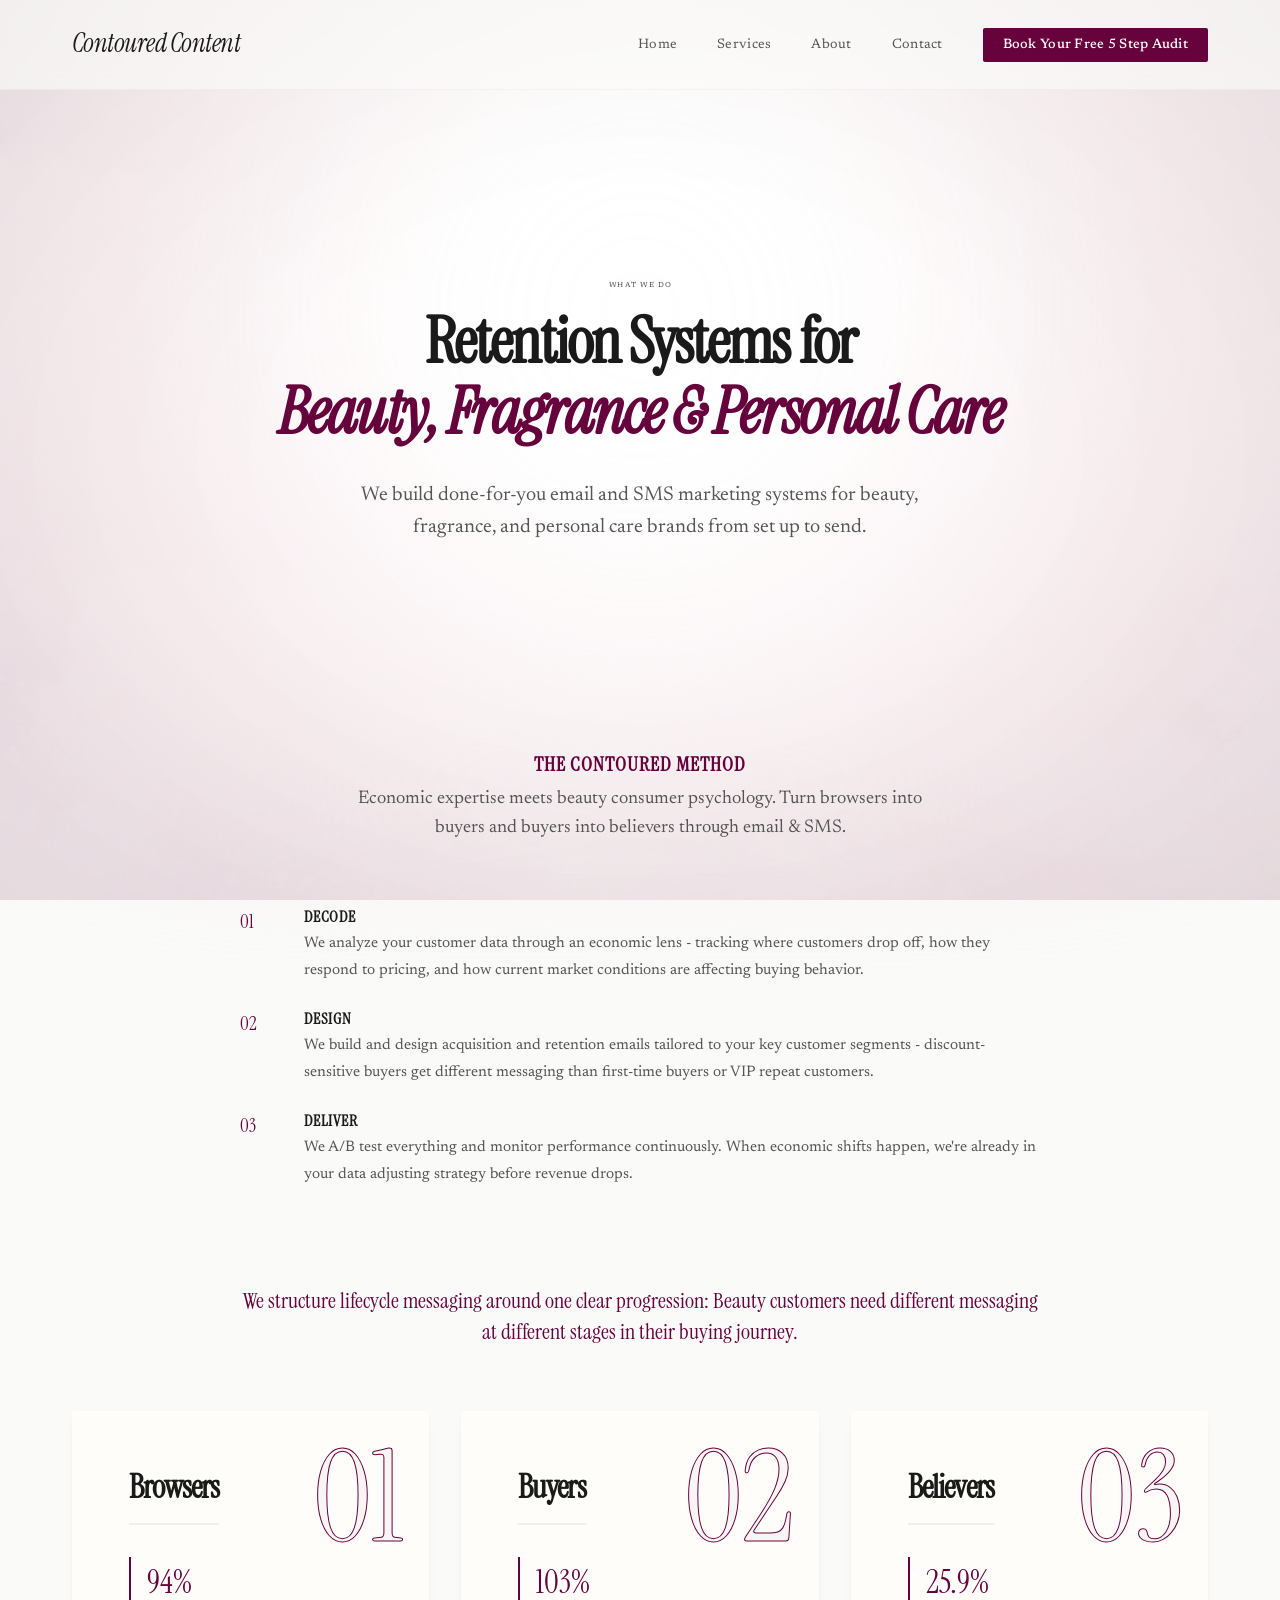
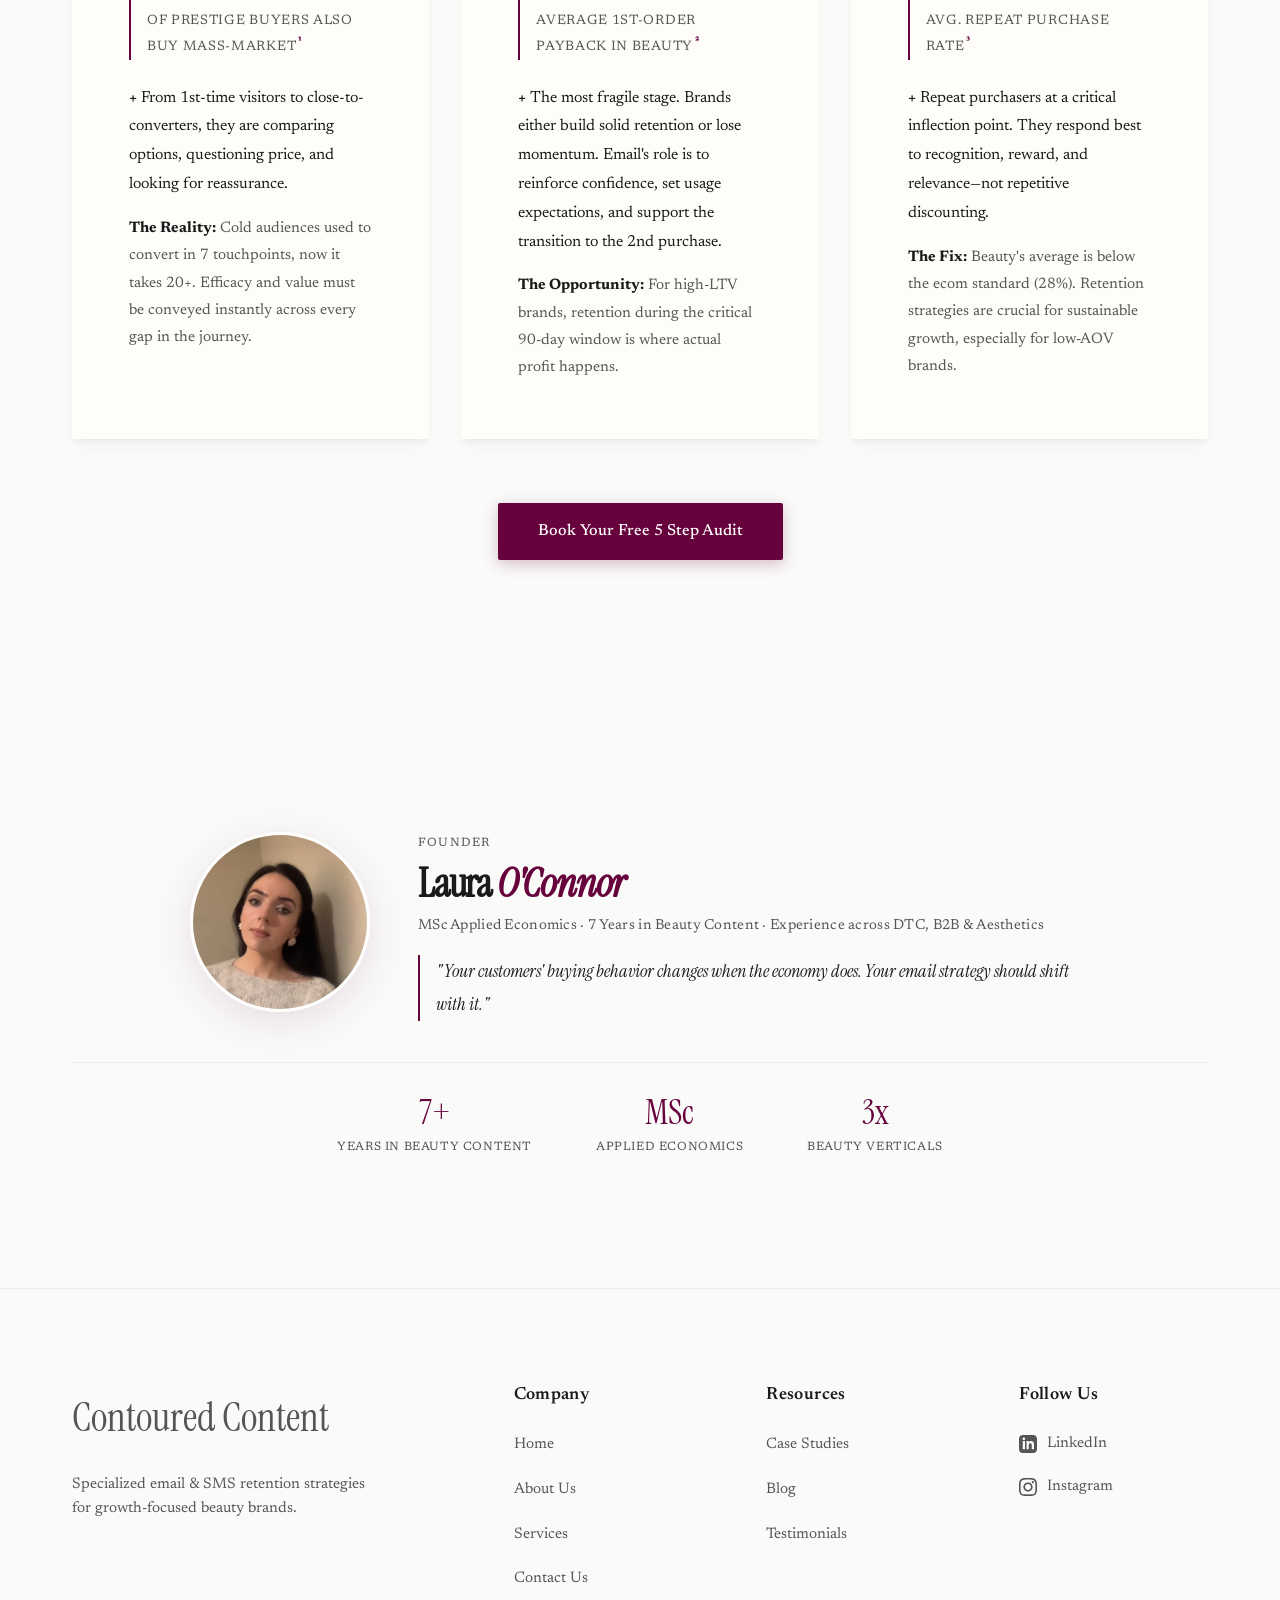
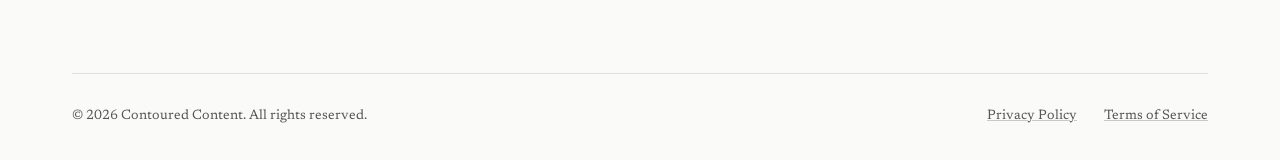
<file: about.html>
<!DOCTYPE html>
<html lang="en">

<head>
    <meta charset="UTF-8">
    <meta name="viewport" content="width=device-width, initial-scale=1.0">
    <title>About | Laura O'Connor | Contoured Content</title>
    <meta name="description"
        content="Meet Laura O'Connor, Founder of Contoured Content. MSc Applied Economics meets 7 years of beauty expertise.">

    <!-- Open Graph / Social Sharing -->
    <meta property="og:type" content="profile">
    <meta property="og:url" content="https://contouredcontent.com/about.html">
    <meta property="og:title" content="About | Laura O'Connor | Contoured Content">
    <meta property="og:description"
        content="Meet Laura O'Connor, Founder of Contoured Content. MSc Applied Economics meets 7 years of beauty expertise.">
    <meta property="og:image" content="https://contouredcontent.com/assets/og-image.png">

    <!-- Twitter Card -->
    <meta name="twitter:card" content="summary_large_image">
    <meta name="twitter:title" content="About | Laura O'Connor">
    <meta name="twitter:description" content="Founder of Contoured Content with MSc Applied Economics.">

    <!-- AI Engine Optimization Structured Data -->
    <script type="application/ld+json">
    {
        "@context": "https://schema.org",
        "@type": "Person",
        "@id": "https://contouredcontent.com/#lauraoconnor",
        "name": "Laura O'Connor",
        "jobTitle": "Founder",
        "worksFor": {
            "@type": "Organization",
            "@id": "https://contouredcontent.com/#organization",
            "name": "Contoured Content"
        },
        "alumniOf": {
            "@type": "EducationalOrganization",
            "name": "University College Dublin",
            "department": "MSc Applied Economics"
        },
        "description": "MSc Applied Economics, 7 Years in Beauty Content. Specialized in beauty brand retention strategy.",
        "knowsAbout": ["Email Marketing", "SMS Marketing", "Economics", "Beauty Industry", "Consumer Psychology", "Retention Strategy"],
        "sameAs": [
            "https://www.linkedin.com/in/laura-o-connor/"
        ]
    }
    </script>

    <!-- Design System Typography -->
    <link rel="preconnect" href="https://fonts.googleapis.com">
    <link rel="preconnect" href="https://fonts.gstatic.com" crossorigin>
    <link
        href="https://fonts.googleapis.com/css2?family=Instrument+Serif:ital@0;1&family=Newsreader:ital,opsz,wght@0,6..72,200..800;1,6..72,200..800&display=swap"
        rel="stylesheet">

    <link rel="stylesheet" href="styles.css">
</head>

<body>
    <!-- Skip Link for Keyboard Accessibility -->
    <a href="#about-hero" class="skip-link">Skip to main content</a>

    <!-- HEADER -->
    <header class="main-header" style="width: 100%;">
        <nav class="main-nav">
            <div class="container nav-container">
                <a href="index.html" class="nav-logo">Contoured Content</a>
                <ul class="nav-links">
                    <li><a href="index.html">Home</a></li>
                    <li><a href="services.html">Services</a></li>
                    <li><a href="about.html" class="active">About</a></li>
                    <li><a href="contact.html">Contact</a></li>
                    <li><a href="https://calendly.com/laura-ire/30min" target="_blank" class="nav-cta">Book Your Free 5
                            Step
                            Audit</a></li>
                </ul>
                <div class="nav-hamburger" onclick="toggleMobileMenu()">
                    <span></span><span></span><span></span>
                </div>
            </div>
        </nav>
        <div class="nav-overlay" onclick="toggleMobileMenu()"></div>
    </header>

    <main>
        <section class="about-hero" id="about-hero"
            style="position: relative; min-height: 80vh; display: flex; align-items: center; justify-content: center; padding-top: 100px; text-align: center;">
            <div class="hero-text-bg"></div>
            <div class="container" style="position: relative; z-index: 2;">
                <span class="hero-label reveal">What We Do</span>
                <h1 class="reveal" style="max-width: 900px; margin: 0 auto; font-size: 4rem; line-height: 1.1;">
                    Retention
                    Systems for <br><span class="editorial-italic text-accent">Beauty, Fragrance & Personal Care</span>
                </h1>
                <p class="reveal"
                    style="max-width: 600px; margin: 2rem auto 0; color: var(--color-text-muted); font-size: 1.25rem; line-height: 1.6;">
                    We build done-for-you email and SMS marketing systems for beauty, fragrance, and personal care
                    brands
                    from set up to send.
                </p>
            </div>
            </div>
        </section>
        <!-- THE CONTOURED METHOD -->
        <section class="method-section" style="padding-top: 2rem;">
            <div class="container">
                <div class="method-header reveal">
                    <h2 class="editorial-subhead"
                        style="margin-bottom: 0.5rem; font-size: 1.25rem; color: var(--color-accent); letter-spacing: 0.05em; text-align: center;">
                        The Contoured Method</h2>
                    <p
                        style="text-align: center; color: var(--color-text-muted); margin-bottom: 4rem; max-width: 600px; margin-left: auto; margin-right: auto; font-size: 1.15rem; line-height: 1.6;">
                        Economic expertise meets beauty consumer psychology. Turn browsers into buyers and buyers
                        into
                        believers through email & SMS.</p>
                </div>

                <div class="process-list reveal" style="max-width: 800px; margin: 0 auto 6rem;">
                    <div class="process-item">
                        <span class="process-number purple">01</span>
                        <div class="process-text">
                            <h3 class="editorial-subhead">Decode</h3>
                            <p>We analyze your customer data through an economic lens - tracking where customers
                                drop off, how they respond to pricing, and how current market conditions are
                                affecting buying behavior.</p>
                        </div>
                    </div>

                    <div class="process-item">
                        <span class="process-number purple">02</span>
                        <div class="process-text">
                            <h3 class="editorial-subhead">Design</h3>
                            <p>We build and design acquisition and retention emails tailored to your key customer
                                segments - discount-sensitive buyers get different messaging than first-time buyers
                                or VIP repeat customers.</p>
                        </div>
                    </div>

                    <div class="process-item">
                        <span class="process-number purple">03</span>
                        <div class="process-text">
                            <h3 class="editorial-subhead">Deliver</h3>
                            <p>We A/B test everything and monitor performance continuously. When economic shifts
                                happen, we're already in your data adjusting strategy before revenue drops.</p>
                        </div>
                    </div>
                </div>

                <!-- BROWSERS / BUYERS / BELIEVERS -->
                <div class="reveal" style="text-align: center; margin-bottom: 4rem;">
                    <p
                        style="font-size: 1.4rem; font-family: var(--font-heading); color: var(--color-accent); max-width: 800px; margin: 0 auto; line-height: 1.4;">
                        We structure lifecycle messaging around one clear progression: Beauty customers need
                        different
                        messaging at different stages in their buying journey.
                    </p>
                </div>

                <div class="bbb-grid reveal">
                    <!-- Browsers -->
                    <div class="bbb-card">
                        <div class="bbb-number">01</div>
                        <div class="bbb-content">
                            <h3 class="bbb-title">Browsers</h3>
                            <div
                                style="margin-bottom: 1.5rem; border-left: 2px solid var(--color-accent); padding-left: 1rem;">
                                <span
                                    style="font-size: 2rem; font-family: var(--font-heading); color: var(--color-accent); display: block;">94%</span>
                                <span
                                    style="font-size: 0.85rem; color: var(--color-text-muted); text-transform: uppercase; letter-spacing: 0.05em;">of
                                    prestige buyers also buy mass-market<sup class="footnote-marker"><span
                                            class="footnote-box">Mckinsey</span>¹</sup></span>
                            </div>
                            <p style="margin-bottom: 1rem;"><strong>+</strong> From 1st-time visitors to
                                close-to-converters, they are comparing options, questioning price, and looking for
                                reassurance.</p>
                            <p style="font-size: 0.95rem; color: var(--color-text-muted);"><strong
                                    style="color: var(--color-text-main);">The Reality:</strong> Cold audiences used
                                to
                                convert in 7 touchpoints, now it takes 20+. Efficacy and value must be conveyed
                                instantly
                                across every gap in the journey.</p>
                        </div>
                    </div>

                    <!-- Buyers -->
                    <div class="bbb-card">
                        <div class="bbb-number">02</div>
                        <div class="bbb-content">
                            <h3 class="bbb-title">Buyers</h3>
                            <div
                                style="margin-bottom: 1.5rem; border-left: 2px solid var(--color-accent); padding-left: 1rem;">
                                <span
                                    style="font-size: 2rem; font-family: var(--font-heading); color: var(--color-accent); display: block;">103%</span>
                                <span
                                    style="font-size: 0.85rem; color: var(--color-text-muted); text-transform: uppercase; letter-spacing: 0.05em;">Average
                                    1st-order payback in beauty<sup class="footnote-marker"><span
                                            class="footnote-box">Klaviyo Benchmarks</span>²</sup></span>
                            </div>
                            <p style="margin-bottom: 1rem;"><strong>+</strong> The most fragile stage. Brands either
                                build
                                solid retention or lose momentum. Email's role is to reinforce confidence, set usage
                                expectations, and support the transition to the 2nd purchase.</p>
                            <p style="font-size: 0.95rem; color: var(--color-text-muted);"><strong
                                    style="color: var(--color-text-main);">The Opportunity:</strong> For high-LTV
                                brands,
                                retention during the critical 90-day window is where actual profit happens.</p>
                        </div>
                    </div>

                    <!-- Believers -->
                    <div class="bbb-card">
                        <div class="bbb-number">03</div>
                        <div class="bbb-content">
                            <h3 class="bbb-title">Believers</h3>
                            <div
                                style="margin-bottom: 1.5rem; border-left: 2px solid var(--color-accent); padding-left: 1rem;">
                                <span
                                    style="font-size: 2rem; font-family: var(--font-heading); color: var(--color-accent); display: block;">25.9%</span>
                                <span
                                    style="font-size: 0.85rem; color: var(--color-text-muted); text-transform: uppercase; letter-spacing: 0.05em;">Avg.
                                    Repeat Purchase Rate<sup class="footnote-marker"><span
                                            class="footnote-box">Omnisend</span>³</sup></span>
                            </div>
                            <p style="margin-bottom: 1rem;"><strong>+</strong> Repeat purchasers at a critical
                                inflection
                                point. They respond best to recognition, reward, and relevance—not repetitive
                                discounting.
                            </p>
                            <p style="font-size: 0.95rem; color: var(--color-text-muted);"><strong
                                    style="color: var(--color-text-main);">The Fix:</strong> Beauty's average is
                                below
                                the
                                ecom standard (28%). Retention strategies are crucial for sustainable growth,
                                especially
                                for
                                low-AOV brands.</p>
                        </div>
                    </div>
                </div>

                <div style="text-align: center; margin-top: 4rem; margin-bottom: 3rem;">
                    <a href="https://calendly.com/laura-ire/30min" target="_blank" class="btn-primary">Book Your
                        Free 5
                        Step
                        Audit</a>
                </div>

            </div>
        </section>

        <!-- ABOUT SECTION: FOUNDER (Compact High-End) -->
        <section class="about-section about-compact" id="about" style="padding: 8rem 0;">
            <div class="container">
                <div class="about-compact-grid">
                    <!-- Left: Compact Image -->
                    <div class="about-image-compact">
                        <img src="./assets/founder.png" alt="Laura - Founder of Contoured Content">
                    </div>

                    <!-- Right: Streamlined Content -->
                    <div class="about-content-compact">
                        <span class="founder-label">Founder</span>
                        <h2 class="founder-title-compact">Laura <span
                                class="text-accent editorial-italic">O'Connor</span>
                        </h2>
                        <p class="founder-tagline">MSc Applied Economics · 7 Years in Beauty Content · Experience
                            across DTC, B2B & Aesthetics</p>

                        <p class="founder-quote">
                            "Your customers' buying behavior changes when the economy does. Your email strategy
                            should shift with it."
                        </p>
                    </div>
                </div>

                <!-- Stats Bar Below -->
                <div class="founder-stats-bar">
                    <div class="stat-item-compact">
                        <span class="stat-number">7+</span>
                        <span class="stat-label">Years in Beauty Content</span>
                    </div>
                    <div class="stat-item-compact">
                        <span class="stat-number">MSc</span>
                        <span class="stat-label">Applied Economics</span>
                    </div>
                    <div class="stat-item-compact">
                        <span class="stat-number">3x</span>
                        <span class="stat-label">Beauty Verticals</span>
                    </div>
                </div>
            </div>
        </section>
    </main>

    <!-- FOOTER -->
    <!-- COMPREHENSIVE SITE FOOTER -->
    <footer class="site-footer">
        <div class="container">
            <div class="footer-top">
                <!-- Brand & Subscribe -->
                <div class="footer-brand">
                    <a href="index.html" class="footer-logo">Contoured Content</a>
                    <p class="brand-subtext"
                        style="font-size: 0.95rem; line-height: 1.6; color: var(--color-text-muted); max-width: 300px;">
                        Specialized email &amp; SMS retention strategies for growth-focused beauty brands.</p>
                </div>

                <!-- Company Links -->
                <div class="footer-col">
                    <h4>Company</h4>
                    <ul>
                        <li><a href="index.html">Home</a></li>
                        <li><a href="about.html">About Us</a></li>
                        <li><a href="services.html">Services</a></li>
                        <li><a href="contact.html">Contact Us</a></li>
                    </ul>
                </div>

                <!-- Resources Links -->
                <div class="footer-col">
                    <h4>Resources</h4>
                    <ul>
                        <li><a href="index.html#results">Case Studies</a></li>
                        <li><a href="blog.html">Blog</a></li>
                        <li><a href="testimonials.html">Testimonials</a></li>
                    </ul>
                </div>

                <!-- Social Links -->
                <div class="footer-col">
                    <h4>Follow Us</h4>
                    <ul>
                        <li>
                            <a href="https://www.linkedin.com/in/laura-o-connor-949535272/" target="_blank"
                                class="social-link" rel="noopener">
                                <svg viewBox="0 0 24 24">
                                    <path
                                        d="M19 0h-14c-2.761 0-5 2.239-5 5v14c0 2.761 2.239 5 5 5h14c2.762 0 5-2.239 5-5v-14c0-2.761-2.238-5-5-5zm-11 19h-3v-11h3v11zm-1.5-12.268c-.966 0-1.75-.79-1.75-1.764s.784-1.764 1.75-1.764 1.75.79 1.75 1.764-.783 1.764-1.75 1.764zm13.5 12.268h-3v-5.604c0-3.368-4-3.113-4 0v5.604h-3v-11h3v1.765c1.396-2.586 7-2.777 7 2.476v6.759z" />
                                </svg>
                                LinkedIn
                            </a>
                        </li>
                        <li>
                            <a href="https://www.instagram.com/emailforbeauty" class="social-link" rel="noopener"
                                target="_blank">
                                <svg viewBox="0 0 24 24">
                                    <path
                                        d="M12 2.163c3.204 0 3.584.012 4.85.07 3.252.148 4.771 1.691 4.919 4.919.058 1.265.069 1.645.069 4.849 0 3.205-.012 3.584-.069 4.849-.149 3.225-1.664 4.771-4.919 4.919-1.266.058-1.644.07-4.85.07-3.204 0-3.584-.012-4.849-.07-3.26-.149-4.771-1.699-4.919-4.92-.058-1.265-.07-1.644-.07-4.849 0-3.204.013-3.583.07-4.849.149-3.227 1.664-4.771 4.919-4.919 1.266-.057 1.645-.069 4.849-.069zm0-2.163c-3.259 0-3.667.014-4.947.072-4.358.2-6.78 2.618-6.98 6.98-.059 1.281-.073 1.689-.073 4.948 0 3.259.014 3.668.072 4.948.2 4.358 2.618 6.78 6.98 6.98 1.281.058 1.689.072 4.948.072 3.259 0 3.668-.014 4.948-.072 4.354-.2 6.782-2.618 6.979-6.98.059-1.28.073-1.689.073-4.948 0-3.259-.014-3.667-.072-4.947-.196-4.354-2.617-6.78-6.979-6.98-1.281-.059-1.69-.073-4.949-.073zm0 5.838c-3.403 0-6.162 2.759-6.162 6.162s2.759 6.163 6.162 6.163 6.162-2.759 6.162-6.163c0-3.403-2.759-6.162-6.162-6.162zm0 10.162c-2.209 0-4-1.79-4-4 0-2.209 1.791-4 4-4s4 1.791 4 4c0 2.21-1.791 4-4 4zm6.406-11.845c-.796 0-1.441.645-1.441 1.44s.645 1.44 1.441 1.44c.795 0 1.439-.645 1.439-1.44s-.644-1.44-1.439-1.44z" />
                                </svg>
                                Instagram
                            </a>
                        </li>
                    </ul>
                </div>
            </div>

            <!-- Footer Bottom -->
            <div class="footer-bottom">
                <div class="footer-copyright">
                    &copy; 2026 Contoured Content. All rights reserved.
                </div>
                <div class="footer-legal">
                    <a href="privacy.html">Privacy Policy</a>
                    <a href="terms.html">Terms of Service</a>
                </div>
            </div>
        </div>
    </footer>

    <script>
        function toggleMobileMenu() {
            document.querySelector('.nav-links').classList.toggle('active');
            document.querySelector('.nav-hamburger').classList.toggle('active');
            document.querySelector('.nav-overlay').classList.toggle('active');
        }

        // Intersection Observer for Reveal Animations
        const observerOptions = { threshold: 0.1 };
        const observer = new IntersectionObserver((entries) => {
            entries.forEach(entry => {
                if (entry.isIntersecting) {
                    entry.target.classList.add('active');
                }
            });
        }, observerOptions);
        document.querySelectorAll('.reveal').forEach(el => observer.observe(el));
    </script>
</body>

</html>
</file>
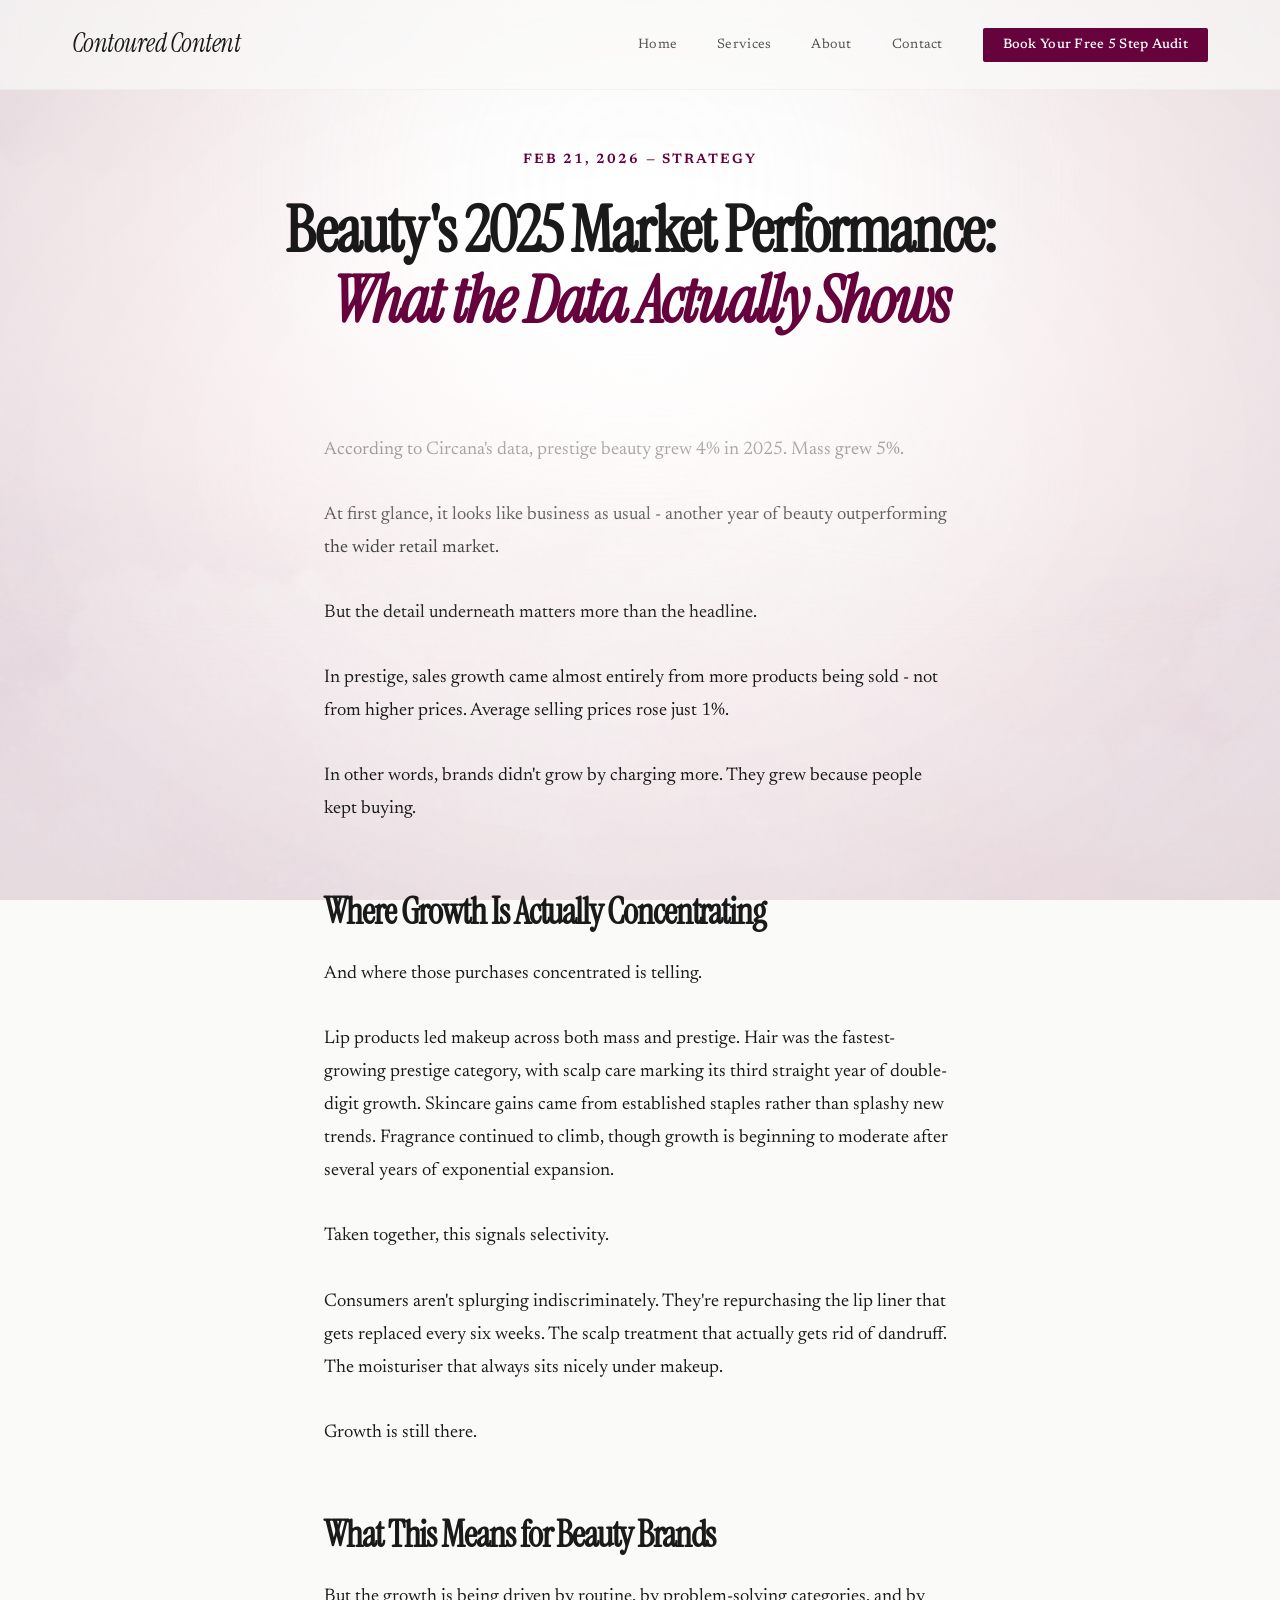
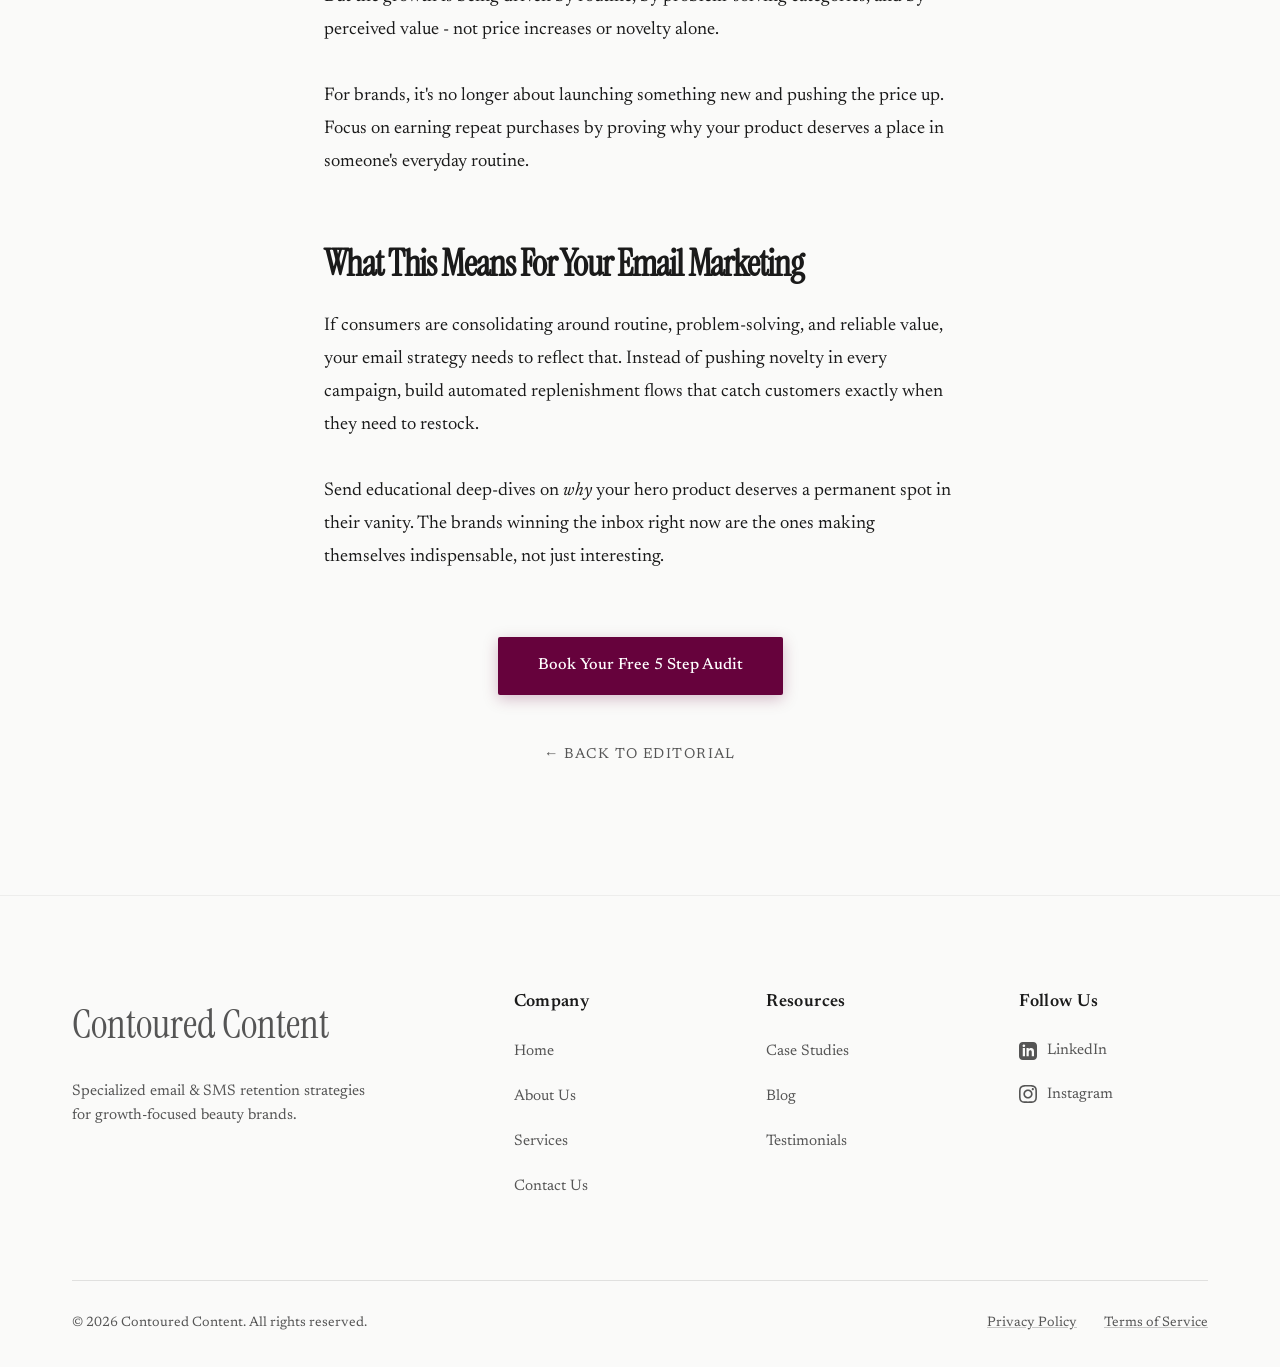
<file: blog-post-1.html>
<!DOCTYPE html>
<html lang="en">

<head>
    <meta charset="UTF-8">
    <meta name="viewport" content="width=device-width, initial-scale=1.0">
    <title>Beauty's 2025 Market Performance | Contoured Content</title>
    <meta name="description" content="Prestige beauty grew 4% in 2025 and mass grew 5% - but the detail underneath the headline tells a more interesting story about what's actually driving consumer spending.">

    <!-- Design System Typography -->
    <link rel="preconnect" href="https://fonts.googleapis.com">
    <link rel="preconnect" href="https://fonts.gstatic.com" crossorigin>
    <link
        href="https://fonts.googleapis.com/css2?family=Instrument+Serif:ital@0;1&family=Newsreader:ital,opsz,wght@0,6..72,200..800;1,6..72,200..800&display=swap"
        rel="stylesheet">

    <link rel="stylesheet" href="styles.css">
    <style>
        .article-hero {
            padding: 12rem 0 4rem;
            text-align: center;
        }

        .article-content {
            max-width: 680px;
            /* Optimal reading width */
            margin: 0 auto;
            padding: 0 1.5rem 8rem;
        }

        .article-content p {
            font-size: 1.15rem;
            line-height: 1.8;
            color: var(--color-text-main);
            margin-bottom: 2rem;
        }

        .article-content h2 {
            font-size: 2.25rem;
            margin: 4rem 0 1.5rem;
        }

        .article-content h3 {
            font-size: 1.75rem;
            margin: 3rem 0 1rem;
        }

        .article-content ul {
            margin-bottom: 2rem;
            padding-left: 1.5rem;
        }

        .article-content li {
            font-size: 1.15rem;
            line-height: 1.8;
            margin-bottom: 0.5rem;
        }

        .article-meta {
            font-size: 0.85rem;
            color: var(--color-accent);
            text-transform: uppercase;
            letter-spacing: 0.15em;
            font-weight: 600;
            margin-bottom: 1.5rem;
            display: block;
        }

        .back-link {
            display: inline-block;
            margin-top: 4rem;
            font-size: 0.9rem;
            color: var(--color-text-muted);
            text-decoration: none;
            text-transform: uppercase;
            letter-spacing: 0.1em;
            border-bottom: 1px solid transparent;
            transition: all 0.3s ease;
        }

        .back-link:hover {
            color: var(--color-accent);
            border-bottom: 1px solid var(--color-accent);
        }
    </style>
</head>

<body>
    <!-- NAVIGATION -->
    <nav class="main-nav">
        <div class="container nav-container">
            <a href="index.html" class="nav-logo">Contoured Content</a>
            <ul class="nav-links">
                <li><a href="index.html">Home</a></li>
                <li><a href="services.html">Services</a></li>
                <li><a href="about.html">About</a></li>
                <li><a href="contact.html">Contact</a></li>
                <li><a href="https://calendly.com/laura-ire/30min" target="_blank" class="nav-cta">Book Your Free 5 Step
                        Audit</a></li>
            </ul>
            <div class="nav-hamburger" onclick="toggleMobileMenu()">
                <span></span><span></span><span></span>
            </div>
        </div>
    </nav>
    <div class="nav-overlay" onclick="toggleMobileMenu()"></div>
    </header>
    <main>
        <article>
            <section class="article-hero"
                style="position: relative; touch-action: auto; display: flex; align-items: center; justify-content: center; padding-top: 150px;">
                <div class="hero-text-bg"></div>
                <div class="container" style="position: relative; z-index: 2; text-align: center;">
                    <span class="article-meta">Feb 21, 2026 &mdash; Strategy</span>
                    <h1 class=""
                        style="font-size: 4rem; margin-bottom: 2rem; max-width: 800px; margin-left: auto; margin-right: auto; line-height: 1.1;">
                        Beauty's 2025 Market Performance: <br><span class="editorial-italic text-accent">What the Data Actually Shows</span>
                    </h1>
                </div>
            </section>

            <div class="article-content">
                <!-- BLOG POST CONTENT GOES HERE -->

                <p>According to Circana's data, prestige beauty grew 4% in 2025. Mass grew 5%.</p>
                <p>At first glance, it looks like business as usual - another year of beauty outperforming the wider retail market.</p>
                <p>But the detail underneath matters more than the headline.</p>
                <p>In prestige, sales growth came almost entirely from more products being sold - not from higher prices. Average selling prices rose just 1%.</p>
                <p>In other words, brands didn't grow by charging more. They grew because people kept buying.</p>
                
                <h2>Where Growth Is Actually Concentrating</h2>
                <p>And where those purchases concentrated is telling.</p>
                <p>Lip products led makeup across both mass and prestige. Hair was the fastest-growing prestige category, with scalp care marking its third straight year of double-digit growth. Skincare gains came from established staples rather than splashy new trends. Fragrance continued to climb, though growth is beginning to moderate after several years of exponential expansion.</p>
                <p>Taken together, this signals selectivity.</p>
                <p>Consumers aren't splurging indiscriminately. They're repurchasing the lip liner that gets replaced every six weeks. The scalp treatment that actually gets rid of dandruff. The moisturiser that always sits nicely under makeup.</p>
                <p>Growth is still there.</p>

                <h2>What This Means for Beauty Brands</h2>
                <p>But the growth is being driven by routine, by problem-solving categories, and by perceived value - not price increases or novelty alone.</p>
                <p>For brands, it's no longer about launching something new and pushing the price up. Focus on earning repeat purchases by proving why your product deserves a place in someone's everyday routine.</p>

                <h2>What This Means For Your Email Marketing</h2>
                <p>If consumers are consolidating around routine, problem-solving, and reliable value, your email strategy needs to reflect that. Instead of pushing novelty in every campaign, build automated replenishment flows that catch customers exactly when they need to restock.</p>
                <p>Send educational deep-dives on <em>why</em> your hero product deserves a permanent spot in their vanity. The brands winning the inbox right now are the ones making themselves indispensable, not just interesting.</p>

                <!-- Back to Blog Link and CTA -->
                <div style="text-align: center; margin-top: 4rem;">
                    <a href="https://calendly.com/laura-ire/30min" target="_blank" class="btn-primary"
                        style="display: inline-block; margin-bottom: 2rem;">Book Your Free 5 Step Audit</a>
                    <br>
                    <a href="blog.html" class="back-link" style="margin-top: 1rem;">&larr; Back to Editorial</a>
                </div>
            </div>
        </article>
    </main>

        <!-- FOOTER -->
    <!-- COMPREHENSIVE SITE FOOTER -->
    <footer class="site-footer">
        <div class="container">
            <div class="footer-top">
                <!-- Brand & Subscribe -->
                <div class="footer-brand">
                    <a href="index.html" class="footer-logo">Contoured Content</a>
                    <p class="brand-subtext"
                        style="font-size: 0.95rem; line-height: 1.6; color: var(--color-text-muted); max-width: 300px;">
                        Specialized email &amp; SMS retention strategies for growth-focused beauty brands.</p>
                </div>

                <!-- Company Links -->
                <div class="footer-col">
                    <h4>Company</h4>
                    <ul>
                        <li><a href="index.html">Home</a></li>
                        <li><a href="about.html">About Us</a></li>
                        <li><a href="services.html">Services</a></li>
                        <li><a href="contact.html">Contact Us</a></li>
                    </ul>
                </div>

                <!-- Resources Links -->
                <div class="footer-col">
                    <h4>Resources</h4>
                    <ul>
                        <li><a href="index.html#results">Case Studies</a></li>
                        <li><a href="blog.html">Blog</a></li>
                        <li><a href="testimonials.html">Testimonials</a></li>
                    </ul>
                </div>

                <!-- Social Links -->
                <div class="footer-col">
                    <h4>Follow Us</h4>
                    <ul>
                        <li>
                            <a href="https://www.linkedin.com/in/laura-o-connor-949535272/" target="_blank"
                                class="social-link" rel="noopener">
                                <svg viewBox="0 0 24 24">
                                    <path
                                        d="M19 0h-14c-2.761 0-5 2.239-5 5v14c0 2.761 2.239 5 5 5h14c2.762 0 5-2.239 5-5v-14c0-2.761-2.238-5-5-5zm-11 19h-3v-11h3v11zm-1.5-12.268c-.966 0-1.75-.79-1.75-1.764s.784-1.764 1.75-1.764 1.75.79 1.75 1.764-.783 1.764-1.75 1.764zm13.5 12.268h-3v-5.604c0-3.368-4-3.113-4 0v5.604h-3v-11h3v1.765c1.396-2.586 7-2.777 7 2.476v6.759z" />
                                </svg>
                                LinkedIn
                            </a>
                        </li>
                        <li>
                            <a href="https://www.instagram.com/emailforbeauty" class="social-link" rel="noopener"
                                target="_blank">
                                <svg viewBox="0 0 24 24">
                                    <path
                                        d="M12 2.163c3.204 0 3.584.012 4.85.07 3.252.148 4.771 1.691 4.919 4.919.058 1.265.069 1.645.069 4.849 0 3.205-.012 3.584-.069 4.849-.149 3.225-1.664 4.771-4.919 4.919-1.266.058-1.644.07-4.85.07-3.204 0-3.584-.012-4.849-.07-3.26-.149-4.771-1.699-4.919-4.92-.058-1.265-.07-1.644-.07-4.849 0-3.204.013-3.583.07-4.849.149-3.227 1.664-4.771 4.919-4.919 1.266-.057 1.645-.069 4.849-.069zm0-2.163c-3.259 0-3.667.014-4.947.072-4.358.2-6.78 2.618-6.98 6.98-.059 1.281-.073 1.689-.073 4.948 0 3.259.014 3.668.072 4.948.2 4.358 2.618 6.78 6.98 6.98 1.281.058 1.689.072 4.948.072 3.259 0 3.668-.014 4.948-.072 4.354-.2 6.782-2.618 6.979-6.98.059-1.28.073-1.689.073-4.948 0-3.259-.014-3.667-.072-4.947-.196-4.354-2.617-6.78-6.979-6.98-1.281-.059-1.69-.073-4.949-.073zm0 5.838c-3.403 0-6.162 2.759-6.162 6.162s2.759 6.163 6.162 6.163 6.162-2.759 6.162-6.163c0-3.403-2.759-6.162-6.162-6.162zm0 10.162c-2.209 0-4-1.79-4-4 0-2.209 1.791-4 4-4s4 1.791 4 4c0 2.21-1.791 4-4 4zm6.406-11.845c-.796 0-1.441.645-1.441 1.44s.645 1.44 1.441 1.44c.795 0 1.439-.645 1.439-1.44s-.644-1.44-1.439-1.44z" />
                                </svg>
                                Instagram
                            </a>
                        </li>
                    </ul>
                </div>
            </div>

            <!-- Footer Bottom -->
            <div class="footer-bottom">
                <div class="footer-copyright">
                    &copy; 2026 Contoured Content. All rights reserved.
                </div>
                <div class="footer-legal">
                    <a href="privacy.html">Privacy Policy</a>
                    <a href="terms.html">Terms of Service</a>
                </div>
            </div>
        </div>
    </footer>

    <script>
        function toggleMobileMenu() {
            document.querySelector('.nav-links').classList.toggle('active');
            document.querySelector('.nav-hamburger').classList.toggle('active');
            document.querySelector('.nav-overlay').classList.toggle('active');
        }

        // Intersection Observer for Reveal Animations
        const observerOptions = { threshold: 0.1 };
        const observer = new IntersectionObserver((entries) => {
            entries.forEach(entry => {
                if (entry.isIntersecting) {
                    entry.target.classList.add('active');
                }
            });
        }, observerOptions);
        document.querySelectorAll('.reveal').forEach(el => observer.observe(el));
    </script>
</body>

</html>
</file>
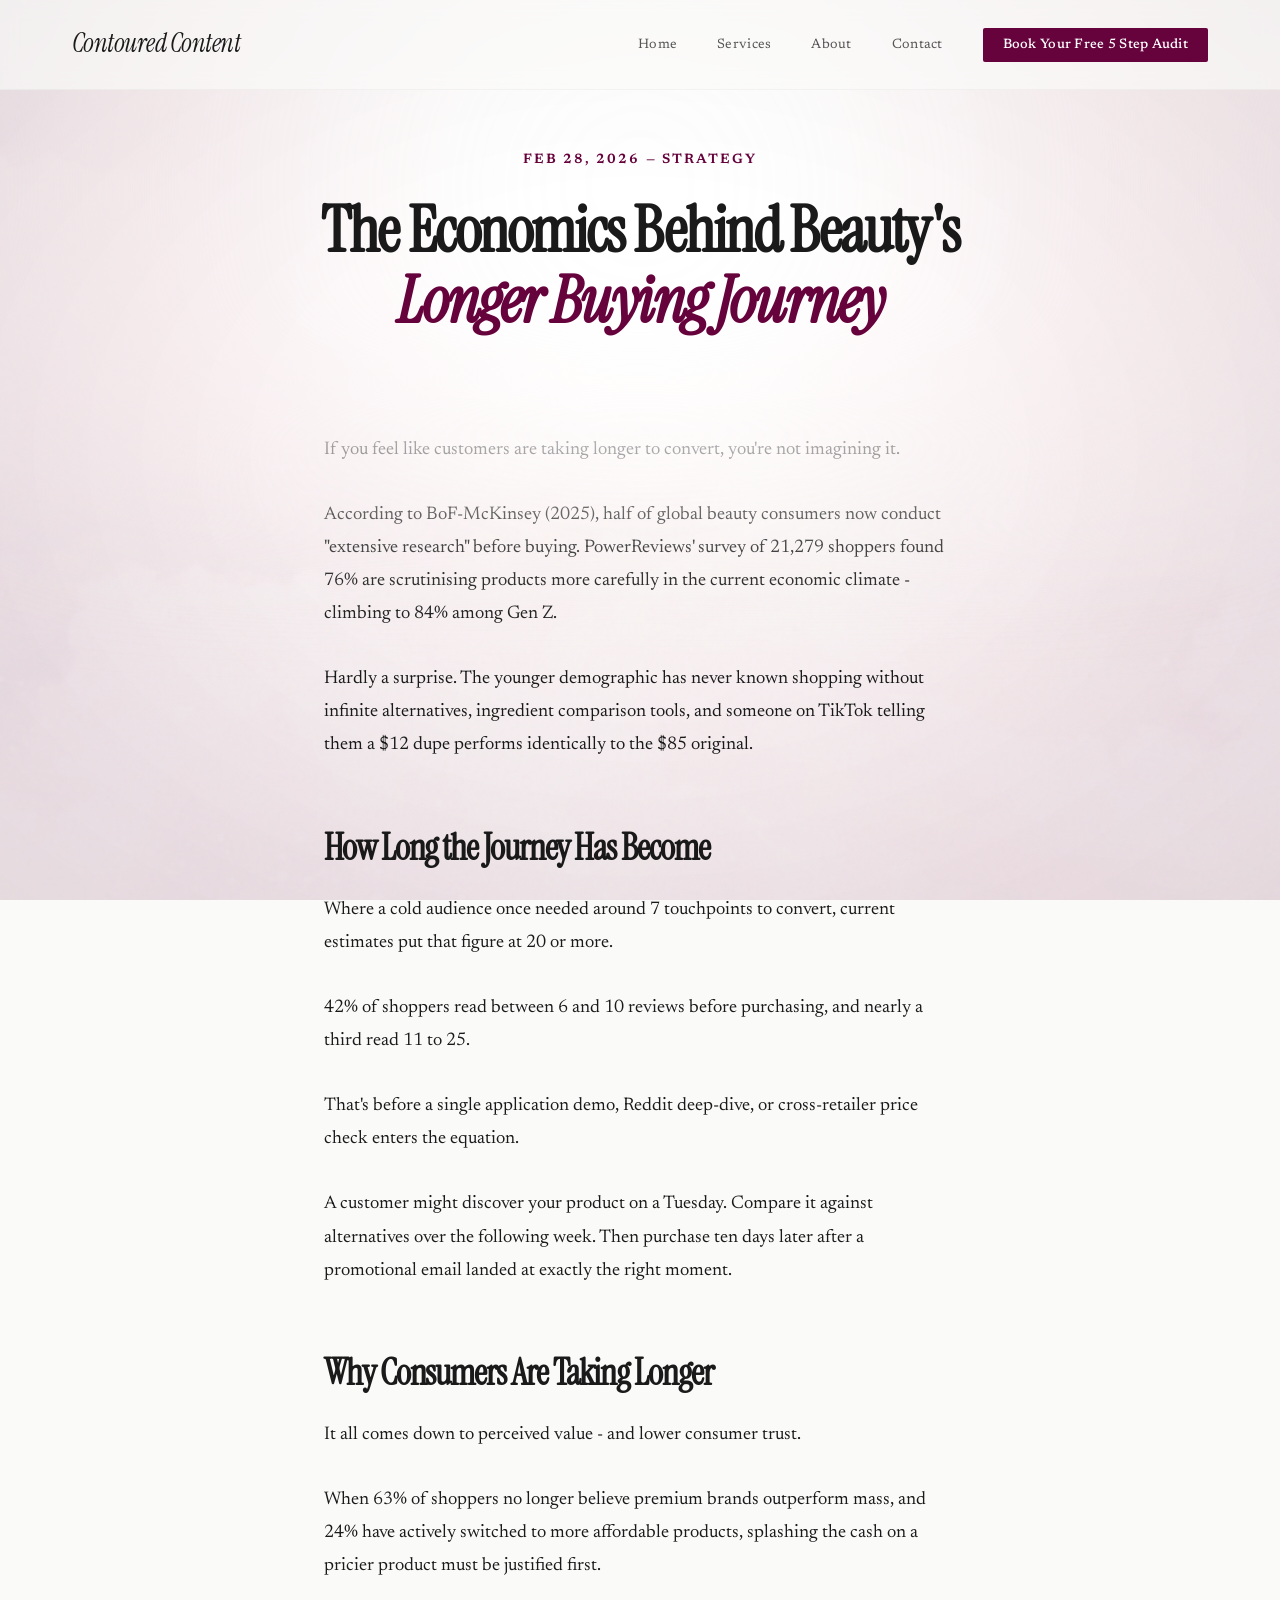
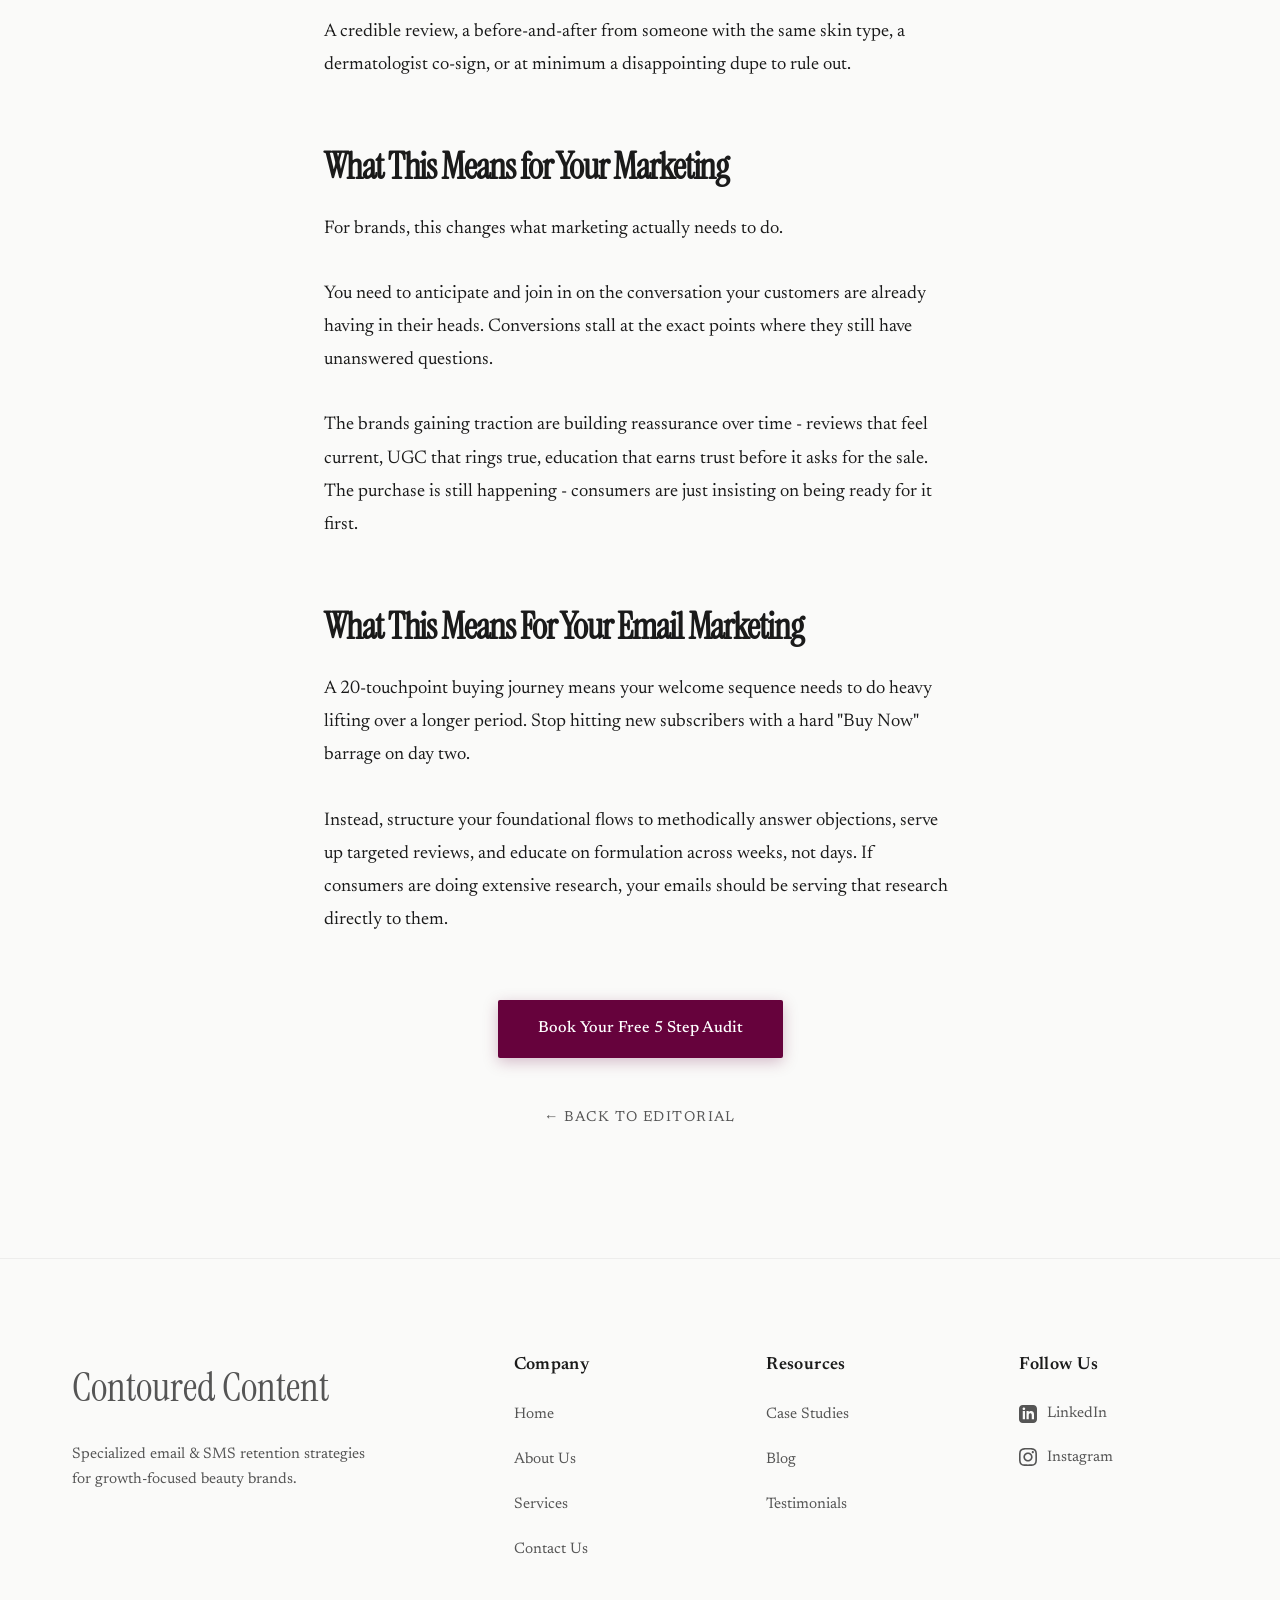
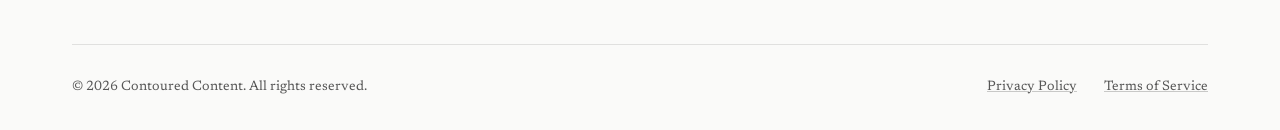
<file: blog-post-2.html>
<!DOCTYPE html>
<html lang="en">

<head>
    <meta charset="UTF-8">
    <meta name="viewport" content="width=device-width, initial-scale=1.0">
    <title>The Economics Behind Beauty's Longer Buying Journey | Contoured Content</title>
    <meta name="description" content="Cold audiences used to covert in 7 touchpoints. Now it takes 20+. Here is the economic reality driving the hesitation and how your email strategy needs to adapt.">

    <!-- Design System Typography -->
    <link rel="preconnect" href="https://fonts.googleapis.com">
    <link rel="preconnect" href="https://fonts.gstatic.com" crossorigin>
    <link
        href="https://fonts.googleapis.com/css2?family=Instrument+Serif:ital@0;1&family=Newsreader:ital,opsz,wght@0,6..72,200..800;1,6..72,200..800&display=swap"
        rel="stylesheet">

    <link rel="stylesheet" href="styles.css">
    <style>
        .article-hero {
            padding: 12rem 0 4rem;
            text-align: center;
        }

        .article-content {
            max-width: 680px;
            /* Optimal reading width */
            margin: 0 auto;
            padding: 0 1.5rem 8rem;
        }

        .article-content p {
            font-size: 1.15rem;
            line-height: 1.8;
            color: var(--color-text-main);
            margin-bottom: 2rem;
        }

        .article-content h2 {
            font-size: 2.25rem;
            margin: 4rem 0 1.5rem;
        }

        .article-content h3 {
            font-size: 1.75rem;
            margin: 3rem 0 1rem;
        }

        .article-content ul {
            margin-bottom: 2rem;
            padding-left: 1.5rem;
        }

        .article-content li {
            font-size: 1.15rem;
            line-height: 1.8;
            margin-bottom: 0.5rem;
        }

        .article-meta {
            font-size: 0.85rem;
            color: var(--color-accent);
            text-transform: uppercase;
            letter-spacing: 0.15em;
            font-weight: 600;
            margin-bottom: 1.5rem;
            display: block;
        }

        .back-link {
            display: inline-block;
            margin-top: 4rem;
            font-size: 0.9rem;
            color: var(--color-text-muted);
            text-decoration: none;
            text-transform: uppercase;
            letter-spacing: 0.1em;
            border-bottom: 1px solid transparent;
            transition: all 0.3s ease;
        }

        .back-link:hover {
            color: var(--color-accent);
            border-bottom: 1px solid var(--color-accent);
        }
    </style>
</head>

<body>
    <!-- NAVIGATION -->
    <nav class="main-nav">
        <div class="container nav-container">
            <a href="index.html" class="nav-logo">Contoured Content</a>
            <ul class="nav-links">
                <li><a href="index.html">Home</a></li>
                <li><a href="services.html">Services</a></li>
                <li><a href="about.html">About</a></li>
                <li><a href="contact.html">Contact</a></li>
                <li><a href="https://calendly.com/laura-ire/30min" target="_blank" class="nav-cta">Book Your Free 5 Step
                        Audit</a></li>
            </ul>
            <div class="nav-hamburger" onclick="toggleMobileMenu()">
                <span></span><span></span><span></span>
            </div>
        </div>
    </nav>
    <div class="nav-overlay" onclick="toggleMobileMenu()"></div>
    </header>
    <main>
        <article>
            <section class="article-hero"
                style="position: relative; touch-action: auto; display: flex; align-items: center; justify-content: center; padding-top: 150px;">
                <div class="hero-text-bg"></div>
                <div class="container" style="position: relative; z-index: 2; text-align: center;">
                    <span class="article-meta">Feb 28, 2026 &mdash; Strategy</span>
                    <h1 class=""
                        style="font-size: 4rem; margin-bottom: 2rem; max-width: 800px; margin-left: auto; margin-right: auto; line-height: 1.1;">
                        The Economics Behind Beauty's <br><span class="editorial-italic text-accent">Longer Buying Journey</span>
                    </h1>
                </div>
            </section>

            <div class="article-content">
                <!-- BLOG POST CONTENT GOES HERE -->

                <p>If you feel like customers are taking longer to convert, you're not imagining it.</p>
                <p>According to BoF-McKinsey (2025), half of global beauty consumers now conduct "extensive research" before buying. PowerReviews' survey of 21,279 shoppers found 76% are scrutinising products more carefully in the current economic climate - climbing to 84% among Gen Z.</p>
                <p>Hardly a surprise. The younger demographic has never known shopping without infinite alternatives, ingredient comparison tools, and someone on TikTok telling them a $12 dupe performs identically to the $85 original.</p>

                <h2>How Long the Journey Has Become</h2>
                <p>Where a cold audience once needed around 7 touchpoints to convert, current estimates put that figure at 20 or more.</p>
                <p>42% of shoppers read between 6 and 10 reviews before purchasing, and nearly a third read 11 to 25.</p>
                <p>That's before a single application demo, Reddit deep-dive, or cross-retailer price check enters the equation.</p>
                <p>A customer might discover your product on a Tuesday. Compare it against alternatives over the following week. Then purchase ten days later after a promotional email landed at exactly the right moment.</p>

                <h2>Why Consumers Are Taking Longer</h2>
                <p>It all comes down to perceived value - and lower consumer trust.</p>
                <p>When 63% of shoppers no longer believe premium brands outperform mass, and 24% have actively switched to more affordable products, splashing the cash on a pricier product must be justified first.</p>
                <p>A credible review, a before-and-after from someone with the same skin type, a dermatologist co-sign, or at minimum a disappointing dupe to rule out.</p>

                <h2>What This Means for Your Marketing</h2>
                <p>For brands, this changes what marketing actually needs to do.</p>
                <p>You need to anticipate and join in on the conversation your customers are already having in their heads. Conversions stall at the exact points where they still have unanswered questions.</p>
                <p>The brands gaining traction are building reassurance over time - reviews that feel current, UGC that rings true, education that earns trust before it asks for the sale. The purchase is still happening - consumers are just insisting on being ready for it first.</p>

                <h2>What This Means For Your Email Marketing</h2>
                <p>A 20-touchpoint buying journey means your welcome sequence needs to do heavy lifting over a longer period. Stop hitting new subscribers with a hard "Buy Now" barrage on day two.</p>
                <p>Instead, structure your foundational flows to methodically answer objections, serve up targeted reviews, and educate on formulation across weeks, not days. If consumers are doing extensive research, your emails should be serving that research directly to them.</p>

                <!-- Back to Blog Link and CTA -->
                <div style="text-align: center; margin-top: 4rem;">
                    <a href="https://calendly.com/laura-ire/30min" target="_blank" class="btn-primary"
                        style="display: inline-block; margin-bottom: 2rem;">Book Your Free 5 Step Audit</a>
                    <br>
                    <a href="blog.html" class="back-link" style="margin-top: 1rem;">&larr; Back to Editorial</a>
                </div>
            </div>
        </article>
    </main>

        <!-- FOOTER -->
    <!-- COMPREHENSIVE SITE FOOTER -->
    <footer class="site-footer">
        <div class="container">
            <div class="footer-top">
                <!-- Brand & Subscribe -->
                <div class="footer-brand">
                    <a href="index.html" class="footer-logo">Contoured Content</a>
                    <p class="brand-subtext"
                        style="font-size: 0.95rem; line-height: 1.6; color: var(--color-text-muted); max-width: 300px;">
                        Specialized email &amp; SMS retention strategies for growth-focused beauty brands.</p>
                </div>

                <!-- Company Links -->
                <div class="footer-col">
                    <h4>Company</h4>
                    <ul>
                        <li><a href="index.html">Home</a></li>
                        <li><a href="about.html">About Us</a></li>
                        <li><a href="services.html">Services</a></li>
                        <li><a href="contact.html">Contact Us</a></li>
                    </ul>
                </div>

                <!-- Resources Links -->
                <div class="footer-col">
                    <h4>Resources</h4>
                    <ul>
                        <li><a href="index.html#results">Case Studies</a></li>
                        <li><a href="blog.html">Blog</a></li>
                        <li><a href="testimonials.html">Testimonials</a></li>
                    </ul>
                </div>

                <!-- Social Links -->
                <div class="footer-col">
                    <h4>Follow Us</h4>
                    <ul>
                        <li>
                            <a href="https://www.linkedin.com/in/laura-o-connor-949535272/" target="_blank"
                                class="social-link" rel="noopener">
                                <svg viewBox="0 0 24 24">
                                    <path
                                        d="M19 0h-14c-2.761 0-5 2.239-5 5v14c0 2.761 2.239 5 5 5h14c2.762 0 5-2.239 5-5v-14c0-2.761-2.238-5-5-5zm-11 19h-3v-11h3v11zm-1.5-12.268c-.966 0-1.75-.79-1.75-1.764s.784-1.764 1.75-1.764 1.75.79 1.75 1.764-.783 1.764-1.75 1.764zm13.5 12.268h-3v-5.604c0-3.368-4-3.113-4 0v5.604h-3v-11h3v1.765c1.396-2.586 7-2.777 7 2.476v6.759z" />
                                </svg>
                                LinkedIn
                            </a>
                        </li>
                        <li>
                            <a href="https://www.instagram.com/emailforbeauty" class="social-link" rel="noopener"
                                target="_blank">
                                <svg viewBox="0 0 24 24">
                                    <path
                                        d="M12 2.163c3.204 0 3.584.012 4.85.07 3.252.148 4.771 1.691 4.919 4.919.058 1.265.069 1.645.069 4.849 0 3.205-.012 3.584-.069 4.849-.149 3.225-1.664 4.771-4.919 4.919-1.266.058-1.644.07-4.85.07-3.204 0-3.584-.012-4.849-.07-3.26-.149-4.771-1.699-4.919-4.92-.058-1.265-.07-1.644-.07-4.849 0-3.204.013-3.583.07-4.849.149-3.227 1.664-4.771 4.919-4.919 1.266-.057 1.645-.069 4.849-.069zm0-2.163c-3.259 0-3.667.014-4.947.072-4.358.2-6.78 2.618-6.98 6.98-.059 1.281-.073 1.689-.073 4.948 0 3.259.014 3.668.072 4.948.2 4.358 2.618 6.78 6.98 6.98 1.281.058 1.689.072 4.948.072 3.259 0 3.668-.014 4.948-.072 4.354-.2 6.782-2.618 6.979-6.98.059-1.28.073-1.689.073-4.948 0-3.259-.014-3.667-.072-4.947-.196-4.354-2.617-6.78-6.979-6.98-1.281-.059-1.69-.073-4.949-.073zm0 5.838c-3.403 0-6.162 2.759-6.162 6.162s2.759 6.163 6.162 6.163 6.162-2.759 6.162-6.163c0-3.403-2.759-6.162-6.162-6.162zm0 10.162c-2.209 0-4-1.79-4-4 0-2.209 1.791-4 4-4s4 1.791 4 4c0 2.21-1.791 4-4 4zm6.406-11.845c-.796 0-1.441.645-1.441 1.44s.645 1.44 1.441 1.44c.795 0 1.439-.645 1.439-1.44s-.644-1.44-1.439-1.44z" />
                                </svg>
                                Instagram
                            </a>
                        </li>
                    </ul>
                </div>
            </div>

            <!-- Footer Bottom -->
            <div class="footer-bottom">
                <div class="footer-copyright">
                    &copy; 2026 Contoured Content. All rights reserved.
                </div>
                <div class="footer-legal">
                    <a href="privacy.html">Privacy Policy</a>
                    <a href="terms.html">Terms of Service</a>
                </div>
            </div>
        </div>
    </footer>

    <script>
        function toggleMobileMenu() {
            document.querySelector('.nav-links').classList.toggle('active');
            document.querySelector('.nav-hamburger').classList.toggle('active');
            document.querySelector('.nav-overlay').classList.toggle('active');
        }

        // Intersection Observer for Reveal Animations
        const observerOptions = { threshold: 0.1 };
        const observer = new IntersectionObserver((entries) => {
            entries.forEach(entry => {
                if (entry.isIntersecting) {
                    entry.target.classList.add('active');
                }
            });
        }, observerOptions);
        document.querySelectorAll('.reveal').forEach(el => observer.observe(el));
    </script>
</body>

</html>
</file>
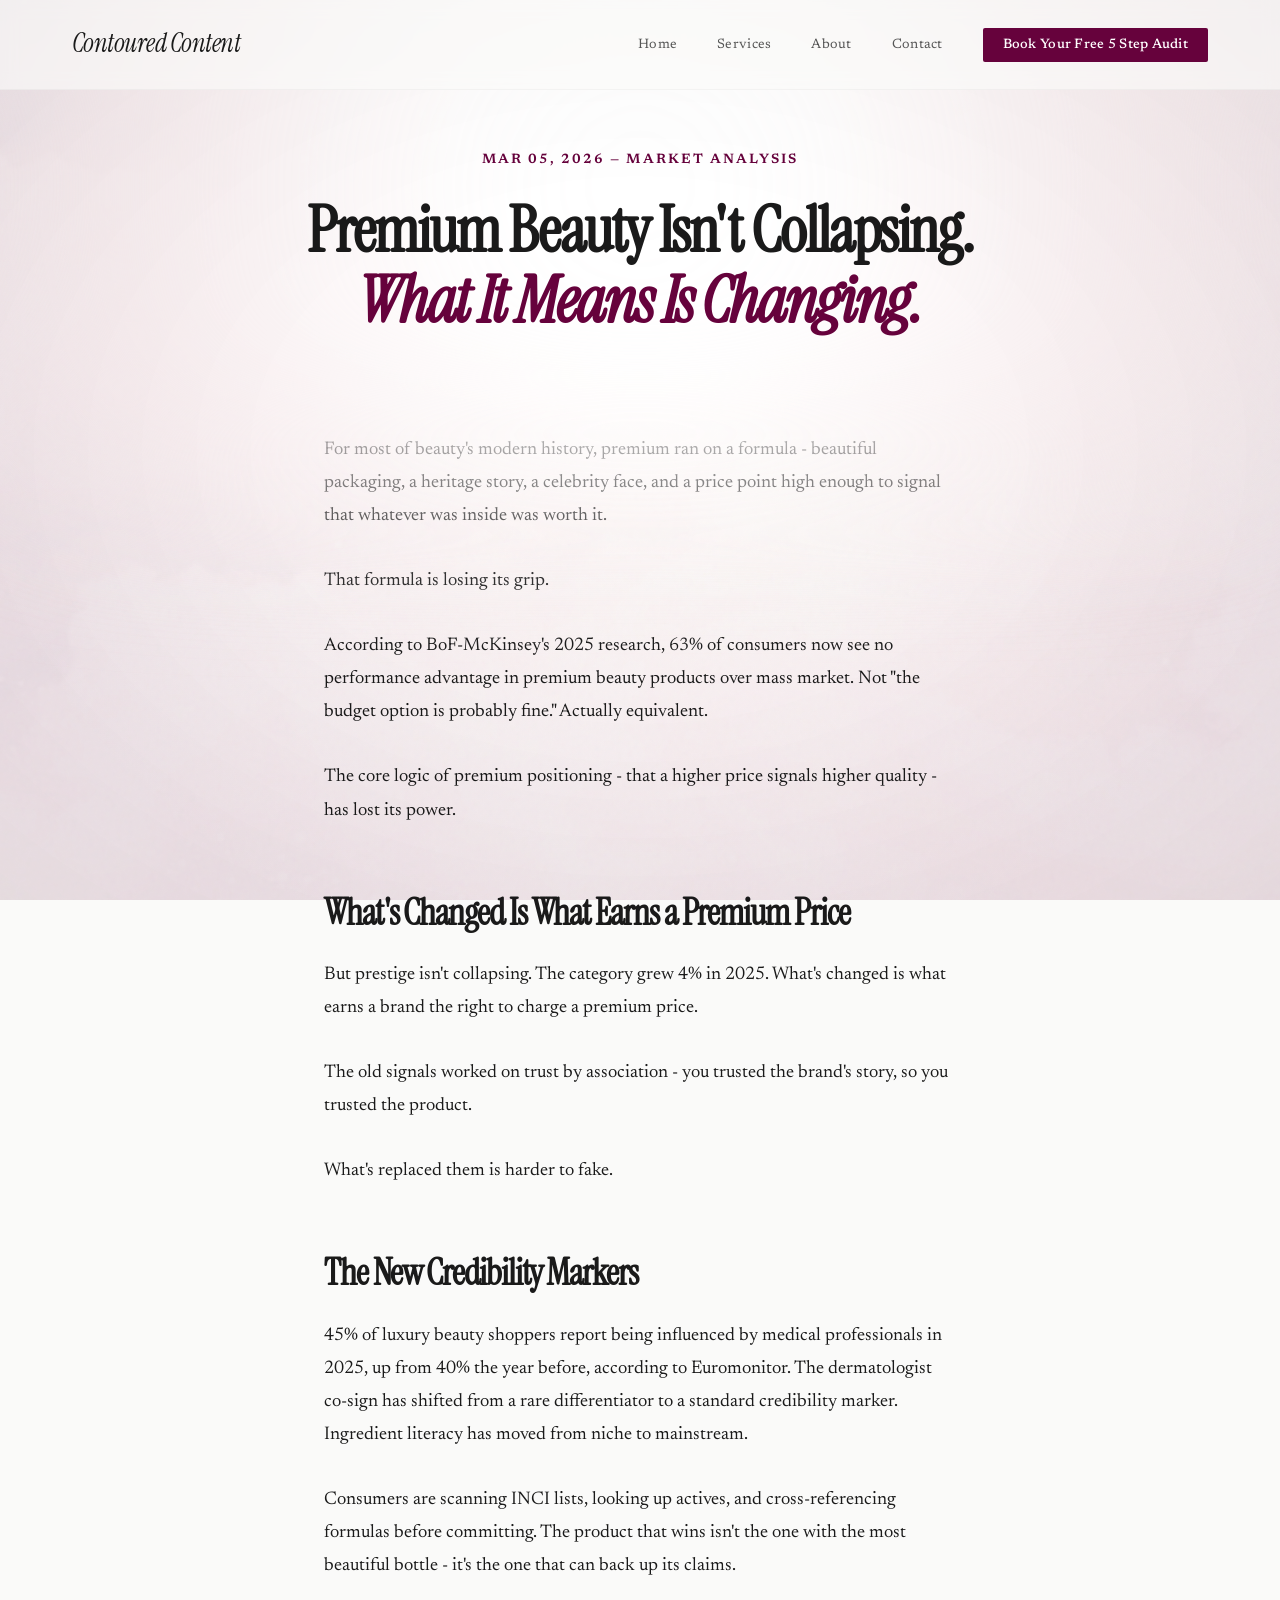
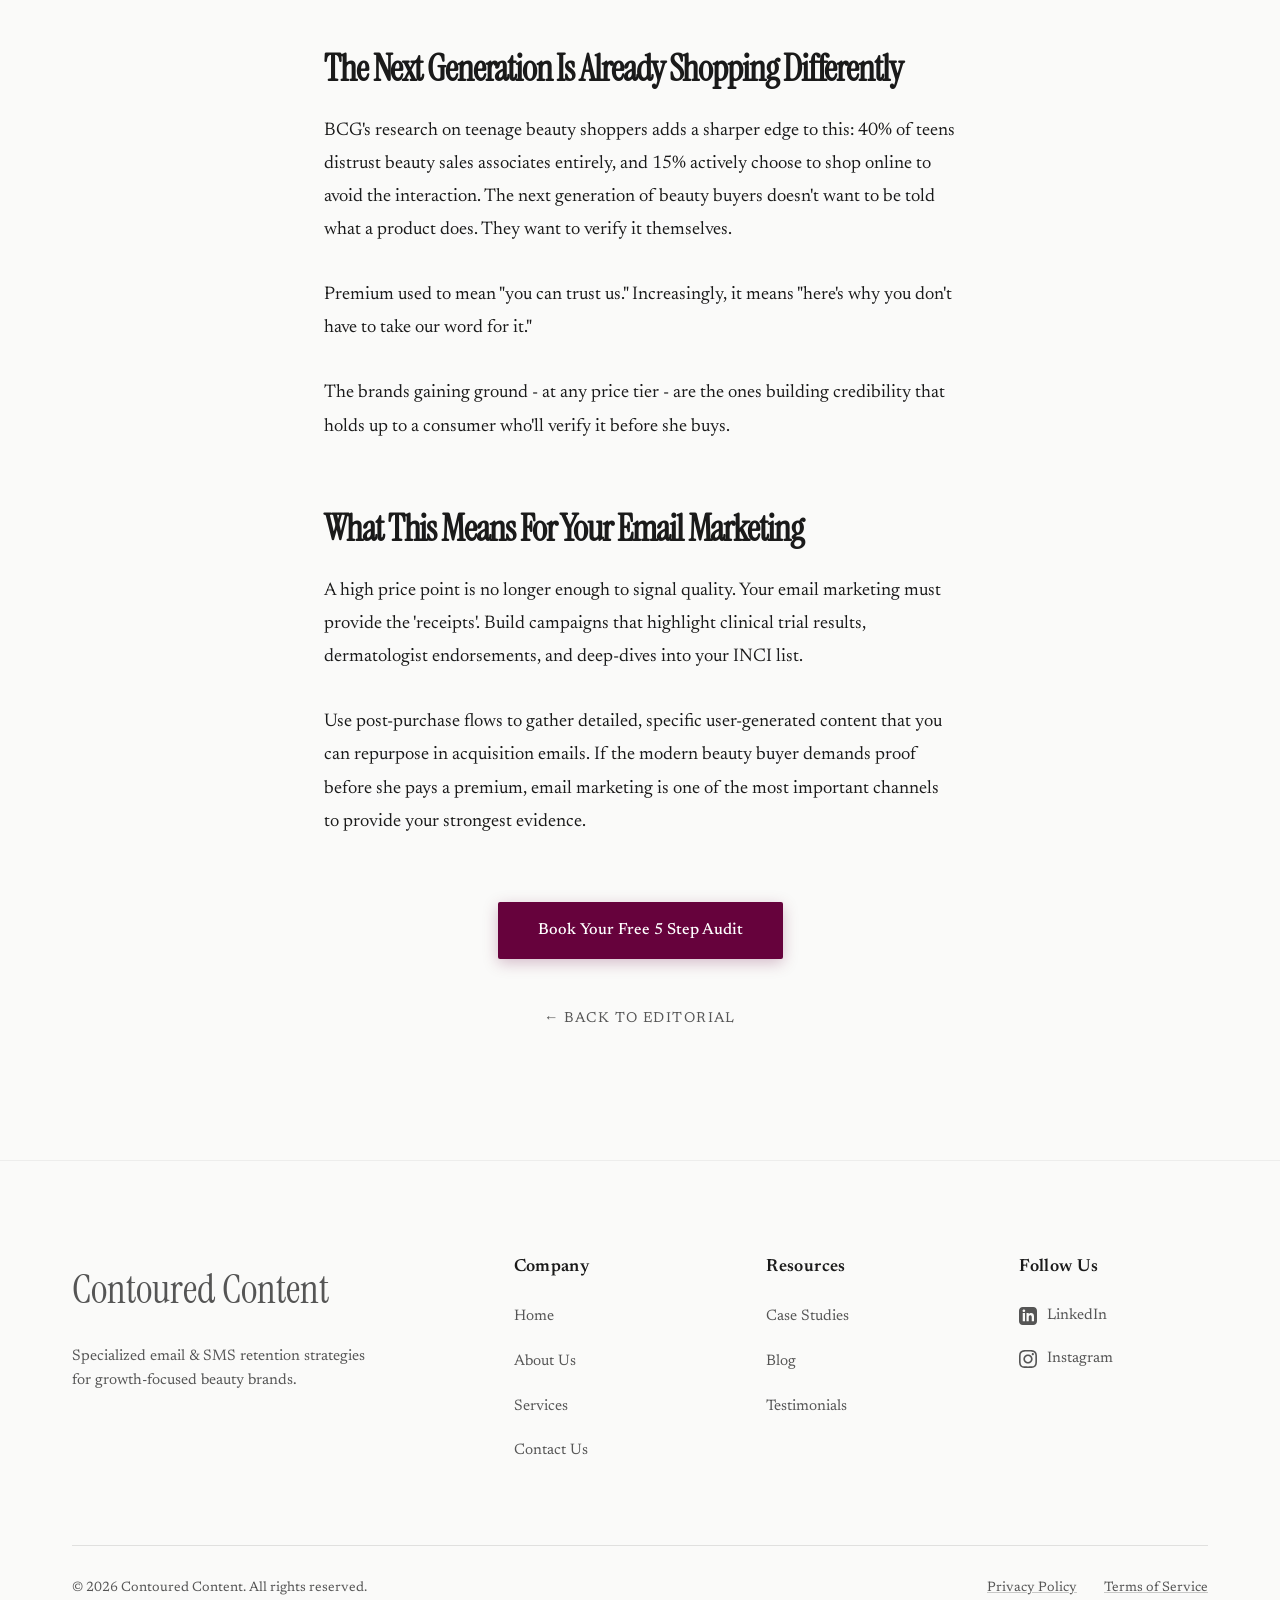
<file: blog-post-3.html>
<!DOCTYPE html>
<html lang="en">

<head>
    <meta charset="UTF-8">
    <meta name="viewport" content="width=device-width, initial-scale=1.0">
    <title>Premium Beauty Isn't Collapsing. What It Means Is Changing. | Contoured Content</title>
    <meta name="description" content="The definition of 'premium' beauty is shifting from brand heritage to demonstrable outcomes. If your email strategy relies on status rather than results, you're going to struggle.">

    <!-- Design System Typography -->
    <link rel="preconnect" href="https://fonts.googleapis.com">
    <link rel="preconnect" href="https://fonts.gstatic.com" crossorigin>
    <link
        href="https://fonts.googleapis.com/css2?family=Instrument+Serif:ital@0;1&family=Newsreader:ital,opsz,wght@0,6..72,200..800;1,6..72,200..800&display=swap"
        rel="stylesheet">

    <link rel="stylesheet" href="styles.css">
    <style>
        .article-hero {
            padding: 12rem 0 4rem;
            text-align: center;
        }

        .article-content {
            max-width: 680px;
            /* Optimal reading width */
            margin: 0 auto;
            padding: 0 1.5rem 8rem;
        }

        .article-content p {
            font-size: 1.15rem;
            line-height: 1.8;
            color: var(--color-text-main);
            margin-bottom: 2rem;
        }

        .article-content h2 {
            font-size: 2.25rem;
            margin: 4rem 0 1.5rem;
        }

        .article-content h3 {
            font-size: 1.75rem;
            margin: 3rem 0 1rem;
        }

        .article-content ul {
            margin-bottom: 2rem;
            padding-left: 1.5rem;
        }

        .article-content li {
            font-size: 1.15rem;
            line-height: 1.8;
            margin-bottom: 0.5rem;
        }

        .article-meta {
            font-size: 0.85rem;
            color: var(--color-accent);
            text-transform: uppercase;
            letter-spacing: 0.15em;
            font-weight: 600;
            margin-bottom: 1.5rem;
            display: block;
        }

        .back-link {
            display: inline-block;
            margin-top: 4rem;
            font-size: 0.9rem;
            color: var(--color-text-muted);
            text-decoration: none;
            text-transform: uppercase;
            letter-spacing: 0.1em;
            border-bottom: 1px solid transparent;
            transition: all 0.3s ease;
        }

        .back-link:hover {
            color: var(--color-accent);
            border-bottom: 1px solid var(--color-accent);
        }
    </style>
</head>

<body>
    <!-- NAVIGATION -->
    <nav class="main-nav">
        <div class="container nav-container">
            <a href="index.html" class="nav-logo">Contoured Content</a>
            <ul class="nav-links">
                <li><a href="index.html">Home</a></li>
                <li><a href="services.html">Services</a></li>
                <li><a href="about.html">About</a></li>
                <li><a href="contact.html">Contact</a></li>
                <li><a href="https://calendly.com/laura-ire/30min" target="_blank" class="nav-cta">Book Your Free 5 Step
                        Audit</a></li>
            </ul>
            <div class="nav-hamburger" onclick="toggleMobileMenu()">
                <span></span><span></span><span></span>
            </div>
        </div>
    </nav>
    <div class="nav-overlay" onclick="toggleMobileMenu()"></div>
    </header>
    <main>
        <article>
            <section class="article-hero"
                style="position: relative; touch-action: auto; display: flex; align-items: center; justify-content: center; padding-top: 150px;">
                <div class="hero-text-bg"></div>
                <div class="container" style="position: relative; z-index: 2; text-align: center;">
                    <span class="article-meta">Mar 05, 2026 &mdash; Market Analysis</span>
                    <h1 class=""
                        style="font-size: 4rem; margin-bottom: 2rem; max-width: 800px; margin-left: auto; margin-right: auto; line-height: 1.1;">
                        Premium Beauty Isn't Collapsing. <br><span class="editorial-italic text-accent">What It Means Is Changing.</span>
                    </h1>
                </div>
            </section>

            <div class="article-content">
                <!-- BLOG POST CONTENT GOES HERE -->

                <p>For most of beauty's modern history, premium ran on a formula - beautiful packaging, a heritage story, a celebrity face, and a price point high enough to signal that whatever was inside was worth it.</p>
                <p>That formula is losing its grip.</p>
                <p>According to BoF-McKinsey's 2025 research, 63% of consumers now see no performance advantage in premium beauty products over mass market. Not "the budget option is probably fine." Actually equivalent.</p>
                <p>The core logic of premium positioning - that a higher price signals higher quality - has lost its power.</p>

                <h2>What's Changed Is What Earns a Premium Price</h2>
                <p>But prestige isn't collapsing. The category grew 4% in 2025. What's changed is what earns a brand the right to charge a premium price.</p>
                <p>The old signals worked on trust by association - you trusted the brand's story, so you trusted the product.</p>
                <p>What's replaced them is harder to fake.</p>

                <h2>The New Credibility Markers</h2>
                <p>45% of luxury beauty shoppers report being influenced by medical professionals in 2025, up from 40% the year before, according to Euromonitor. The dermatologist co-sign has shifted from a rare differentiator to a standard credibility marker. Ingredient literacy has moved from niche to mainstream.</p>
                <p>Consumers are scanning INCI lists, looking up actives, and cross-referencing formulas before committing. The product that wins isn't the one with the most beautiful bottle - it's the one that can back up its claims.</p>

                <h2>The Next Generation Is Already Shopping Differently</h2>
                <p>BCG's research on teenage beauty shoppers adds a sharper edge to this: 40% of teens distrust beauty sales associates entirely, and 15% actively choose to shop online to avoid the interaction. The next generation of beauty buyers doesn't want to be told what a product does. They want to verify it themselves.</p>
                <p>Premium used to mean "you can trust us." Increasingly, it means "here's why you don't have to take our word for it."</p>
                <p>The brands gaining ground - at any price tier - are the ones building credibility that holds up to a consumer who'll verify it before she buys.</p>

                <h2>What This Means For Your Email Marketing</h2>
                <p>A high price point is no longer enough to signal quality. Your email marketing must provide the 'receipts'. Build campaigns that highlight clinical trial results, dermatologist endorsements, and deep-dives into your INCI list.</p>
                <p>Use post-purchase flows to gather detailed, specific user-generated content that you can repurpose in acquisition emails. If the modern beauty buyer demands proof before she pays a premium, email marketing is one of the most important channels to provide your strongest evidence.</p>

                <!-- Back to Blog Link and CTA -->
                <div style="text-align: center; margin-top: 4rem;">
                    <a href="https://calendly.com/laura-ire/30min" target="_blank" class="btn-primary"
                        style="display: inline-block; margin-bottom: 2rem;">Book Your Free 5 Step Audit</a>
                    <br>
                    <a href="blog.html" class="back-link" style="margin-top: 1rem;">&larr; Back to Editorial</a>
                </div>
            </div>
        </article>
    </main>

        <!-- FOOTER -->
    <!-- COMPREHENSIVE SITE FOOTER -->
    <footer class="site-footer">
        <div class="container">
            <div class="footer-top">
                <!-- Brand & Subscribe -->
                <div class="footer-brand">
                    <a href="index.html" class="footer-logo">Contoured Content</a>
                    <p class="brand-subtext"
                        style="font-size: 0.95rem; line-height: 1.6; color: var(--color-text-muted); max-width: 300px;">
                        Specialized email &amp; SMS retention strategies for growth-focused beauty brands.</p>
                </div>

                <!-- Company Links -->
                <div class="footer-col">
                    <h4>Company</h4>
                    <ul>
                        <li><a href="index.html">Home</a></li>
                        <li><a href="about.html">About Us</a></li>
                        <li><a href="services.html">Services</a></li>
                        <li><a href="contact.html">Contact Us</a></li>
                    </ul>
                </div>

                <!-- Resources Links -->
                <div class="footer-col">
                    <h4>Resources</h4>
                    <ul>
                        <li><a href="index.html#results">Case Studies</a></li>
                        <li><a href="blog.html">Blog</a></li>
                        <li><a href="testimonials.html">Testimonials</a></li>
                    </ul>
                </div>

                <!-- Social Links -->
                <div class="footer-col">
                    <h4>Follow Us</h4>
                    <ul>
                        <li>
                            <a href="https://www.linkedin.com/in/laura-o-connor-949535272/" target="_blank"
                                class="social-link" rel="noopener">
                                <svg viewBox="0 0 24 24">
                                    <path
                                        d="M19 0h-14c-2.761 0-5 2.239-5 5v14c0 2.761 2.239 5 5 5h14c2.762 0 5-2.239 5-5v-14c0-2.761-2.238-5-5-5zm-11 19h-3v-11h3v11zm-1.5-12.268c-.966 0-1.75-.79-1.75-1.764s.784-1.764 1.75-1.764 1.75.79 1.75 1.764-.783 1.764-1.75 1.764zm13.5 12.268h-3v-5.604c0-3.368-4-3.113-4 0v5.604h-3v-11h3v1.765c1.396-2.586 7-2.777 7 2.476v6.759z" />
                                </svg>
                                LinkedIn
                            </a>
                        </li>
                        <li>
                            <a href="https://www.instagram.com/emailforbeauty" class="social-link" rel="noopener"
                                target="_blank">
                                <svg viewBox="0 0 24 24">
                                    <path
                                        d="M12 2.163c3.204 0 3.584.012 4.85.07 3.252.148 4.771 1.691 4.919 4.919.058 1.265.069 1.645.069 4.849 0 3.205-.012 3.584-.069 4.849-.149 3.225-1.664 4.771-4.919 4.919-1.266.058-1.644.07-4.85.07-3.204 0-3.584-.012-4.849-.07-3.26-.149-4.771-1.699-4.919-4.92-.058-1.265-.07-1.644-.07-4.849 0-3.204.013-3.583.07-4.849.149-3.227 1.664-4.771 4.919-4.919 1.266-.057 1.645-.069 4.849-.069zm0-2.163c-3.259 0-3.667.014-4.947.072-4.358.2-6.78 2.618-6.98 6.98-.059 1.281-.073 1.689-.073 4.948 0 3.259.014 3.668.072 4.948.2 4.358 2.618 6.78 6.98 6.98 1.281.058 1.689.072 4.948.072 3.259 0 3.668-.014 4.948-.072 4.354-.2 6.782-2.618 6.979-6.98.059-1.28.073-1.689.073-4.948 0-3.259-.014-3.667-.072-4.947-.196-4.354-2.617-6.78-6.979-6.98-1.281-.059-1.69-.073-4.949-.073zm0 5.838c-3.403 0-6.162 2.759-6.162 6.162s2.759 6.163 6.162 6.163 6.162-2.759 6.162-6.163c0-3.403-2.759-6.162-6.162-6.162zm0 10.162c-2.209 0-4-1.79-4-4 0-2.209 1.791-4 4-4s4 1.791 4 4c0 2.21-1.791 4-4 4zm6.406-11.845c-.796 0-1.441.645-1.441 1.44s.645 1.44 1.441 1.44c.795 0 1.439-.645 1.439-1.44s-.644-1.44-1.439-1.44z" />
                                </svg>
                                Instagram
                            </a>
                        </li>
                    </ul>
                </div>
            </div>

            <!-- Footer Bottom -->
            <div class="footer-bottom">
                <div class="footer-copyright">
                    &copy; 2026 Contoured Content. All rights reserved.
                </div>
                <div class="footer-legal">
                    <a href="privacy.html">Privacy Policy</a>
                    <a href="terms.html">Terms of Service</a>
                </div>
            </div>
        </div>
    </footer>

    <script>
        function toggleMobileMenu() {
            document.querySelector('.nav-links').classList.toggle('active');
            document.querySelector('.nav-hamburger').classList.toggle('active');
            document.querySelector('.nav-overlay').classList.toggle('active');
        }

        // Intersection Observer for Reveal Animations
        const observerOptions = { threshold: 0.1 };
        const observer = new IntersectionObserver((entries) => {
            entries.forEach(entry => {
                if (entry.isIntersecting) {
                    entry.target.classList.add('active');
                }
            });
        }, observerOptions);
        document.querySelectorAll('.reveal').forEach(el => observer.observe(el));
    </script>
</body>

</html>
</file>
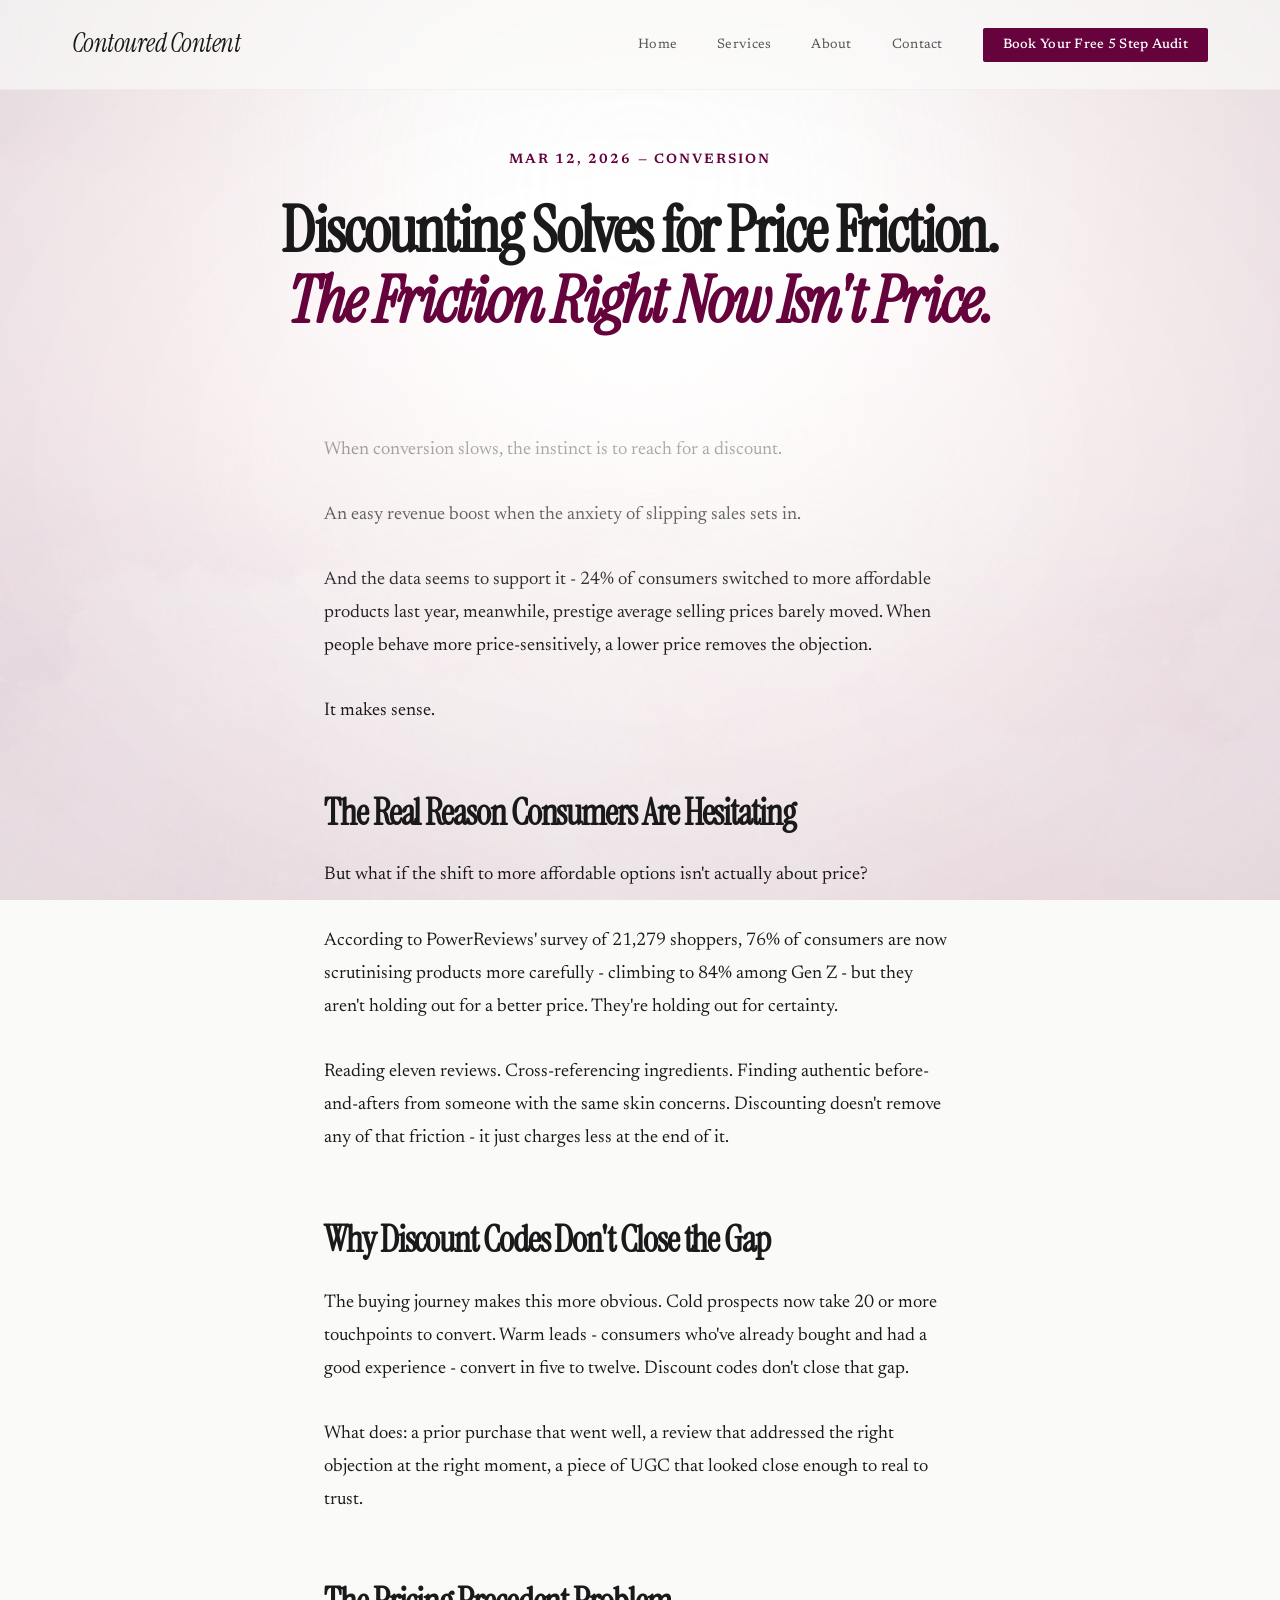
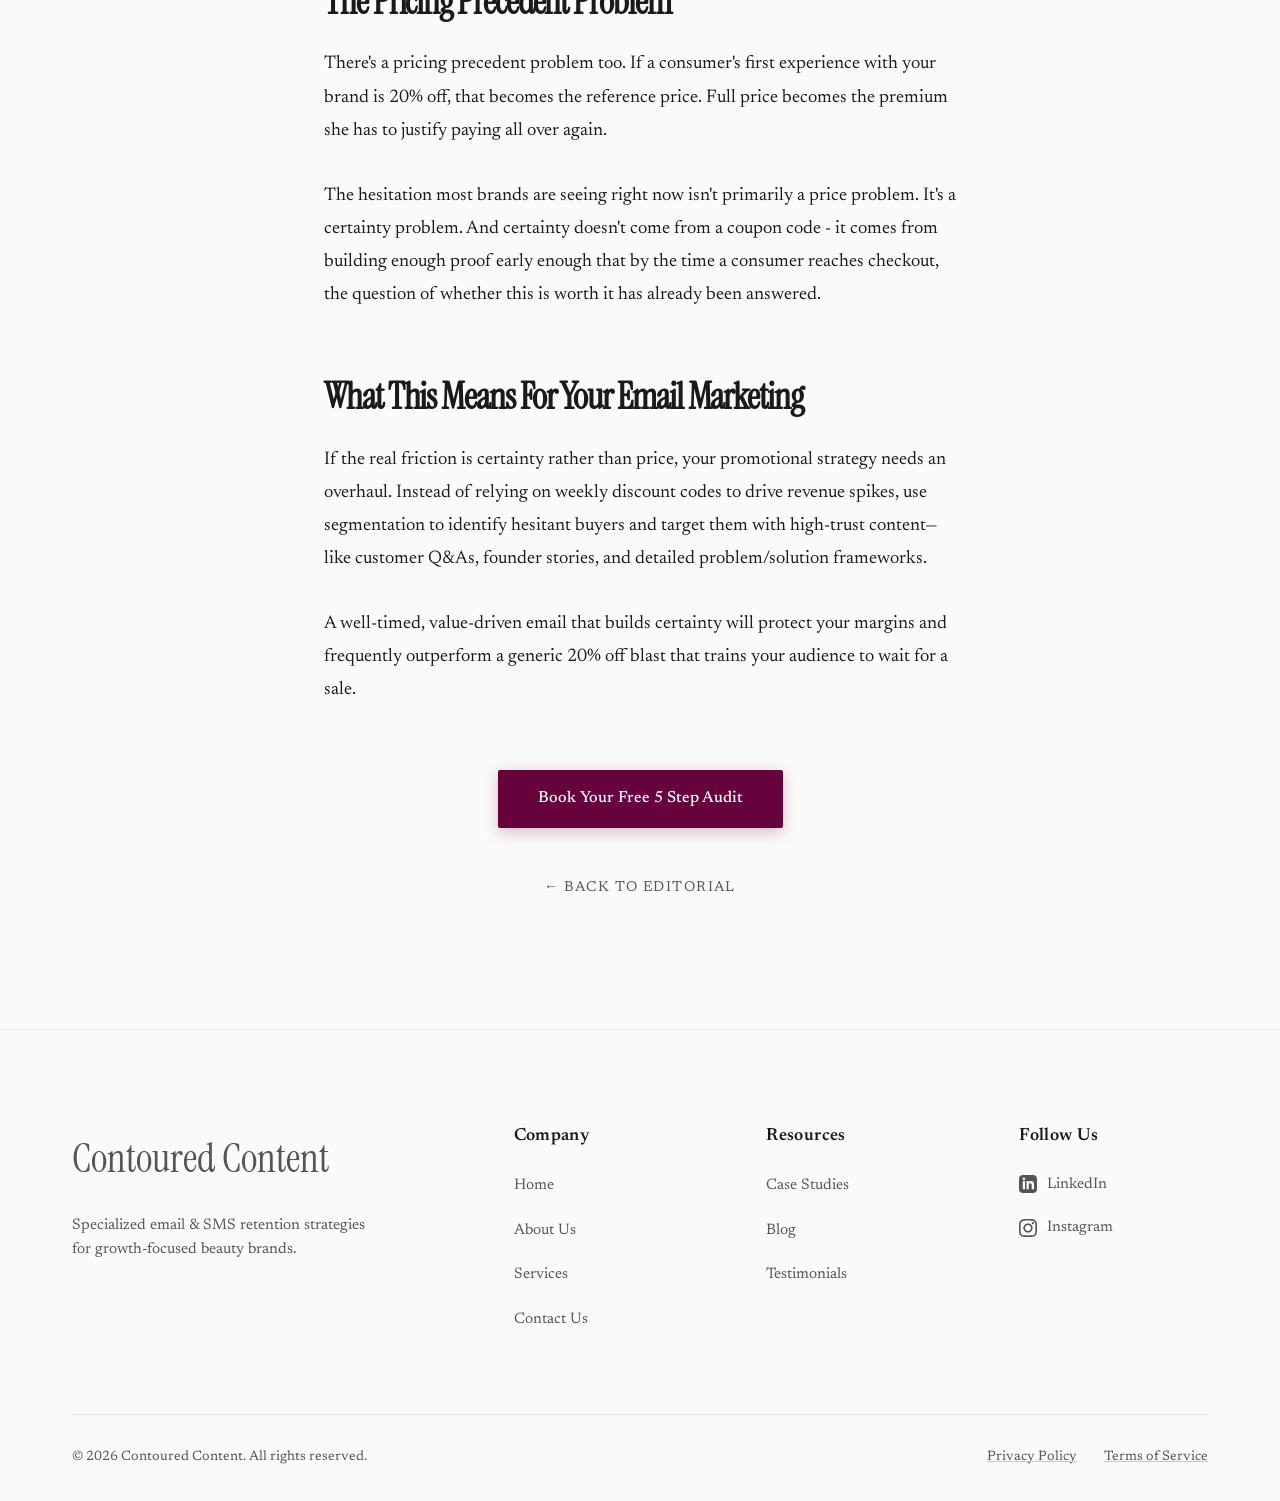
<file: blog-post-4.html>
<!DOCTYPE html>
<html lang="en">

<head>
    <meta charset="UTF-8">
    <meta name="viewport" content="width=device-width, initial-scale=1.0">
    <title>Discounting Solves for Price Friction. The Friction Right Now Isn't Price. | Contoured Content</title>
    <meta name="description" content="During economic downturns, the instinct is to discount. But looking at the data, the brands scaling right now aren't the cheapest, they are the ones handling consumer objections best.">

    <!-- Design System Typography -->
    <link rel="preconnect" href="https://fonts.googleapis.com">
    <link rel="preconnect" href="https://fonts.gstatic.com" crossorigin>
    <link
        href="https://fonts.googleapis.com/css2?family=Instrument+Serif:ital@0;1&family=Newsreader:ital,opsz,wght@0,6..72,200..800;1,6..72,200..800&display=swap"
        rel="stylesheet">

    <link rel="stylesheet" href="styles.css">
    <style>
        .article-hero {
            padding: 12rem 0 4rem;
            text-align: center;
        }

        .article-content {
            max-width: 680px;
            /* Optimal reading width */
            margin: 0 auto;
            padding: 0 1.5rem 8rem;
        }

        .article-content p {
            font-size: 1.15rem;
            line-height: 1.8;
            color: var(--color-text-main);
            margin-bottom: 2rem;
        }

        .article-content h2 {
            font-size: 2.25rem;
            margin: 4rem 0 1.5rem;
        }

        .article-content h3 {
            font-size: 1.75rem;
            margin: 3rem 0 1rem;
        }

        .article-content ul {
            margin-bottom: 2rem;
            padding-left: 1.5rem;
        }

        .article-content li {
            font-size: 1.15rem;
            line-height: 1.8;
            margin-bottom: 0.5rem;
        }

        .article-meta {
            font-size: 0.85rem;
            color: var(--color-accent);
            text-transform: uppercase;
            letter-spacing: 0.15em;
            font-weight: 600;
            margin-bottom: 1.5rem;
            display: block;
        }

        .back-link {
            display: inline-block;
            margin-top: 4rem;
            font-size: 0.9rem;
            color: var(--color-text-muted);
            text-decoration: none;
            text-transform: uppercase;
            letter-spacing: 0.1em;
            border-bottom: 1px solid transparent;
            transition: all 0.3s ease;
        }

        .back-link:hover {
            color: var(--color-accent);
            border-bottom: 1px solid var(--color-accent);
        }
    </style>
</head>

<body>
    <!-- NAVIGATION -->
    <nav class="main-nav">
        <div class="container nav-container">
            <a href="index.html" class="nav-logo">Contoured Content</a>
            <ul class="nav-links">
                <li><a href="index.html">Home</a></li>
                <li><a href="services.html">Services</a></li>
                <li><a href="about.html">About</a></li>
                <li><a href="contact.html">Contact</a></li>
                <li><a href="https://calendly.com/laura-ire/30min" target="_blank" class="nav-cta">Book Your Free 5 Step
                        Audit</a></li>
            </ul>
            <div class="nav-hamburger" onclick="toggleMobileMenu()">
                <span></span><span></span><span></span>
            </div>
        </div>
    </nav>
    <div class="nav-overlay" onclick="toggleMobileMenu()"></div>
    </header>
    <main>
        <article>
            <section class="article-hero"
                style="position: relative; touch-action: auto; display: flex; align-items: center; justify-content: center; padding-top: 150px;">
                <div class="hero-text-bg"></div>
                <div class="container" style="position: relative; z-index: 2; text-align: center;">
                    <span class="article-meta">Mar 12, 2026 &mdash; Conversion</span>
                    <h1 class=""
                        style="font-size: 4rem; margin-bottom: 2rem; max-width: 800px; margin-left: auto; margin-right: auto; line-height: 1.1;">
                        Discounting Solves for Price Friction. <br><span class="editorial-italic text-accent">The Friction Right Now Isn't Price.</span>
                    </h1>
                </div>
            </section>

            <div class="article-content">
                <!-- BLOG POST CONTENT GOES HERE -->

                <p>When conversion slows, the instinct is to reach for a discount.</p>
                <p>An easy revenue boost when the anxiety of slipping sales sets in.</p>
                <p>And the data seems to support it - 24% of consumers switched to more affordable products last year, meanwhile, prestige average selling prices barely moved. When people behave more price-sensitively, a lower price removes the objection.</p>
                <p>It makes sense.</p>

                <h2>The Real Reason Consumers Are Hesitating</h2>
                <p>But what if the shift to more affordable options isn't actually about price?</p>
                <p>According to PowerReviews' survey of 21,279 shoppers, 76% of consumers are now scrutinising products more carefully - climbing to 84% among Gen Z - but they aren't holding out for a better price. They're holding out for certainty.</p>
                <p>Reading eleven reviews. Cross-referencing ingredients. Finding authentic before-and-afters from someone with the same skin concerns. Discounting doesn't remove any of that friction - it just charges less at the end of it.</p>

                <h2>Why Discount Codes Don't Close the Gap</h2>
                <p>The buying journey makes this more obvious. Cold prospects now take 20 or more touchpoints to convert. Warm leads - consumers who've already bought and had a good experience - convert in five to twelve. Discount codes don't close that gap.</p>
                <p>What does: a prior purchase that went well, a review that addressed the right objection at the right moment, a piece of UGC that looked close enough to real to trust.</p>

                <h2>The Pricing Precedent Problem</h2>
                <p>There's a pricing precedent problem too. If a consumer's first experience with your brand is 20% off, that becomes the reference price. Full price becomes the premium she has to justify paying all over again.</p>
                <p>The hesitation most brands are seeing right now isn't primarily a price problem. It's a certainty problem. And certainty doesn't come from a coupon code - it comes from building enough proof early enough that by the time a consumer reaches checkout, the question of whether this is worth it has already been answered.</p>

                <h2>What This Means For Your Email Marketing</h2>
                <p>If the real friction is certainty rather than price, your promotional strategy needs an overhaul. Instead of relying on weekly discount codes to drive revenue spikes, use segmentation to identify hesitant buyers and target them with high-trust content—like customer Q&As, founder stories, and detailed problem/solution frameworks.</p>
                <p>A well-timed, value-driven email that builds certainty will protect your margins and frequently outperform a generic 20% off blast that trains your audience to wait for a sale.</p>

                <!-- Back to Blog Link and CTA -->
                <div style="text-align: center; margin-top: 4rem;">
                    <a href="https://calendly.com/laura-ire/30min" target="_blank" class="btn-primary"
                        style="display: inline-block; margin-bottom: 2rem;">Book Your Free 5 Step Audit</a>
                    <br>
                    <a href="blog.html" class="back-link" style="margin-top: 1rem;">&larr; Back to Editorial</a>
                </div>
            </div>
        </article>
    </main>

        <!-- FOOTER -->
    <!-- COMPREHENSIVE SITE FOOTER -->
    <footer class="site-footer">
        <div class="container">
            <div class="footer-top">
                <!-- Brand & Subscribe -->
                <div class="footer-brand">
                    <a href="index.html" class="footer-logo">Contoured Content</a>
                    <p class="brand-subtext"
                        style="font-size: 0.95rem; line-height: 1.6; color: var(--color-text-muted); max-width: 300px;">
                        Specialized email &amp; SMS retention strategies for growth-focused beauty brands.</p>
                </div>

                <!-- Company Links -->
                <div class="footer-col">
                    <h4>Company</h4>
                    <ul>
                        <li><a href="index.html">Home</a></li>
                        <li><a href="about.html">About Us</a></li>
                        <li><a href="services.html">Services</a></li>
                        <li><a href="contact.html">Contact Us</a></li>
                    </ul>
                </div>

                <!-- Resources Links -->
                <div class="footer-col">
                    <h4>Resources</h4>
                    <ul>
                        <li><a href="index.html#results">Case Studies</a></li>
                        <li><a href="blog.html">Blog</a></li>
                        <li><a href="testimonials.html">Testimonials</a></li>
                    </ul>
                </div>

                <!-- Social Links -->
                <div class="footer-col">
                    <h4>Follow Us</h4>
                    <ul>
                        <li>
                            <a href="https://www.linkedin.com/in/laura-o-connor-949535272/" target="_blank"
                                class="social-link" rel="noopener">
                                <svg viewBox="0 0 24 24">
                                    <path
                                        d="M19 0h-14c-2.761 0-5 2.239-5 5v14c0 2.761 2.239 5 5 5h14c2.762 0 5-2.239 5-5v-14c0-2.761-2.238-5-5-5zm-11 19h-3v-11h3v11zm-1.5-12.268c-.966 0-1.75-.79-1.75-1.764s.784-1.764 1.75-1.764 1.75.79 1.75 1.764-.783 1.764-1.75 1.764zm13.5 12.268h-3v-5.604c0-3.368-4-3.113-4 0v5.604h-3v-11h3v1.765c1.396-2.586 7-2.777 7 2.476v6.759z" />
                                </svg>
                                LinkedIn
                            </a>
                        </li>
                        <li>
                            <a href="https://www.instagram.com/emailforbeauty" class="social-link" rel="noopener"
                                target="_blank">
                                <svg viewBox="0 0 24 24">
                                    <path
                                        d="M12 2.163c3.204 0 3.584.012 4.85.07 3.252.148 4.771 1.691 4.919 4.919.058 1.265.069 1.645.069 4.849 0 3.205-.012 3.584-.069 4.849-.149 3.225-1.664 4.771-4.919 4.919-1.266.058-1.644.07-4.85.07-3.204 0-3.584-.012-4.849-.07-3.26-.149-4.771-1.699-4.919-4.92-.058-1.265-.07-1.644-.07-4.849 0-3.204.013-3.583.07-4.849.149-3.227 1.664-4.771 4.919-4.919 1.266-.057 1.645-.069 4.849-.069zm0-2.163c-3.259 0-3.667.014-4.947.072-4.358.2-6.78 2.618-6.98 6.98-.059 1.281-.073 1.689-.073 4.948 0 3.259.014 3.668.072 4.948.2 4.358 2.618 6.78 6.98 6.98 1.281.058 1.689.072 4.948.072 3.259 0 3.668-.014 4.948-.072 4.354-.2 6.782-2.618 6.979-6.98.059-1.28.073-1.689.073-4.948 0-3.259-.014-3.667-.072-4.947-.196-4.354-2.617-6.78-6.979-6.98-1.281-.059-1.69-.073-4.949-.073zm0 5.838c-3.403 0-6.162 2.759-6.162 6.162s2.759 6.163 6.162 6.163 6.162-2.759 6.162-6.163c0-3.403-2.759-6.162-6.162-6.162zm0 10.162c-2.209 0-4-1.79-4-4 0-2.209 1.791-4 4-4s4 1.791 4 4c0 2.21-1.791 4-4 4zm6.406-11.845c-.796 0-1.441.645-1.441 1.44s.645 1.44 1.441 1.44c.795 0 1.439-.645 1.439-1.44s-.644-1.44-1.439-1.44z" />
                                </svg>
                                Instagram
                            </a>
                        </li>
                    </ul>
                </div>
            </div>

            <!-- Footer Bottom -->
            <div class="footer-bottom">
                <div class="footer-copyright">
                    &copy; 2026 Contoured Content. All rights reserved.
                </div>
                <div class="footer-legal">
                    <a href="privacy.html">Privacy Policy</a>
                    <a href="terms.html">Terms of Service</a>
                </div>
            </div>
        </div>
    </footer>

    <script>
        function toggleMobileMenu() {
            document.querySelector('.nav-links').classList.toggle('active');
            document.querySelector('.nav-hamburger').classList.toggle('active');
            document.querySelector('.nav-overlay').classList.toggle('active');
        }

        // Intersection Observer for Reveal Animations
        const observerOptions = { threshold: 0.1 };
        const observer = new IntersectionObserver((entries) => {
            entries.forEach(entry => {
                if (entry.isIntersecting) {
                    entry.target.classList.add('active');
                }
            });
        }, observerOptions);
        document.querySelectorAll('.reveal').forEach(el => observer.observe(el));
    </script>
</body>

</html>
</file>
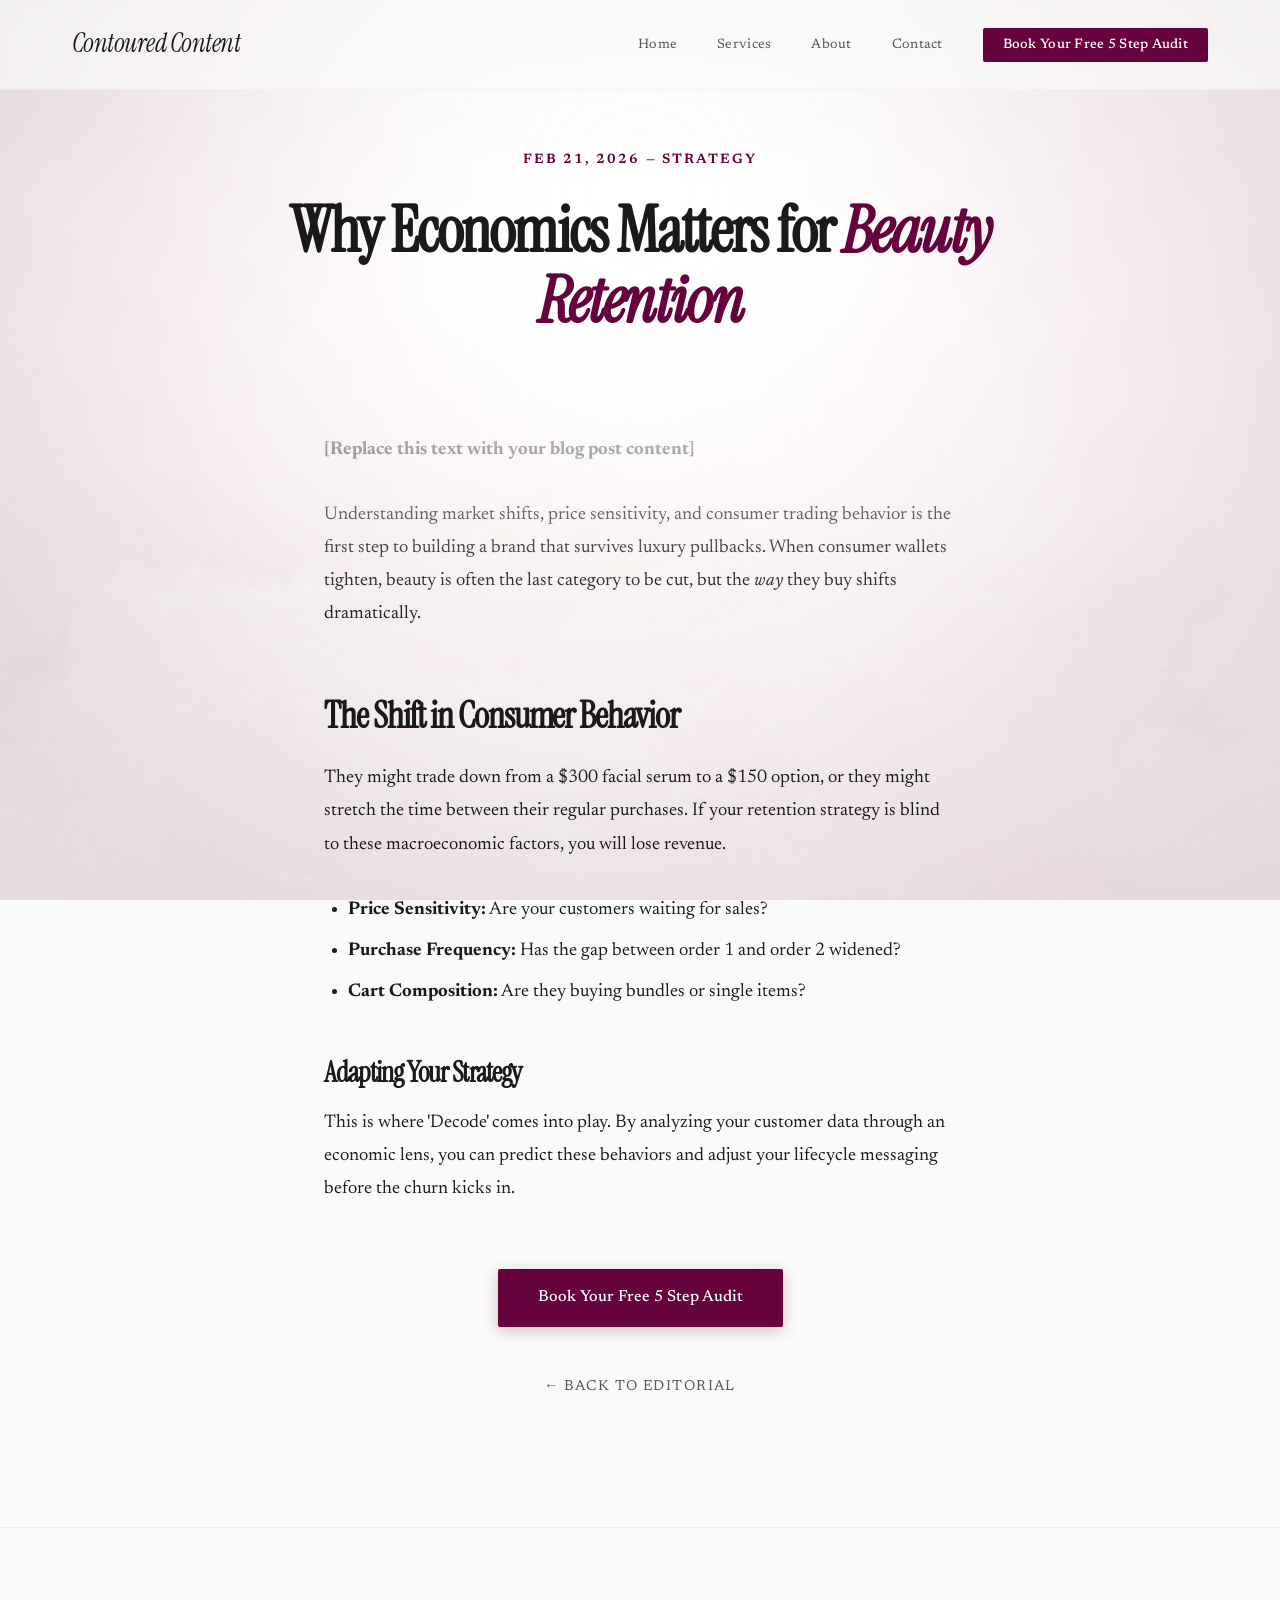
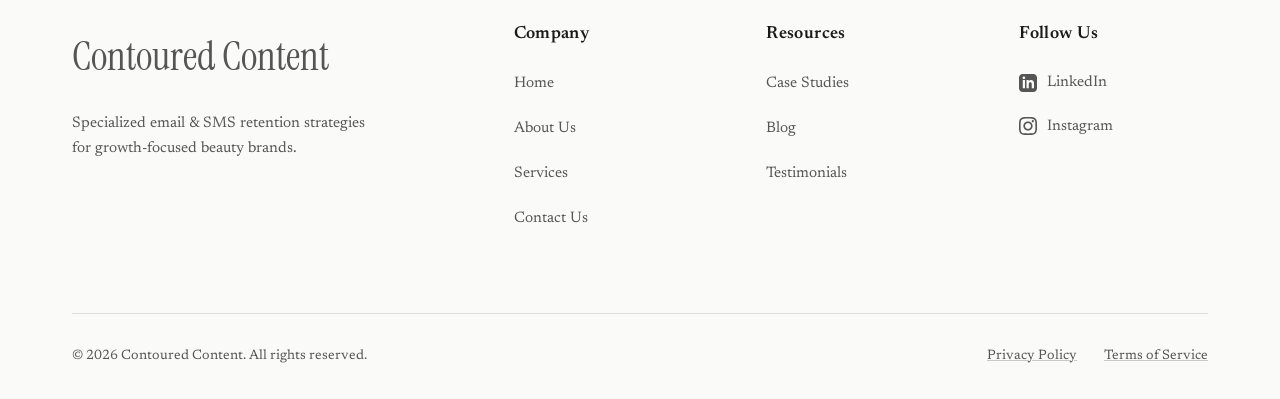
<file: blog-post-template.html>
<!DOCTYPE html>
<html lang="en">

<head>
    <meta charset="UTF-8">
    <meta name="viewport" content="width=device-width, initial-scale=1.0">
    <title>Blog Post Title | Contoured Content</title>
    <meta name="description" content="A template for a blog post on Contoured Content.">

    <!-- Design System Typography -->
    <link rel="preconnect" href="https://fonts.googleapis.com">
    <link rel="preconnect" href="https://fonts.gstatic.com" crossorigin>
    <link
        href="https://fonts.googleapis.com/css2?family=Instrument+Serif:ital@0;1&family=Newsreader:ital,opsz,wght@0,6..72,200..800;1,6..72,200..800&display=swap"
        rel="stylesheet">

    <link rel="stylesheet" href="styles.css">
    <style>
        .article-hero {
            padding: 12rem 0 4rem;
            text-align: center;
        }

        .article-content {
            max-width: 680px;
            /* Optimal reading width */
            margin: 0 auto;
            padding: 0 1.5rem 8rem;
        }

        .article-content p {
            font-size: 1.15rem;
            line-height: 1.8;
            color: var(--color-text-main);
            margin-bottom: 2rem;
        }

        .article-content h2 {
            font-size: 2.25rem;
            margin: 4rem 0 1.5rem;
        }

        .article-content h3 {
            font-size: 1.75rem;
            margin: 3rem 0 1rem;
        }

        .article-content ul {
            margin-bottom: 2rem;
            padding-left: 1.5rem;
        }

        .article-content li {
            font-size: 1.15rem;
            line-height: 1.8;
            margin-bottom: 0.5rem;
        }

        .article-meta {
            font-size: 0.85rem;
            color: var(--color-accent);
            text-transform: uppercase;
            letter-spacing: 0.15em;
            font-weight: 600;
            margin-bottom: 1.5rem;
            display: block;
        }

        .back-link {
            display: inline-block;
            margin-top: 4rem;
            font-size: 0.9rem;
            color: var(--color-text-muted);
            text-decoration: none;
            text-transform: uppercase;
            letter-spacing: 0.1em;
            border-bottom: 1px solid transparent;
            transition: all 0.3s ease;
        }

        .back-link:hover {
            color: var(--color-accent);
            border-bottom: 1px solid var(--color-accent);
        }
    </style>
</head>

<body>
    <!-- NAVIGATION -->
    <nav class="main-nav">
        <div class="container nav-container">
            <a href="index.html" class="nav-logo">Contoured Content</a>
            <ul class="nav-links">
                <li><a href="index.html">Home</a></li>
                <li><a href="services.html">Services</a></li>
                <li><a href="about.html">About</a></li>
                <li><a href="contact.html">Contact</a></li>
                <li><a href="https://calendly.com/laura-ire/30min" target="_blank" class="nav-cta">Book Your Free 5 Step
                        Audit</a></li>
            </ul>
            <div class="nav-hamburger" onclick="toggleMobileMenu()">
                <span></span><span></span><span></span>
            </div>
        </div>
    </nav>
    <div class="nav-overlay" onclick="toggleMobileMenu()"></div>
    </header>
    <main>
        <article>
            <section class="article-hero"
                style="position: relative; touch-action: auto; display: flex; align-items: center; justify-content: center; padding-top: 150px;">
                <div class="hero-text-bg"></div>
                <div class="container" style="position: relative; z-index: 2; text-align: center;">
                    <span class="article-meta reveal">Feb 21, 2026 &mdash; Strategy</span>
                    <h1 class="reveal"
                        style="font-size: 4rem; margin-bottom: 2rem; max-width: 800px; margin-left: auto; margin-right: auto; line-height: 1.1;">
                        Why Economics Matters for <span class="editorial-italic text-accent">Beauty Retention</span>
                    </h1>
                </div>
            </section>

            <div class="article-content reveal">
                <!-- BLOG POST CONTENT GOES HERE -->

                <p><strong>[Replace this text with your blog post content]</strong></p>

                <p>Understanding market shifts, price sensitivity, and consumer trading behavior is the first step to
                    building a brand that survives luxury pullbacks. When consumer wallets tighten, beauty is often the
                    last
                    category to be cut, but the <i>way</i> they buy shifts dramatically.</p>

                <h2>The Shift in Consumer Behavior</h2>
                <p>They might trade down from a $300 facial serum to a $150 option, or they might stretch the time
                    between
                    their regular purchases. If your retention strategy is blind to these macroeconomic factors, you
                    will
                    lose revenue.</p>

                <ul>
                    <li><strong>Price Sensitivity:</strong> Are your customers waiting for sales?</li>
                    <li><strong>Purchase Frequency:</strong> Has the gap between order 1 and order 2 widened?</li>
                    <li><strong>Cart Composition:</strong> Are they buying bundles or single items?</li>
                </ul>

                <h3>Adapting Your Strategy</h3>
                <p>This is where 'Decode' comes into play. By analyzing your customer data through an economic lens, you
                    can
                    predict these behaviors and adjust your lifecycle messaging before the churn kicks in.</p>

                <!-- Back to Blog Link and CTA -->
                <div style="text-align: center; margin-top: 4rem;">
                    <a href="https://calendly.com/laura-ire/30min" target="_blank" class="btn-primary"
                        style="display: inline-block; margin-bottom: 2rem;">Book Your Free 5 Step Audit</a>
                    <br>
                    <a href="blog.html" class="back-link" style="margin-top: 1rem;">&larr; Back to Editorial</a>
                </div>
            </div>
        </article>
    </main>

    <!-- FOOTER -->
    <!-- COMPREHENSIVE SITE FOOTER -->
    <footer class="site-footer">
        <div class="container">
            <div class="footer-top">
                <!-- Brand & Subscribe -->
                <div class="footer-brand">
                    <a href="index.html" class="footer-logo">Contoured Content</a>
                    <p class="brand-subtext"
                        style="font-size: 0.95rem; line-height: 1.6; color: var(--color-text-muted); max-width: 300px;">
                        Specialized email &amp; SMS retention strategies for growth-focused beauty brands.</p>
                </div>

                <!-- Company Links -->
                <div class="footer-col">
                    <h4>Company</h4>
                    <ul>
                        <li><a href="index.html">Home</a></li>
                        <li><a href="about.html">About Us</a></li>
                        <li><a href="services.html">Services</a></li>
                        <li><a href="contact.html">Contact Us</a></li>
                    </ul>
                </div>

                <!-- Resources Links -->
                <div class="footer-col">
                    <h4>Resources</h4>
                    <ul>
                        <li><a href="index.html#results">Case Studies</a></li>
                        <li><a href="blog.html">Blog</a></li>
                        <li><a href="testimonials.html">Testimonials</a></li>
                    </ul>
                </div>

                <!-- Social Links -->
                <div class="footer-col">
                    <h4>Follow Us</h4>
                    <ul>
                        <li>
                            <a href="https://www.linkedin.com/in/laura-o-connor-949535272/" target="_blank"
                                class="social-link" rel="noopener">
                                <svg viewBox="0 0 24 24">
                                    <path
                                        d="M19 0h-14c-2.761 0-5 2.239-5 5v14c0 2.761 2.239 5 5 5h14c2.762 0 5-2.239 5-5v-14c0-2.761-2.238-5-5-5zm-11 19h-3v-11h3v11zm-1.5-12.268c-.966 0-1.75-.79-1.75-1.764s.784-1.764 1.75-1.764 1.75.79 1.75 1.764-.783 1.764-1.75 1.764zm13.5 12.268h-3v-5.604c0-3.368-4-3.113-4 0v5.604h-3v-11h3v1.765c1.396-2.586 7-2.777 7 2.476v6.759z" />
                                </svg>
                                LinkedIn
                            </a>
                        </li>
                        <li>
                            <a href="https://www.instagram.com/emailforbeauty" class="social-link" rel="noopener"
                                target="_blank">
                                <svg viewBox="0 0 24 24">
                                    <path
                                        d="M12 2.163c3.204 0 3.584.012 4.85.07 3.252.148 4.771 1.691 4.919 4.919.058 1.265.069 1.645.069 4.849 0 3.205-.012 3.584-.069 4.849-.149 3.225-1.664 4.771-4.919 4.919-1.266.058-1.644.07-4.85.07-3.204 0-3.584-.012-4.849-.07-3.26-.149-4.771-1.699-4.919-4.92-.058-1.265-.07-1.644-.07-4.849 0-3.204.013-3.583.07-4.849.149-3.227 1.664-4.771 4.919-4.919 1.266-.057 1.645-.069 4.849-.069zm0-2.163c-3.259 0-3.667.014-4.947.072-4.358.2-6.78 2.618-6.98 6.98-.059 1.281-.073 1.689-.073 4.948 0 3.259.014 3.668.072 4.948.2 4.358 2.618 6.78 6.98 6.98 1.281.058 1.689.072 4.948.072 3.259 0 3.668-.014 4.948-.072 4.354-.2 6.782-2.618 6.979-6.98.059-1.28.073-1.689.073-4.948 0-3.259-.014-3.667-.072-4.947-.196-4.354-2.617-6.78-6.979-6.98-1.281-.059-1.69-.073-4.949-.073zm0 5.838c-3.403 0-6.162 2.759-6.162 6.162s2.759 6.163 6.162 6.163 6.162-2.759 6.162-6.163c0-3.403-2.759-6.162-6.162-6.162zm0 10.162c-2.209 0-4-1.79-4-4 0-2.209 1.791-4 4-4s4 1.791 4 4c0 2.21-1.791 4-4 4zm6.406-11.845c-.796 0-1.441.645-1.441 1.44s.645 1.44 1.441 1.44c.795 0 1.439-.645 1.439-1.44s-.644-1.44-1.439-1.44z" />
                                </svg>
                                Instagram
                            </a>
                        </li>
                    </ul>
                </div>
            </div>

            <!-- Footer Bottom -->
            <div class="footer-bottom">
                <div class="footer-copyright">
                    &copy; 2026 Contoured Content. All rights reserved.
                </div>
                <div class="footer-legal">
                    <a href="privacy.html">Privacy Policy</a>
                    <a href="terms.html">Terms of Service</a>
                </div>
            </div>
        </div>
    </footer>

    <script>
        function toggleMobileMenu() {
            document.querySelector('.nav-links').classList.toggle('active');
            document.querySelector('.nav-hamburger').classList.toggle('active');
            document.querySelector('.nav-overlay').classList.toggle('active');
        }

        // Intersection Observer for Reveal Animations
        const observerOptions = { threshold: 0.1 };
        const observer = new IntersectionObserver((entries) => {
            entries.forEach(entry => {
                if (entry.isIntersecting) {
                    entry.target.classList.add('active');
                }
            });
        }, observerOptions);
        document.querySelectorAll('.reveal').forEach(el => observer.observe(el));
    </script>
</body>

</html>
</file>
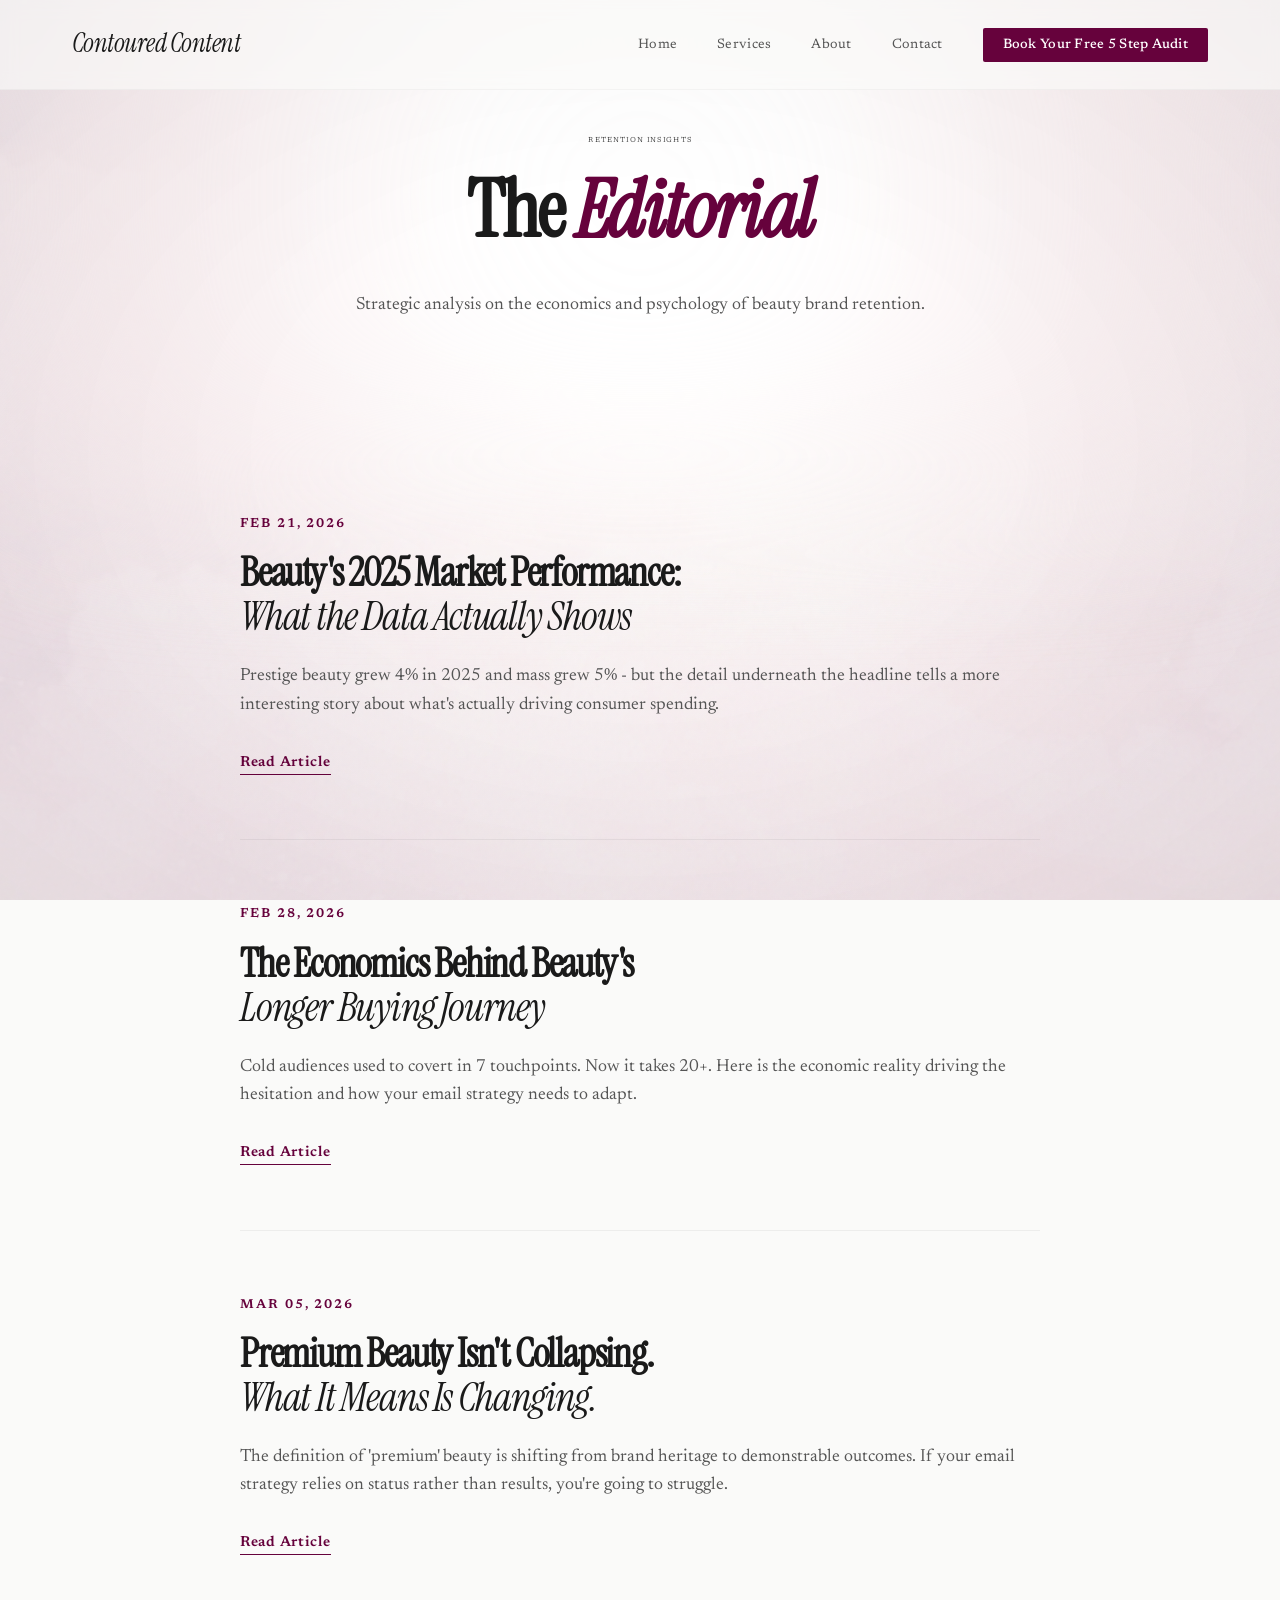
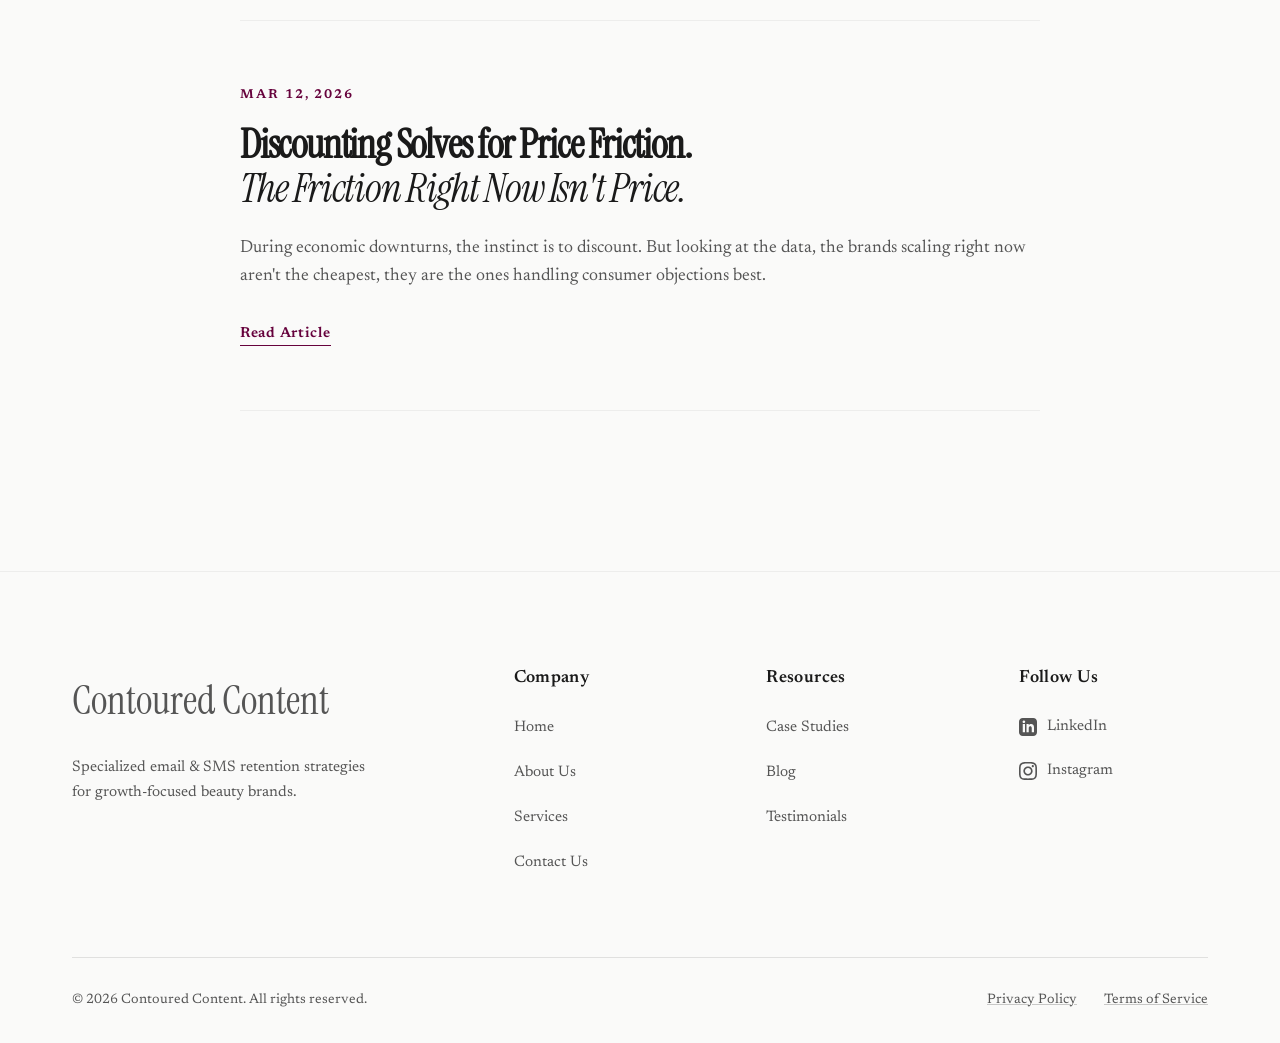
<file: blog.html>
<!DOCTYPE html>
<html lang="en">

<head>
    <meta charset="UTF-8">
    <meta name="viewport" content="width=device-width, initial-scale=1.0">
    <title>Blog | Retention Strategy Insights</title>
    <meta name="description" content="Editorial insights on beauty brand economics and retention strategy.">

    <!-- Open Graph / Social Sharing -->
    <meta property="og:type" content="blog">
    <meta property="og:url" content="https://contouredcontent.com/blog.html">
    <meta property="og:title" content="Blog | Retention Strategy Insights | Contoured Content">
    <meta property="og:description" content="Editorial insights on beauty brand economics and retention strategy.">
    <meta property="og:image" content="https://contouredcontent.com/assets/og-image.png">

    <!-- Twitter Card -->
    <meta name="twitter:card" content="summary_large_image">
    <meta name="twitter:title" content="Contoured Content | Blog">
    <meta name="twitter:description" content="Editorial insights on beauty brand economics and retention strategy.">

    <!-- AI EO Structured Data -->
    <script type="application/ld+json">
    {
        "@context": "https://schema.org",
        "@type": "Blog",
        "name": "Contoured Content Blog",
        "description": "Editorial insights on beauty brand economics and retention strategy.",
        "url": "https://contouredcontent.com/blog.html",
        "publisher": {
            "@id": "https://contouredcontent.com/#organization"
        }
    }
    </script>

    <!-- Design System Typography: Instrument Serif + Newsreader -->
    <link rel="preconnect" href="https://fonts.googleapis.com">
    <link rel="preconnect" href="https://fonts.gstatic.com" crossorigin>
    <link
        href="https://fonts.googleapis.com/css2?family=Instrument+Serif:ital@0;1&family=Newsreader:ital,opsz,wght@0,6..72,200..800;1,6..72,200..800&display=swap"
        rel="stylesheet">

    <link rel="stylesheet" href="styles.css">
    <style>
        .blog-hero {
            padding: 12rem 0 6rem;
            text-align: center;
        }

        .blog-list {
            max-width: 800px;
            margin: 0 auto 8rem;
        }

        .blog-item {
            padding: 3rem 0;
            border-bottom: 1px solid rgba(0, 0, 0, 0.05);
            transition: opacity 0.3s ease;
        }

        .blog-item:hover {
            opacity: 0.7;
        }

        .blog-item a {
            text-decoration: none;
            color: inherit;
        }

        .blog-date {
            font-size: 0.8rem;
            color: var(--color-text-muted);
            text-transform: uppercase;
            letter-spacing: 0.1em;
            margin-bottom: 0.5rem;
            display: block;
        }

        .blog-title {
            font-size: 2.5rem;
            margin-bottom: 1rem;
        }
    </style>
</head>

<body>
    <!-- Skip Link for Keyboard Accessibility -->
    <a href="#blog-hero" class="skip-link">Skip to main content</a>

    <!-- HEADER -->
    <header class="main-header" style="width: 100%;">
        <nav class="main-nav">
            <div class="container nav-container">
                <a href="index.html" class="nav-logo">Contoured Content</a>
                <ul class="nav-links">
                    <li><a href="index.html">Home</a></li>
                    <li><a href="services.html">Services</a></li>
                    <li><a href="about.html">About</a></li>
                    <li><a href="contact.html">Contact</a></li>
                    <li><a href="https://calendly.com/laura-ire/30min" target="_blank" class="nav-cta">Book Your Free 5
                            Step
                            Audit</a></li>
                </ul>
                <div class="nav-hamburger" onclick="toggleMobileMenu()">
                    <span></span><span></span><span></span>
                </div>
            </div>
        </nav>
        <div class="nav-overlay" onclick="toggleMobileMenu()"></div>
    </header>

    <main>
        <section class="blog-hero" id="blog-hero"
            style="position: relative; min-height: 50vh; display: flex; align-items: center; justify-content: center; padding-top: 100px;">
            <div class="hero-text-bg"></div>
            <div class="container" style="position: relative; z-index: 2; text-align: center;">
                <span class="hero-label reveal">Retention Insights</span>
                <h1 class="reveal" style="font-size: 5rem; margin-bottom: 2rem;">The <span
                        class="editorial-italic text-accent">Editorial</span></h1>
                <p class="reveal"
                    style="color: var(--color-text-muted); font-size: 1.1rem; max-width: 600px; margin: 0 auto;">
                    Strategic
                    analysis on the economics and psychology of beauty brand retention.</p>
            </div>
        </section>

            <section style="padding-bottom: 10rem;">
                <div class="container">
                    <div class="blog-list" style="max-width: 800px; margin: 0 auto;">
                        <article class="blog-item reveal"
                            style="padding: 4rem 0; border-bottom: 1px solid rgba(0,0,0,0.05); transition: opacity 0.3s ease;">
                            <a href="blog-post-1.html"
                                style="text-decoration: none; color: inherit; display: block;">
                                <span class="blog-date"
                                    style="font-size: 0.8rem; color: var(--color-accent); text-transform: uppercase; letter-spacing: 0.15em; font-weight: 600; margin-bottom: 1rem; display: block;">Feb
                                    21, 2026</span>
                                <h2 class="blog-title"
                                    style="font-size: 2.5rem; margin-bottom: 1.5rem; line-height: 1.1;">Beauty's 2025 Market Performance: <br><span class="editorial-italic">What the Data Actually Shows</span>
                                </h2>
                                <p style="color: var(--color-text-muted); font-size: 1.1rem; line-height: 1.6;">
                                    Prestige beauty grew 4% in 2025 and mass grew 5% - but the detail underneath the headline tells a more interesting story about what's actually driving consumer spending.</p>
                                <span
                                    style="display: inline-block; margin-top: 2rem; color: var(--color-accent); font-size: 0.9rem; font-weight: 600; letter-spacing: 0.05em; border-bottom: 1px solid var(--color-accent);">Read
                                    Article</span>
                            </a>
                        </article>

                        <article class="blog-item reveal"
                            style="padding: 4rem 0; border-bottom: 1px solid rgba(0,0,0,0.05); transition: opacity 0.3s ease;">
                            <a href="blog-post-2.html" style="text-decoration: none; color: inherit; display: block;">
                                <span class="blog-date"
                                    style="font-size: 0.8rem; color: var(--color-accent); text-transform: uppercase; letter-spacing: 0.15em; font-weight: 600; margin-bottom: 1rem; display: block;">Feb
                                    28, 2026</span>
                                <h2 class="blog-title"
                                    style="font-size: 2.5rem; margin-bottom: 1.5rem; line-height: 1.1;">The Economics Behind Beauty's <br><span class="editorial-italic">Longer Buying Journey</span></h2>
                                <p style="color: var(--color-text-muted); font-size: 1.1rem; line-height: 1.6;">Cold audiences used to covert in 7 touchpoints. Now it takes 20+. Here is the economic reality driving the hesitation and how your email strategy needs to adapt.</p>
                                <span
                                    style="display: inline-block; margin-top: 2rem; color: var(--color-accent); font-size: 0.9rem; font-weight: 600; letter-spacing: 0.05em; border-bottom: 1px solid var(--color-accent);">Read
                                    Article</span>
                            </a>
                        </article>
                        
                        <article class="blog-item reveal"
                            style="padding: 4rem 0; border-bottom: 1px solid rgba(0,0,0,0.05); transition: opacity 0.3s ease;">
                            <a href="blog-post-3.html"
                                style="text-decoration: none; color: inherit; display: block;">
                                <span class="blog-date"
                                    style="font-size: 0.8rem; color: var(--color-accent); text-transform: uppercase; letter-spacing: 0.15em; font-weight: 600; margin-bottom: 1rem; display: block;">Mar 05, 2026</span>
                                <h2 class="blog-title"
                                    style="font-size: 2.5rem; margin-bottom: 1.5rem; line-height: 1.1;">Premium Beauty Isn't Collapsing. <br><span class="editorial-italic">What It Means Is Changing.</span>
                                </h2>
                                <p style="color: var(--color-text-muted); font-size: 1.1rem; line-height: 1.6;">
                                    The definition of 'premium' beauty is shifting from brand heritage to demonstrable outcomes. If your email strategy relies on status rather than results, you're going to struggle.</p>
                                <span
                                    style="display: inline-block; margin-top: 2rem; color: var(--color-accent); font-size: 0.9rem; font-weight: 600; letter-spacing: 0.05em; border-bottom: 1px solid var(--color-accent);">Read
                                    Article</span>
                            </a>
                        </article>

                        <article class="blog-item reveal"
                            style="padding: 4rem 0; border-bottom: 1px solid rgba(0,0,0,0.05); transition: opacity 0.3s ease;">
                            <a href="blog-post-4.html" style="text-decoration: none; color: inherit; display: block;">
                                <span class="blog-date"
                                    style="font-size: 0.8rem; color: var(--color-accent); text-transform: uppercase; letter-spacing: 0.15em; font-weight: 600; margin-bottom: 1rem; display: block;">Mar 12, 2026</span>
                                <h2 class="blog-title"
                                    style="font-size: 2.5rem; margin-bottom: 1.5rem; line-height: 1.1;">Discounting Solves for Price Friction. <br><span class="editorial-italic">The Friction Right Now Isn't Price.</span></h2>
                                <p style="color: var(--color-text-muted); font-size: 1.1rem; line-height: 1.6;">During economic downturns, the instinct is to discount. But looking at the data, the brands scaling right now aren't the cheapest, they are the ones handling consumer objections best.</p>
                                <span
                                    style="display: inline-block; margin-top: 2rem; color: var(--color-accent); font-size: 0.9rem; font-weight: 600; letter-spacing: 0.05em; border-bottom: 1px solid var(--color-accent);">Read
                                    Article</span>
                            </a>
                        </article>
                    </div>
                </div>
            </section>
    </main>

    <!-- FOOTER -->
    <!-- COMPREHENSIVE SITE FOOTER -->
    <footer class="site-footer">
        <div class="container">
            <div class="footer-top">
                <!-- Brand & Subscribe -->
                <div class="footer-brand">
                    <a href="index.html" class="footer-logo">Contoured Content</a>
                    <p class="brand-subtext" style="font-size: 0.95rem; line-height: 1.6; color: var(--color-text-muted); max-width: 300px;">Specialized email &amp; SMS retention strategies for growth-focused beauty brands.</p>
                </div>

                <!-- Company Links -->
                <div class="footer-col">
                    <h4>Company</h4>
                    <ul>
                        <li><a href="index.html">Home</a></li>
                        <li><a href="about.html">About Us</a></li>
                        <li><a href="services.html">Services</a></li>
                        <li><a href="contact.html">Contact Us</a></li>
                    </ul>
                </div>

                <!-- Resources Links -->
                <div class="footer-col">
                    <h4>Resources</h4>
                    <ul>
                        <li><a href="index.html#results">Case Studies</a></li>
                        <li><a href="blog.html">Blog</a></li>
                        <li><a href="testimonials.html">Testimonials</a></li>
                    </ul>
                </div>

                <!-- Social Links -->
                <div class="footer-col">
                    <h4>Follow Us</h4>
                    <ul>
                        <li>
                            <a href="https://www.linkedin.com/in/laura-o-connor-949535272/" target="_blank"
                                class="social-link" rel="noopener">
                                <svg viewBox="0 0 24 24">
                                    <path
                                        d="M19 0h-14c-2.761 0-5 2.239-5 5v14c0 2.761 2.239 5 5 5h14c2.762 0 5-2.239 5-5v-14c0-2.761-2.238-5-5-5zm-11 19h-3v-11h3v11zm-1.5-12.268c-.966 0-1.75-.79-1.75-1.764s.784-1.764 1.75-1.764 1.75.79 1.75 1.764-.783 1.764-1.75 1.764zm13.5 12.268h-3v-5.604c0-3.368-4-3.113-4 0v5.604h-3v-11h3v1.765c1.396-2.586 7-2.777 7 2.476v6.759z" />
                                </svg>
                                LinkedIn
                            </a>
                        </li>
                        <li>
                            <a href="https://www.instagram.com/emailforbeauty" class="social-link" rel="noopener" target="_blank">
                                <svg viewBox="0 0 24 24"><path d="M12 2.163c3.204 0 3.584.012 4.85.07 3.252.148 4.771 1.691 4.919 4.919.058 1.265.069 1.645.069 4.849 0 3.205-.012 3.584-.069 4.849-.149 3.225-1.664 4.771-4.919 4.919-1.266.058-1.644.07-4.85.07-3.204 0-3.584-.012-4.849-.07-3.26-.149-4.771-1.699-4.919-4.92-.058-1.265-.07-1.644-.07-4.849 0-3.204.013-3.583.07-4.849.149-3.227 1.664-4.771 4.919-4.919 1.266-.057 1.645-.069 4.849-.069zm0-2.163c-3.259 0-3.667.014-4.947.072-4.358.2-6.78 2.618-6.98 6.98-.059 1.281-.073 1.689-.073 4.948 0 3.259.014 3.668.072 4.948.2 4.358 2.618 6.78 6.98 6.98 1.281.058 1.689.072 4.948.072 3.259 0 3.668-.014 4.948-.072 4.354-.2 6.782-2.618 6.979-6.98.059-1.28.073-1.689.073-4.948 0-3.259-.014-3.667-.072-4.947-.196-4.354-2.617-6.78-6.979-6.98-1.281-.059-1.69-.073-4.949-.073zm0 5.838c-3.403 0-6.162 2.759-6.162 6.162s2.759 6.163 6.162 6.163 6.162-2.759 6.162-6.163c0-3.403-2.759-6.162-6.162-6.162zm0 10.162c-2.209 0-4-1.79-4-4 0-2.209 1.791-4 4-4s4 1.791 4 4c0 2.21-1.791 4-4 4zm6.406-11.845c-.796 0-1.441.645-1.441 1.44s.645 1.44 1.441 1.44c.795 0 1.439-.645 1.439-1.44s-.644-1.44-1.439-1.44z"/></svg>
                                Instagram
                            </a>
                        </li>
                    </ul>
                </div>
            </div>

            <!-- Footer Bottom -->
            <div class="footer-bottom">
                <div class="footer-copyright">
                    &copy; 2026 Contoured Content. All rights reserved.
                </div>
                <div class="footer-legal">
                    <a href="privacy.html">Privacy Policy</a>
                    <a href="terms.html">Terms of Service</a>
                </div>
            </div>
        </div>
    </footer>

    <script>
        function toggleMobileMenu() {
            document.querySelector('.nav-links').classList.toggle('active');
            document.querySelector('.nav-hamburger').classList.toggle('active');
            document.querySelector('.nav-overlay').classList.toggle('active');
        }

        // Intersection Observer for Reveal Animations
        const observerOptions = { threshold: 0.1 };
        const observer = new IntersectionObserver((entries) => {
            entries.forEach(entry => {
                if (entry.isIntersecting) {
                    entry.target.classList.add('active');
                }
            });
        }, observerOptions);
        document.querySelectorAll('.reveal').forEach(el => observer.observe(el));
    </script>
</body>

</html>
</file>
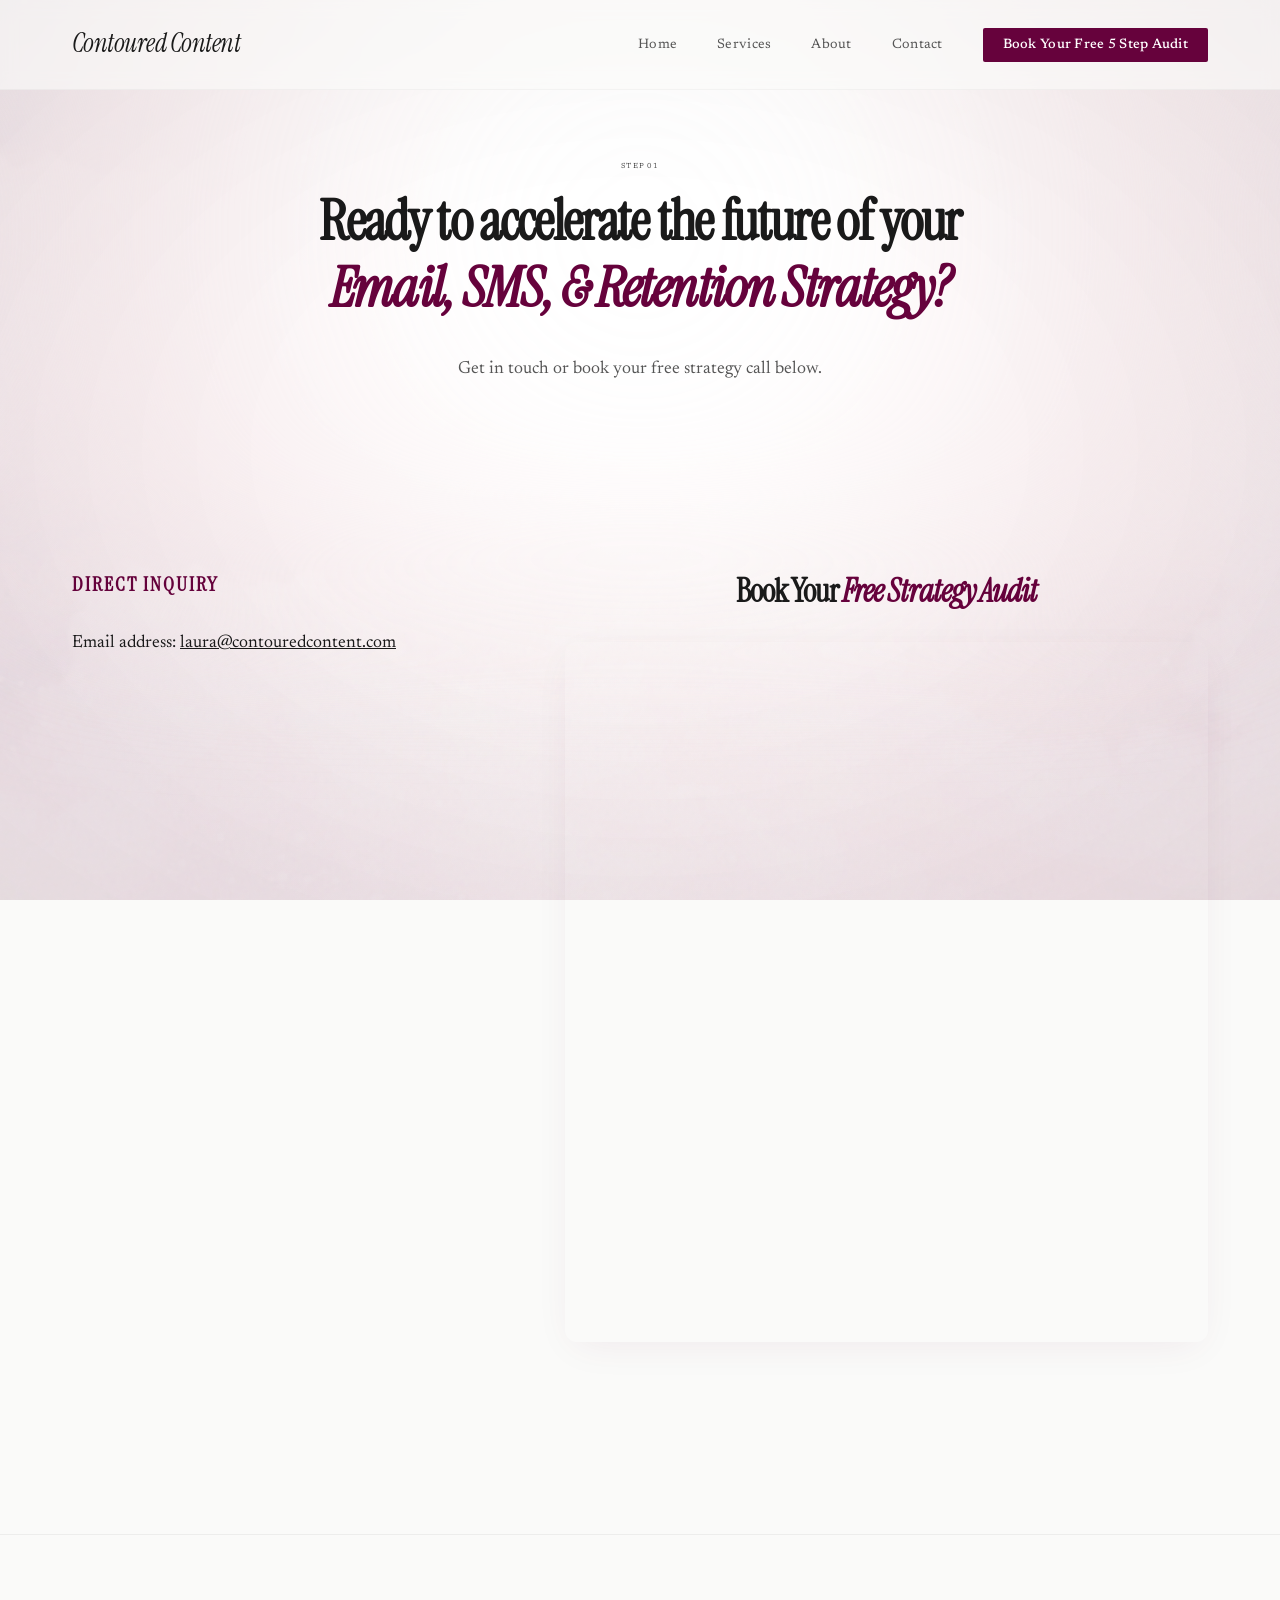
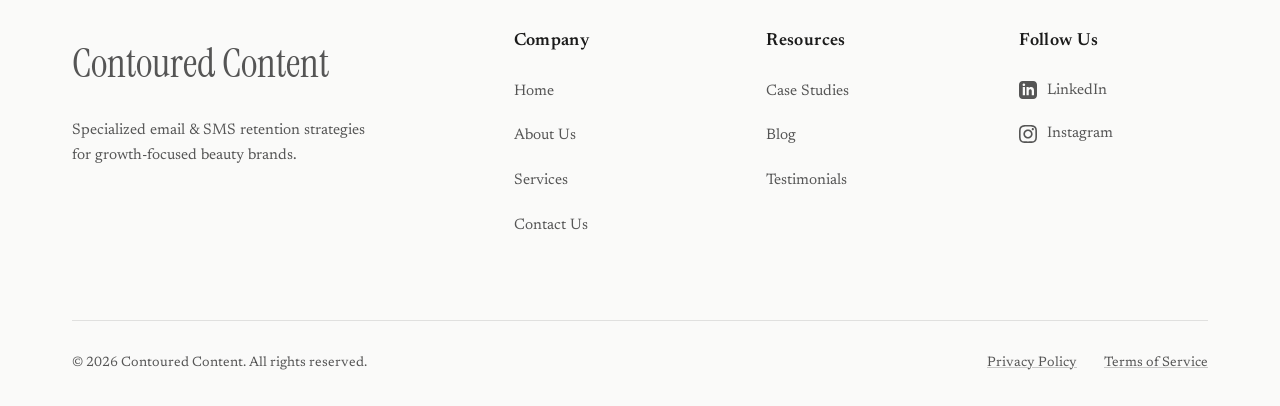
<file: contact.html>
<!DOCTYPE html>
<html lang="en">

<head>
    <meta charset="UTF-8">
    <meta name="viewport" content="width=device-width, initial-scale=1.0">
    <title>Book Your Strategy Call | Contoured Content</title>
    <meta name="description"
        content="Book your free strategy call and discuss the future of your email, SMS, and overall retention marketing strategy.">

    <!-- Open Graph / Social Sharing -->
    <meta property="og:type" content="website">
    <meta property="og:url" content="https://contouredcontent.com/contact.html">
    <meta property="og:title" content="Book Your Strategy Call | Contoured Content">
    <meta property="og:description"
        content="Book your free strategy call and discuss the future of your email, SMS, and overall retention marketing strategy.">
    <meta property="og:image" content="https://contouredcontent.com/assets/og-image.png">

    <!-- Twitter Card -->
    <meta name="twitter:card" content="summary_large_image">
    <meta name="twitter:title" content="Book Your Strategy Call | Contoured Content">
    <meta name="twitter:description" content="Book your free strategy call.">

    <!-- AI EO Structured Data -->
    <script type="application/ld+json">
    {
        "@context": "https://schema.org",
        "@type": "ContactPage",
        "name": "Contact Contoured Content",
        "description": "Book a retention strategy call with Contoured Content",
        "url": "https://contouredcontent.com/contact.html",
        "mainEntity": {
            "@type": "Organization",
            "@id": "https://contouredcontent.com/#organization",
            "name": "Contoured Content",
            "contactPoint": {
                "@type": "ContactPoint",
                "email": "laura@contouredcontent.com",
                "contactType": "customer service"
            }
        }
    }
    </script>

    <!-- Design System Typography -->
    <link rel="preconnect" href="https://fonts.googleapis.com">
    <link rel="preconnect" href="https://fonts.gstatic.com" crossorigin>
    <link
        href="https://fonts.googleapis.com/css2?family=Instrument+Serif:ital@0;1&family=Newsreader:ital,opsz,wght@0,6..72,200..800;1,6..72,200..800&display=swap"
        rel="stylesheet">

    <link rel="stylesheet" href="styles.css">
    <style>
        .contact-hero {
            padding: 12rem 0 6rem;
            text-align: center;
        }

        .calendly-section {
            padding-bottom: 8rem;
            background: transparent;
        }
    </style>
</head>

<body>
    <!-- Skip Link for Keyboard Accessibility -->
    <a href="#contact-hero" class="skip-link">Skip to main content</a>

    <!-- HEADER -->
    <header class="main-header" style="width: 100%;">
        <nav class="main-nav">
            <div class="container nav-container">
                <a href="index.html" class="nav-logo">Contoured Content</a>
                <ul class="nav-links">
                    <li><a href="index.html">Home</a></li>
                    <li><a href="services.html">Services</a></li>
                    <li><a href="about.html">About</a></li>
                    <li><a href="contact.html" class="active">Contact</a></li>
                    <li><a href="https://calendly.com/laura-ire/30min" target="_blank" class="nav-cta">Book Your Free 5
                            Step
                            Audit</a></li>
                </ul>
                <div class="nav-hamburger" onclick="toggleMobileMenu()">
                    <span></span><span></span><span></span>
                </div>
            </div>
        </nav>
        <div class="nav-overlay" onclick="toggleMobileMenu()"></div>
    </header>

    <main>
        <section class="contact-hero"
            style="position: relative; min-height: 60vh; display: flex; align-items: center; justify-content: center; padding-top: 100px;">
            <div class="hero-text-bg"></div>
            <div class="container" style="position: relative; z-index: 2; text-align: center;">
                <span class="hero-label reveal">Step 01</span>
                <h1 class="reveal" style="max-width: 900px; margin: 0 auto; font-size: 3.5rem; line-height: 1.2;">Ready
                    to
                    accelerate the future of your <br><span class="editorial-italic text-accent">Email, SMS, &
                        Retention Strategy?</span></h1>
                <p class="reveal" style="margin-top: 2rem; color: var(--color-text-muted); font-size: 1.1rem;">Get in
                    touch
                    or book your free strategy call below.</p>
            </div>
        </section>

        <section class="calendly-section" style="padding: 0 0 10rem; position: relative;">
            <div class="container">
                <div class="contact-grid"
                    style="display: grid; grid-template-columns: 1fr 1.5fr; gap: 4rem; align-items: start;">
                    <div class="contact-info reveal" style="padding-top: 2rem;">
                        <h2 class="editorial-subhead"
                            style="font-size: 1.25rem; color: var(--color-accent); margin-bottom: 2rem; letter-spacing: 0.1em; text-transform: uppercase;">
                            Direct Inquiry</h2>
                        <p
                            style="color: var(--color-text-main); font-size: 1.1rem; font-family: var(--font-body); margin-bottom: 2rem;">
                            Email address: <a href="mailto:laura@contouredcontent.com"
                                style="color: var(--color-text-main); text-decoration: underline; font-family: var(--font-body);">laura@contouredcontent.com</a>
                        </p>
                    </div>
                    <div class="calendly-container reveal"
                        style="background: transparent; padding: 2rem 0; border-radius: 2px;">
                        <h3
                            style="font-family: var(--font-heading); font-size: 2rem; margin-bottom: 1.5rem; text-align: center; color: var(--color-text-main);">
                            Book Your <span class="editorial-italic text-accent">Free Strategy Audit</span></h3>
                        <!-- Calendly inline widget begin -->
                        <div class="calendly-inline-widget" data-url="https://calendly.com/laura-ire/30min"
                            style="min-width:320px;height:700px;"></div>
                        <script type="text/javascript" src="https://assets.calendly.com/assets/external/widget.js"
                            async></script>
                        <!-- Calendly inline widget end -->
                    </div>
                </div>
            </div>
        </section>
        </main>

        <!-- FOOTER -->
        <!-- COMPREHENSIVE SITE FOOTER -->
        <footer class="site-footer">
            <div class="container">
                <div class="footer-top">
                    <!-- Brand & Subscribe -->
                    <div class="footer-brand">
                        <a href="index.html" class="footer-logo">Contoured Content</a>
                        <p class="brand-subtext" style="font-size: 0.95rem; line-height: 1.6; color: var(--color-text-muted); max-width: 300px;">Specialized email &amp; SMS retention strategies for growth-focused beauty brands.</p>
                    </div>

                    <!-- Company Links -->
                    <div class="footer-col">
                        <h4>Company</h4>
                        <ul>
                            <li><a href="index.html">Home</a></li>
                            <li><a href="about.html">About Us</a></li>
                            <li><a href="services.html">Services</a></li>
                            <li><a href="contact.html">Contact Us</a></li>
                        </ul>
                    </div>

                    <!-- Resources Links -->
                    <div class="footer-col">
                        <h4>Resources</h4>
                        <ul>
                            <li><a href="index.html#results">Case Studies</a></li>
                            <li><a href="blog.html">Blog</a></li>
                            <li><a href="testimonials.html">Testimonials</a></li>
                        </ul>
                    </div>

                    <!-- Social Links -->
                    <div class="footer-col">
                        <h4>Follow Us</h4>
                        <ul>
                            <li>
                                <a href="https://www.linkedin.com/in/laura-o-connor-949535272/" target="_blank"
                                    class="social-link" rel="noopener">
                                    <svg viewBox="0 0 24 24">
                                        <path
                                            d="M19 0h-14c-2.761 0-5 2.239-5 5v14c0 2.761 2.239 5 5 5h14c2.762 0 5-2.239 5-5v-14c0-2.761-2.238-5-5-5zm-11 19h-3v-11h3v11zm-1.5-12.268c-.966 0-1.75-.79-1.75-1.764s.784-1.764 1.75-1.764 1.75.79 1.75 1.764-.783 1.764-1.75 1.764zm13.5 12.268h-3v-5.604c0-3.368-4-3.113-4 0v5.604h-3v-11h3v1.765c1.396-2.586 7-2.777 7 2.476v6.759z" />
                                    </svg>
                                    LinkedIn
                                </a>
                            </li>
                            <li>
                                <a href="https://www.instagram.com/emailforbeauty" class="social-link" rel="noopener" target="_blank">
                                <svg viewBox="0 0 24 24"><path d="M12 2.163c3.204 0 3.584.012 4.85.07 3.252.148 4.771 1.691 4.919 4.919.058 1.265.069 1.645.069 4.849 0 3.205-.012 3.584-.069 4.849-.149 3.225-1.664 4.771-4.919 4.919-1.266.058-1.644.07-4.85.07-3.204 0-3.584-.012-4.849-.07-3.26-.149-4.771-1.699-4.919-4.92-.058-1.265-.07-1.644-.07-4.849 0-3.204.013-3.583.07-4.849.149-3.227 1.664-4.771 4.919-4.919 1.266-.057 1.645-.069 4.849-.069zm0-2.163c-3.259 0-3.667.014-4.947.072-4.358.2-6.78 2.618-6.98 6.98-.059 1.281-.073 1.689-.073 4.948 0 3.259.014 3.668.072 4.948.2 4.358 2.618 6.78 6.98 6.98 1.281.058 1.689.072 4.948.072 3.259 0 3.668-.014 4.948-.072 4.354-.2 6.782-2.618 6.979-6.98.059-1.28.073-1.689.073-4.948 0-3.259-.014-3.667-.072-4.947-.196-4.354-2.617-6.78-6.979-6.98-1.281-.059-1.69-.073-4.949-.073zm0 5.838c-3.403 0-6.162 2.759-6.162 6.162s2.759 6.163 6.162 6.163 6.162-2.759 6.162-6.163c0-3.403-2.759-6.162-6.162-6.162zm0 10.162c-2.209 0-4-1.79-4-4 0-2.209 1.791-4 4-4s4 1.791 4 4c0 2.21-1.791 4-4 4zm6.406-11.845c-.796 0-1.441.645-1.441 1.44s.645 1.44 1.441 1.44c.795 0 1.439-.645 1.439-1.44s-.644-1.44-1.439-1.44z"/></svg>
                                Instagram
                            </a>
                            </li>
                        </ul>
                    </div>
                </div>

                <!-- Footer Bottom -->
                <div class="footer-bottom">
                    <div class="footer-copyright">
                        &copy; 2026 Contoured Content. All rights reserved.
                    </div>
                    <div class="footer-legal">
                        <a href="privacy.html">Privacy Policy</a>
                        <a href="terms.html">Terms of Service</a>
                    </div>
                </div>
            </div>
        </footer>

        <script>
            function toggleMobileMenu() {
                document.querySelector('.nav-links').classList.toggle('active');
                document.querySelector('.nav-hamburger').classList.toggle('active');
                document.querySelector('.nav-overlay').classList.toggle('active');
            }

            // Intersection Observer for Reveal Animations
            const observerOptions = { threshold: 0.1 };
            const observer = new IntersectionObserver((entries) => {
                entries.forEach(entry => {
                    if (entry.isIntersecting) {
                        entry.target.classList.add('active');
                    }
                });
            }, observerOptions);
            document.querySelectorAll('.reveal').forEach(el => observer.observe(el));
        </script>
</body>

</html>
</file>
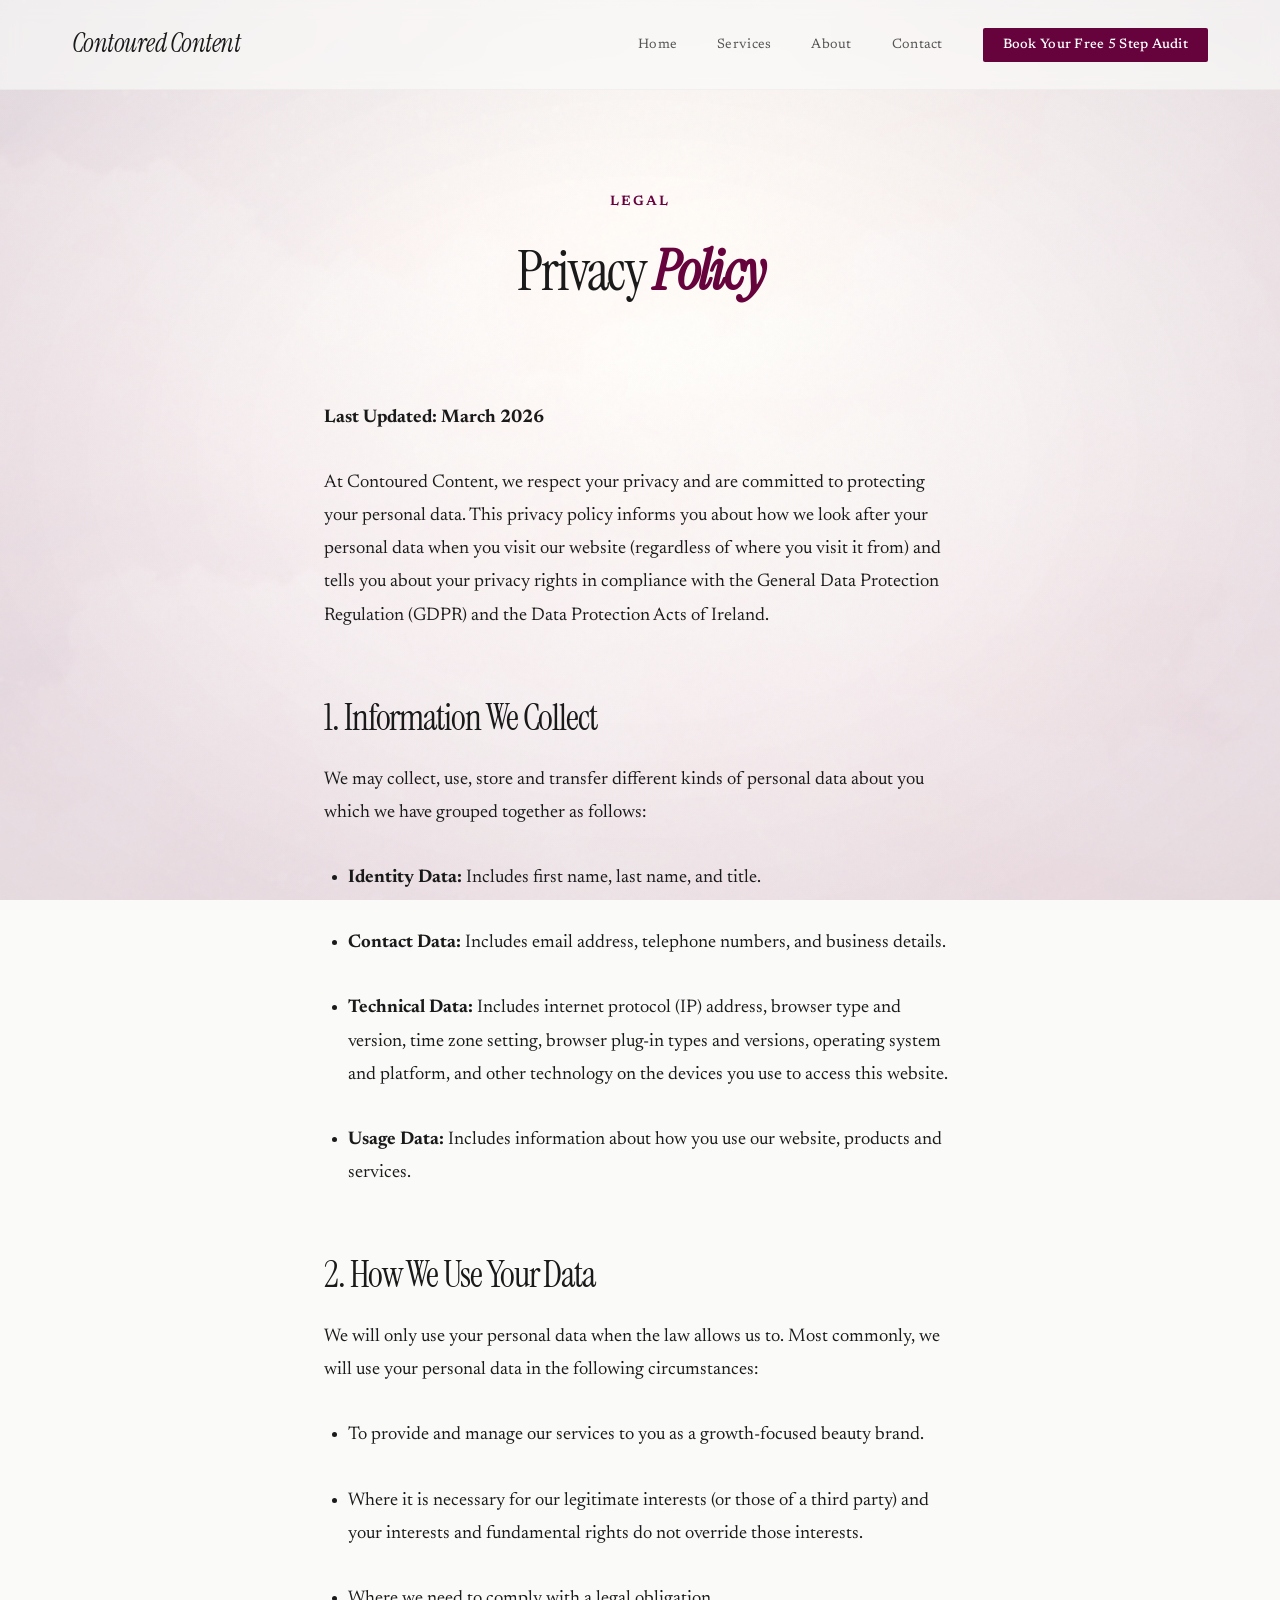
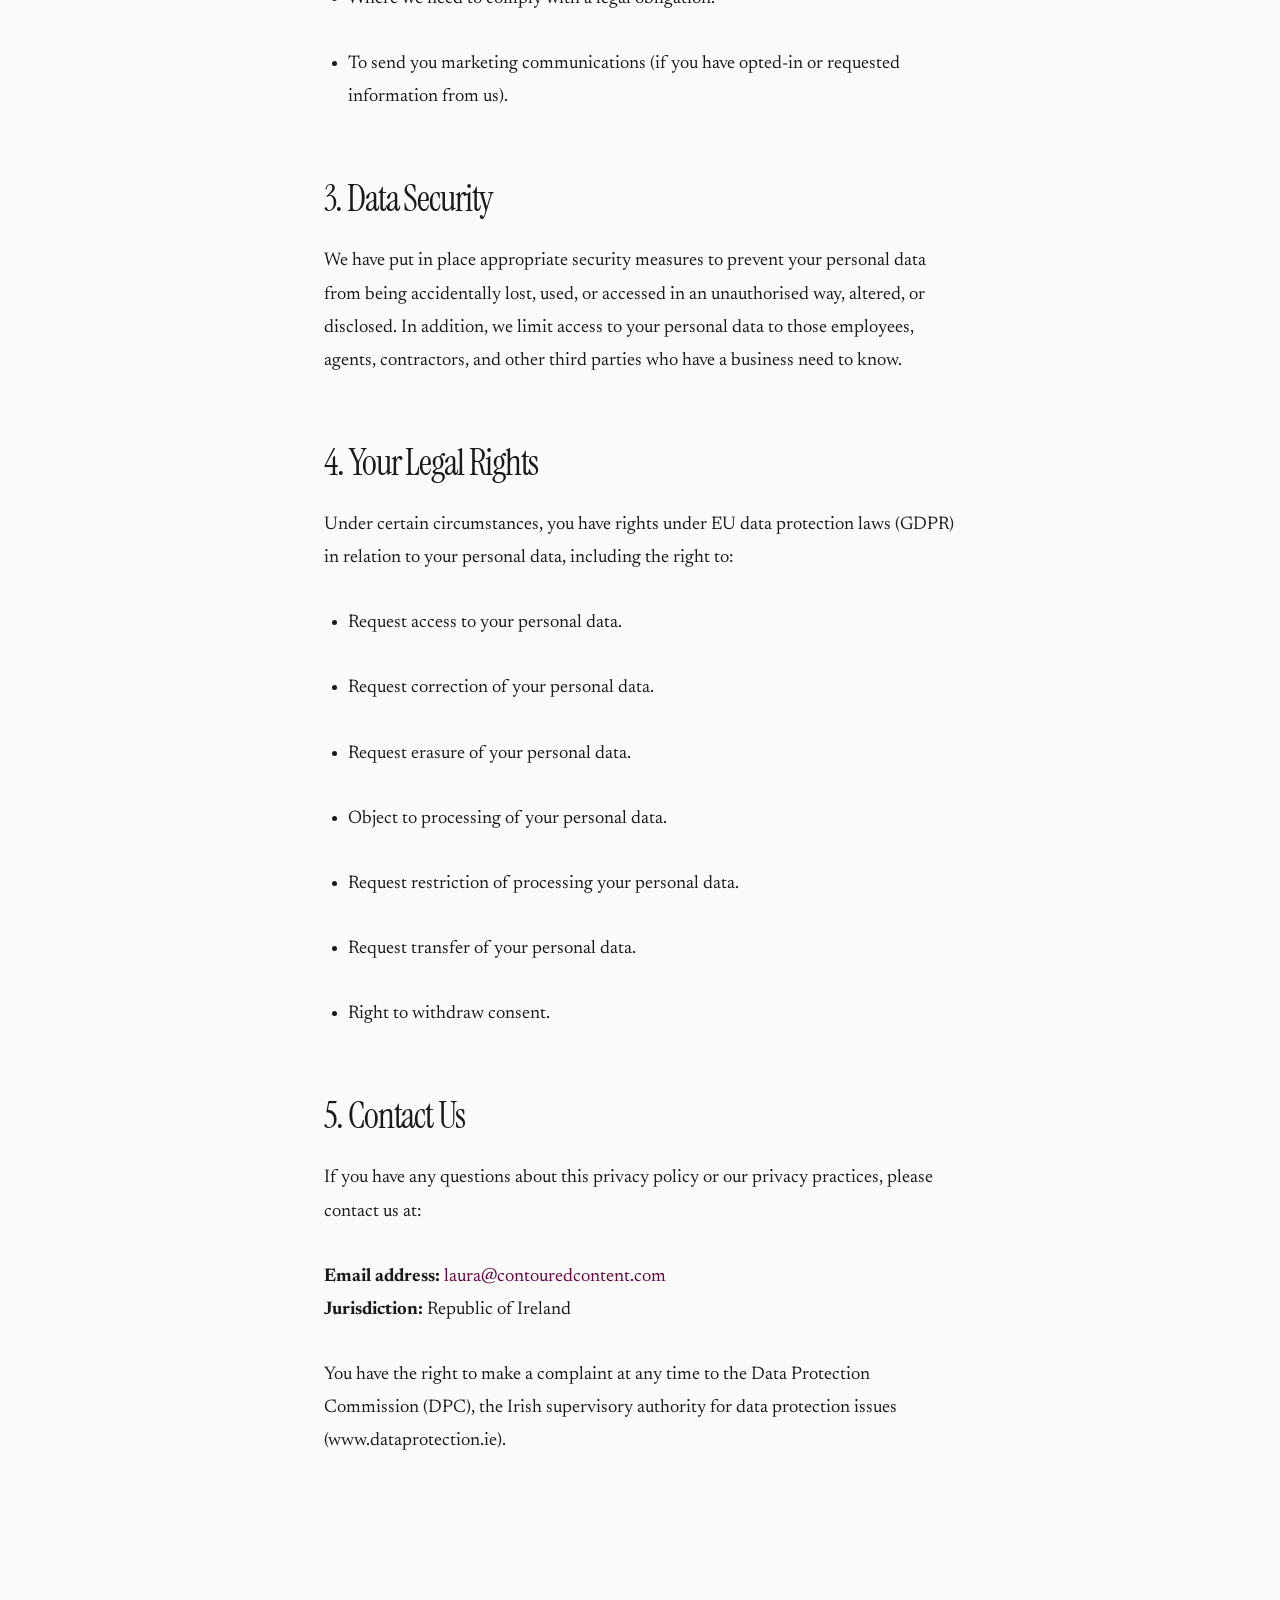
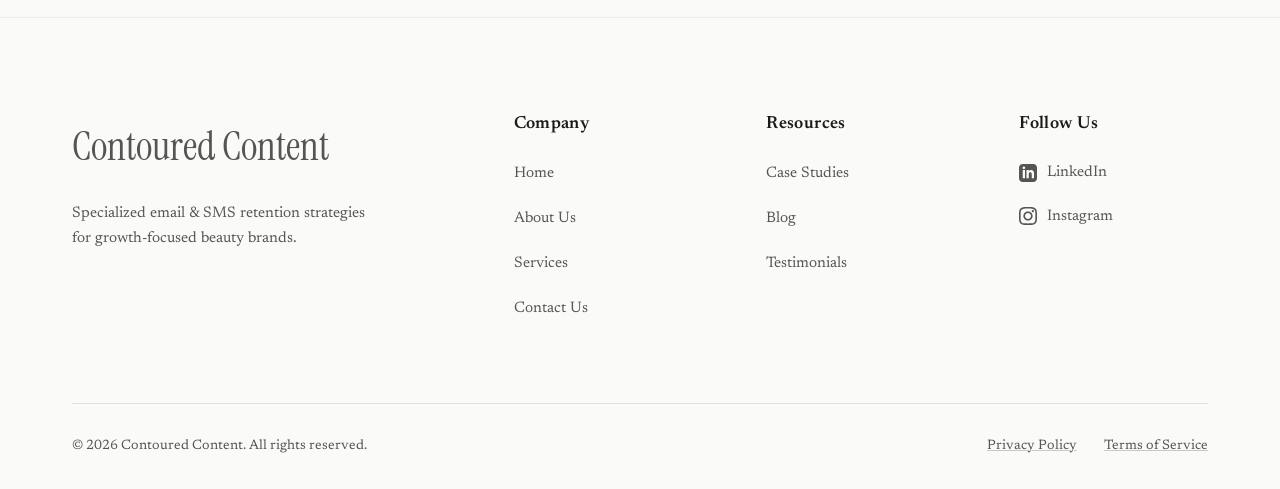
<file: privacy.html>
<!DOCTYPE html>
<html lang="en">

<head>
    <meta charset="UTF-8">
    <meta name="viewport" content="width=device-width, initial-scale=1.0">
    <title>Privacy Policy | Contoured Content</title>
    <meta name="description" content="Privacy Policy for Contoured Content.">

    <!-- Design System Typography -->
    <link rel="preconnect" href="https://fonts.googleapis.com">
    <link rel="preconnect" href="https://fonts.gstatic.com" crossorigin>
    <link
        href="https://fonts.googleapis.com/css2?family=Instrument+Serif:ital@0;1&family=Newsreader:ital,opsz,wght@0,6..72,200..800;1,6..72,200..800&display=swap"
        rel="stylesheet">

    <link rel="stylesheet" href="styles.css">
    <style>
        .legal-hero {
            padding: 12rem 0 4rem;
            text-align: center;
        }

        .legal-content {
            max-width: 680px;
            margin: 0 auto;
            padding: 0 1.5rem 8rem;
            font-family: var(--font-body);
        }

        .legal-content p,
        .legal-content li {
            font-size: 1.15rem;
            line-height: 1.8;
            color: var(--color-text-main);
            margin-bottom: 2rem;
        }

        .legal-content h2 {
            font-size: 2.25rem;
            margin: 4rem 0 1.5rem;
            font-family: var(--font-heading);
            font-weight: normal;
        }

        .legal-content h3 {
            font-size: 1.75rem;
            margin: 3rem 0 1rem;
            font-family: var(--font-heading);
            font-weight: normal;
        }

        .legal-content ul {
            margin-bottom: 2rem;
            padding-left: 1.5rem;
        }

        .legal-meta {
            font-size: 0.85rem;
            color: var(--color-accent);
            text-transform: uppercase;
            letter-spacing: 0.15em;
            font-weight: 600;
            margin-bottom: 1.5rem;
            display: block;
        }
    </style>
</head>

<body>
    <!-- NAVIGATION -->
    <nav class="main-nav">
        <div class="container nav-container">
            <a href="index.html" class="nav-logo">Contoured Content</a>
            <ul class="nav-links">
                <li><a href="index.html">Home</a></li>
                <li><a href="services.html">Services</a></li>
                <li><a href="about.html">About</a></li>
                <li><a href="contact.html">Contact</a></li>
                <li><a href="https://calendly.com/laura-ire/30min" target="_blank" class="nav-cta">Book Your Free 5 Step
                        Audit</a></li>
            </ul>
            <div class="nav-hamburger" onclick="toggleMobileMenu()">
                <span></span><span></span><span></span>
            </div>
        </div>
    </nav>
    <div class="nav-overlay" onclick="toggleMobileMenu()"></div>

    <main>
        <header class="legal-hero">
            <div class="container">
                <span class="legal-meta reveal">Legal</span>
                <h1 class="reveal"
                    style="font-size: 3.5rem; margin-bottom: 2rem; font-family: var(--font-heading); font-weight: normal;">
                    Privacy <span class="editorial-italic text-accent">Policy</span>
                </h1>
            </div>
        </header>

        <section class="legal-content reveal">
            <p><strong>Last Updated: March 2026</strong></p>

            <p>At Contoured Content, we respect your privacy and are committed to protecting your personal data. This
                privacy policy informs you about how we look after your personal data when you visit our website
                (regardless of where you visit it from) and tells you about your privacy rights in compliance with the
                General Data Protection Regulation (GDPR) and the Data Protection Acts of Ireland.</p>

            <h2>1. Information We Collect</h2>
            <p>We may collect, use, store and transfer different kinds of personal data about you which we have grouped
                together as follows:</p>
            <ul>
                <li><strong>Identity Data:</strong> Includes first name, last name, and title.</li>
                <li><strong>Contact Data:</strong> Includes email address, telephone numbers, and business details.</li>
                <li><strong>Technical Data:</strong> Includes internet protocol (IP) address, browser type and version,
                    time zone setting, browser plug-in types and versions, operating system and platform, and other
                    technology on the devices you use to access this website.</li>
                <li><strong>Usage Data:</strong> Includes information about how you use our website, products and
                    services.</li>
            </ul>

            <h2>2. How We Use Your Data</h2>
            <p>We will only use your personal data when the law allows us to. Most commonly, we will use your personal
                data in the following circumstances:</p>
            <ul>
                <li>To provide and manage our services to you as a growth-focused beauty brand.</li>
                <li>Where it is necessary for our legitimate interests (or those of a third party) and your interests
                    and fundamental rights do not override those interests.</li>
                <li>Where we need to comply with a legal obligation.</li>
                <li>To send you marketing communications (if you have opted-in or requested information from us).</li>
            </ul>

            <h2>3. Data Security</h2>
            <p>We have put in place appropriate security measures to prevent your personal data from being accidentally
                lost, used, or accessed in an unauthorised way, altered, or disclosed. In addition, we limit access to
                your personal data to those employees, agents, contractors, and other third parties who have a business
                need to know.</p>

            <h2>4. Your Legal Rights</h2>
            <p>Under certain circumstances, you have rights under EU data protection laws (GDPR) in relation to your
                personal data, including the right to:</p>
            <ul>
                <li>Request access to your personal data.</li>
                <li>Request correction of your personal data.</li>
                <li>Request erasure of your personal data.</li>
                <li>Object to processing of your personal data.</li>
                <li>Request restriction of processing your personal data.</li>
                <li>Request transfer of your personal data.</li>
                <li>Right to withdraw consent.</li>
            </ul>

            <h2>5. Contact Us</h2>
            <p>If you have any questions about this privacy policy or our privacy practices, please contact us at:</p>
            <p><strong>Email address:</strong> <a href="mailto:laura@contouredcontent.com"
                    style="color: var(--color-accent); text-decoration: none;">laura@contouredcontent.com</a><br>
                <strong>Jurisdiction:</strong> Republic of Ireland
            </p>

            <p>You have the right to make a complaint at any time to the Data Protection Commission (DPC), the Irish
                supervisory authority for data protection issues (www.dataprotection.ie).</p>
        </section>
    </main>

    <!-- COMPREHENSIVE SITE FOOTER -->
    <footer class="site-footer">
        <div class="container">
            <div class="footer-top">
                <!-- Brand & Subscribe -->
                <div class="footer-brand">
                    <a href="index.html" class="footer-logo">Contoured Content</a>
                    <p class="brand-subtext"
                        style="font-size: 0.95rem; line-height: 1.6; color: var(--color-text-muted); max-width: 300px;">
                        Specialized email &amp; SMS retention strategies for growth-focused beauty brands.</p>
                </div>

                <!-- Company Links -->
                <div class="footer-col">
                    <h4>Company</h4>
                    <ul>
                        <li><a href="index.html">Home</a></li>
                        <li><a href="about.html">About Us</a></li>
                        <li><a href="services.html">Services</a></li>
                        <li><a href="contact.html">Contact Us</a></li>
                    </ul>
                </div>

                <!-- Resources Links -->
                <div class="footer-col">
                    <h4>Resources</h4>
                    <ul>
                        <li><a href="index.html#results">Case Studies</a></li>
                        <li><a href="blog.html">Blog</a></li>
                        <li><a href="testimonials.html">Testimonials</a></li>
                    </ul>
                </div>

                <!-- Social Links -->
                <div class="footer-col">
                    <h4>Follow Us</h4>
                    <ul>
                        <li>
                            <a href="https://www.linkedin.com/in/laura-o-connor-949535272/" target="_blank"
                                class="social-link" rel="noopener">
                                <svg viewBox="0 0 24 24">
                                    <path
                                        d="M19 0h-14c-2.761 0-5 2.239-5 5v14c0 2.761 2.239 5 5 5h14c2.762 0 5-2.239 5-5v-14c0-2.761-2.238-5-5-5zm-11 19h-3v-11h3v11zm-1.5-12.268c-.966 0-1.75-.79-1.75-1.764s.784-1.764 1.75-1.764 1.75.79 1.75 1.764-.783 1.764-1.75 1.764zm13.5 12.268h-3v-5.604c0-3.368-4-3.113-4 0v5.604h-3v-11h3v1.765c1.396-2.586 7-2.777 7 2.476v6.759z" />
                                </svg>
                                LinkedIn
                            </a>
                        </li>
                        <li>
                            <a href="https://www.instagram.com/emailforbeauty" class="social-link" rel="noopener"
                                target="_blank">
                                <svg viewBox="0 0 24 24">
                                    <path
                                        d="M12 2.163c3.204 0 3.584.012 4.85.07 3.252.148 4.771 1.691 4.919 4.919.058 1.265.069 1.645.069 4.849 0 3.205-.012 3.584-.069 4.849-.149 3.225-1.664 4.771-4.919 4.919-1.266.058-1.644.07-4.85.07-3.204 0-3.584-.012-4.849-.07-3.26-.149-4.771-1.699-4.919-4.92-.058-1.265-.07-1.644-.07-4.849 0-3.204.013-3.583.07-4.849.149-3.227 1.664-4.771 4.919-4.919 1.266-.057 1.645-.069 4.849-.069zm0-2.163c-3.259 0-3.667.014-4.947.072-4.358.2-6.78 2.618-6.98 6.98-.059 1.281-.073 1.689-.073 4.948 0 3.259.014 3.668.072 4.948.2 4.358 2.618 6.78 6.98 6.98 1.281.058 1.689.072 4.948.072 3.259 0 3.668-.014 4.948-.072 4.354-.2 6.782-2.618 6.979-6.98.059-1.28.073-1.689.073-4.948 0-3.259-.014-3.667-.072-4.947-.196-4.354-2.617-6.78-6.979-6.98-1.281-.059-1.69-.073-4.949-.073zm0 5.838c-3.403 0-6.162 2.759-6.162 6.162s2.759 6.163 6.162 6.163 6.162-2.759 6.162-6.163c0-3.403-2.759-6.162-6.162-6.162zm0 10.162c-2.209 0-4-1.79-4-4 0-2.209 1.791-4 4-4s4 1.791 4 4c0 2.21-1.791 4-4 4zm6.406-11.845c-.796 0-1.441.645-1.441 1.44s.645 1.44 1.441 1.44c.795 0 1.439-.645 1.439-1.44s-.644-1.44-1.439-1.44z" />
                                </svg>
                                Instagram
                            </a>
                        </li>
                    </ul>
                </div>
            </div>

            <!-- Footer Bottom -->
            <div class="footer-bottom">
                <div class="footer-copyright">
                    &copy; 2026 Contoured Content. All rights reserved.
                </div>
                <div class="footer-legal">
                    <a href="privacy.html">Privacy Policy</a>
                    <a href="terms.html">Terms of Service</a>
                </div>
            </div>
        </div>
    </footer>

    <script>
        function toggleMobileMenu() {
            document.querySelector('.nav-links').classList.toggle('active');
            document.querySelector('.nav-hamburger').classList.toggle('active');
            document.querySelector('.nav-overlay').classList.toggle('active');
        }

        const observerOptions = { threshold: 0.1 };
        const observer = new IntersectionObserver((entries) => {
            entries.forEach(entry => {
                if (entry.isIntersecting) {
                    entry.target.classList.add('active');
                }
            });
        }, observerOptions);
        document.querySelectorAll('.reveal').forEach(el => observer.observe(el));
    </script>
</body>

</html>
</file>
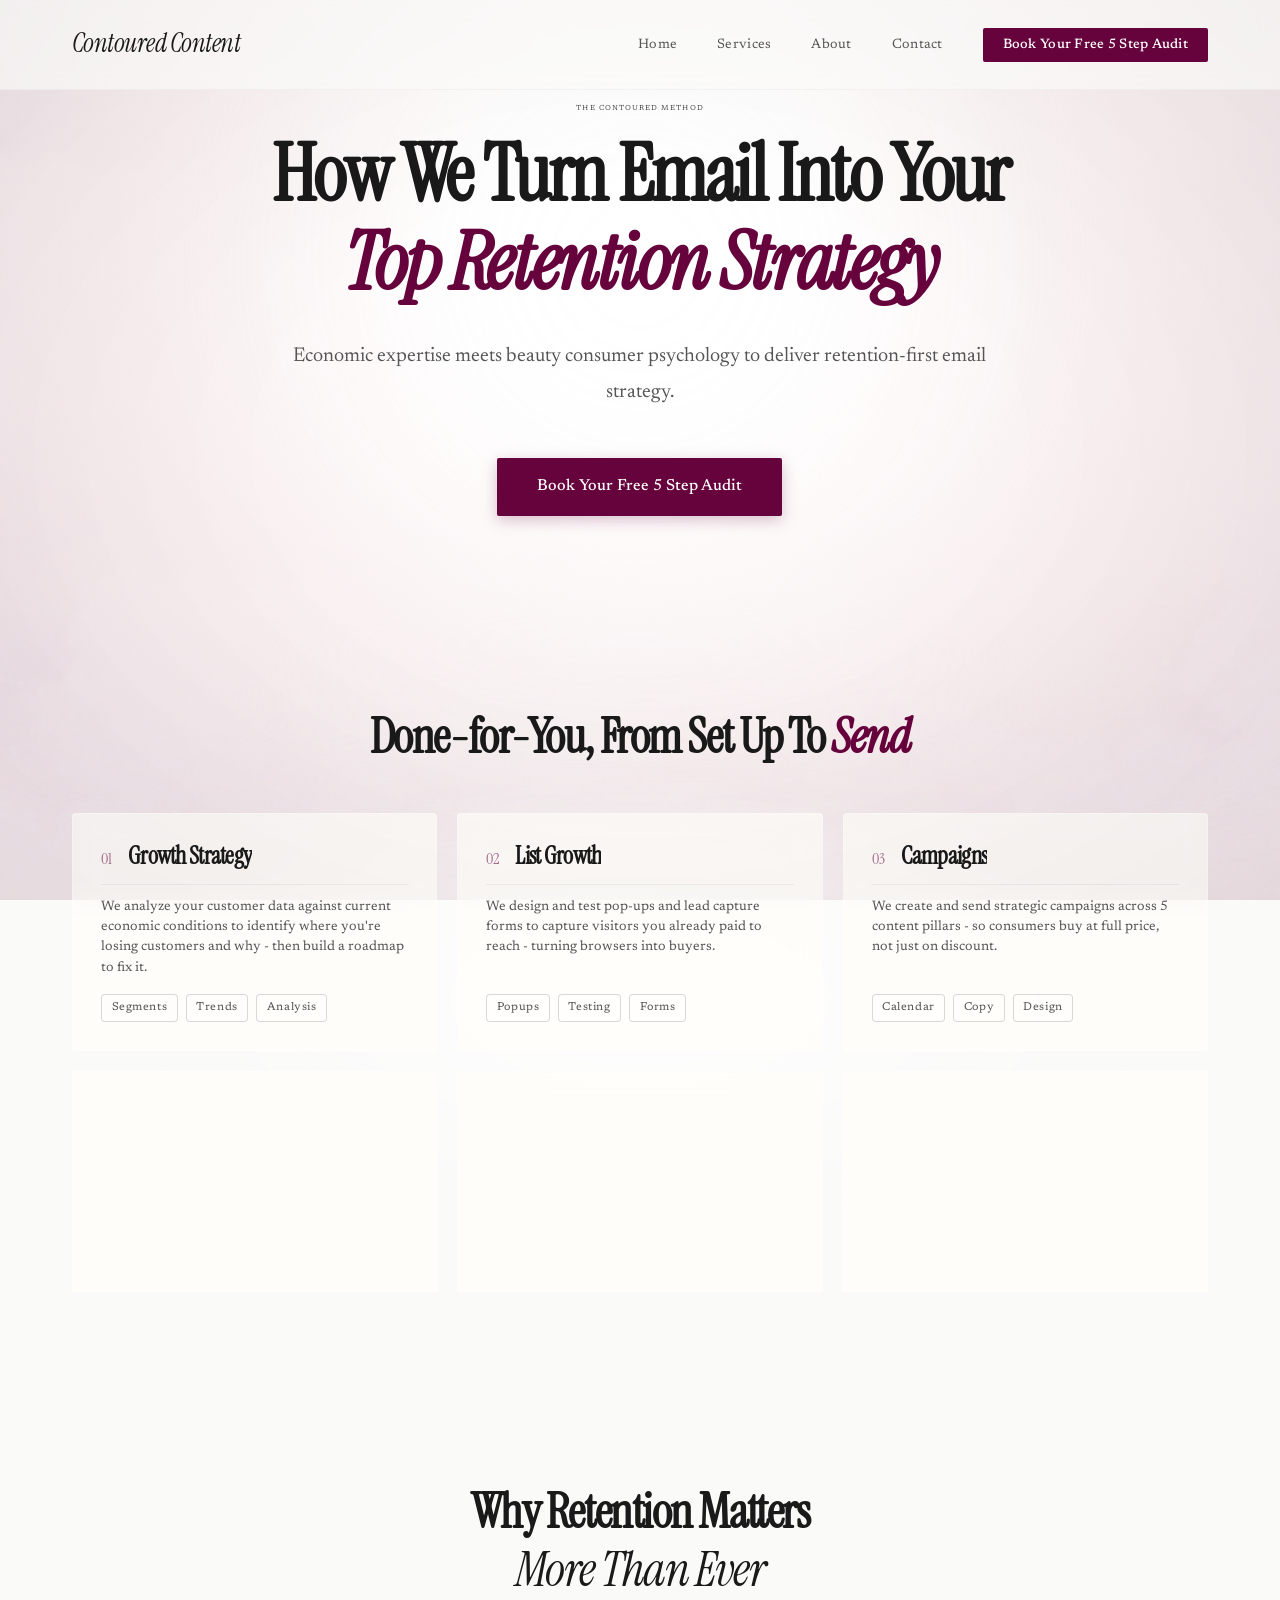
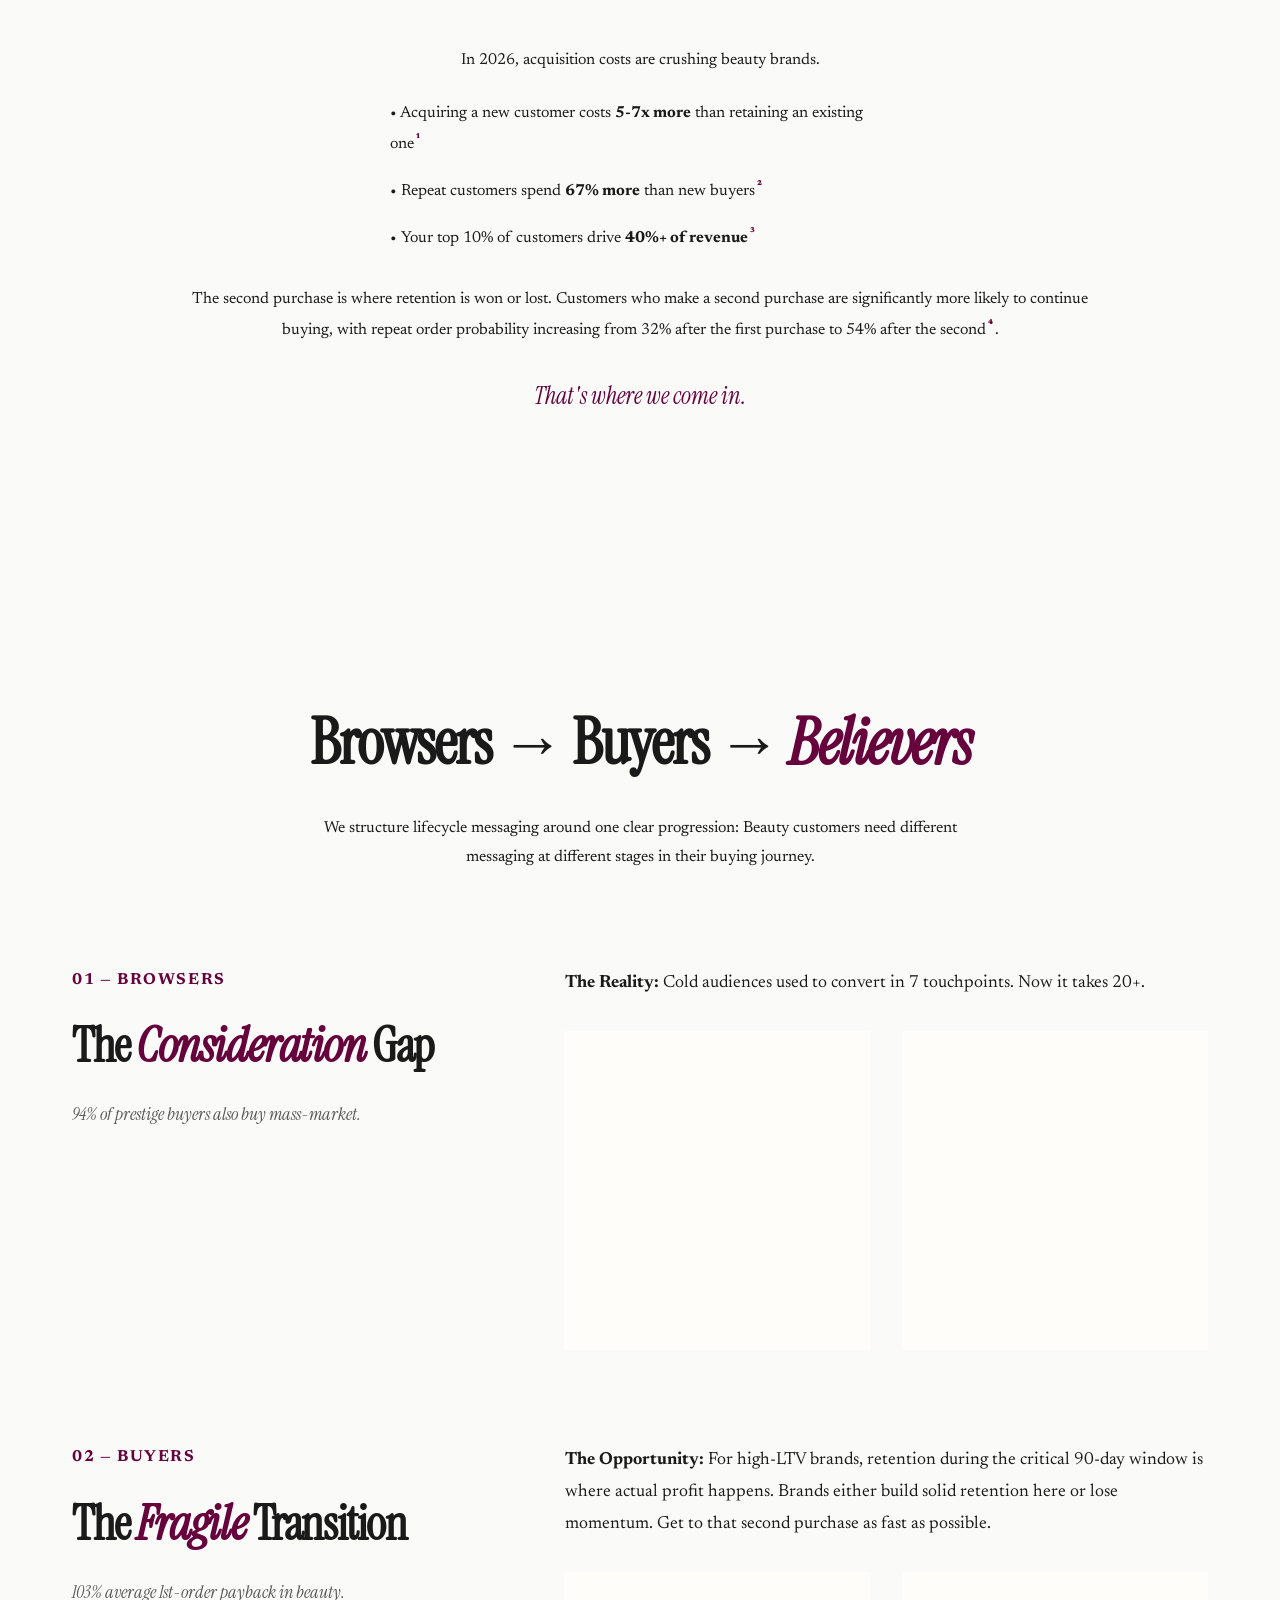
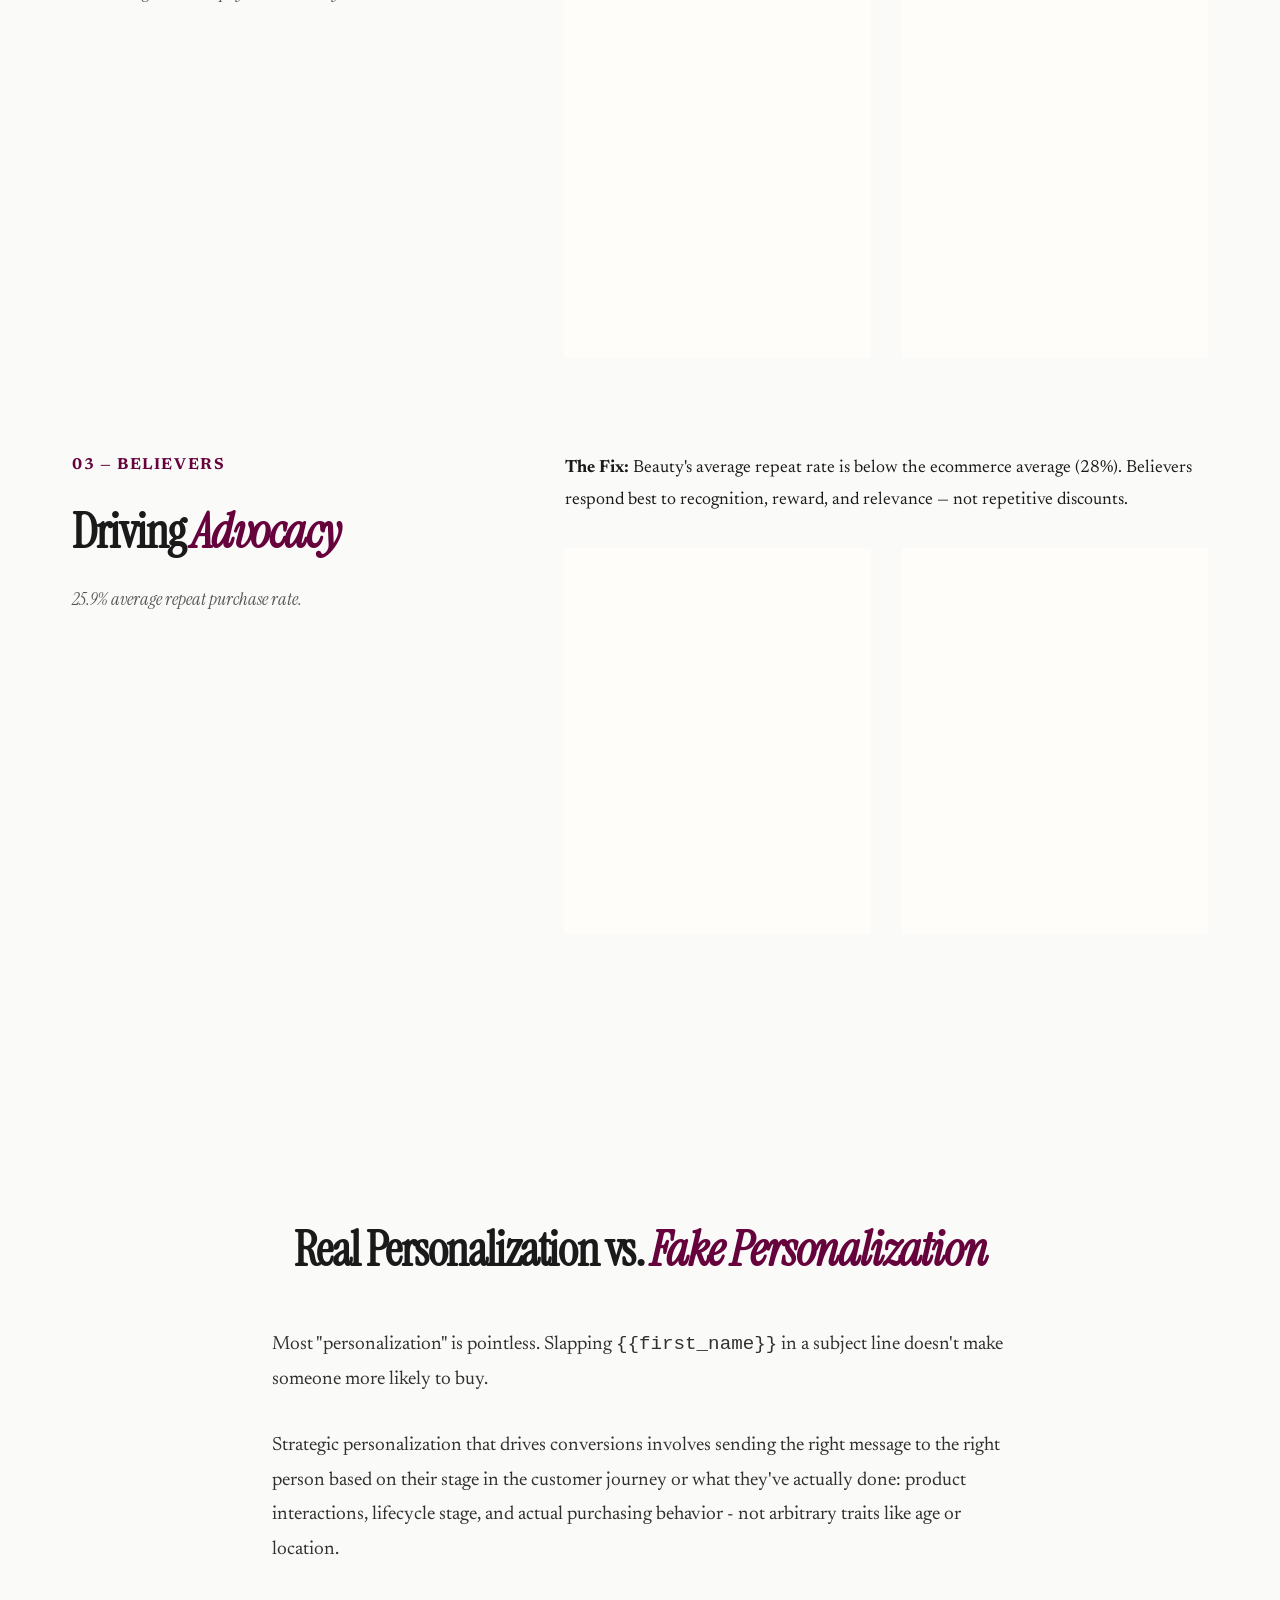
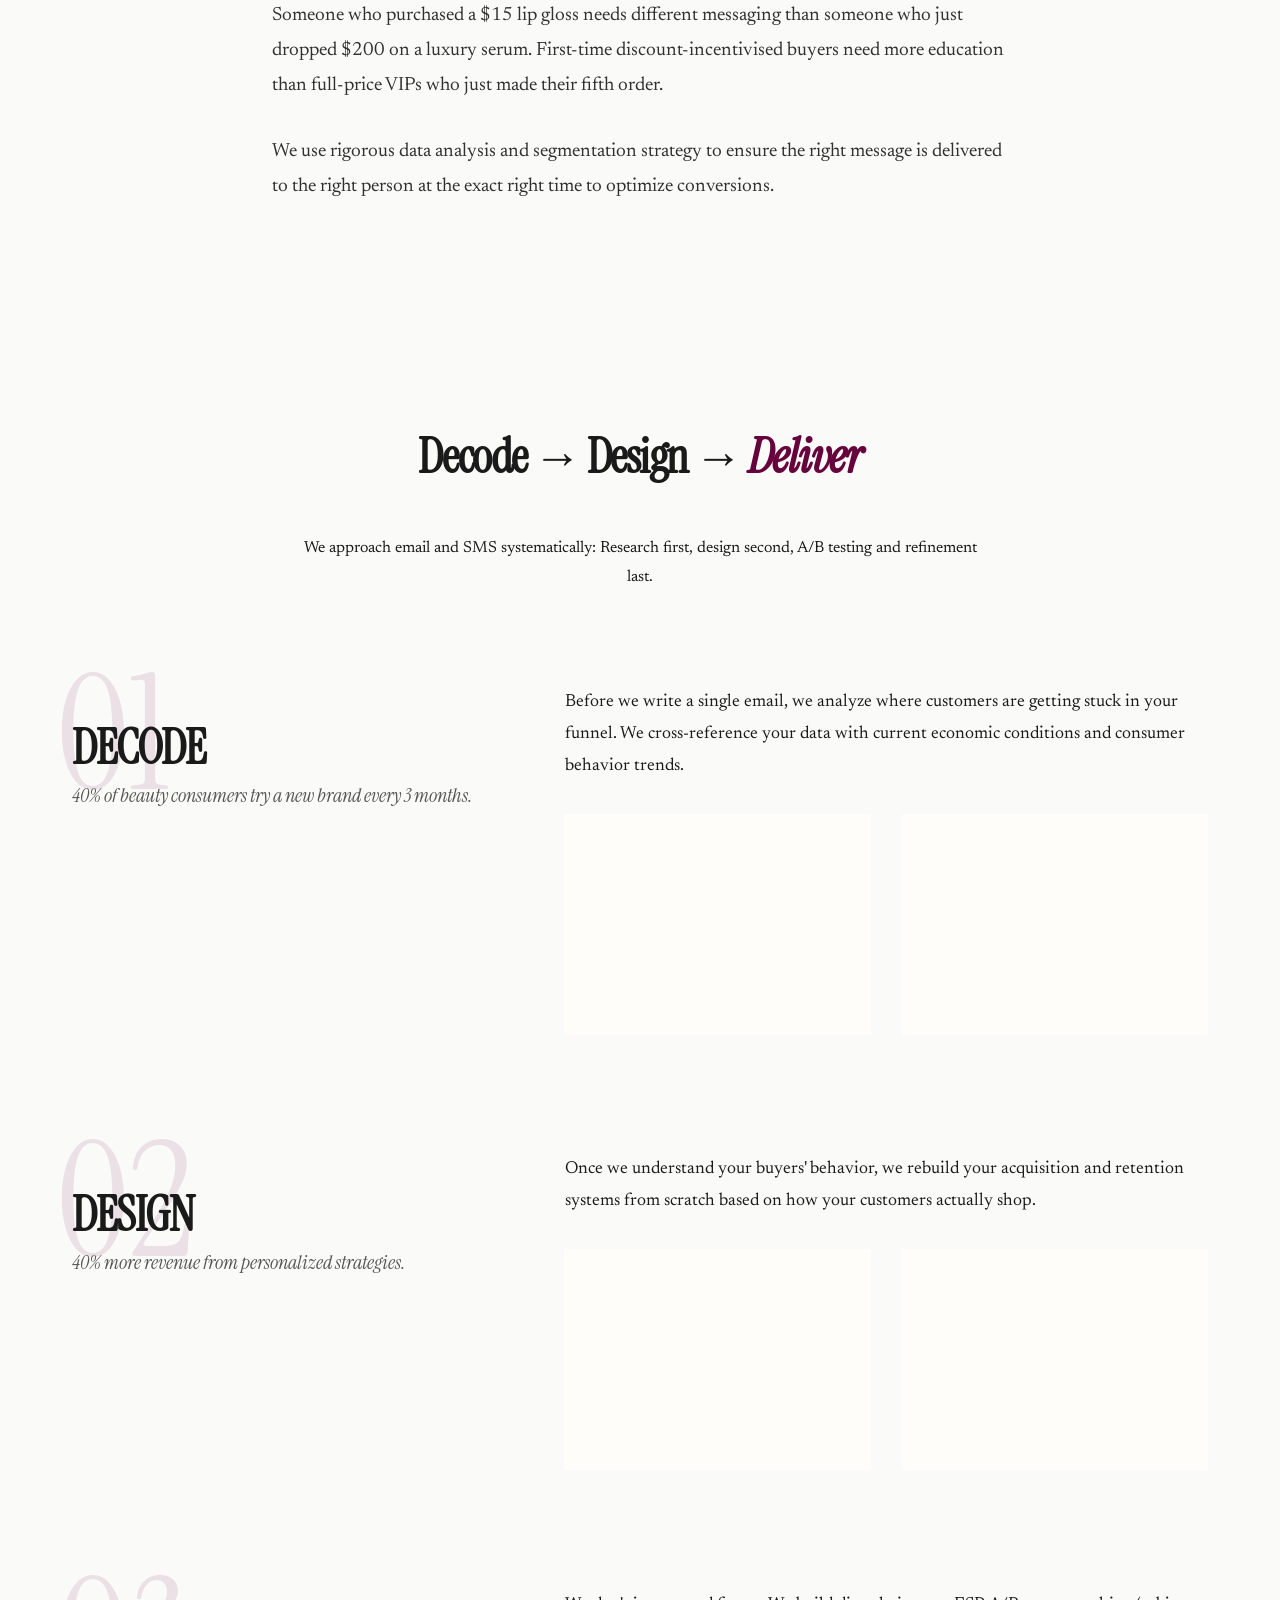
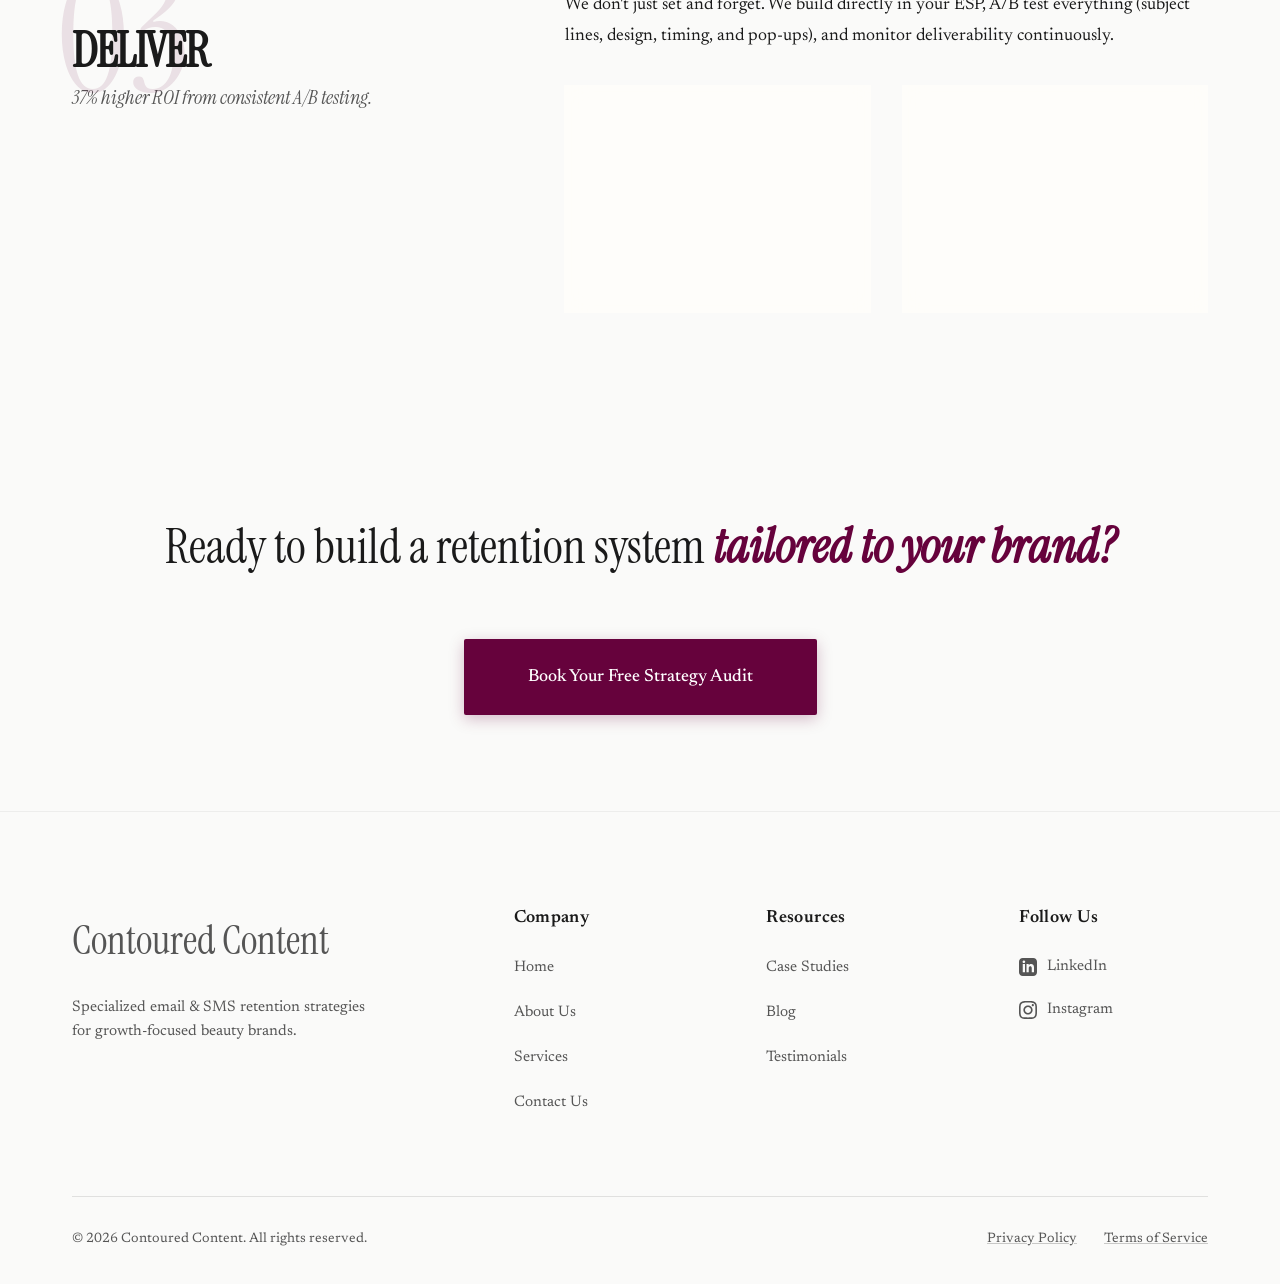
<file: services.html>
<!DOCTYPE html>
<html lang="en">

<head>
    <meta charset="UTF-8">
    <meta name="viewport" content="width=device-width, initial-scale=1.0">
    <title>Services | Retention Strategy & Systems | Contoured Content</title>
    <meta name="description"
        content="The Contoured Method: How we turn email into your most profitable channel. Economics meets beauty consumer psychology.">

    <!-- Open Graph / Social Sharing -->
    <meta property="og:type" content="website">
    <meta property="og:url" content="https://contouredcontent.com/services.html">
    <meta property="og:title" content="Services | Retention Strategy & Systems | Contoured Content">
    <meta property="og:description"
        content="The Contoured Method: How we turn email into your most profitable channel. Economics meets beauty consumer psychology.">
    <meta property="og:image" content="https://contouredcontent.com/assets/og-image.png">

    <!-- Twitter Card -->
    <meta name="twitter:card" content="summary_large_image">
    <meta name="twitter:title" content="Contoured Content | Beauty Email Services">
    <meta name="twitter:description" content="The Contoured Method for beauty brands.">

    <!-- AI EO Structured Data -->
    <script type="application/ld+json">
    {
        "@context": "https://schema.org",
        "@graph": [
            {
                "@type": "Service",
                "name": "The Contoured Method",
                "serviceType": "Retention Marketing Strategy",
                "description": "Acquire and retain more beauty customers through optimized email & SMS strategy using our economics and psychology framework.",
                "provider": {
                    "@type": "ProfessionalService",
                    "@id": "https://contouredcontent.com/#organization",
                    "name": "Contoured Content"
                },
                "hasOfferCatalog": {
                    "@type": "OfferCatalog",
                    "name": "Retention Strategy Elements",
                    "itemListElement": [
                        {
                            "@type": "Offer",
                            "itemOffered": {
                                "@type": "Service",
                                "name": "Email & SMS Audits"
                            }
                        },
                        {
                            "@type": "Offer",
                            "itemOffered": {
                                "@type": "Service",
                                "name": "Account Strategy & Setup"
                            }
                        },
                        {
                            "@type": "Offer",
                            "itemOffered": {
                                "@type": "Service",
                                "name": "Lifecycle Flow Development"
                            }
                        }
                    ]
                }
            },
            {
                "@type": "FAQPage",
                "mainEntity": [
                    {
                        "@type": "Question",
                        "name": "What is included in the Contoured Method?",
                        "acceptedAnswer": {
                            "@type": "Answer",
                            "text": "The method involves three steps: Decode (analyzing funnels, drop-off points, cohort behavior), Design (rebuilding acquisition and retention flows based on data), and Deliver (A/B testing, ESP building, and continuous monitoring)."
                        }
                    },
                    {
                        "@type": "Question",
                        "name": "Why is customer retention so critical?",
                        "acceptedAnswer": {
                            "@type": "Answer",
                            "text": "Because cold audiences now take 20+ touchpoints to convert, whereas customers who make a second purchase have their repeat order probability increase from 32% to 54%."
                        }
                    }
                ]
            }
        ]
    }
    </script>

    <!-- Design System Typography -->
    <link rel="preconnect" href="https://fonts.googleapis.com">
    <link rel="preconnect" href="https://fonts.gstatic.com" crossorigin>
    <link
        href="https://fonts.googleapis.com/css2?family=Instrument+Serif:ital@0;1&family=Newsreader:ital,opsz,wght@0,6..72,200..800;1,6..72,200..800&display=swap"
        rel="stylesheet">

    <link rel="stylesheet" href="styles.css">
    <style>
        .services-hero {
            padding: 12rem 0 6rem;
            text-align: center;
        }

        .services-intro {
            max-width: 900px;
            margin: 0 auto;
            font-family: var(--font-heading);
            font-size: 3.5rem;
            line-height: 1.1;
            color: var(--color-text-main);
        }

        .services-sub-intro {
            max-width: 700px;
            margin: 2rem auto 4rem;
            color: var(--color-text-muted);
            font-size: 1.25rem;
            line-height: 1.6;
        }

        .retention-math {
            padding: 8rem 0;
        }

        .math-grid {
            display: grid;
            grid-template-columns: 1fr 1fr;
            gap: 6rem;
            align-items: start;
        }

        .math-content h2 {
            font-size: 2.5rem;
            margin-bottom: 2rem;
        }

        .math-stats {
            display: flex;
            flex-direction: column;
            gap: 2rem;
        }

        .math-stat-item {
            display: flex;
            align-items: baseline;
            gap: 1rem;
        }

        .math-val {
            font-family: var(--font-heading);
            font-size: 2rem;
            color: var(--color-accent);
        }

        .framework-section {
            padding: 8rem 0;
        }

        .journey-step {
            margin-bottom: 8rem;
            display: grid;
            grid-template-columns: 1fr 1.5fr;
            gap: 6rem;
        }

        .step-label {
            font-family: var(--font-body);
            text-transform: uppercase;
            letter-spacing: 0.1em;
            color: var(--color-accent);
            font-weight: 600;
            font-size: 0.85rem;
            margin-bottom: 1rem;
            display: block;
        }

        .step-content h3 {
            font-size: 3.5rem;
            margin-bottom: 2rem;
        }

        .step-details {
            display: grid;
            grid-template-columns: 1fr 1fr;
            gap: 3rem;
        }

        .detail-box h4 {
            font-family: var(--font-body);
            font-weight: 700;
            color: var(--color-text-main);
            margin-bottom: 1rem;
        }

        .personalization-callout {
            padding: 10rem 0;
            text-align: center;
        }

        .callout-inner {
            max-width: 800px;
            margin: 0 auto;
        }

        .callout-inner h2 {
            font-size: 3rem;
            margin-bottom: 3rem;
        }
    </style>
</head>

<body>
    <!-- Skip Link for Keyboard Accessibility -->
    <a href="#services-hero" class="skip-link">Skip to main content</a>

    <!-- HEADER -->
    <header class="main-header" style="width: 100%;">
        <nav class="main-nav">
            <div class="container nav-container">
                <a href="index.html" class="nav-logo">Contoured Content</a>
                <ul class="nav-links">
                    <li><a href="index.html">Home</a></li>
                    <li><a href="services.html" class="active">Services</a></li>
                    <li><a href="about.html">About</a></li>
                    <li><a href="contact.html">Contact</a></li>
                    <li><a href="https://calendly.com/laura-ire/30min" target="_blank" class="nav-cta">Book Your Free 5
                            Step
                            Audit</a></li>
                </ul>
                <div class="nav-hamburger" onclick="toggleMobileMenu()">
                    <span></span><span></span><span></span>
                </div>
            </div>
        </nav>
        <div class="nav-overlay" onclick="toggleMobileMenu()"></div>
    </header>

    <main>
        <!-- HERO SECTION -->
        <section class="services-hero"
            style="min-height: 60vh; display: flex; align-items: center; justify-content: center; position: relative; padding-top: 100px;">
            <div class="hero-text-bg"></div>
            <div class="container" style="position: relative; z-index: 2; text-align: center;">
                <span class="hero-label reveal">The Contoured Method</span>
                <h1 class="reveal" style="font-size: 5rem; margin-bottom: 2rem; line-height: 1.1;">How We Turn Email
                    Into
                    Your <br><span class="editorial-italic text-accent">Top Retention Strategy</span></h1>
                <p class="reveal"
                    style="font-size: 1.25rem; max-width: 700px; margin: 0 auto 3rem; color: var(--color-text-muted);">
                    Economic expertise meets beauty consumer psychology to deliver retention-first email strategy.</p>
                <a href="https://calendly.com/laura-ire/30min" target="_blank" class="btn-primary reveal">Book Your Free
                    5
                    Step Audit</a>
            </div>
        </section>

        <!-- DONE FOR YOU GRID (SERVICES FIRST) -->
        <section class="services-section" id="services" style="padding: 6rem 0;">
            <div class="container">
                <h2 class="section-title reveal" style="text-align: center; margin-bottom: 3rem;">Done-for-You, From
                    Set Up
                    To <span class="editorial-italic text-accent">Send</span></h2>
                <div class="services-grid">
                    <div class="service-card reveal">
                        <div class="service-header"><span class="service-icon">01</span>
                            <h3 class="service-title">Growth Strategy</h3>
                        </div>
                        <p class="service-desc">We analyze your customer data against current economic conditions to
                            identify where you're losing customers and why - then build a roadmap to fix it.</p>
                        <div class="service-tags"><span class="service-tag">Segments</span><span
                                class="service-tag">Trends</span><span class="service-tag">Analysis</span></div>
                    </div>
                    <div class="service-card reveal">
                        <div class="service-header"><span class="service-icon">02</span>
                            <h3 class="service-title">List Growth</h3>
                        </div>
                        <p class="service-desc">We design and test pop-ups and lead capture forms to capture
                            visitors you
                            already paid to reach - turning browsers into buyers.</p>
                        <div class="service-tags"><span class="service-tag">Popups</span><span
                                class="service-tag">Testing</span><span class="service-tag">Forms</span></div>
                    </div>
                    <div class="service-card reveal">
                        <div class="service-header"><span class="service-icon">03</span>
                            <h3 class="service-title">Campaigns</h3>
                        </div>
                        <p class="service-desc">We create and send strategic campaigns across 5 content pillars - so
                            consumers buy at full price, not just on discount.</p>
                        <div class="service-tags"><span class="service-tag">Calendar</span><span
                                class="service-tag">Copy</span><span class="service-tag">Design</span></div>
                    </div>
                    <div class="service-card reveal">
                        <div class="service-header"><span class="service-icon">04</span>
                            <h3 class="service-title">Automations</h3>
                        </div>
                        <p class="service-desc">We design and build all your lifecycle flows - welcome, abandonment,
                            post-purchase, and retention - tailored to each stage.</p>
                        <div class="service-tags"><span class="service-tag">Acquisition</span><span
                                class="service-tag">Retention</span><span class="service-tag">Setup</span></div>
                    </div>
                    <div class="service-card reveal">
                        <div class="service-header"><span class="service-icon">05</span>
                            <h3 class="service-title">SMS & Mobile</h3>
                        </div>
                        <p class="service-desc">We build a coordinated SMS strategy that aligns with email, stays
                            compliant,
                            and reaches customers at critical high-impact moments.</p>
                        <div class="service-tags"><span class="service-tag">Strategy</span><span
                                class="service-tag">Compliance</span><span class="service-tag">SMS</span></div>
                    </div>
                    <div class="service-card reveal">
                        <div class="service-header"><span class="service-icon">06</span>
                            <h3 class="service-title">Lifecycle Management</h3>
                        </div>
                        <p class="service-desc">We manage your account end-to-end - tracking performance and
                            deliverability,
                            reporting on what's working, and optimizing continuously.</p>
                        <div class="service-tags"><span class="service-tag">Delivery</span><span
                                class="service-tag">Reports</span><span class="service-tag">Optimization</span>
                        </div>
                    </div>
                </div>
            </div>
        </section>

        <!-- WHY RETENTION MATTERS -->
        <section class="retention-math" style="padding: 6rem 0; position: relative;">
            <div class="container" style="max-width: 1000px;">
                <div class="reveal" style="text-align: center; margin-bottom: 6rem;">
                    <h2 class="section-title">Why Retention Matters <br><span class="editorial-italic">More Than
                            Ever</span>
                    </h2>
                    <div class="section-subtitle">
                        <p style="margin-bottom: 1.5rem;">In 2026, acquisition costs are crushing beauty brands.</p>
                        <ul
                            style="list-style: none; padding: 0; text-align: left; max-width: 500px; margin: 0 auto 2rem;">
                            <li style="margin-bottom: 1rem;">• Acquiring a new customer costs <strong>5-7x
                                    more</strong>
                                than retaining an existing one<sup class="footnote-marker"><span
                                        class="footnote-box">HBR
                                        (2014): The Value of Keeping the Right Customers</span>¹</sup></li>
                            <li style="margin-bottom: 1rem;">• Repeat customers spend <strong>67% more</strong> than
                                new
                                buyers<sup class="footnote-marker"><span class="footnote-box">Mobiloud
                                        (2026)</span>²</sup>
                            </li>
                            <li style="margin-bottom: 1rem;">• Your top 10% of customers drive <strong>40%+ of
                                    revenue</strong><sup class="footnote-marker"><span class="footnote-box">PWC
                                        (2016): The
                                        Next Generation Sales Force</span>³</sup>
                            </li>
                        </ul>
                        <p>The second purchase is where retention is won or lost.
                            Customers who make a second purchase are significantly more likely to continue buying,
                            with
                            repeat order probability increasing from 32% after the first purchase to 54% after the
                            second<sup class="footnote-marker"><span class="footnote-box">RJMetrics: The Power of
                                    Repeat
                                    Order Probability</span>⁴</sup>.
                            <br><br><span class="editorial-italic"
                                style="color: var(--color-accent); font-weight: 500; font-size: 1.5rem;">That's
                                where we come in.</span>
                        </p>
                    </div>
                </div>
            </div>
        </section>

        <!-- BROWSERS BUYERS BELIEVERS -->
        <section class="framework-section" style="padding: 6rem 0;">
            <div class="container">
                <div style="text-align: center; margin-bottom: 6rem;">
                    <h2 class="section-title reveal" style="font-size: 4rem; margin-bottom: 2rem;">Browsers &rarr;
                        Buyers
                        &rarr; <span class="editorial-italic text-accent">Believers</span></h2>
                    <p class="section-subtitle reveal" style="max-width: 700px; margin: 0 auto;">We
                        structure lifecycle messaging around one clear progression: Beauty customers need different
                        messaging at different stages in their buying journey.</p>
                </div>

                <!-- 01 BROWSERS -->
                <div class="journey-step reveal"
                    style="margin-bottom: 6rem; display: grid; grid-template-columns: 1fr 1.5fr; gap: 4rem;">
                    <div class="step-meta">
                        <span class="step-label"
                            style="font-size: 1rem; color: var(--color-accent); font-weight: 700; display: block; margin-bottom: 1.5rem;">01
                            — BROWSERS</span>
                        <h3 style="font-size: 3rem; margin-bottom: 1.5rem;">The <span
                                class="editorial-italic text-accent">Consideration</span> Gap</h3>
                        <p class="editorial-italic" style="font-size: 1.1rem; color: var(--color-text-muted);">94%
                            of
                            prestige buyers also buy mass-market.</p>
                    </div>
                    <div class="step-content">
                        <p style="font-size: 1.1rem; margin-bottom: 2rem;"><strong>The Reality:</strong> Cold
                            audiences used
                            to convert in 7 touchpoints. Now it takes 20+.</p>
                        <div style="display: grid; grid-template-columns: 1fr 1fr; gap: 2rem;">
                            <div class="service-card reveal" style="padding: 2.5rem;">
                                <h4 class="service-title" style="margin-bottom: 1.5rem; font-size: 1.25rem;">What
                                    They Need
                                </h4>
                                <ul
                                    style="list-style: none; padding: 0; font-size: 0.95rem; color: var(--color-text-muted);">
                                    <li style="margin-bottom: 0.75rem;">• Trust signals and social proof</li>
                                    <li style="margin-bottom: 0.75rem;">• Educational content that removes
                                        objections</li>
                                    <li>• Clear differentiation (why YOU vs. them)</li>
                                </ul>
                            </div>
                            <div class="service-card reveal" style="padding: 2.5rem;">
                                <h4 class="service-title" style="margin-bottom: 1.5rem; font-size: 1.25rem;">How We
                                    Convert
                                    Them</h4>
                                <ul
                                    style="list-style: none; padding: 0; font-size: 0.95rem; color: var(--color-text-muted);">
                                    <li style="margin-bottom: 0.75rem;">• Optimized pop-ups that capture zero-party
                                        data
                                    </li>
                                    <li style="margin-bottom: 0.75rem;">• Welcome flows designed to build trust fast
                                    </li>
                                    <li>• Abandonment flow messaging that removes friction</li>
                                </ul>
                            </div>
                        </div>
                    </div>
                </div>

                <!-- 02 BUYERS -->
                <div class="journey-step reveal"
                    style="margin-bottom: 6rem; display: grid; grid-template-columns: 1fr 1.5fr; gap: 4rem;">
                    <div class="step-meta">
                        <span class="step-label"
                            style="font-size: 1rem; color: var(--color-accent); font-weight: 700; display: block; margin-bottom: 1.5rem;">02
                            — BUYERS</span>
                        <h3 style="font-size: 3rem; margin-bottom: 1.5rem;">The <span
                                class="editorial-italic text-accent">Fragile</span> Transition</h3>
                        <p class="editorial-italic" style="font-size: 1.1rem; color: var(--color-text-muted);">103%
                            average
                            1st-order payback in beauty.</p>
                    </div>
                    <div class="step-content">
                        <p style="font-size: 1.1rem; margin-bottom: 2rem;"><strong>The Opportunity:</strong> For
                            high-LTV
                            brands, retention during the critical 90-day window is where actual profit happens.
                            Brands
                            either build solid retention here or lose momentum. Get to
                            that second purchase as fast as possible.</p>
                        <div style="display: grid; grid-template-columns: 1fr 1fr; gap: 2rem;">
                            <div class="service-card reveal" style="padding: 2.5rem;">
                                <h4 class="service-title" style="margin-bottom: 1.5rem; font-size: 1.25rem;">What
                                    They Need
                                </h4>
                                <ul
                                    style="list-style: none; padding: 0; font-size: 0.95rem; color: var(--color-text-muted);">
                                    <li style="margin-bottom: 0.75rem;">• Reduce buyer's remorse: reassurance they
                                        made the
                                        right choice</li>
                                    <li style="margin-bottom: 0.75rem;">• Educational content that handles
                                        objections</li>
                                    <li>• Value for money considering the price point</li>
                                </ul>
                            </div>
                            <div class="service-card reveal" style="padding: 2.5rem;">
                                <h4 class="service-title" style="margin-bottom: 1.5rem; font-size: 1.25rem;">How We
                                    Retain
                                    Them</h4>
                                <ul
                                    style="list-style: none; padding: 0; font-size: 0.95rem; color: var(--color-text-muted);">
                                    <li style="margin-bottom: 0.75rem;">• Post-Purchase Sequences engineered for
                                        trust</li>
                                    <li style="margin-bottom: 0.75rem;">• Product education and usage guides</li>
                                    <li style="margin-bottom: 0.75rem;">• Strategic cross-sells based on purchase
                                        history
                                    </li>
                                    <li>• Replenishment timing tailored to their purchase</li>
                                </ul>
                            </div>
                        </div>
                    </div>
                </div>

                <!-- 03 BELIEVERS -->
                <div class="journey-step reveal"
                    style="margin-bottom: 6rem; display: grid; grid-template-columns: 1fr 1.5fr; gap: 4rem;">
                    <div class="step-meta">
                        <span class="step-label"
                            style="font-size: 1rem; color: var(--color-accent); font-weight: 700; display: block; margin-bottom: 1.5rem;">03
                            — BELIEVERS</span>
                        <h3 style="font-size: 3rem; margin-bottom: 1.5rem;">Driving <span
                                class="editorial-italic text-accent">Advocacy</span></h3>
                        <p class="editorial-italic" style="font-size: 1.1rem; color: var(--color-text-muted);">25.9%
                            average
                            repeat purchase rate.</p>
                    </div>
                    <div class="step-content">
                        <p style="font-size: 1.1rem; margin-bottom: 2rem;"><strong>The Fix:</strong> Beauty's
                            average repeat
                            rate is below the ecommerce average (28%). Believers respond best to recognition,
                            reward, and
                            relevance &mdash; not repetitive discounts.</p>
                        <div style="display: grid; grid-template-columns: 1fr 1fr; gap: 2rem;">
                            <div class="service-card reveal" style="padding: 2.5rem;">
                                <h4 class="service-title" style="margin-bottom: 1.5rem; font-size: 1.25rem;">What
                                    They Need
                                </h4>
                                <ul
                                    style="list-style: none; padding: 0; font-size: 0.95rem; color: var(--color-text-muted);">
                                    <li style="margin-bottom: 0.75rem;">• Recognition for their loyalty</li>
                                    <li style="margin-bottom: 0.75rem;">• Exclusive access and early product drops
                                    </li>
                                    <li style="margin-bottom: 0.75rem;">• Relevant recommendations based on history
                                    </li>
                                    <li>• Reasons to advocate (referrals, UGC)</li>
                                </ul>
                            </div>
                            <div class="service-card reveal" style="padding: 2.5rem;">
                                <h4 class="service-title" style="margin-bottom: 1.5rem; font-size: 1.25rem;">How We
                                    Build
                                    Loyalty</h4>
                                <ul
                                    style="list-style: none; padding: 0; font-size: 0.95rem; color: var(--color-text-muted);">
                                    <li style="margin-bottom: 0.75rem;">• VIP flows that make top customers feel
                                        valued</li>
                                    <li style="margin-bottom: 0.75rem;">• Advocacy activation (reviews, referrals)
                                    </li>
                                    <li style="margin-bottom: 0.75rem;">• 60-75 day winback for lapsed customers
                                    </li>
                                    <li>• Replenishment flows perfectly timed to product usage</li>
                                </ul>
                            </div>
                        </div>
                    </div>
                </div>
            </div>
        </section>

        <!-- REAL VS FAKE PERSONALIZATION -->
        <section class="personalization-callout"
            style="padding: 6rem 0; background: transparent; color: var(--color-text-main); text-align: center; position: relative;">
            <div class="container" style="max-width: 800px; position: relative; z-index: 2;">
                <h2 class="section-title reveal">Real
                    Personalization vs. <span class="editorial-italic text-accent">Fake Personalization</span></h2>
                <div class="reveal" style="font-size: 1.2rem; line-height: 1.8; opacity: 0.9; text-align: left;">
                    <p style="margin-bottom: 2rem;">Most "personalization" is pointless. Slapping
                        <code>{{first_name}}</code> in a subject line doesn't make someone more likely to buy.
                    </p>
                    <p style="margin-bottom: 2rem;">Strategic
                        personalization that drives conversions involves sending the right message to the right
                        person
                        based on their stage in the customer journey or what they've actually done: product
                        interactions,
                        lifecycle stage, and actual purchasing behavior - not arbitrary traits like age or location.
                    </p>
                    <p style="margin-bottom: 2rem;">Someone who purchased a $15 lip gloss needs different messaging
                        than
                        someone who just dropped $200 on a luxury serum. First-time discount-incentivised buyers
                        need more
                        education than full-price VIPs who just made their fifth order.</p>
                    <p style="margin-bottom: 2rem;">We use rigorous data analysis and segmentation strategy to
                        ensure the
                        right message is
                        delivered to the right person at the exact right time to optimize conversions.</p>
                </div>
            </div>
        </section>

        <!-- DECODE DESIGN DELIVER -->
        <section class="method-section" style="padding: 6rem 0; background: transparent;">
            <div class="container">
                <div style="text-align: center; margin-bottom: 6rem;">
                    <h2 class="section-title reveal">Decode &rarr; Design &rarr; <span
                            class="editorial-italic text-accent">Deliver</span></h2>
                    <p class="section-subtitle reveal" style="max-width: 700px; margin: 0 auto;">We
                        approach email and SMS systematically: Research first, design second, A/B testing and
                        refinement
                        last.</p>
                </div>

                <div class="process-list">
                    <!-- 01 DECODE -->
                    <div class="process-item reveal"
                        style="margin-bottom: 6rem; display: grid; grid-template-columns: 1fr 1.5fr; gap: 4rem;">
                        <div style="position: relative;">
                            <span class="process-number"
                                style="font-family: var(--font-heading); font-size: 10rem; line-height: 1; color: var(--color-accent); opacity: 0.1; position: absolute; top: -2rem; left: -1rem; z-index: 1;">01</span>
                            <h3 style="font-size: 3rem; position: relative; z-index: 2; margin-top: 2rem;">DECODE
                            </h3>
                            <p class="editorial-italic" style="font-size: 1.25rem; color: var(--color-text-muted);">
                                40% of
                                beauty consumers try a new brand every 3 months.</p>
                        </div>
                        <div>
                            <p style="font-size: 1.1rem; margin-bottom: 2rem;">Before we write a single email, we
                                analyze
                                where customers are getting stuck in your funnel. We cross-reference your data with
                                current
                                economic conditions and consumer behavior trends.</p>
                            <div style="display: grid; grid-template-columns: 1fr 1fr; gap: 2rem;">
                                <div class="service-card reveal" style="padding: 2.5rem;">
                                    <ul
                                        style="list-style: none; padding: 0; font-size: 0.95rem; color: var(--color-text-muted);">
                                        <li style="margin-bottom: 0.75rem;">• Pop-up conversion analytics</li>
                                        <li style="margin-bottom: 0.75rem;">• Acquisition flow drop-off points</li>
                                        <li>• Time-to-second-purchase tracking</li>
                                    </ul>
                                </div>
                                <div class="service-card reveal" style="padding: 2.5rem;">
                                    <ul
                                        style="list-style: none; padding: 0; font-size: 0.95rem; color: var(--color-text-muted);">
                                        <li style="margin-bottom: 0.75rem;">• Product-specific cohort behavior</li>
                                        <li style="margin-bottom: 0.75rem;">• Economic window recalibration</li>
                                        <li>• Pricing sensitivity mapping</li>
                                    </ul>
                                </div>
                            </div>
                        </div>
                    </div>

                    <!-- 02 DESIGN -->
                    <div class="process-item reveal"
                        style="margin-bottom: 6rem; display: grid; grid-template-columns: 1fr 1.5fr; gap: 4rem;">
                        <div style="position: relative;">
                            <span class="process-number"
                                style="font-family: var(--font-heading); font-size: 10rem; line-height: 1; color: var(--color-accent); opacity: 0.1; position: absolute; top: -2rem; left: -1rem; z-index: 1;">02</span>
                            <h3 style="font-size: 3rem; position: relative; z-index: 2; margin-top: 2rem;">DESIGN
                            </h3>
                            <p class="editorial-italic" style="font-size: 1.25rem; color: var(--color-text-muted);">
                                40% more
                                revenue from personalized strategies.</p>
                        </div>
                        <div>
                            <p style="font-size: 1.1rem; margin-bottom: 2rem;">Once we understand your buyers'
                                behavior,
                                we rebuild your acquisition and retention systems from scratch based on how your
                                customers
                                actually shop.</p>
                            <div style="display: grid; grid-template-columns: 1fr 1fr; gap: 2rem;">
                                <div class="service-card reveal" style="padding: 2.5rem;">
                                    <ul
                                        style="list-style: none; padding: 0; font-size: 0.95rem; color: var(--color-text-muted);">
                                        <li style="margin-bottom: 0.75rem;">• Multi-touch Welcome Series</li>
                                        <li>• Targeted Abandonment Nudges</li>
                                    </ul>
                                </div>
                                <div class="service-card reveal" style="padding: 2.5rem;">
                                    <ul
                                        style="list-style: none; padding: 0; font-size: 0.95rem; color: var(--color-text-muted);">
                                        <li style="margin-bottom: 0.75rem;">• 60-75 Day Winback</li>
                                        <li>• Replenishment Reminders</li>
                                    </ul>
                                </div>
                            </div>
                        </div>
                    </div>

                    <!-- 03 DELIVER -->
                    <div class="process-item reveal"
                        style="margin-bottom: 6rem; display: grid; grid-template-columns: 1fr 1.5fr; gap: 4rem;">
                        <div style="position: relative;">
                            <span class="process-number"
                                style="font-family: var(--font-heading); font-size: 10rem; line-height: 1; color: var(--color-accent); opacity: 0.1; position: absolute; top: -2rem; left: -1rem; z-index: 1;">03</span>
                            <h3 style="font-size: 3rem; position: relative; z-index: 2; margin-top: 2rem;">DELIVER
                            </h3>
                            <p class="editorial-italic" style="font-size: 1.25rem; color: var(--color-text-muted);">
                                37%
                                higher ROI from consistent A/B testing.</p>
                        </div>
                        <div>
                            <p style="font-size: 1.1rem; margin-bottom: 2rem;">We don't just set and forget. We
                                build
                                directly in your ESP, A/B test everything (subject lines, design, timing, and
                                pop-ups), and
                                monitor deliverability continuously.</p>
                            <div style="display: grid; grid-template-columns: 1fr 1fr; gap: 2rem;">
                                <div class="service-card reveal" style="padding: 2.5rem;">
                                    <ul
                                        style="list-style: none; padding: 0; font-size: 0.95rem; color: var(--color-text-muted);">
                                        <li style="margin-bottom: 0.75rem;">• Pop-up A/B Testing</li>
                                        <li style="margin-bottom: 0.75rem;">• Retention/Repeat Purchase Rate</li>
                                        <li style="margin-bottom: 0.75rem;">• Time to Second Purchase</li>
                                        <li>• Active Subscriber Health</li>
                                    </ul>
                                </div>
                                <div class="service-card reveal" style="padding: 2.5rem;">
                                    <ul
                                        style="list-style: none; padding: 0; font-size: 0.95rem; color: var(--color-text-muted);">
                                        <li style="margin-bottom: 0.75rem;">• LTV by Cohort Tracking</li>
                                        <li style="margin-bottom: 0.75rem;">• AOV by Channel Analysis</li>
                                        <li>• Behavioral Shift Response</li>
                                    </ul>
                                </div>
                            </div>
                        </div>
                    </div>
                </div>

                <div style="text-align: center; margin-top: 6rem;">
                    <p style="font-family: var(--font-heading); font-size: 3rem; margin-bottom: 3rem;">Ready to
                        build a
                        retention system <span class="editorial-italic text-accent">tailored to your brand?</span>
                    </p>
                    <a href="https://calendly.com/laura-ire/30min" target="_blank" class="btn-primary"
                        style="padding: 1.5rem 4rem; font-size: 1.1rem;">Book Your Free Strategy Audit</a>
                </div>
            </div>
        </section>
    </main>

    <!-- FOOTER -->
    <!-- COMPREHENSIVE SITE FOOTER -->
    <footer class="site-footer">
        <div class="container">
            <div class="footer-top">
                <!-- Brand & Subscribe -->
                <div class="footer-brand">
                    <a href="index.html" class="footer-logo">Contoured Content</a>
                    <p class="brand-subtext"
                        style="font-size: 0.95rem; line-height: 1.6; color: var(--color-text-muted); max-width: 300px;">
                        Specialized email &amp; SMS retention strategies for growth-focused beauty brands.</p>
                </div>

                <!-- Company Links -->
                <div class="footer-col">
                    <h4>Company</h4>
                    <ul>
                        <li><a href="index.html">Home</a></li>
                        <li><a href="about.html">About Us</a></li>
                        <li><a href="services.html">Services</a></li>
                        <li><a href="contact.html">Contact Us</a></li>
                    </ul>
                </div>

                <!-- Resources Links -->
                <div class="footer-col">
                    <h4>Resources</h4>
                    <ul>
                        <li><a href="index.html#results">Case Studies</a></li>
                        <li><a href="blog.html">Blog</a></li>
                        <li><a href="testimonials.html">Testimonials</a></li>
                    </ul>
                </div>

                <!-- Social Links -->
                <div class="footer-col">
                    <h4>Follow Us</h4>
                    <ul>
                        <li>
                            <a href="https://www.linkedin.com/in/laura-o-connor-949535272/" target="_blank"
                                class="social-link" rel="noopener">
                                <svg viewBox="0 0 24 24">
                                    <path
                                        d="M19 0h-14c-2.761 0-5 2.239-5 5v14c0 2.761 2.239 5 5 5h14c2.762 0 5-2.239 5-5v-14c0-2.761-2.238-5-5-5zm-11 19h-3v-11h3v11zm-1.5-12.268c-.966 0-1.75-.79-1.75-1.764s.784-1.764 1.75-1.764 1.75.79 1.75 1.764-.783 1.764-1.75 1.764zm13.5 12.268h-3v-5.604c0-3.368-4-3.113-4 0v5.604h-3v-11h3v1.765c1.396-2.586 7-2.777 7 2.476v6.759z" />
                                </svg>
                                LinkedIn
                            </a>
                        </li>
                        <li>
                            <a href="https://www.instagram.com/emailforbeauty" class="social-link" rel="noopener"
                                target="_blank">
                                <svg viewBox="0 0 24 24">
                                    <path
                                        d="M12 2.163c3.204 0 3.584.012 4.85.07 3.252.148 4.771 1.691 4.919 4.919.058 1.265.069 1.645.069 4.849 0 3.205-.012 3.584-.069 4.849-.149 3.225-1.664 4.771-4.919 4.919-1.266.058-1.644.07-4.85.07-3.204 0-3.584-.012-4.849-.07-3.26-.149-4.771-1.699-4.919-4.92-.058-1.265-.07-1.644-.07-4.849 0-3.204.013-3.583.07-4.849.149-3.227 1.664-4.771 4.919-4.919 1.266-.057 1.645-.069 4.849-.069zm0-2.163c-3.259 0-3.667.014-4.947.072-4.358.2-6.78 2.618-6.98 6.98-.059 1.281-.073 1.689-.073 4.948 0 3.259.014 3.668.072 4.948.2 4.358 2.618 6.78 6.98 6.98 1.281.058 1.689.072 4.948.072 3.259 0 3.668-.014 4.948-.072 4.354-.2 6.782-2.618 6.979-6.98.059-1.28.073-1.689.073-4.948 0-3.259-.014-3.667-.072-4.947-.196-4.354-2.617-6.78-6.979-6.98-1.281-.059-1.69-.073-4.949-.073zm0 5.838c-3.403 0-6.162 2.759-6.162 6.162s2.759 6.163 6.162 6.163 6.162-2.759 6.162-6.163c0-3.403-2.759-6.162-6.162-6.162zm0 10.162c-2.209 0-4-1.79-4-4 0-2.209 1.791-4 4-4s4 1.791 4 4c0 2.21-1.791 4-4 4zm6.406-11.845c-.796 0-1.441.645-1.441 1.44s.645 1.44 1.441 1.44c.795 0 1.439-.645 1.439-1.44s-.644-1.44-1.439-1.44z" />
                                </svg>
                                Instagram
                            </a>
                        </li>
                    </ul>
                </div>
            </div>

            <!-- Footer Bottom -->
            <div class="footer-bottom">
                <div class="footer-copyright">
                    &copy; 2026 Contoured Content. All rights reserved.
                </div>
                <div class="footer-legal">
                    <a href="privacy.html">Privacy Policy</a>
                    <a href="terms.html">Terms of Service</a>
                </div>
            </div>
        </div>
    </footer>

    <script>
        function toggleMobileMenu() {
            document.querySelector('.nav-links').classList.toggle('active');
            document.querySelector('.nav-hamburger').classList.toggle('active');
            document.querySelector('.nav-overlay').classList.toggle('active');
        }

        // Intersection Observer for Reveal Animations
        const observerOptions = { threshold: 0.1 };
        const observer = new IntersectionObserver((entries) => {
            entries.forEach(entry => {
                if (entry.isIntersecting) {
                    entry.target.classList.add('active');
                }
            });
        }, observerOptions);
        document.querySelectorAll('.reveal').forEach(el => observer.observe(el));
    </script>
</body>

</html>
</file>
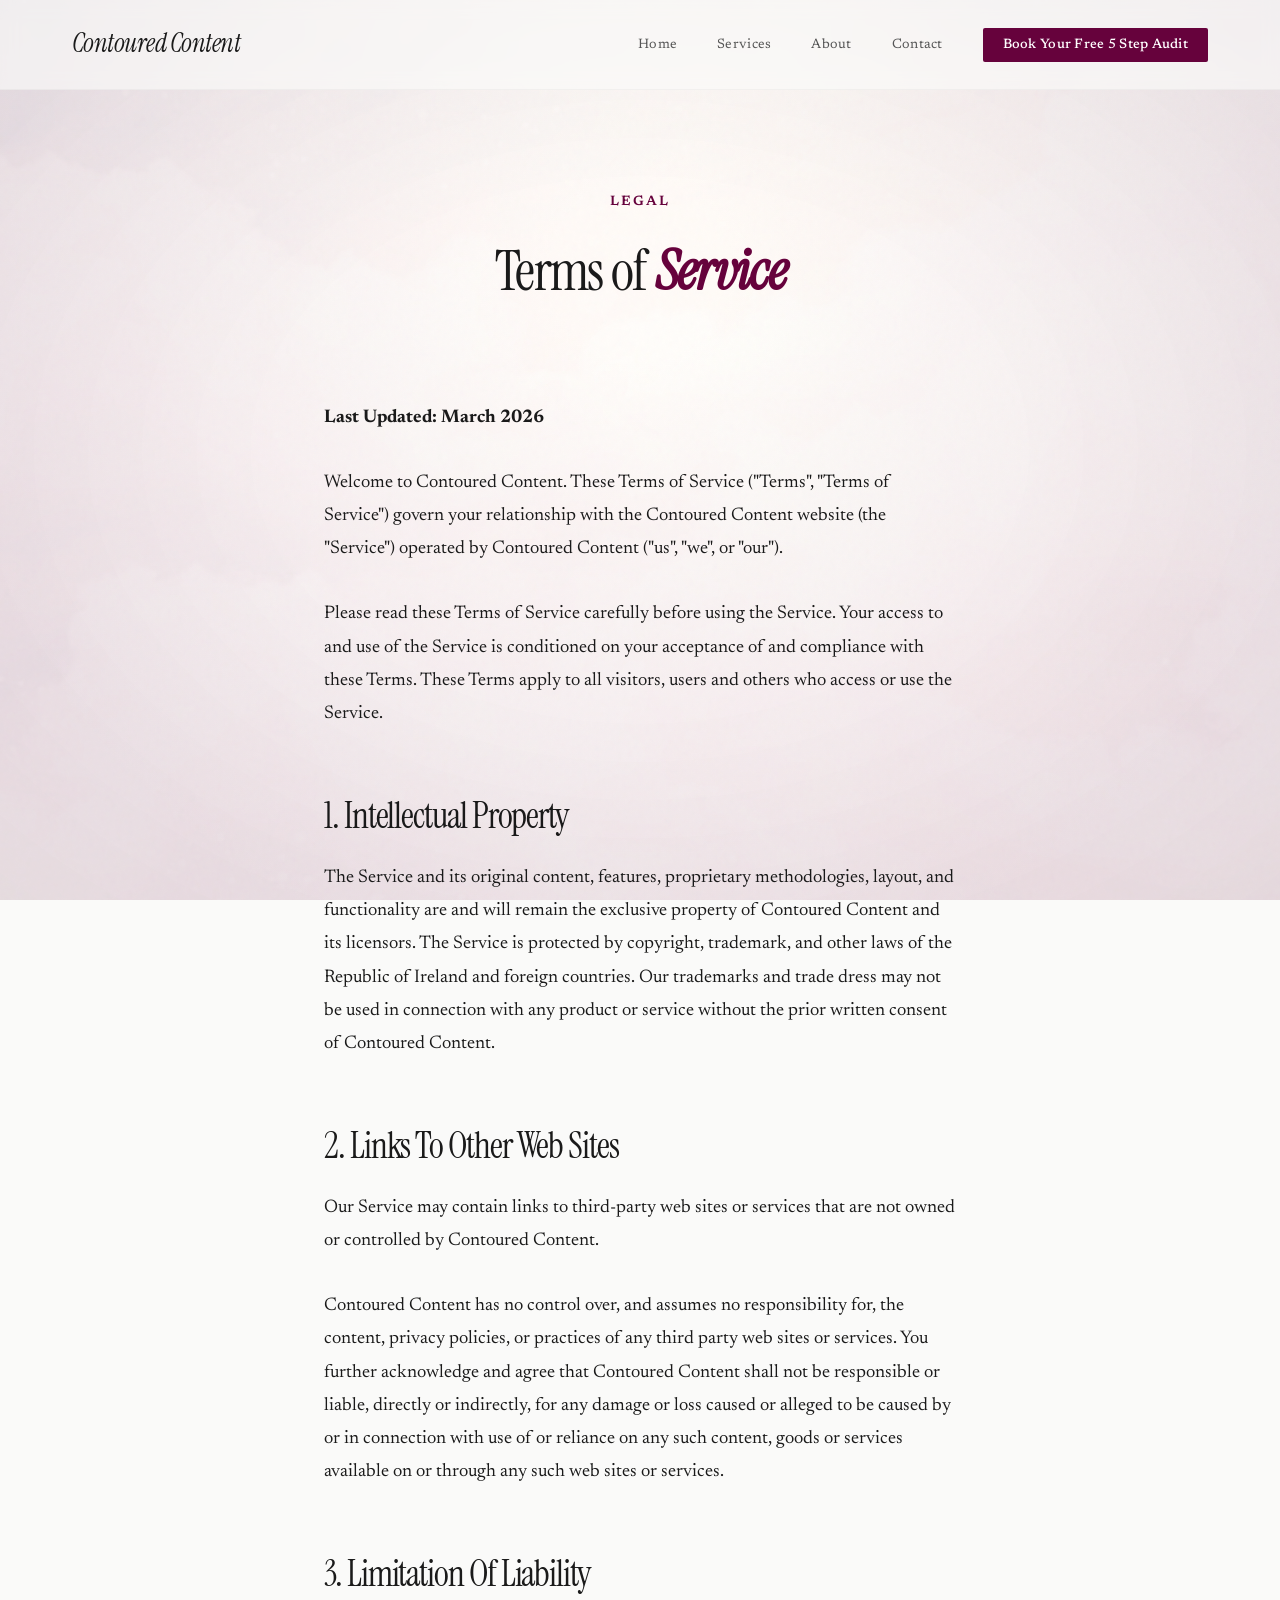
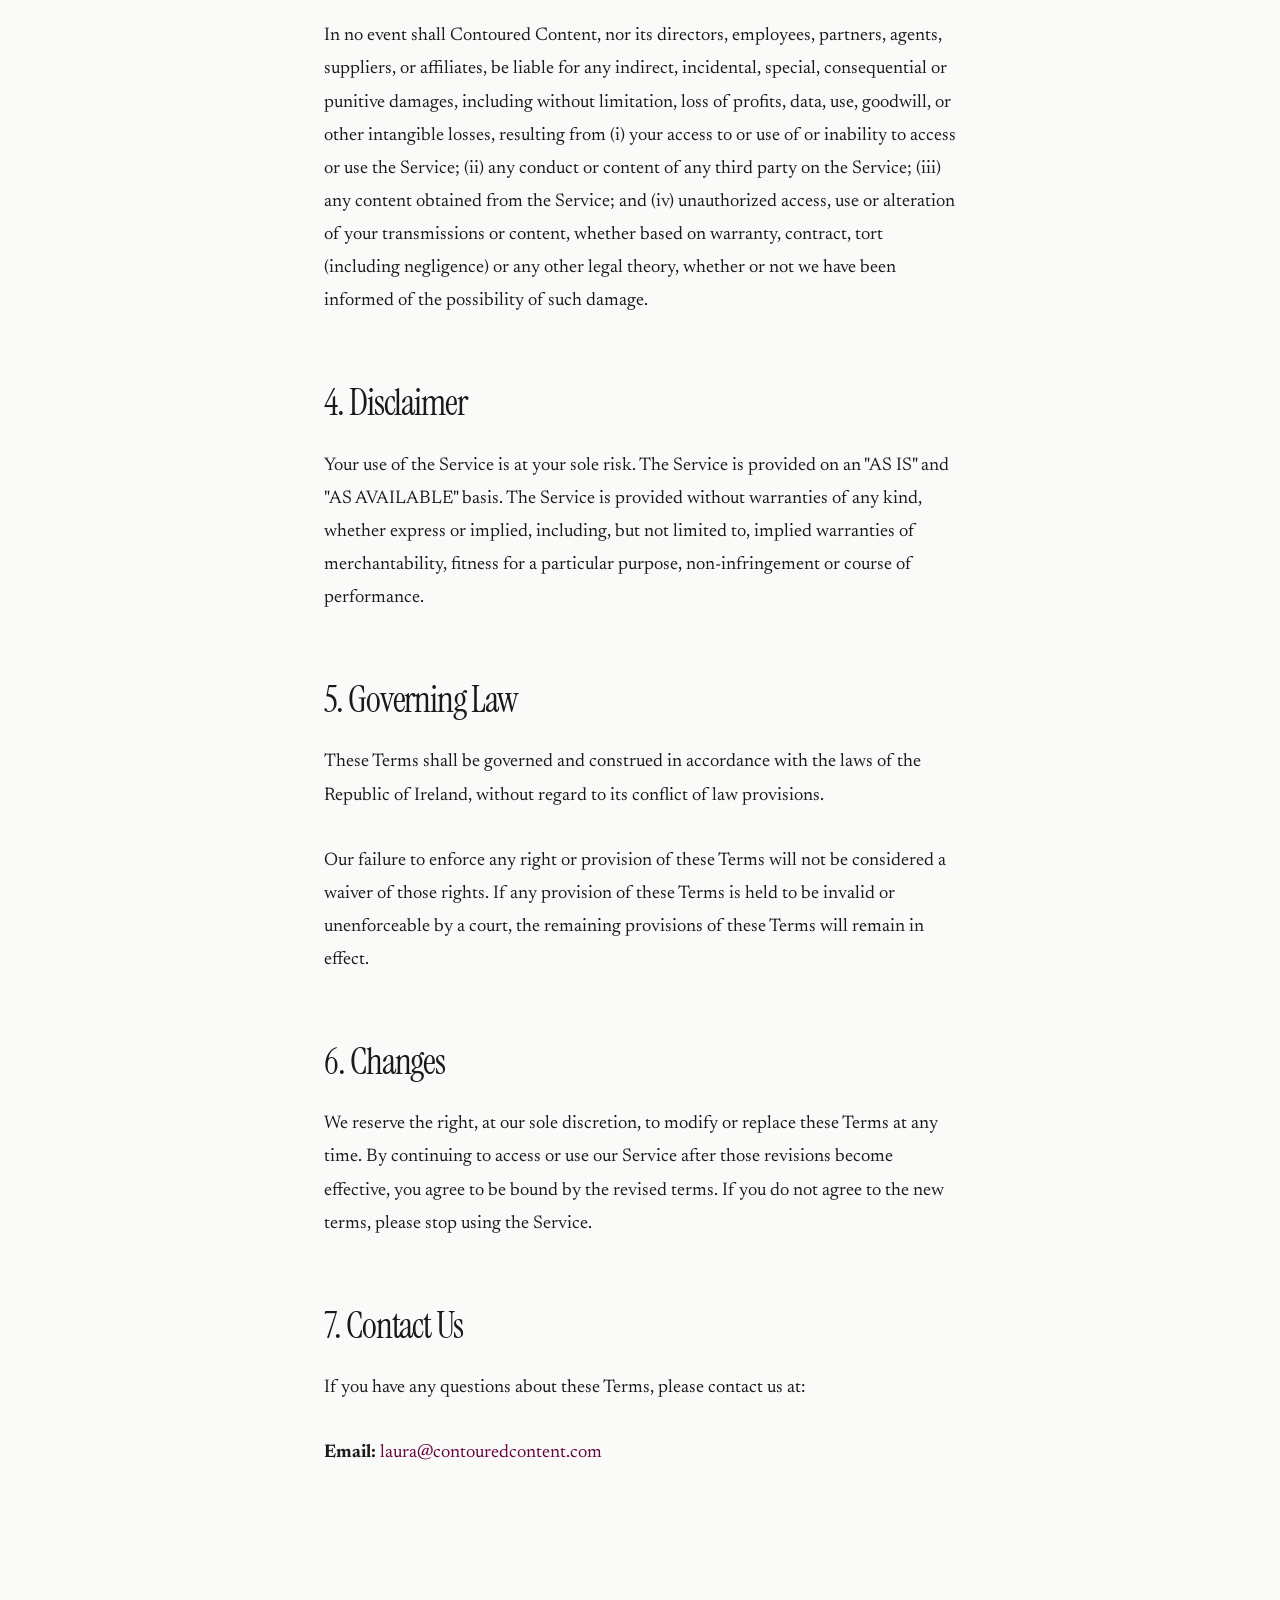
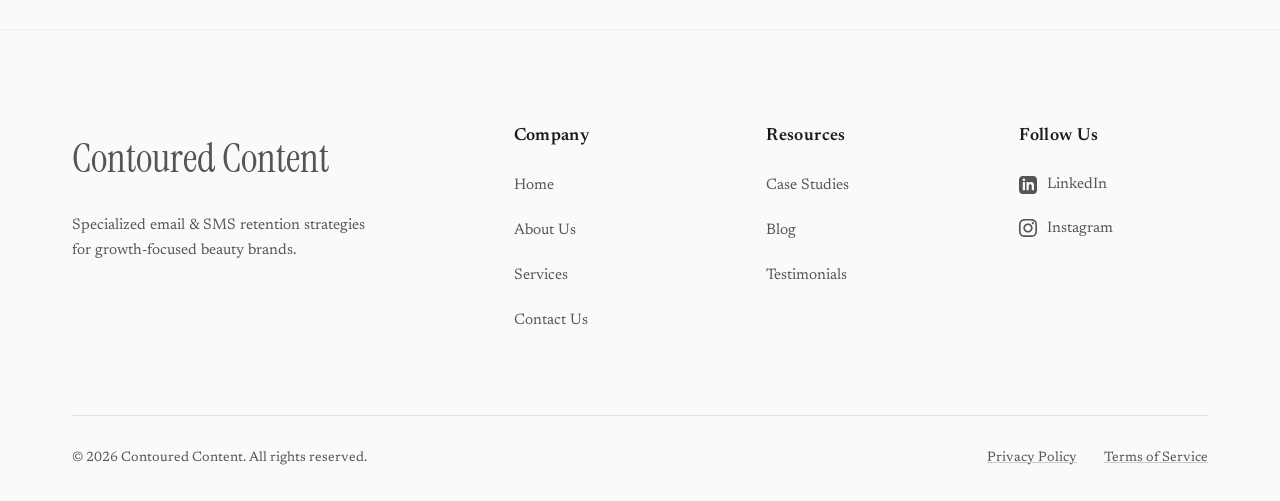
<file: terms.html>
<!DOCTYPE html>
<html lang="en">

<head>
    <meta charset="UTF-8">
    <meta name="viewport" content="width=device-width, initial-scale=1.0">
    <title>Terms of Service | Contoured Content</title>
    <meta name="description" content="Terms of Service for Contoured Content.">

    <!-- Design System Typography -->
    <link rel="preconnect" href="https://fonts.googleapis.com">
    <link rel="preconnect" href="https://fonts.gstatic.com" crossorigin>
    <link
        href="https://fonts.googleapis.com/css2?family=Instrument+Serif:ital@0;1&family=Newsreader:ital,opsz,wght@0,6..72,200..800;1,6..72,200..800&display=swap"
        rel="stylesheet">

    <link rel="stylesheet" href="styles.css">
    <style>
        .legal-hero {
            padding: 12rem 0 4rem;
            text-align: center;
        }

        .legal-content {
            max-width: 680px;
            margin: 0 auto;
            padding: 0 1.5rem 8rem;
            font-family: var(--font-body);
        }

        .legal-content p,
        .legal-content li {
            font-size: 1.15rem;
            line-height: 1.8;
            color: var(--color-text-main);
            margin-bottom: 2rem;
        }

        .legal-content h2 {
            font-size: 2.25rem;
            margin: 4rem 0 1.5rem;
            font-family: var(--font-heading);
            font-weight: normal;
        }

        .legal-content h3 {
            font-size: 1.75rem;
            margin: 3rem 0 1rem;
            font-family: var(--font-heading);
            font-weight: normal;
        }

        .legal-content ul {
            margin-bottom: 2rem;
            padding-left: 1.5rem;
        }

        .legal-meta {
            font-size: 0.85rem;
            color: var(--color-accent);
            text-transform: uppercase;
            letter-spacing: 0.15em;
            font-weight: 600;
            margin-bottom: 1.5rem;
            display: block;
        }
    </style>
</head>

<body>
    <!-- NAVIGATION -->
    <nav class="main-nav">
        <div class="container nav-container">
            <a href="index.html" class="nav-logo">Contoured Content</a>
            <ul class="nav-links">
                <li><a href="index.html">Home</a></li>
                <li><a href="services.html">Services</a></li>
                <li><a href="about.html">About</a></li>
                <li><a href="contact.html">Contact</a></li>
                <li><a href="https://calendly.com/laura-ire/30min" target="_blank" class="nav-cta">Book Your Free 5 Step
                        Audit</a></li>
            </ul>
            <div class="nav-hamburger" onclick="toggleMobileMenu()">
                <span></span><span></span><span></span>
            </div>
        </div>
    </nav>
    <div class="nav-overlay" onclick="toggleMobileMenu()"></div>

    <main>
        <header class="legal-hero">
            <div class="container">
                <span class="legal-meta reveal">Legal</span>
                <h1 class="reveal"
                    style="font-size: 3.5rem; margin-bottom: 2rem; font-family: var(--font-heading); font-weight: normal;">
                    Terms of <span class="editorial-italic text-accent">Service</span>
                </h1>
            </div>
        </header>

        <section class="legal-content reveal">
            <p><strong>Last Updated: March 2026</strong></p>

            <p>Welcome to Contoured Content. These Terms of Service ("Terms", "Terms of Service") govern your
                relationship with the Contoured Content website (the "Service") operated by Contoured Content ("us",
                "we", or "our").</p>

            <p>Please read these Terms of Service carefully before using the Service. Your access to and use of the
                Service is conditioned on your acceptance of and compliance with these Terms. These Terms apply to all
                visitors, users and others who access or use the Service.</p>

            <h2>1. Intellectual Property</h2>
            <p>The Service and its original content, features, proprietary methodologies, layout, and functionality are
                and will remain the exclusive property of Contoured Content and its licensors. The Service is protected
                by copyright, trademark, and other laws of the Republic of Ireland and foreign countries. Our trademarks
                and trade dress may not be used in connection with any product or service without the prior written
                consent of Contoured Content.</p>

            <h2>2. Links To Other Web Sites</h2>
            <p>Our Service may contain links to third-party web sites or services that are not owned or controlled by
                Contoured Content.</p>
            <p>Contoured Content has no control over, and assumes no responsibility for, the content, privacy policies,
                or practices of any third party web sites or services. You further acknowledge and agree that Contoured
                Content shall not be responsible or liable, directly or indirectly, for any damage or loss caused or
                alleged to be caused by or in connection with use of or reliance on any such content, goods or services
                available on or through any such web sites or services.</p>

            <h2>3. Limitation Of Liability</h2>
            <p>In no event shall Contoured Content, nor its directors, employees, partners, agents, suppliers, or
                affiliates, be liable for any indirect, incidental, special, consequential or punitive damages,
                including without limitation, loss of profits, data, use, goodwill, or other intangible losses,
                resulting from (i) your access to or use of or inability to access or use the Service; (ii) any conduct
                or content of any third party on the Service; (iii) any content obtained from the Service; and (iv)
                unauthorized access, use or alteration of your transmissions or content, whether based on warranty,
                contract, tort (including negligence) or any other legal theory, whether or not we have been informed of
                the possibility of such damage.</p>

            <h2>4. Disclaimer</h2>
            <p>Your use of the Service is at your sole risk. The Service is provided on an "AS IS" and "AS AVAILABLE"
                basis. The Service is provided without warranties of any kind, whether express or implied, including,
                but not limited to, implied warranties of merchantability, fitness for a particular purpose,
                non-infringement or course of performance.</p>

            <h2>5. Governing Law</h2>
            <p>These Terms shall be governed and construed in accordance with the laws of the Republic of Ireland,
                without regard to its conflict of law provisions.</p>
            <p>Our failure to enforce any right or provision of these Terms will not be considered a waiver of those
                rights. If any provision of these Terms is held to be invalid or unenforceable by a court, the remaining
                provisions of these Terms will remain in effect.</p>

            <h2>6. Changes</h2>
            <p>We reserve the right, at our sole discretion, to modify or replace these Terms at any time. By continuing
                to access or use our Service after those revisions become effective, you agree to be bound by the
                revised terms. If you do not agree to the new terms, please stop using the Service.</p>

            <h2>7. Contact Us</h2>
            <p>If you have any questions about these Terms, please contact us at:</p>
            <p><strong>Email:</strong> <a href="mailto:laura@contouredcontent.com"
                    style="color: var(--color-accent); text-decoration: none;">laura@contouredcontent.com</a></p>
        </section>
    </main>

    <!-- COMPREHENSIVE SITE FOOTER -->
    <footer class="site-footer">
        <div class="container">
            <div class="footer-top">
                <!-- Brand & Subscribe -->
                <div class="footer-brand">
                    <a href="index.html" class="footer-logo">Contoured Content</a>
                    <p class="brand-subtext"
                        style="font-size: 0.95rem; line-height: 1.6; color: var(--color-text-muted); max-width: 300px;">
                        Specialized email &amp; SMS retention strategies for growth-focused beauty brands.</p>
                </div>

                <!-- Company Links -->
                <div class="footer-col">
                    <h4>Company</h4>
                    <ul>
                        <li><a href="index.html">Home</a></li>
                        <li><a href="about.html">About Us</a></li>
                        <li><a href="services.html">Services</a></li>
                        <li><a href="contact.html">Contact Us</a></li>
                    </ul>
                </div>

                <!-- Resources Links -->
                <div class="footer-col">
                    <h4>Resources</h4>
                    <ul>
                        <li><a href="index.html#results">Case Studies</a></li>
                        <li><a href="blog.html">Blog</a></li>
                        <li><a href="testimonials.html">Testimonials</a></li>
                    </ul>
                </div>

                <!-- Social Links -->
                <div class="footer-col">
                    <h4>Follow Us</h4>
                    <ul>
                        <li>
                            <a href="https://www.linkedin.com/in/laura-o-connor-949535272/" target="_blank"
                                class="social-link" rel="noopener">
                                <svg viewBox="0 0 24 24">
                                    <path
                                        d="M19 0h-14c-2.761 0-5 2.239-5 5v14c0 2.761 2.239 5 5 5h14c2.762 0 5-2.239 5-5v-14c0-2.761-2.238-5-5-5zm-11 19h-3v-11h3v11zm-1.5-12.268c-.966 0-1.75-.79-1.75-1.764s.784-1.764 1.75-1.764 1.75.79 1.75 1.764-.783 1.764-1.75 1.764zm13.5 12.268h-3v-5.604c0-3.368-4-3.113-4 0v5.604h-3v-11h3v1.765c1.396-2.586 7-2.777 7 2.476v6.759z" />
                                </svg>
                                LinkedIn
                            </a>
                        </li>
                        <li>
                            <a href="https://www.instagram.com/emailforbeauty" class="social-link" rel="noopener"
                                target="_blank">
                                <svg viewBox="0 0 24 24">
                                    <path
                                        d="M12 2.163c3.204 0 3.584.012 4.85.07 3.252.148 4.771 1.691 4.919 4.919.058 1.265.069 1.645.069 4.849 0 3.205-.012 3.584-.069 4.849-.149 3.225-1.664 4.771-4.919 4.919-1.266.058-1.644.07-4.85.07-3.204 0-3.584-.012-4.849-.07-3.26-.149-4.771-1.699-4.919-4.92-.058-1.265-.07-1.644-.07-4.849 0-3.204.013-3.583.07-4.849.149-3.227 1.664-4.771 4.919-4.919 1.266-.057 1.645-.069 4.849-.069zm0-2.163c-3.259 0-3.667.014-4.947.072-4.358.2-6.78 2.618-6.98 6.98-.059 1.281-.073 1.689-.073 4.948 0 3.259.014 3.668.072 4.948.2 4.358 2.618 6.78 6.98 6.98 1.281.058 1.689.072 4.948.072 3.259 0 3.668-.014 4.948-.072 4.354-.2 6.782-2.618 6.979-6.98.059-1.28.073-1.689.073-4.948 0-3.259-.014-3.667-.072-4.947-.196-4.354-2.617-6.78-6.979-6.98-1.281-.059-1.69-.073-4.949-.073zm0 5.838c-3.403 0-6.162 2.759-6.162 6.162s2.759 6.163 6.162 6.163 6.162-2.759 6.162-6.163c0-3.403-2.759-6.162-6.162-6.162zm0 10.162c-2.209 0-4-1.79-4-4 0-2.209 1.791-4 4-4s4 1.791 4 4c0 2.21-1.791 4-4 4zm6.406-11.845c-.796 0-1.441.645-1.441 1.44s.645 1.44 1.441 1.44c.795 0 1.439-.645 1.439-1.44s-.644-1.44-1.439-1.44z" />
                                </svg>
                                Instagram
                            </a>
                        </li>
                    </ul>
                </div>
            </div>

            <!-- Footer Bottom -->
            <div class="footer-bottom">
                <div class="footer-copyright">
                    &copy; 2026 Contoured Content. All rights reserved.
                </div>
                <div class="footer-legal">
                    <a href="privacy.html">Privacy Policy</a>
                    <a href="terms.html">Terms of Service</a>
                </div>
            </div>
        </div>
    </footer>

    <script>
        function toggleMobileMenu() {
            document.querySelector('.nav-links').classList.toggle('active');
            document.querySelector('.nav-hamburger').classList.toggle('active');
            document.querySelector('.nav-overlay').classList.toggle('active');
        }

        const observerOptions = { threshold: 0.1 };
        const observer = new IntersectionObserver((entries) => {
            entries.forEach(entry => {
                if (entry.isIntersecting) {
                    entry.target.classList.add('active');
                }
            });
        }, observerOptions);
        document.querySelectorAll('.reveal').forEach(el => observer.observe(el));
    </script>
</body>

</html>
</file>
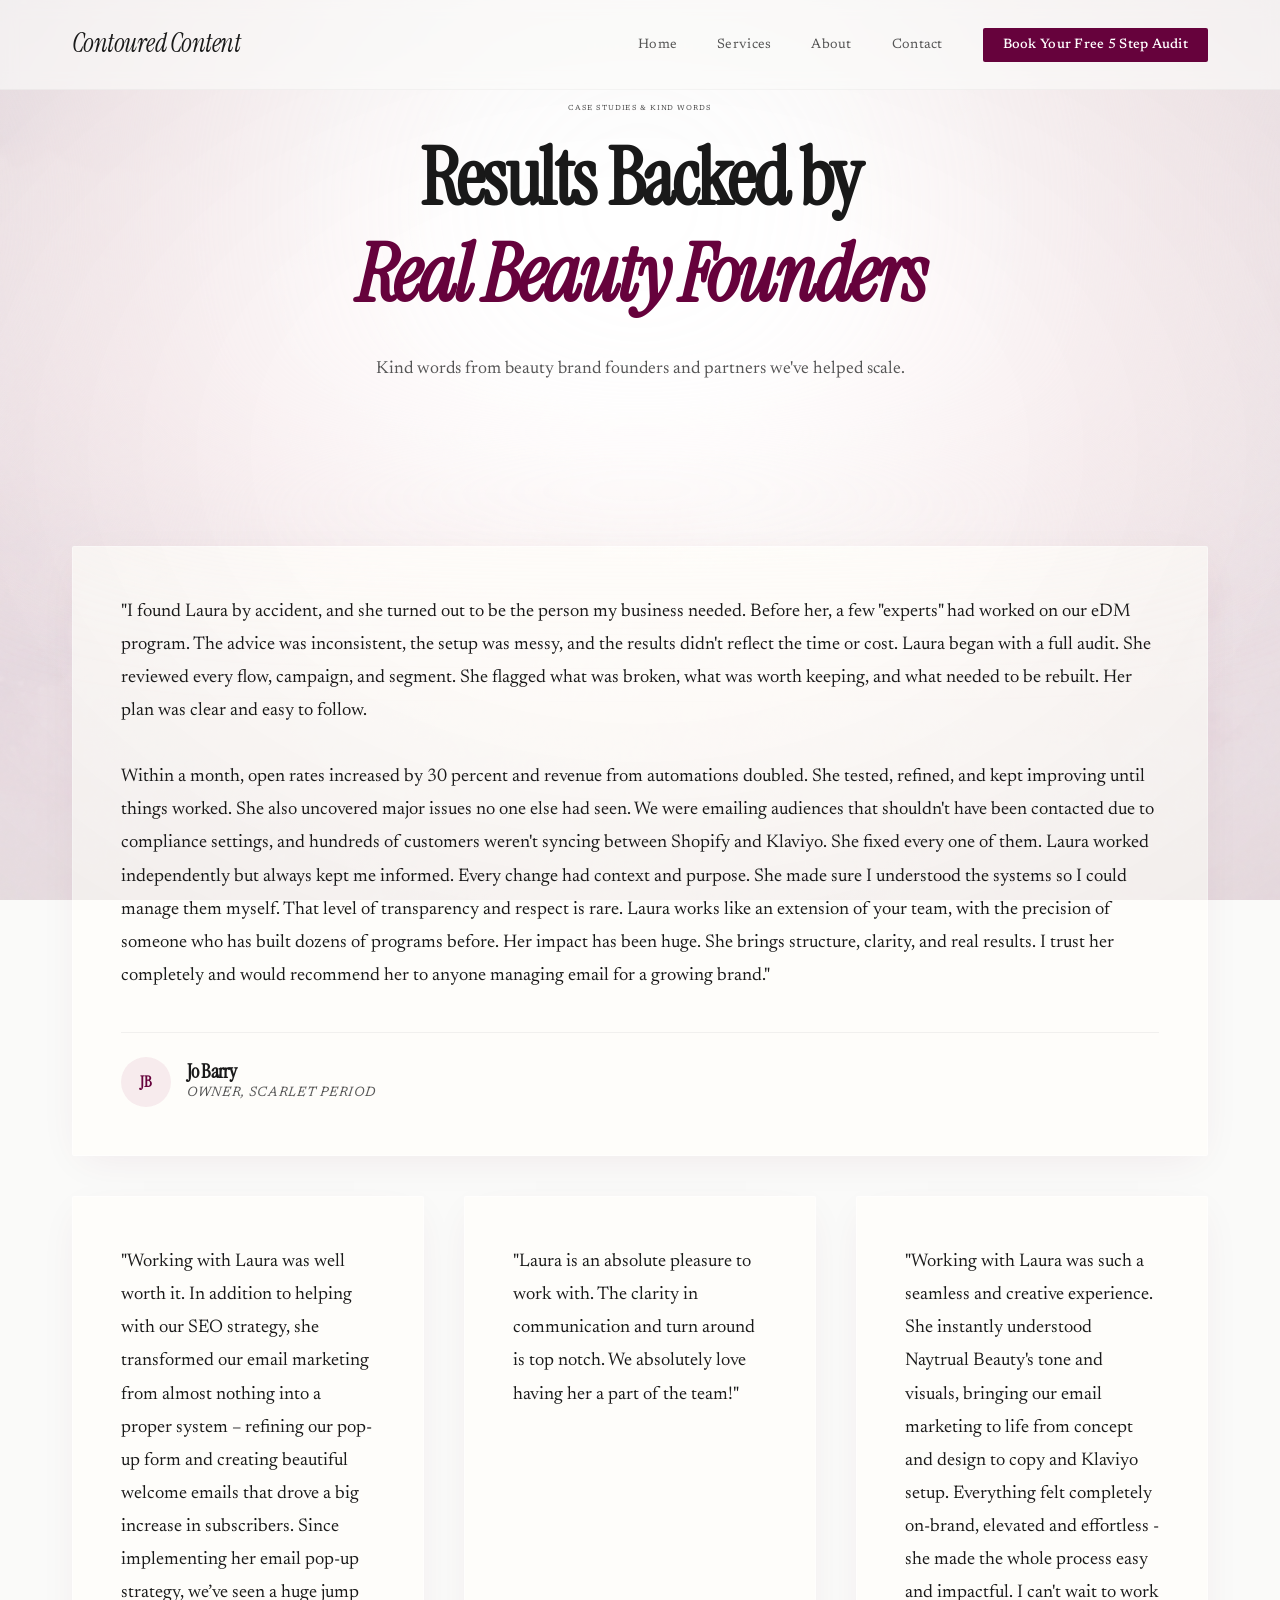
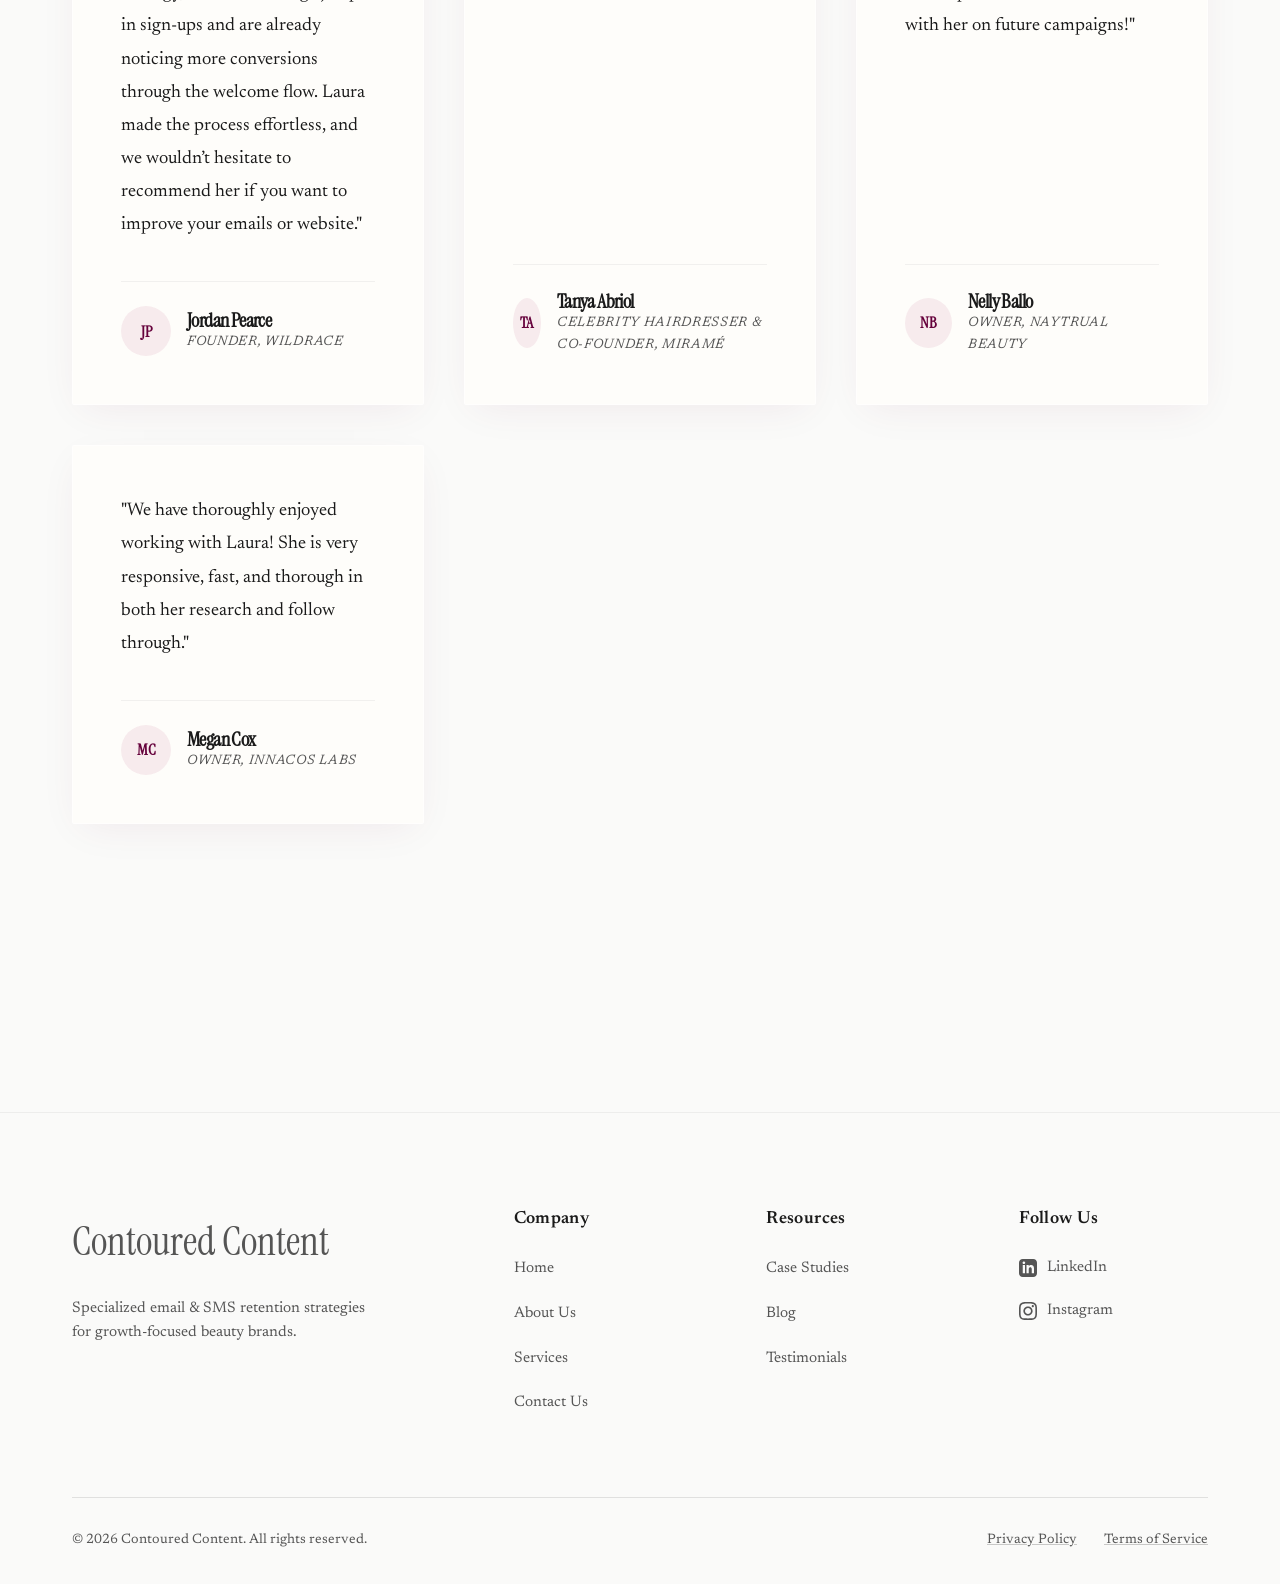
<file: testimonials.html>
<!DOCTYPE html>
<html lang="en">

<head>
    <meta charset="UTF-8">
    <meta name="viewport" content="width=device-width, initial-scale=1.0">
    <title>Testimonials | Contoured Content</title>
    <meta name="description" content="See what our beauty brand partners say about working with Contoured Content.">

    <!-- Open Graph / Social Sharing -->
    <meta property="og:type" content="website">
    <meta property="og:url" content="https://contouredcontent.com/testimonials.html">
    <meta property="og:title" content="Testimonials & Case Studies | Contoured Content">
    <meta property="og:description"
        content="See what our beauty brand partners say about working with Contoured Content. Results backed by our partners.">
    <meta property="og:image" content="https://contouredcontent.com/assets/og-image.png">

    <!-- Twitter Card -->
    <meta name="twitter:card" content="summary_large_image">
    <meta name="twitter:title" content="Contoured Content | Testimonials">
    <meta name="twitter:description" content="Results backed by beauty brand partners.">

    <!-- AI EO Structured Data -->
    <script type="application/ld+json">
    {
        "@context": "https://schema.org",
        "@type": "WebPage",
        "name": "Contoured Content Testimonials",
        "description": "Reviews and case studies from beauty brand partners.",
        "url": "https://contouredcontent.com/testimonials.html",
        "mainEntity": {
            "@type": "Organization",
            "@id": "https://contouredcontent.com/#organization",
            "aggregateRating": {
                "@type": "AggregateRating",
                "ratingValue": "5.0",
                "reviewCount": "3"
            },
            "review": [
                {
                    "@type": "Review",
                    "author": {
                        "@type": "Person",
                        "name": "Jo Barry"
                    },
                    "reviewRating": {
                        "@type": "Rating",
                        "ratingValue": "5"
                    },
                    "reviewBody": "Within a month, our Klaviyo attributed revenue increased by 183%."
                },
                {
                    "@type": "Review",
                    "author": {
                        "@type": "Person",
                        "name": "Tanya Abriol"
                    },
                    "reviewRating": {
                        "@type": "Rating",
                        "ratingValue": "5"
                    },
                    "reviewBody": "The clarity in communication and turnaround is top notch."
                },
                {
                    "@type": "Review",
                    "author": {
                        "@type": "Person",
                        "name": "Jordan Pearce"
                    },
                    "reviewRating": {
                        "@type": "Rating",
                        "ratingValue": "5"
                    },
                    "reviewBody": "We've seen a huge increase in email subscribers and are definitely converting more sales as a result."
                }
            ]
        }
    }
    </script>

    <!-- Design System Typography: Instrument Serif + Newsreader -->
    <link rel="preconnect" href="https://fonts.googleapis.com">
    <link rel="preconnect" href="https://fonts.gstatic.com" crossorigin>
    <link
        href="https://fonts.googleapis.com/css2?family=Instrument+Serif:ital@0;1&family=Newsreader:ital,opsz,wght@0,6..72,200..800;1,6..72,200..800&display=swap"
        rel="stylesheet">

    <link rel="stylesheet" href="styles.css">
    <style>
        .testimonials-hero {
            padding: 12rem 0 6rem;
            text-align: center;
        }

        .testimonials-grid {
            display: grid;
            grid-template-columns: repeat(auto-fill, minmax(350px, 1fr));
            gap: 2.5rem;
            margin-bottom: 8rem;
        }

        .full-testimonial-card {
            background: var(--glass-bg);
            border: 1px solid var(--glass-border);
            padding: 3rem;
            border-radius: 2px;
            display: flex;
            flex-direction: column;
            justify-content: space-between;
            transition: all 0.3s ease;
        }

        .full-testimonial-card:hover {
            transform: translateY(-8px);
            box-shadow:
                0 20px 50px -12px rgba(102, 2, 60, 0.15),
                0 0 25px rgba(102, 2, 60, 0.06);
            border-color: rgba(102, 2, 60, 0.15);
        }

        .full-testimonial-card .t-quote {
            font-size: 1.1rem;
            line-height: 1.8;
            margin-bottom: 2rem;
        }

        .full-testimonial-card .t-author {
            display: flex;
            align-items: center;
            gap: 1rem;
        }

        .testimonial-img-placeholder {
            width: 50px;
            height: 50px;
            background: var(--color-accent-light);
            border-radius: 50%;
        }
    </style>
</head>

<body>
    <!-- NAVIGATION -->
    <nav class="main-nav">
        <div class="container nav-container">
            <a href="index.html" class="nav-logo">Contoured Content</a>
            <ul class="nav-links">
                <li><a href="index.html">Home</a></li>
                <li><a href="services.html">Services</a></li>
                <li><a href="about.html">About</a></li>
                <li><a href="contact.html">Contact</a></li>
                <li><a href="https://calendly.com/laura-ire/30min" target="_blank" class="nav-cta">Book Your Free 5 Step
                        Audit</a></li>
            </ul>
            <div class="nav-hamburger" onclick="toggleMobileMenu()">
                <span></span><span></span><span></span>
            </div>
        </div>
    </nav>
    <div class="nav-overlay" onclick="toggleMobileMenu()"></div>
    <main>
        <section class="testimonials-hero"
            style="position: relative; overflow: visible; min-height: 50vh; display: flex; align-items: center; justify-content: center; padding-top: 100px;">
            <div class="hero-text-bg"></div>
            <div class="container" style="position: relative; z-index: 2; text-align: center;">
                <span class="hero-label reveal">Case Studies & Kind Words</span>
                <h1 class="reveal" style="font-size: 5rem; margin-bottom: 2rem;">Results Backed by <br><span
                        class="editorial-italic text-accent">Real Beauty Founders</span></h1>
                <p class="reveal"
                    style="color: var(--color-text-muted); font-size: 1.1rem; max-width: 600px; margin: 0 auto;">Kind
                    words
                    from beauty brand founders and partners we've helped scale.</p>
            </div>
        </section>

        <section style="padding: 4rem 0 10rem;">
            <div class="container">
                <div class="testimonials-grid"
                    style="display: grid; grid-template-columns: repeat(auto-fit, minmax(350px, 1fr)); gap: 2.5rem;">
                    <!-- Testimonial 1 -->
                    <div class="full-testimonial-card reveal"
                        style="grid-column: 1 / -1; background: var(--glass-bg); border: 1px solid var(--glass-border); padding: 3rem; border-radius: 2px; display: flex; flex-direction: column; justify-content: space-between; box-shadow: var(--shadow-soft); transition: all 0.4s ease;">
                        <p class="t-quote"
                            style="font-size: 1.15rem; line-height: 1.8; margin-bottom: 2.5rem; font-family: var(--font-body);">
                            "I found Laura by accident, and she turned out to be the person my business needed. Before her, a few "experts" had worked on our eDM program. The advice was inconsistent, the setup was messy, and the results didn't reflect the time or cost. Laura began with a full audit. She reviewed every flow, campaign, and segment. She flagged what was broken, what was worth keeping, and what needed to be rebuilt. Her plan was clear and easy to follow.<br><br>Within a month, open rates increased by 30 percent and revenue from automations doubled. She tested, refined, and kept improving until things worked. She also uncovered major issues no one else had seen. We were emailing audiences that shouldn't have been contacted due to compliance settings, and hundreds of customers weren't syncing between Shopify and Klaviyo. She fixed every one of them. Laura worked independently but always kept me informed. Every change had context and purpose. She made sure I understood the systems so I could manage them myself. That level of transparency and respect is rare. Laura works like an extension of your team, with the precision of someone who has built dozens of programs before. Her impact has been huge. She brings structure, clarity, and real results. I trust her completely and would recommend her to anyone managing email for a growing brand."</p>
                        <div class="t-author" style="display: flex; align-items: center; gap: 1rem;">
                            <div class="testimonial-img-placeholder"
                                style="width: 50px; height: 50px; background: var(--color-accent-light); border-radius: 50%; display: flex; align-items: center; justify-content: center; font-family: var(--font-heading); color: var(--color-accent); font-weight: 700;">
                                JB</div>
                            <div>
                                <h4 class="t-name" style="font-family: var(--font-heading); font-size: 1.25rem;">Jo Barry</h4>
                                <span class="t-role"
                                    style="font-size: 0.85rem; color: var(--color-text-muted); text-transform: uppercase; letter-spacing: 0.05em;">Owner, Scarlet Period</span>
                            </div>
                        </div>
                    </div>

                    <!-- Testimonial 2 -->
                    <div class="full-testimonial-card reveal"
                        style="background: var(--glass-bg); border: 1px solid var(--glass-border); padding: 3rem; border-radius: 2px; display: flex; flex-direction: column; justify-content: space-between; box-shadow: var(--shadow-soft); transition: all 0.4s ease;">
                        <p class="t-quote"
                            style="font-size: 1.15rem; line-height: 1.8; margin-bottom: 2.5rem; font-family: var(--font-body);">
                            "Working with Laura was well worth it. In addition to helping with our SEO strategy, she transformed our email marketing from almost nothing into a proper system – refining our pop-up form and creating beautiful welcome emails that drove a big increase in subscribers. Since implementing her email pop-up strategy, we’ve seen a huge jump in sign-ups and are already noticing more conversions through the welcome flow. Laura made the process effortless, and we wouldn’t hesitate to recommend her if you want to improve your emails or website."</p>
                        <div class="t-author" style="display: flex; align-items: center; gap: 1rem;">
                            <div class="testimonial-img-placeholder"
                                style="width: 50px; height: 50px; background: var(--color-accent-light); border-radius: 50%; display: flex; align-items: center; justify-content: center; font-family: var(--font-heading); color: var(--color-accent); font-weight: 700;">
                                JP</div>
                            <div>
                                <h4 class="t-name" style="font-family: var(--font-heading); font-size: 1.25rem;">Jordan Pearce</h4>
                                <span class="t-role"
                                    style="font-size: 0.85rem; color: var(--color-text-muted); text-transform: uppercase; letter-spacing: 0.05em;">Founder,
                                    WILDRACE</span>
                            </div>
                        </div>
                    </div>
                    
                    <!-- Testimonial 3 -->
                    <div class="full-testimonial-card reveal"
                        style="background: var(--glass-bg); border: 1px solid var(--glass-border); padding: 3rem; border-radius: 2px; display: flex; flex-direction: column; justify-content: space-between; box-shadow: var(--shadow-soft); transition: all 0.4s ease;">
                        <p class="t-quote"
                            style="font-size: 1.15rem; line-height: 1.8; margin-bottom: 2.5rem; font-family: var(--font-body);">
                            "Laura is an absolute pleasure to work with. The clarity in communication and turn around is top notch. We absolutely love having her a part of the team!"</p>
                        <div class="t-author" style="display: flex; align-items: center; gap: 1rem;">
                            <div class="testimonial-img-placeholder"
                                style="width: 50px; height: 50px; background: var(--color-accent-light); border-radius: 50%; display: flex; align-items: center; justify-content: center; font-family: var(--font-heading); color: var(--color-accent); font-weight: 700;">
                                TA</div>
                            <div>
                                <h4 class="t-name" style="font-family: var(--font-heading); font-size: 1.25rem;">Tanya Abriol</h4>
                                <span class="t-role"
                                    style="font-size: 0.85rem; color: var(--color-text-muted); text-transform: uppercase; letter-spacing: 0.05em;">Celebrity Hairdresser & Co-Founder,
                                    MiraMé</span>
                            </div>
                        </div>
                    </div>

                    <!-- Testimonial 4 -->
                    <div class="full-testimonial-card reveal"
                        style="background: var(--glass-bg); border: 1px solid var(--glass-border); padding: 3rem; border-radius: 2px; display: flex; flex-direction: column; justify-content: space-between; box-shadow: var(--shadow-soft); transition: all 0.4s ease;">
                        <p class="t-quote"
                            style="font-size: 1.15rem; line-height: 1.8; margin-bottom: 2.5rem; font-family: var(--font-body);">
                            "Working with Laura was such a seamless and creative experience. She instantly understood Naytrual Beauty's tone and visuals, bringing our email marketing to life from concept and design to copy and Klaviyo setup. Everything felt completely on-brand, elevated and effortless - she made the whole process easy and impactful. I can't wait to work with her on future campaigns!"</p>
                        <div class="t-author" style="display: flex; align-items: center; gap: 1rem;">
                            <div class="testimonial-img-placeholder"
                                style="width: 50px; height: 50px; background: var(--color-accent-light); border-radius: 50%; display: flex; align-items: center; justify-content: center; font-family: var(--font-heading); color: var(--color-accent); font-weight: 700;">
                                NB</div>
                            <div>
                                <h4 class="t-name" style="font-family: var(--font-heading); font-size: 1.25rem;">Nelly Ballo</h4>
                                <span class="t-role"
                                    style="font-size: 0.85rem; color: var(--color-text-muted); text-transform: uppercase; letter-spacing: 0.05em;">Owner,
                                    Naytrual Beauty</span>
                            </div>
                        </div>
                    </div>

                    <!-- Testimonial 5 -->
                    <div class="full-testimonial-card reveal"
                        style="background: var(--glass-bg); border: 1px solid var(--glass-border); padding: 3rem; border-radius: 2px; display: flex; flex-direction: column; justify-content: space-between; box-shadow: var(--shadow-soft); transition: all 0.4s ease;">
                        <p class="t-quote"
                            style="font-size: 1.15rem; line-height: 1.8; margin-bottom: 2.5rem; font-family: var(--font-body);">
                            "We have thoroughly enjoyed working with Laura! She is very responsive, fast, and thorough in both her research and follow through."</p>
                        <div class="t-author" style="display: flex; align-items: center; gap: 1rem;">
                            <div class="testimonial-img-placeholder"
                                style="width: 50px; height: 50px; background: var(--color-accent-light); border-radius: 50%; display: flex; align-items: center; justify-content: center; font-family: var(--font-heading); color: var(--color-accent); font-weight: 700;">
                                MC</div>
                            <div>
                                <h4 class="t-name" style="font-family: var(--font-heading); font-size: 1.25rem;">Megan Cox</h4>
                                <span class="t-role"
                                    style="font-size: 0.85rem; color: var(--color-text-muted); text-transform: uppercase; letter-spacing: 0.05em;">Owner,
                                    Innacos Labs</span>
                            </div>
                        </div>
                    </div>
                </div>
            </div>
        </section>
    </main>

    <!-- FOOTER -->
    <!-- COMPREHENSIVE SITE FOOTER -->
    <footer class="site-footer">
        <div class="container">
            <div class="footer-top">
                <!-- Brand & Subscribe -->
                <div class="footer-brand">
                    <a href="index.html" class="footer-logo">Contoured Content</a>
                    <p class="brand-subtext"
                        style="font-size: 0.95rem; line-height: 1.6; color: var(--color-text-muted); max-width: 300px;">
                        Specialized email &amp; SMS retention strategies for growth-focused beauty brands.</p>
                </div>

                <!-- Company Links -->
                <div class="footer-col">
                    <h4>Company</h4>
                    <ul>
                        <li><a href="index.html">Home</a></li>
                        <li><a href="about.html">About Us</a></li>
                        <li><a href="services.html">Services</a></li>
                        <li><a href="contact.html">Contact Us</a></li>
                    </ul>
                </div>

                <!-- Resources Links -->
                <div class="footer-col">
                    <h4>Resources</h4>
                    <ul>
                        <li><a href="index.html#results">Case Studies</a></li>
                        <li><a href="blog.html">Blog</a></li>
                        <li><a href="testimonials.html">Testimonials</a></li>
                    </ul>
                </div>

                <!-- Social Links -->
                <div class="footer-col">
                    <h4>Follow Us</h4>
                    <ul>
                        <li>
                            <a href="https://www.linkedin.com/in/laura-o-connor-949535272/" target="_blank"
                                class="social-link" rel="noopener">
                                <svg viewBox="0 0 24 24">
                                    <path
                                        d="M19 0h-14c-2.761 0-5 2.239-5 5v14c0 2.761 2.239 5 5 5h14c2.762 0 5-2.239 5-5v-14c0-2.761-2.238-5-5-5zm-11 19h-3v-11h3v11zm-1.5-12.268c-.966 0-1.75-.79-1.75-1.764s.784-1.764 1.75-1.764 1.75.79 1.75 1.764-.783 1.764-1.75 1.764zm13.5 12.268h-3v-5.604c0-3.368-4-3.113-4 0v5.604h-3v-11h3v1.765c1.396-2.586 7-2.777 7 2.476v6.759z" />
                                </svg>
                                LinkedIn
                            </a>
                        </li>
                        <li>
                            <a href="https://www.instagram.com/emailforbeauty" class="social-link" rel="noopener"
                                target="_blank">
                                <svg viewBox="0 0 24 24">
                                    <path
                                        d="M12 2.163c3.204 0 3.584.012 4.85.07 3.252.148 4.771 1.691 4.919 4.919.058 1.265.069 1.645.069 4.849 0 3.205-.012 3.584-.069 4.849-.149 3.225-1.664 4.771-4.919 4.919-1.266.058-1.644.07-4.85.07-3.204 0-3.584-.012-4.849-.07-3.26-.149-4.771-1.699-4.919-4.92-.058-1.265-.07-1.644-.07-4.849 0-3.204.013-3.583.07-4.849.149-3.227 1.664-4.771 4.919-4.919 1.266-.057 1.645-.069 4.849-.069zm0-2.163c-3.259 0-3.667.014-4.947.072-4.358.2-6.78 2.618-6.98 6.98-.059 1.281-.073 1.689-.073 4.948 0 3.259.014 3.668.072 4.948.2 4.358 2.618 6.78 6.98 6.98 1.281.058 1.689.072 4.948.072 3.259 0 3.668-.014 4.948-.072 4.354-.2 6.782-2.618 6.979-6.98.059-1.28.073-1.689.073-4.948 0-3.259-.014-3.667-.072-4.947-.196-4.354-2.617-6.78-6.979-6.98-1.281-.059-1.69-.073-4.949-.073zm0 5.838c-3.403 0-6.162 2.759-6.162 6.162s2.759 6.163 6.162 6.163 6.162-2.759 6.162-6.163c0-3.403-2.759-6.162-6.162-6.162zm0 10.162c-2.209 0-4-1.79-4-4 0-2.209 1.791-4 4-4s4 1.791 4 4c0 2.21-1.791 4-4 4zm6.406-11.845c-.796 0-1.441.645-1.441 1.44s.645 1.44 1.441 1.44c.795 0 1.439-.645 1.439-1.44s-.644-1.44-1.439-1.44z" />
                                </svg>
                                Instagram
                            </a>
                        </li>
                    </ul>
                </div>
            </div>

            <!-- Footer Bottom -->
            <div class="footer-bottom">
                <div class="footer-copyright">
                    &copy; 2026 Contoured Content. All rights reserved.
                </div>
                <div class="footer-legal">
                    <a href="privacy.html">Privacy Policy</a>
                    <a href="terms.html">Terms of Service</a>
                </div>
            </div>
        </div>
    </footer>

    <script>
        function toggleMobileMenu() {
            document.querySelector('.nav-links').classList.toggle('active');
            document.querySelector('.nav-hamburger').classList.toggle('active');
            document.querySelector('.nav-overlay').classList.toggle('active');
        }

        // Intersection Observer for Reveal Animations
        const observerOptions = { threshold: 0.1 };
        const observer = new IntersectionObserver((entries) => {
            entries.forEach(entry => {
                if (entry.isIntersecting) {
                    entry.target.classList.add('active');
                }
            });
        }, observerOptions);
        document.querySelectorAll('.reveal').forEach(el => observer.observe(el));
    </script>
</body>

</html>
</file>
<file: styles.css>
/* =========================================
   DESIGN SYSTEM: Scientific Luxury (Editorial)
   ========================================= */
:root {
    /* Color Palette - User Refined v2 */
    --color-bg-base: #FAFAF9;
    /* Alabaster / High-End Paper */
    --color-text-main: #1A1A1A;
    /* Deep Charcoal */
    --color-text-muted: #555555;
    /* Soft Grey */
    --color-accent: #66023C;
    /* Tyrian Purple */
    --color-accent-light: #F7EBED;
    /* The Pink - moved to secondary/highlight */
    --color-white: #FFFFFF;

    /* Gradients & Effects */
    --glass-bg: rgba(255, 254, 250, 0.75);
    --glass-border: rgba(255, 255, 255, 0.5);
    --color-card-warm: #FFFEFA;
    --color-rose-gold: #D4A373;
    --shadow-soft: 0 10px 40px -10px rgba(102, 2, 60, 0.08);
    /* Tinted shadow */
    --shadow-hover: 0 20px 50px -12px rgba(102, 2, 60, 0.15);

    /* Typography - User's Current Fonts */
    --font-heading: 'Instrument Serif', serif;
    --font-body: 'Newsreader', serif;

    /* Spacing */
    --container-width: 1200px;
    --section-spacing: 6rem;
    /* Tighter spacing */
}

/* =========================================
   ANIMATION HOOKS
   ========================================= */
.reveal {
    opacity: 0;
    transform: translateY(30px);
    transition: all 1.2s cubic-bezier(0.2, 0.8, 0.2, 1);
}

.reveal.active {
    opacity: 1;
    transform: translateY(0);
}

.editorial-italic {
    font-family: var(--font-heading);
    font-style: italic;
    font-weight: 400;
}

/* =========================================
   ACCESSIBILITY: Reduced Motion
   ========================================= */
@media (prefers-reduced-motion: reduce) {

    *,
    *::before,
    *::after {
        animation-duration: 0.01ms !important;
        animation-iteration-count: 1 !important;
        transition-duration: 0.01ms !important;
        scroll-behavior: auto !important;
    }

    .reveal {
        opacity: 1;
        transform: none;
    }

    .marquee-content {
        animation: none;
    }

    .hero-text-bg {
        animation: none;
    }
}

/* Skip Link for Keyboard Navigation */
.skip-link {
    position: absolute;
    top: -40px;
    left: 0;
    background: var(--color-accent);
    color: white;
    padding: 8px 16px;
    z-index: 100000;
    text-decoration: none;
    font-size: 0.9rem;
    border-radius: 0 0 4px 0;
    transition: top 0.3s ease;
}

.skip-link:focus {
    top: 0;
}

/* =========================================
   RESET & BASE STYLES
   ========================================= */
* {
    margin: 0;
    padding: 0;
    box-sizing: border-box;
}

html {
    scroll-behavior: smooth;
    overflow-x: hidden;
}

body {
    overflow-x: hidden;
}

body {
    background-color: var(--color-bg-base);
    /* Subtle 'Spotlight' Gradient Effect */
    background-image: radial-gradient(circle at 50% 30%, #FFFEFA 10%, #F0E6EA 80%);
    background-attachment: fixed;
    color: var(--color-text-main);
    font-family: var(--font-body);
    line-height: 1.6;
    -webkit-font-smoothing: antialiased;
    position: relative;
}

/* Texture Overlay - Grain/Noise */
body::before {
    content: "";
    position: fixed;
    top: 0;
    left: 0;
    width: 100%;
    height: 100%;
    /* Simulating noise */
    background-image: url("data:image/svg+xml,%3Csvg viewBox='0 0 200 200' xmlns='http://www.w3.org/2000/svg'%3E%3Cfilter id='noiseFilter'%3E%3CfeTurbulence type='fractalNoise' baseFrequency='0.8' numOctaves='3' stitchTiles='stitch'/%3E%3C/filter%3E%3Crect width='100%25' height='100%25' filter='url(%23noiseFilter)' opacity='0.5'/%3E%3C/svg%3E");
    opacity: 0.055;
    /* Extra luxury grain texture - stronger for ultra-luxe sophistication */
    pointer-events: none;
    z-index: 1;
    mix-blend-mode: multiply;
}

/* HQ Cloud & Star Overlay */
body::after {
    content: "";
    position: fixed;
    top: 0;
    left: 0;
    width: 100%;
    height: 100%;
    background-image: url('assets/pink-cloud-soft.jpg');
    background-size: cover;
    background-position: center;
    opacity: 0.08;
    /* Extremely subtle - barely noticeable */
    pointer-events: none;
    z-index: -1;
    mix-blend-mode: multiply;
    /* Subtle blending into background */
}

/* Vignette Overlay - Darkened edges for premium depth */
html::after {
    content: "";
    position: fixed;
    inset: 0;
    pointer-events: none;
    background: radial-gradient(ellipse at center, transparent 40%, rgba(0, 0, 0, 0.04) 100%);
    z-index: 9997;
}

/* =========================================
   NAVIGATION BAR
   ========================================= */
.main-nav {
    position: fixed;
    top: 0;
    left: 0;
    right: 0;
    z-index: 9999;
    padding: 1.5rem 0;
    background: rgba(250, 250, 249, 0.65);
    backdrop-filter: blur(8px);
    -webkit-backdrop-filter: blur(8px);
    border-bottom: 1px solid rgba(0, 0, 0, 0.03);
    transition: all 0.4s cubic-bezier(0.165, 0.84, 0.44, 1);
}

.main-nav.scrolled {
    padding: 1rem 0;
    background: rgba(250, 250, 249, 0.92);
    backdrop-filter: blur(12px);
    -webkit-backdrop-filter: blur(12px);
    border-bottom: 1px solid rgba(0, 0, 0, 0.06);
    box-shadow: 0 10px 30px -10px rgba(0, 0, 0, 0.05);
}

.nav-container {
    display: flex;
    justify-content: space-between;
    align-items: center;
}

.nav-logo {
    font-family: var(--font-heading);
    font-size: 1.6rem;
    color: var(--color-text-main);
    text-decoration: none;
    letter-spacing: -0.02em;
    font-style: italic;
    /* Editorial luxe feel */
}

.nav-links {
    display: flex;
    align-items: center;
    gap: 2.5rem;
    list-style: none;
}

.nav-links a {
    font-size: 0.85rem;
    color: var(--color-text-muted);
    text-decoration: none;
    letter-spacing: 0.02em;
    transition: color 0.3s ease;
}

.nav-links a:hover {
    color: var(--color-text-main);
}

.nav-cta {
    background: var(--color-accent);
    color: #fff !important;
    padding: 0.6rem 1.25rem;
    border-radius: 2px;
    font-weight: 500;
}

.nav-cta:hover {
    background: #4a012c;
}

/* Hamburger Menu Button */
.nav-hamburger {
    display: none;
    flex-direction: column;
    justify-content: center;
    gap: 5px;
    width: 28px;
    height: 28px;
    cursor: pointer;
    z-index: 10001;
}

.nav-hamburger span {
    display: block;
    width: 100%;
    height: 2px;
    background: var(--color-text-main);
    transition: all 0.3s ease;
}

.nav-hamburger.active span:nth-child(1) {
    transform: rotate(45deg) translate(5px, 5px);
}

.nav-hamburger.active span:nth-child(2) {
    opacity: 0;
}

.nav-hamburger.active span:nth-child(3) {
    transform: rotate(-45deg) translate(5px, -5px);
}

@media (max-width: 768px) {
    .nav-hamburger {
        display: flex;
    }

    .nav-links {
        position: fixed;
        top: 0;
        right: -100%;
        width: 280px;
        height: 100vh;
        background: rgba(250, 250, 249, 0.98);
        backdrop-filter: blur(20px);
        -webkit-backdrop-filter: blur(20px);
        flex-direction: column;
        justify-content: center;
        align-items: center;
        gap: 2rem;
        transition: right 0.4s cubic-bezier(0.4, 0, 0.2, 1);
        box-shadow: -10px 0 30px rgba(0, 0, 0, 0.1);
        z-index: 10000;
    }

    .nav-links.active {
        right: 0;
    }

    .nav-links li {
        display: block !important;
    }

    .nav-links a {
        font-size: 1.1rem;
    }

    .nav-cta {
        margin-top: 1rem;
    }

    /* Overlay when menu is open */
    .nav-overlay {
        display: none;
        position: fixed;
        inset: 0;
        background: rgba(0, 0, 0, 0.3);
        z-index: 9999;
        opacity: 0;
        transition: opacity 0.3s ease;
    }

    .nav-overlay.active {
        display: block;
        opacity: 1;
    }
}

h1,
h2,
h3,
h4,
h5 {
    font-family: var(--font-heading);
    color: var(--color-text-main);
    line-height: 1.2;
    letter-spacing: -0.03em;
}

/* Premium body text readability */
p,
li {
    line-height: 1.8;
}

/* Label/tag letter-spacing for elegance */
.proof-label,
.founder-label,
.stat-label,
.cs-label,
.service-tag,
.case-tag {
    letter-spacing: 0.05em;
}

/* =========================================
   UTILITIES
   ========================================= */
.container {
    max-width: var(--container-width);
    margin: 0 auto;
    padding: 0 2rem;
    position: relative;
    z-index: 2;
}

.text-accent {
    color: var(--color-accent);
}

.section-title {
    font-size: 3rem;
    margin-bottom: 3rem;
    text-align: center;
}

/* =========================================
   HERO SECTION
   ========================================= */
.hero {
    min-height: 90vh;
    display: flex;
    align-items: center;
    justify-content: center;
    text-align: center;
    padding: 6rem 0 4rem 0;
    /* Extra top padding for fixed nav */
    position: relative;
}

/* Hero Label - subtle tagline above headline */
.hero-label {
    display: block;
    font-family: var(--font-body);
    font-size: 7px;
    text-transform: uppercase;
    letter-spacing: 0.3em;
    color: var(--color-text-muted);
    margin-bottom: 0.75rem;
    font-weight: 400;
    line-height: 1.6;
}

.hero-label.reveal.active {
    transform: translateY(0) scale(0.65);
}

.hero-label.reveal {
    transform: translateY(30px) scale(0.65);
}

/* The "Cloud" behind text for readability */
.hero-text-bg {
    position: absolute;
    top: 50%;
    left: 50%;
    transform: translate(-50%, -55%);
    width: 140%;
    height: 140%;
    background: radial-gradient(circle, rgba(255, 255, 255, 1) 0%, rgba(255, 255, 255, 0.95) 20%, rgba(247, 235, 237, 0.8) 55%, rgba(255, 255, 255, 0) 80%);
    filter: blur(80px);
    z-index: 1;
    pointer-events: none;
    animation: breathingGlow 8s ease-in-out infinite;
}

@keyframes breathingGlow {

    0%,
    100% {
        transform: translate(-50%, -55%) scale(1);
        opacity: 0.8;
    }

    50% {
        transform: translate(-50%, -55%) scale(1.1);
        opacity: 1;
    }
}


.hero .container {
    position: relative;
    z-index: 2;
    /* Sit on top of the cloud glow */
}

.hero h1 {
    font-size: 5.5rem;
    /* Slightly larger for drama */
    font-weight: 400;
    margin-bottom: 2rem;
    letter-spacing: -0.04em;
    z-index: 2;
    line-height: 1.1;
}

/* ... existing hero p ... */
.hero p {
    font-size: 1.25rem;
    color: var(--color-text-muted);
    max-width: 600px;
    margin: 0 auto 2.5rem;
    z-index: 2;
    position: relative;
}

/* Button Styles */
.btn-primary {
    display: inline-block;
    background: var(--color-accent);
    color: var(--color-white);
    padding: 1rem 2.5rem;
    text-decoration: none;
    font-weight: 500;
    transition: all 0.4s cubic-bezier(0.175, 0.885, 0.32, 1.275);
    border: none;
    box-shadow: 0 4px 15px rgba(102, 2, 60, 0.25);
    z-index: 2;
    position: relative;
    border-radius: 2px;
}

.btn-primary:hover {
    transform: translateY(-3px) scale(1.02);
    box-shadow:
        0 15px 30px rgba(102, 2, 60, 0.3),
        0 0 20px rgba(102, 2, 60, 0.15);
}

/* Text Accent in Hero */
.hero h1 .text-accent {
    font-weight: 700;
    /* Bold again */
    color: var(--color-accent);
    /* Ensure it's Crimson */
    font-family: var(--font-heading);
    /* Ensure it keeps the serif font */
}

/* HERO GHOSTS - Mockup Layout (Panoramic Spread) */
/* Emails removed as per feedback */

/* Subtle float animation */
@keyframes softFloat {

    0%,
    100% {
        transform: translateY(0);
    }

    50% {
        transform: translateY(-10px);
    }
}

/* =========================================
   SECTION 2: PROOF BAR (MARQUEE)
   ========================================= */
.proof-bar {
    padding: 1.5rem 0 3rem 0;
    /* Tighter - closer to hero */
    border-top: none;
    overflow: hidden;
    position: relative;
    background: transparent;
}

.proof-label {
    text-align: center;
    font-size: 0.75rem;
    text-transform: uppercase;
    letter-spacing: 0.4em;
    /* Extra wide for luxe feel */
    color: var(--color-text-muted);
    margin-bottom: 2rem;
    font-weight: 500;
}

.marquee {
    display: flex;
    width: 100%;
    mask-image: linear-gradient(to right, transparent, black 15%, black 85%, transparent);
    -webkit-mask-image: linear-gradient(to right, transparent, black 15%, black 85%, transparent);
    contain: layout style paint;
}

.marquee-content {
    display: flex;
    gap: 6rem;
    padding-right: 6rem;
    animation: scroll-left-to-right 40s linear infinite;
    flex-shrink: 0;
    will-change: transform;
    -webkit-backface-visibility: hidden;
    backface-visibility: hidden;
}

.marquee-content span {
    font-family: var(--font-heading);
    font-size: 2rem;
    color: rgba(26, 26, 26, 0.15);
    /* Light grey for "Scientific Luxury" base */
    text-transform: uppercase;
    white-space: nowrap;
    cursor: default;
    transition: all 0.4s cubic-bezier(0.2, 0.8, 0.2, 1);
    user-select: none;
}

.marquee-content span:hover {
    color: var(--color-accent);
    transform: scale(1.1);
    opacity: 1;
}

@keyframes scroll-left-to-right {
    0% {
        transform: translateX(-100%);
    }

    100% {
        transform: translateX(0%);
    }
}

/* Pause on hover */
.marquee:hover .marquee-content {
    animation-play-state: paused;
}

/* ... existing sections ... */
/* =========================================
   THE CONTOURED METHOD: UNIFIED SECTION
   ========================================= */
.method-section {
    padding: var(--section-spacing) 0;
}

.method-header {
    text-align: center;
    max-width: 800px;
    margin: 0 auto 4rem;
}

.method-subhead {
    font-family: var(--font-heading);
    font-size: 2.25rem;
    color: var(--color-accent);
    margin: 0 0 1rem;
    display: block;
}

.method-intro {
    font-size: 1.15rem;
    color: var(--color-text-muted);
    line-height: 1.6;
    margin: 0;
}

.method-divider {
    height: 1px;
    background: linear-gradient(90deg, transparent, rgba(0, 0, 0, 0.05), transparent);
    margin: 4rem 0;
}

.bbb-section,
.ddd-section {
    padding: 0;
    /* Remove internal padding as they are now combined */
    position: relative;
}

.bbb-section {
    margin-bottom: 2rem;
}

.ddd-section {
    margin-top: 2rem;
}

.bbb-grid {
    display: grid;
    grid-template-columns: repeat(auto-fit, minmax(300px, 1fr));
    gap: 2rem;
}

.bbb-card {
    background: var(--glass-bg);
    border: 1px solid var(--glass-border);
    backdrop-filter: blur(12px);
    padding: 3.5rem;
    border-radius: 2px;
    /* Sharper for luxury */
    box-shadow:
        0 4px 6px -1px rgba(0, 0, 0, 0.05),
        0 10px 15px -3px rgba(102, 2, 60, 0.03);
    transition: all 0.6s cubic-bezier(0.165, 0.84, 0.44, 1);
    position: relative;
    overflow: hidden;
}

.bbb-card:hover {
    transform: translateY(-8px);
    box-shadow:
        0 20px 50px -12px rgba(102, 2, 60, 0.15),
        0 0 30px rgba(102, 2, 60, 0.08);
}

/* Industries / "Pills" Section */
.industry-pill {
    display: inline-block;
    padding: 0.8rem 1.8rem;
    background: var(--glass-bg);
    border: 1px solid var(--glass-border);
    border-radius: 50px;
    /* Pill shape */
    font-size: 0.9rem;
    color: var(--color-text-main);
    backdrop-filter: blur(5px);
    transition: all 0.3s ease;
    cursor: default;
    /* "Fake button" */
    box-shadow: 0 4px 10px rgba(0, 0, 0, 0.03);
}

.industry-pill:hover {
    transform: translateY(-2px);
    border-color: var(--color-accent);
    color: var(--color-accent);
    box-shadow: 0 8px 15px rgba(102, 2, 60, 0.1);
}

/* Footnote & Tooltip Styles */
.footnote-marker {
    cursor: pointer;
    color: var(--color-accent);
    font-size: 0.8em;
    vertical-align: super;
    position: relative;
    padding: 0 2px;
    font-weight: 700;
    transition: opacity 0.3s ease;
}

.footnote-marker:hover {
    opacity: 0.7;
}

.footnote-box {
    display: none;
    position: absolute;
    bottom: 160%;
    left: 50%;
    transform: translateX(-50%);
    background: rgba(255, 255, 255, 0.9);
    /* Slightly translucent for premium look */
    border: 1px solid var(--glass-border);
    backdrop-filter: blur(12px);
    padding: 0.5rem 0.75rem;
    border-radius: 4px;
    box-shadow: var(--shadow-soft);
    font-size: 0.7rem;
    color: var(--color-text-main);
    width: max-content;
    max-width: 220px;
    z-index: 1001;
    text-align: left;
    white-space: normal;
    text-transform: none;
    /* Reset uppercase inheritance */
    letter-spacing: normal;
    /* Reset tracking inheritance */
    line-height: 1.4;
    font-family: var(--font-body);
    font-weight: 400;
    pointer-events: none;
}

.footnote-box::after {
    content: "";
    position: absolute;
    top: 100%;
    left: 50%;
    transform: translateX(-50%);
    border-width: 6px;
    border-style: solid;
    border-color: rgba(255, 255, 255, 0.9) transparent transparent transparent;
}

.footnote-marker.active .footnote-box,
.footnote-marker:hover .footnote-box {
    display: block;
    animation: fadeInScale 0.2s cubic-bezier(0.175, 0.885, 0.32, 1.275);
}

@keyframes fadeInScale {
    from {
        opacity: 0;
        transform: translateX(-50%) translateY(10px) scale(0.95);
    }

    to {
        opacity: 1;
        transform: translateX(-50%) translateY(0) scale(1);
    }
}

/* The Watermark Number */
.bbb-number {
    position: absolute;
    top: -1rem;
    /* Slightly adjusted */
    right: 1.5rem;
    font-family: var(--font-heading);
    font-size: 8rem;
    /* Increased size for better impact */
    color: rgba(102, 2, 60, 0.03);
    /* Faint accent fill */
    -webkit-text-stroke: 1px var(--color-accent);
    /* Subtle on-brand border */
    z-index: 0;
    pointer-events: none;
}

.bbb-content {
    position: relative;
    z-index: 1;
}

.bbb-title {
    font-size: 2rem;
    margin-bottom: 0.5rem;
    border-bottom: 2px solid var(--color-accent-light);
    padding-bottom: 1rem;
    margin-bottom: 2rem;
    display: inline-block;
}

.bbb-stat-wrapper {
    margin-bottom: 1.5rem;
}

.bbb-stat {
    font-family: var(--font-heading);
    font-size: 3.5rem;
    color: var(--color-accent);
    line-height: 1;
    display: block;
}

.bbb-stat-label {
    font-size: 0.875rem;
    text-transform: uppercase;
    letter-spacing: 0.05em;
    color: var(--color-text-muted);
}

.bbb-desc {
    font-size: 1rem;
    color: var(--color-text-muted);
    margin-bottom: 1rem;
}

.bbb-highlight {
    font-weight: 600;
    color: var(--color-text-main);
}


/* =========================================
   REFINED HERO GRID SECTION (2x3 Layout)
   ========================================= */
.hero-grid-section {
    padding: var(--section-spacing) 0;
}


/* =========================================
   TESTIMONIALS SECTION: PAPER SHEETS
   ========================================= */
.testimonials-section {
    padding: var(--section-spacing) 0;
    overflow: hidden;
    position: relative;
}

.testimonial-grid {
    display: flex;
    flex-wrap: wrap;
    justify-content: center;
    gap: 4rem;
    padding: 3rem 0;
}

.paper-card {
    background: #fff;
    padding: 3.5rem;
    max-width: 420px;
    position: relative;
    box-shadow: 0 15px 45px rgba(0, 0, 0, 0.04), 0 5px 15px rgba(0, 0, 0, 0.02);
    transition: transform 0.4s cubic-bezier(0.175, 0.885, 0.32, 1.275);
    display: flex;
    flex-direction: column;
    justify-content: space-between;
    /* Create the "cut" corner using clip-path */
    clip-path: polygon(0 0, calc(100% - 40px) 0, 100% 40px, 100% 100%, 0 100%);
}

/* Scattering rotations */
.paper-card:nth-child(1) {
    transform: rotate(-2deg);
}

.paper-card:nth-child(2) {
    transform: rotate(1.5deg);
    margin-top: 1rem;
}

.paper-card:nth-child(3) {
    transform: rotate(-1.5deg);
    margin-top: -1rem;
}

.paper-card:nth-child(4) {
    transform: rotate(2deg);
}

.paper-card:hover {
    transform: rotate(0deg) scale(1.02);
    box-shadow: 0 25px 60px rgba(0, 0, 0, 0.08);
    z-index: 10;
}

/* Dog-ear Fold Corner */
.paper-card::after {
    content: "";
    position: absolute;
    top: 0;
    right: 0;
    width: 40px;
    height: 40px;
    background: linear-gradient(135deg, transparent 50%, #f0ede7 50%);
    box-shadow: -2px 2px 5px rgba(0, 0, 0, 0.05);
    pointer-events: none;
}

.testimonial-quote {
    font-family: 'Instrument Serif', serif;
    font-size: 1.4rem;
    line-height: 1.4;
    color: var(--color-text);
    margin-bottom: 2.5rem;
    font-style: italic;
    position: relative;
}

.testimonial-author {
    display: flex;
    align-items: center;
    gap: 1.25rem;
    margin-top: auto;
}

.author-avatar {
    width: 48px;
    height: 48px;
    border-radius: 50%;
    background: #eee;
    overflow: hidden;
    flex-shrink: 0;
    border: 1px solid rgba(0, 0, 0, 0.05);
}

.author-avatar img {
    width: 100%;
    height: 100%;
    object-fit: cover;
}

.author-info {
    display: flex;
    flex-direction: column;
}

.author-name {
    font-weight: 700;
    font-size: 0.95rem;
    color: var(--color-text);
}

.author-title {
    font-size: 0.85rem;
    color: var(--color-text-muted);
}

@media (max-width: 768px) {
    .testimonial-grid {
        gap: 2.5rem;
        padding: 1rem;
    }

    .paper-card {
        transform: rotate(0deg) !important;
        margin-top: 0 !important;
        padding: 2.5rem;
    }
}


/* =========================================
   REFINED HERO GRID SECTION (2x3 Layout)
   ========================================= */
.hero-grid {
    display: grid;
    grid-template-columns: repeat(3, 1fr);
    grid-auto-rows: 1fr;
    /* Forces all cards in rows to match the tallest content's height */
    gap: 2rem;
    align-items: stretch;
}

.hero-grid-card {
    background: var(--glass-bg);
    border: 1px solid var(--glass-border);
    backdrop-filter: blur(10px);
    padding: 3.5rem;
    /* Spacious padding */
    border-radius: 4px;
    box-shadow: var(--shadow-soft);
    transition: transform 0.4s ease, box-shadow 0.4s ease;
    display: flex;
    flex-direction: column;
    justify-content: flex-start;
    min-width: 0;
}

.hero-grid-card:hover {
    transform: translateY(-5px);
    box-shadow: var(--shadow-hover);
}

.hero-grid-list {
    list-style: none;
    padding: 0;
    margin: 0;
    margin-top: 1rem;
}

.hero-grid-list li {
    position: relative;
    padding-left: 1.75rem;
    margin-bottom: 0.85rem;
    font-size: 0.95rem;
    color: var(--color-text-muted);
    line-height: 1.5;
}

.hero-grid-list li::before {
    content: "✓";
    position: absolute;
    left: 0;
    top: 0;
    color: var(--color-accent);
    font-weight: 700;
}

/* Responsive Grid Scaling */
@media (max-width: 1024px) {
    .hero-grid {
        grid-template-columns: repeat(2, 1fr);
        gap: 2rem;
    }

    .hero-grid-card {
        padding: 3rem;
    }
}

@media (max-width: 768px) {
    .hero-grid {
        grid-template-columns: 1fr;
        grid-auto-rows: auto;
        /* Allow height to fit content on mobile */
    }

    .hero-grid-card {
        padding: 2.5rem;
    }
}

/* =========================================
   FOUNDER SECTION: OVERHAUL
   ========================================= */
.about-section {
    padding: var(--section-spacing) 0;
    position: relative;
}

.about-grid {
    display: grid;
    grid-template-columns: 1fr 1.2fr;
    gap: 6rem;
    align-items: center;
}

.about-image-container {
    position: relative;
}

.about-image-container img {
    width: 100%;
    height: auto;
    border-radius: 4px;
    box-shadow: var(--shadow-soft);
    display: block;
}

/* Decorative frame behind image */
.about-image-container::before {
    content: "";
    position: absolute;
    top: -20px;
    left: -20px;
    width: 100px;
    height: 100px;
    border-top: 2px solid var(--color-accent);
    border-left: 2px solid var(--color-accent);
    z-index: -1;
    opacity: 0.3;
}

.founder-label {
    font-size: 0.85rem;
    text-transform: uppercase;
    letter-spacing: 0.1em;
    color: var(--color-text-muted);
    margin-bottom: 1rem;
    display: block;
}

.founder-title {
    font-size: 3.5rem;
    margin-bottom: 1.5rem;
    line-height: 1.1;
}

.founder-bio {
    margin-bottom: 2.5rem;
}

.founder-bio-list {
    list-style: none;
    padding: 0;
    margin: 2rem 0;
}

.founder-bio-list li {
    position: relative;
    padding-left: 1.5rem;
    margin-bottom: 1.25rem;
    font-size: 1.1rem;
    color: var(--color-text-muted);
    line-height: 1.5;
}

.founder-bio-list li::before {
    content: "—";
    position: absolute;
    left: 0;
    color: var(--color-accent);
    font-weight: 700;
}

.founder-vision {
    font-size: 1.2rem;
    font-style: italic;
    color: var(--color-text-main);
    border-left: 3px solid var(--color-accent-light);
    padding-left: 1.5rem;
    margin-top: 2.5rem;
    line-height: 1.6;
}

/* Founder Stat Grid */
.founder-stats {
    display: grid;
    grid-template-columns: repeat(3, 1fr);
    gap: 2rem;
    margin-top: 3.5rem;
    border-top: 1px solid rgba(0, 0, 0, 0.05);
    padding-top: 2.5rem;
}

.stat-item {
    display: flex;
    flex-direction: column;
}

.stat-number {
    font-family: var(--font-heading);
    font-size: 3rem;
    color: var(--color-accent);
    line-height: 1;
    margin-bottom: 0.5rem;
}

.stat-label {
    font-size: 0.85rem;
    text-transform: uppercase;
    letter-spacing: 0.05em;
    color: var(--color-text-muted);
}

@media (max-width: 1024px) {
    .about-grid {
        gap: 3rem;
    }

    .founder-title {
        font-size: 2.8rem;
    }
}

@media (max-width: 768px) {
    .about-grid {
        grid-template-columns: 1fr;
        text-align: left;
    }

    .about-image-container {
        max-width: 400px;
        margin: 0 auto 3rem;
    }

    .founder-stats {
        grid-template-columns: 1fr;
        gap: 1.5rem;
    }

    .founder-title {
        font-size: 2.5rem;
    }
}

/* =========================================
   RESULTS SECTION: SCIENTIFIC PROOF
   ========================================= */
.results-section {
    padding: var(--section-spacing) 0;
    position: relative;
}

.results-grid {
    display: grid;
    grid-template-columns: repeat(2, 1fr);
    gap: 4rem;
    margin-top: 4rem;
}

.result-card {
    background: var(--glass-bg);
    border: 1px solid var(--glass-border);
    backdrop-filter: blur(15px);
    padding: 3.5rem;
    border-radius: 2px;
    position: relative;
    overflow: hidden;
    display: flex;
    flex-direction: column;
    justify-content: center;
    border-top: 2px solid var(--color-accent);
    box-shadow: 0 10px 40px -10px rgba(0, 0, 0, 0.05);
    transition: all 0.6s cubic-bezier(0.165, 0.84, 0.44, 1);
}

.result-card:hover {
    transform: translateY(-8px);
    box-shadow: 0 20px 60px -15px rgba(102, 2, 60, 0.1);
}

.result-stat {
    font-family: var(--font-heading);
    font-size: 5rem;
    color: var(--color-accent);
    line-height: 1;
    margin-bottom: 0.5rem;
    display: block;
}

.result-metric {
    font-size: 0.8rem;
    text-transform: uppercase;
    letter-spacing: 0.2em;
    color: var(--color-text-muted);
    margin-bottom: 1.5rem;
    display: block;
}

.result-text {
    font-size: 1.1rem;
    color: var(--color-text-main);
    line-height: 1.5;
    position: relative;
    z-index: 2;
}

/* Stylized proof graph background */
.result-proof-bg {
    position: absolute;
    bottom: -10px;
    right: -10px;
    width: 60%;
    height: 100px;
    opacity: 0.08;
    pointer-events: none;
    z-index: 1;
    filter: grayscale(1) contrast(1.2);
    transition: all 0.8s ease;
}

.result-card:hover .result-proof-bg {
    opacity: 0.15;
    transform: scale(1.1) translateX(-10px);
    filter: grayscale(0) contrast(1);
}

.result-proof-bg svg {
    width: 100%;
    height: 100%;
}

@media (max-width: 768px) {
    .results-grid {
        grid-template-columns: 1fr;
        gap: 2.5rem;
    }

    .result-stat {
        font-size: 4rem;
    }

    .result-card {
        padding: 2.5rem;
    }
}

/* =========================================
   RECOVERY BLOCK: SECTIONS 3, 5, 6
   ========================================= */

/* --- SECTION 3: ANCHOR (Phone + Glass) --- */
.anchor-section {
    padding: 5rem 0;
    position: relative;
    overflow: hidden;
}

.anchor-grid {
    display: grid;
    grid-template-columns: 0.8fr 1.2fr;
    gap: 4rem;
    align-items: flex-start;
    /* Align top so phone is closer to header */
    padding-top: 2rem;
}

.anchor-visual {
    position: relative;
    /* Removed fixed height to let video dictate size or fit naturally */
    display: flex;
    justify-content: center;
    align-items: flex-start;
}

.anchor-phone-frame {
    position: relative;
    z-index: 2;
    width: 320px;
    transform: rotate(-2deg);
    filter: drop-shadow(0 20px 40px rgba(0, 0, 0, 0.2));
    transition: transform 0.5s ease;
}

.anchor-phone-frame:hover {
    transform: rotate(0deg) scale(1.02);
}

.anchor-card-bg {
    position: absolute;
    top: 50%;
    left: 50%;
    transform: translate(-50%, -50%);
    width: 120%;
    height: 80%;
    background: var(--glass-bg);
    border: 1px solid var(--glass-border);
    backdrop-filter: blur(20px);
    border-radius: 2px;
    z-index: 1;
}

.anchor-content h2 {
    font-size: 3.5rem;
    margin-bottom: 2rem;
    line-height: 1.1;
}

.anchor-content p {
    font-size: 1.2rem;
    color: var(--color-text-muted);
    margin-bottom: 2.5rem;
    max-width: 90%;
}

/* Editorial Subhead Style */
.editorial-subhead {
    font-family: var(--font-heading);
    font-size: 1rem;
    /* Slightly smaller than header */
    text-transform: uppercase;
    letter-spacing: 0.05em;
    color: var(--color-text-main);
    font-weight: 700;
    /* Bold as requested */
    margin-bottom: 0.5rem;
}

/* Small Case Study Button */
.case-study-btn-xs {
    display: inline-block;
    font-size: 0.75rem;
    text-transform: uppercase;
    letter-spacing: 0.05em;
    padding: 0.4rem 0.8rem;
    border: 1px solid rgba(0, 0, 0, 0.2);
    border-radius: 2px;
    color: var(--color-text-main);
    text-decoration: none;
    transition: all 0.3s ease;
    background: transparent;
    cursor: pointer;
}

/* Button flashes purple on hover */
.case-study-btn-xs:hover {
    background: var(--color-accent);
    /* Tyrian Purple */
    color: #fff;
    border-color: var(--color-accent);
    transform: translateX(2px);
}

.anchor-case-studies {
    display: flex;
    justify-content: flex-start;
    gap: 4rem;
    margin-bottom: 3rem;
}

.anchor-case-link {
    text-decoration: none;
    color: inherit;
    transition: all 0.3s ease;
    cursor: pointer;
}

.testimonial-left .testimonial-title {
    font-size: 5.5rem;
    /* Increased to 5.5rem as requested */
    font-family: var(--font-heading);
    font-weight: 400;
    /* Unbolded for luxe look */
    color: var(--color-text-main);
    line-height: 1.1;
    margin-bottom: 3rem;
    text-align: left;
}

.anchor-case-link .brand-name {
    font-family: var(--font-heading);
    font-size: 2.5rem;
    /* Increased size as requested */
    font-style: italic;
    color: var(--color-text-main);
    line-height: 1;
    margin-bottom: 0.5rem;
    transition: all 0.3s ease;
}

.anchor-case-link .stat-value {
    font-size: 1.1rem;
    /* Slightly bigger */
    margin-bottom: 0.75rem;
    display: block;
}

/* Hover: Brand Name turns Purple */
.anchor-case-link:hover .brand-name {
    color: var(--color-accent);
}

/* --- SECTION 5: SERVICES (Compact 3-Col) --- */
.services-section {
    padding: 5rem 0;
}

.services-grid {
    display: grid;
    grid-template-columns: repeat(3, 1fr);
    gap: 1.25rem;
    max-width: 1200px;
    margin: 0 auto;
}

.service-card {
    background: var(--glass-bg);
    border: 1px solid var(--glass-border);
    backdrop-filter: blur(12px);
    padding: 1.75rem;
    border-radius: 4px;
    transition: all 0.4s ease;
    display: flex;
    flex-direction: column;
    justify-content: space-between;
    text-align: left;
    min-height: 220px;
}

.service-card:hover {
    transform: translateY(-8px);
    box-shadow:
        0 20px 50px -12px rgba(102, 2, 60, 0.15),
        0 0 25px rgba(102, 2, 60, 0.06);
    border-color: rgba(102, 2, 60, 0.15);
}

.service-header {
    display: flex;
    align-items: baseline;
    justify-content: flex-start;
    gap: 1rem;
    margin-bottom: 0.75rem;
    padding-bottom: 0.75rem;
    border-bottom: 1px solid rgba(0, 0, 0, 0.05);
}

.service-title {
    font-size: 1.5rem;
    margin-bottom: 0;
    font-family: var(--font-heading);
    color: var(--color-text-main);
    white-space: nowrap;
    overflow: hidden;
    text-overflow: ellipsis;
}

.service-icon {
    font-family: var(--font-heading);
    font-size: 1rem;
    color: var(--color-accent);
    opacity: 0.6;
}

.service-desc {
    font-size: 0.85rem;
    color: var(--color-text-muted);
    line-height: 1.5;
    margin-bottom: 1rem;
    min-height: auto;
}

.service-tags {
    display: flex;
    flex-wrap: wrap;
    gap: 0.5rem;
    margin-top: auto;
}

.service-tag {
    font-size: 0.7rem;
    padding: 0.25rem 0.6rem;
    border: 1px solid rgba(0, 0, 0, 0.15);
    border-radius: 4px;
    color: var(--color-text-muted);
    background: rgba(255, 255, 255, 0.3);
    transition: all 0.2s ease;
    cursor: default;
    white-space: nowrap;
}

.service-tag:hover {
    background: #fff;
    color: var(--color-accent);
    border-color: #fff;
    box-shadow: 0 0 10px rgba(255, 255, 255, 0.8), 0 4px 12px rgba(0, 0, 0, 0.05);
    transform: translateY(-1px);
}

.service-card:hover .service-tag {
    border-color: rgba(102, 2, 60, 0.15);
}

/* --- SECTION 6: TESTIMONIALS (Split Layout) --- */
.testimonials-section {
    padding: 5rem 0;
    overflow: hidden;
}

.testimonial-left-col {
    display: flex;
    flex-direction: column;
}

.testimonial-header {
    text-align: center;
    margin-bottom: 2rem;
    display: flex;
    flex-direction: column;
    align-items: center;
    gap: 1.5rem;
}

.testimonial-header .section-title {
    font-size: 2.5rem;
    margin-bottom: 0;
}

.testimonial-header .nav-btn {
    width: 50px;
    height: 50px;
}

.testimonial-split {
    display: grid;
    grid-template-columns: 1.2fr 0.8fr;
    gap: 4rem;
    align-items: center;
}

.testimonial-visual {
    display: flex;
    justify-content: center;
    align-items: flex-start;
}

.testimonial-email-img {
    position: relative;
    z-index: 2;
    width: 320px;
    transform: rotate(2deg);
    filter: drop-shadow(0 20px 40px rgba(0, 0, 0, 0.2));
    transition: transform 0.5s ease;
}

.testimonial-email-img:hover {
    transform: rotate(0deg) scale(1.02);
}

.testimonial-nav {
    display: flex;
    gap: 1rem;
    margin-top: 2rem;
}

.nav-btn {
    width: 60px;
    height: 60px;
    border-radius: 50%;
    border: 1px solid rgba(0, 0, 0, 0.1);
    background: transparent;
    display: flex;
    align-items: center;
    justify-content: center;
    cursor: pointer;
    transition: all 0.3s ease;
    color: var(--color-text-main);
}

/* Specific Style for Next Button as requested */
.nav-btn.next-btn {
    background: var(--color-accent);
    /* Perpetual Purple */
    border-color: var(--color-accent);
    color: #fff;
    box-shadow: 0 4px 15px rgba(102, 2, 60, 0.3);
}

.nav-btn:hover {
    transform: scale(1.05);
}

/* Hover for Next Button */
.nav-btn.next-btn:hover,
.nav-btn.next-btn:active {
    box-shadow: 0 8px 25px rgba(102, 2, 60, 0.4);
    border-color: var(--color-accent);
}

.testimonial-card-glass {
    background: var(--color-card-warm, rgba(255, 254, 250, 0.8));
    border: 1px solid var(--glass-border);
    backdrop-filter: blur(20px);
    padding: 4rem;
    border-radius: 2px;
    position: relative;
    min-height: 400px;
    display: flex;
    flex-direction: column;
    justify-content: center;
    transition: all 0.4s cubic-bezier(0.165, 0.84, 0.44, 1);
}

/* Sophisticated hover on card */
.testimonial-card-glass:hover {
    transform: translateY(-6px);
    box-shadow:
        0 25px 50px rgba(102, 2, 60, 0.1),
        0 0 30px rgba(102, 2, 60, 0.05);
    border-color: rgba(102, 2, 60, 0.1);
}

.quote-icon {
    font-size: 2rem;
    color: var(--color-accent);
    opacity: 0.3;
    margin-bottom: 2rem;
}

.testimonial-slide {
    display: none;
    animation: fadeIn 0.5s ease;
}

.testimonial-slide.active {
    display: block;
}

.t-quote {
    font-size: 1.5rem;
    line-height: 1.5;
    font-family: var(--font-heading);
    color: var(--color-text-main);
    margin-bottom: 2.5rem;
}

.t-author {
    display: flex;
    align-items: center;
    gap: 1rem;
    border-top: 1px solid rgba(0, 0, 0, 0.05);
    padding-top: 1.5rem;
}

.t-name {
    font-size: 1.1rem;
    font-weight: 600;
    margin: 0;
    color: var(--color-text-main);
}

.t-role {
    font-size: 0.9rem;
    color: var(--color-text-muted);
    font-style: italic;
    display: block;
}

@keyframes fadeIn {
    from {
        opacity: 0;
        transform: translateY(10px);
    }

    to {
        opacity: 1;
        transform: translateY(0);
    }
}

@media (max-width: 900px) {

    .anchor-grid,
    .services-grid,
    .testimonial-split {
        grid-template-columns: 1fr;
    }

    .testimonial-visual {
        order: -1;
    }

    .testimonial-email-img {
        width: 200px;
    }

    .testimonial-header .nav-btn {
        width: 50px;
        height: 50px;
    }

    .anchor-visual {
        height: 500px;
    }

    .anchor-phone-frame {
        width: 280px;
    }

    .testimonial-left,
    .testimonial-title {
        text-align: center;
        align-items: center;
    }

    .testimonial-nav {
        justify-content: center;
    }
}

/* --- SECTION 7: SYSTEMS (Opal Replica - Light Theme) --- */
.systems-section {
    background-color: transparent;
    /* Transparent to show Body Gradient */
    color: var(--color-text-main);
    padding: 5rem 0;
    position: relative;
    overflow: hidden;
}

.systems-header {
    text-align: center;
    margin-bottom: 3rem;
    max-width: 800px;
    margin-left: auto;
    margin-right: auto;
}

/* Global Section Title (Optional, keeping as wrapper) */
.systems-title {
    font-size: 2.5rem;
    font-weight: 400;
    line-height: 1.1;
    letter-spacing: -0.02em;
    color: #333333;
    /* Charcoal Grey */
}

.systems-title em {
    font-family: var(--font-heading);
    font-style: italic;
    color: var(--color-accent);
}

.systems-subtitle {
    font-family: var(--font-body);
    font-weight: 300;
}

/* --- TABS NAVIGATION (Text Only) --- */
.systems-tabs-nav {
    display: flex;
    justify-content: center;
    gap: 2rem;
    margin-bottom: 3rem;
    border-bottom: 1px solid rgba(0, 0, 0, 0.08);
    padding-bottom: 1rem;
    max-width: 100%;
    margin-left: auto;
    margin-right: auto;
}

.sys-tab-btn {
    background: none;
    border: none;
    color: var(--color-text-muted);
    /* Grey inactive */
    font-size: 1.1rem;
    cursor: pointer;
    padding-bottom: 1rem;
    position: relative;
    transition: color 0.3s ease;
    font-family: var(--font-body);
    font-weight: 500;
}

.sys-tab-btn:hover {
    color: var(--color-text-main);
}

.sys-tab-btn.active {
    color: var(--color-accent);
    /* Purple Active */
    font-weight: 600;
}

/* Active indicator line */
.sys-tab-btn.active::after {
    content: '';
    position: absolute;
    bottom: -1px;
    left: 0;
    width: 100%;
    height: 2px;
    background: var(--color-accent);
}

/* --- TAB CONTENT & HEADERS --- */
.sys-tab-content {
    display: none;
    animation: fadeIn 0.4s ease forwards;
    max-width: 1400px;
    margin: 0 auto;
}

.sys-tab-content.active {
    display: block;
}

/* Internal Header for each Tab (Title + Subtitle) */
.sys-content-header {
    text-align: center;
    /* Centered above grid */
    margin-bottom: 3rem;
    padding: 0 1rem;
}

.sys-internal-title {
    font-size: 1.8rem;
    font-family: var(--font-heading);
    color: var(--color-text-main);
    margin-bottom: 0.5rem;
    line-height: 1.2;
}

.sys-internal-subtitle {
    font-size: 1rem;
    color: var(--color-text-muted);
    font-family: var(--font-body);
    max-width: 600px;
    margin: 0 auto;
}

@keyframes fadeIn {
    from {
        opacity: 0;
        transform: translateY(10px);
    }

    to {
        opacity: 1;
        transform: translateY(0);
    }
}

/* --- CARD GRID --- */
.sys-card-grid {
    display: grid;
    grid-template-columns: repeat(4, 1fr);
    gap: 1.5rem;
    padding: 0;
}

/* Responsive */
@media (max-width: 1024px) {
    .sys-card-grid {
        grid-template-columns: repeat(2, 1fr);
    }
}

@media (max-width: 600px) {
    .sys-card-grid {
        grid-template-columns: 1fr;
    }
}

.sys-card {
    position: relative;
    background: transparent;
    /* No background needed if full image */
    border-radius: 12px;
    overflow: hidden;
    /* aspect-ratio: 4/5; */
    aspect-ratio: 9/16;
    /* TALLER CARDS as requested */
    transition: transform 0.3s ease;
    cursor: zoom-in;
    /* Indicate clickable */
    box-shadow: 0 4px 15px rgba(0, 0, 0, 0.05);
    /* Subtle shadow for definition */
}

.sys-card:hover {
    transform: translateY(-8px) scale(1.02);
    box-shadow:
        0 20px 40px rgba(0, 0, 0, 0.12),
        0 0 20px rgba(102, 2, 60, 0.08);
}

.sys-card-bg {
    width: 100%;
    height: 100%;
    object-fit: cover;
    object-position: top center;
    /* Show TOP of email */
    display: block;
    /* Full opacity images as requested */
}

/* --- LIGHTBOX CSS --- */
.lightbox {
    display: none;
    /* Hidden by default */
    position: fixed;
    z-index: 9999;
    left: 0;
    top: 0;
    width: 100%;
    height: 100%;
    overflow: auto;
    /* Enable scroll if image is long */
    background-color: rgba(0, 0, 0, 0.85);
    /* Dark overlay */
    backdrop-filter: blur(5px);
}

.lightbox-content {
    margin: auto;
    display: block;
    width: 50%;
    max-width: 450px;
    margin-top: 80px;
    margin-bottom: 80px;
    border-radius: 8px;
    box-shadow: 0 0 50px rgba(0, 0, 0, 0.5);
    animation: zoomIn 0.3s;
}

@keyframes zoomIn {
    from {
        transform: scale(0.9);
        opacity: 0
    }

    to {
        transform: scale(1);
        opacity: 1
    }
}

.lightbox-close {
    position: fixed;
    top: 20px;
    right: 35px;
    color: #f1f1f1;
    font-size: 40px;
    font-weight: bold;
    transition: 0.3s;
    cursor: pointer;
    z-index: 10000;
}

.lightbox-close:hover,
.lightbox-close:focus {
    color: #bbb;
    text-decoration: none;
    cursor: pointer;
}

/* Responsive Lightbox */
@media only screen and (max-width: 700px) {
    .lightbox-content {
        width: 95%;
    }
}

/* --- RESULTS / CASE STUDIES SECTION --- */
.results-section {
    padding: 5rem 0;
    background-color: transparent;
    color: var(--color-text-main);
    overflow: hidden;
}

.results-header {
    text-align: center;
    margin-bottom: 4rem;
    max-width: 700px;
    margin-left: auto;
    margin-right: auto;
}

.results-slider-wrapper {
    position: relative;
    max-width: 1100px;
    margin: 0 auto;
}

.results-track {
    position: relative;
    width: 100%;
    min-height: 500px;
}

.results-slide {
    position: absolute;
    top: 0;
    left: 0;
    width: 100%;
    opacity: 0;
    visibility: hidden;
    transition: opacity 0.5s ease, transform 0.5s ease;
    transform: translateX(20px);
}

.results-slide.active {
    opacity: 1;
    visibility: visible;
    position: relative;
    transform: translateX(0);
}

.case-study-card {
    display: flex;
    background: var(--color-card-warm, #FFFEFA);
    border: 1px solid rgba(0, 0, 0, 0.08);
    border-radius: 16px;
    overflow: hidden;
    box-shadow: 0 10px 40px rgba(0, 0, 0, 0.03);
    transition: all 0.4s cubic-bezier(0.165, 0.84, 0.44, 1);
}

.case-study-card:hover {
    transform: translateY(-8px);
    box-shadow:
        0 25px 50px -12px rgba(102, 2, 60, 0.1),
        0 0 30px rgba(102, 2, 60, 0.05);
}

.case-info {
    flex: 1;
    padding: 4rem;
    display: flex;
    flex-direction: column;
    justify-content: center;
}

.case-tag {
    display: inline-block;
    padding: 6px 14px;
    background: var(--color-accent-light);
    color: var(--color-text-main);
    border-radius: 100px;
    font-size: 0.8rem;
    font-weight: 500;
    margin-bottom: 1.5rem;
    width: fit-content;
}

.case-title {
    font-family: var(--font-heading);
    font-size: 3rem;
    margin-bottom: 1.5rem;
    line-height: 1;
}

.case-desc {
    color: var(--color-text-muted);
    line-height: 1.7;
    margin-bottom: 2.5rem;
    font-size: 1.05rem;
}

.case-stats-grid {
    display: flex;
    gap: 3rem;
    margin-bottom: 2.5rem;
    padding-top: 2rem;
    border-top: 1px solid rgba(0, 0, 0, 0.05);
}

.case-stat-item {
    display: flex;
    flex-direction: column;
}

.cs-val {
    font-family: var(--font-heading);
    font-size: 2.5rem;
    color: var(--color-accent);
    line-height: 1;
    margin-bottom: 0.5rem;
}

.cs-label {
    font-size: 0.85rem;
    color: var(--color-text-muted);
    font-weight: 500;
}

.case-visual {
    flex: 1;
    background-color: #f9f9f9;
    position: relative;
    min-height: 400px;
    overflow: hidden;
}

.case-img {
    width: 100%;
    height: 100%;
    object-fit: cover;
    position: absolute;
    top: 0;
    left: 0;
}

.case-img-placeholder {
    width: 100%;
    height: 100%;
    display: flex;
    align-items: center;
    justify-content: center;
    flex-direction: column;
    color: #555;
}

.img-content {
    text-align: center;
}

.img-big-stat {
    display: block;
    font-family: var(--font-heading);
    font-size: 3rem;
    margin-top: 0.5rem;
}

.slider-nav {
    position: absolute;
    top: 50%;
    transform: translateY(-50%);
    width: 50px;
    height: 50px;
    border-radius: 50%;
    border: 1px solid rgba(0, 0, 0, 0.1);
    background: #fff;
    cursor: pointer;
    font-size: 1.2rem;
    display: flex;
    align-items: center;
    justify-content: center;
    z-index: 10;
    transition: all 0.2s ease;
}

.slider-nav:hover {
    background: var(--color-text-main);
    color: #fff;
    border-color: var(--color-text-main);
}

.slider-nav.prev {
    left: -70px;
}

.slider-nav.next {
    right: -70px;
}

@media (max-width: 900px) {
    .case-study-card {
        flex-direction: column-reverse;
    }

    .case-visual {
        min-height: 250px;
    }

    .case-info {
        padding: 2.5rem;
    }

    .slider-nav {
        display: none;
    }

    .results-slider-wrapper {
        padding-bottom: 2rem;
    }
}

/* --- SUPER CTA SECTION (Light Brand Theme) --- */
.super-cta-section {
    position: relative;
    padding: 5rem 0 6rem 0;
    background-color: transparent;
    /* Transparent to match site gradient */
    color: var(--color-text-main);
    /* Dark text */
    overflow: hidden;
    text-align: center;
}

.cta-background-glow {
    display: none;
    /* Removed to ensure color consistency with rest of site */
}

.relative-z {
    position: relative;
    z-index: 2;
}

.cta-content-wrapper {
    max-width: 800px;
    margin: 0 auto 6rem auto;
}

.cta-headline {
    font-family: var(--font-heading);
    font-size: 3.5rem;
    line-height: 1.1;
    margin-bottom: 1.5rem;
    color: var(--color-text-main);
    /* Dark charcoal */
}

.cta-highlight {
    color: var(--color-accent);
    /* Tyrian Purple */
    font-weight: 500;
    font-style: italic;
}

.cta-subheadline {
    font-size: 1.15rem;
    color: var(--color-text-muted);
    /* Soft grey */
    line-height: 1.6;
    margin-bottom: 3rem;
    max-width: 600px;
    margin-left: auto;
    margin-right: auto;
}

.cta-actions {
    display: flex;
    justify-content: center;
    gap: 1.5rem;
}

.btn-cta-primary {
    display: inline-flex;
    align-items: center;
    padding: 1rem 2.5rem;
    background: var(--color-accent);
    color: #fff;
    border-radius: 2px;
    font-weight: 500;
    text-decoration: none;
    box-shadow: 0 4px 15px rgba(102, 2, 60, 0.25);
    transition: all 0.4s cubic-bezier(0.175, 0.885, 0.32, 1.275);
}

.btn-cta-primary:hover {
    transform: translateY(-3px) scale(1.02);
    box-shadow:
        0 15px 30px rgba(102, 2, 60, 0.3),
        0 0 20px rgba(102, 2, 60, 0.15);
}

.btn-cta-secondary {
    display: inline-flex;
    align-items: center;
    padding: 1rem 2.5rem;
    background: transparent;
    border: 1px solid rgba(0, 0, 0, 0.1);
    color: var(--color-text-main);
    border-radius: 2px;
    font-weight: 500;
    text-decoration: none;
    transition: all 0.3s ease;
}

.btn-cta-secondary:hover {
    border-color: var(--color-accent);
    color: var(--color-accent);
}

.cta-visual-row {
    margin-top: 2rem;
    transform: rotate(-3deg) translateZ(0);
    width: 120%;
    margin-left: -10%;
    display: flex;
    justify-content: flex-start;
    opacity: 0.9;
    mask-image: linear-gradient(to right, transparent, black 10%, black 90%, transparent);
    -webkit-mask-image: linear-gradient(to right, transparent, black 10%, black 90%, transparent);
    contain: layout style paint;
    isolation: isolate;
    content-visibility: auto;
}

/* Email marquee in systems section - tilted parallel with reverse scroll */
.systems-marquee {
    margin-top: 3rem;
    transform: rotate(-3deg) translateZ(0); 
}

.systems-marquee .cta-track {
    animation-direction: reverse;
}

.cta-track {
    display: flex;
    gap: 1.5rem;
    animation: marqueeFloat 40s linear infinite;
    will-change: transform;
    -webkit-backface-visibility: hidden;
    backface-visibility: hidden;
}

@keyframes marqueeFloat {
    0% {
        transform: translate3d(0, 0, 0);
    }

    100% {
        transform: translate3d(-50%, 0, 0);
    }
}

.cta-img-card {
    width: 180px;
    height: 500px;
    border-radius: 12px;
    overflow: hidden;
    position: relative;
    border: 1px solid rgba(0, 0, 0, 0.08);
    background: #fff;
    box-shadow: var(--shadow-soft);
    flex-shrink: 0;
    transition: transform 0.4s cubic-bezier(0.34, 1.56, 0.64, 1), box-shadow 0.4s ease;
    cursor: pointer;
    transform: translateZ(0);
}

.cta-img-card:hover {
    transform: translateY(-20px) scale(1.05);
    box-shadow:
        0 25px 50px rgba(102, 2, 60, 0.15),
        0 10px 30px rgba(0, 0, 0, 0.1);
    z-index: 10;
}

/* Pause marquee on hover so user can look at emails */
.cta-track:hover {
    animation-play-state: paused;
}

.cta-img {
    width: 100%;
    height: 100%;
    object-fit: cover;
    object-position: top;
    transition: transform 0.4s ease;
}

.cta-img-card:hover .cta-img {
    transform: scale(1.02);
}

@media (max-width: 768px) {
    .cta-headline {
        font-size: 2.5rem;
    }

    .cta-actions {
        flex-direction: column;
    }

    .cta-visual-row {
        width: 150%;
        margin-left: -25%;
    }

    .cta-img-card {
        width: 140px;
        height: 400px;
    }
}

/* --- CASCADE LAYOUT (Dark Box Cards like Cascade reference) --- */
.cascade-section {
    background-color: transparent;
    color: var(--color-text-main);
    padding: 5rem 0;
    font-family: var(--font-body);
}

#process-ddd {
    padding-top: 1.5rem;
}

.cascade-wrapper {
    max-width: 1000px;
    margin: 0 auto;
}

/* Header Card for BBB/DDD section titles */
.cascade-header-card {
    position: relative;
    background: var(--color-card-warm, #FFFEFA);
    border-radius: 8px;
    padding: 1.5rem 2rem;
    text-align: center;
    margin-bottom: 1rem;
    max-width: 1000px;
    margin-left: auto;
    margin-right: auto;
    overflow: hidden;
    border: 1px solid rgba(0, 0, 0, 0.06);
    border-left: 3px solid var(--color-accent);
    border-right: 3px solid var(--color-accent);
    box-shadow: var(--shadow-soft);
    transition: all 0.4s ease;
}

.cascade-header-card:hover {
    background: #fff;
    transform: translateY(-4px);
    box-shadow: var(--shadow-hover);
}

.cascade-header-card .section-title {
    margin-bottom: 0.75rem;
}

.cascade-header-card .section-subtitle {
    color: var(--color-text-muted);
    font-size: 1.05rem;
    max-width: 600px;
    margin: 0 auto;
}

.cascade-section-header {
    text-align: center;
    margin-bottom: 2.5rem;
}

.cascade-section-header .section-title {
    color: var(--color-text-main);
    /* Dark charcoal */
    margin-bottom: 1rem;
}

.cascade-section-header .section-subtitle {
    color: var(--color-text-muted);
    /* Soft grey */
    font-size: 1.1rem;
    max-width: 600px;
    margin: 0 auto;
}

/* Row Structure - Dark card box */
.cascade-row {
    display: flex;
    gap: 1.5rem;
    padding: 1.5rem 2rem;
    margin-bottom: 1rem;
    background: var(--color-card-warm, #FFFEFA);
    /* Warmer white card */
    border: 1px solid rgba(0, 0, 0, 0.06);
    border-left: 3px solid var(--color-accent);
    /* Tyrian Purple left border */
    border-radius: 8px;
    align-items: flex-start;
    transition: all 0.4s cubic-bezier(0.165, 0.84, 0.44, 1);
    box-shadow: var(--shadow-soft);
}

.cascade-row:hover {
    background: #fff;
    transform: translateY(-6px);
    box-shadow:
        0 20px 50px -12px rgba(102, 2, 60, 0.12),
        0 0 30px rgba(102, 2, 60, 0.05);
}

/* Timeline Column (Left) */
.cascade-timeline-col {
    display: flex;
    flex-direction: column;
    align-items: center;
    min-width: 50px;
}

.cascade-number {
    font-family: var(--font-heading);
    font-size: 1.2rem;
    color: var(--color-accent);
    /* Tyrian Purple */
    font-weight: 400;
}

.cascade-line {
    display: none;
    /* Hide the line, we're using box layout */
}

/* Main Content (Right) */
.cascade-main {
    flex: 1;
}

.cascade-header-group {
    display: flex;
    justify-content: space-between;
    align-items: center;
    margin-bottom: 0;
    flex-wrap: wrap;
    gap: 1rem;
}

.cascade-title {
    font-family: var(--font-heading);
    font-size: 1.8rem;
    color: var(--color-text-main);
    /* Dark charcoal */
    line-height: 1.2;
    font-weight: 400;
}

/* Cascade stat box styles moved to BBB/DDD Redesign section */

.cascade-body {
    display: grid;
    grid-template-columns: 1fr 1fr;
    gap: 1.5rem;
    font-size: 0.95rem;
    color: var(--color-text-muted);
    /* Soft grey text */
    line-height: 1.6;
}

.cascade-body p {
    margin: 0;
}

.text-accent {
    color: var(--color-accent);
    /* Tyrian Purple accent */
    font-weight: 600;
}

/* Responsive */
@media (max-width: 768px) {
    .cascade-row {
        flex-direction: column;
        gap: 1rem;
        padding: 1.5rem;
    }

    .cascade-timeline-col {
        flex-direction: row;
        gap: 1rem;
        width: 100%;
        justify-content: flex-start;
    }

    .cascade-header-group {
        flex-direction: column;
        align-items: flex-start;
    }

    .cascade-stat-box {
        text-align: center;
        transform: none;
        margin-top: 1rem;
    }

    .cascade-body {
        grid-template-columns: 1fr;
        gap: 1rem;
    }

    .cascade-header-card {
        padding: 1.25rem 1.5rem;
    }
}

/* =========================================
   ENHANCED VISUAL POLISH
   ========================================= */

/* Luxe Stats Styling */
.stat-number,
.cascade-stat,
.cs-val,
.bbb-stat {
    color: var(--color-accent);
    transition: all 0.4s cubic-bezier(0.165, 0.84, 0.44, 1);
}

/* Luxe stat styling - see BBB/DDD redesign section for hover effects */

/* Link Underline Animation */
.btn-text,
.case-study-btn-xs {
    position: relative;
    display: inline-block;
    cursor: pointer;
}

.btn-text::after,
.anchor-case-link .case-study-btn-xs::after {
    content: '';
    position: absolute;
    bottom: -2px;
    left: 0;
    width: 0;
    height: 1px;
    background: var(--color-accent);
    transition: width 0.3s ease;
}

.btn-text:hover::after,
.anchor-case-link:hover .case-study-btn-xs::after {
    width: 100%;
}

/* Staggered Reveal Animations */
.reveal.stagger-1 {
    transition-delay: 0.1s;
}

.reveal.stagger-2 {
    transition-delay: 0.2s;
}

.reveal.stagger-3 {
    transition-delay: 0.3s;
}

.reveal.stagger-4 {
    transition-delay: 0.4s;
}

.reveal.stagger-5 {
    transition-delay: 0.5s;
}

.reveal.stagger-6 {
    transition-delay: 0.6s;
}

/* Service cards stagger */
.service-card:nth-child(1) {
    transition-delay: 0s;
}

.service-card:nth-child(2) {
    transition-delay: 0.1s;
}

.service-card:nth-child(3) {
    transition-delay: 0.2s;
}

.service-card:nth-child(4) {
    transition-delay: 0.3s;
}

.service-card:nth-child(5) {
    transition-delay: 0.4s;
}

.service-card:nth-child(6) {
    transition-delay: 0.5s;
}

/* Cascade rows stagger */
.cascade-row:nth-child(1) {
    transition-delay: 0s;
}

.cascade-row:nth-child(2) {
    transition-delay: 0.15s;
}

.cascade-row:nth-child(3) {
    transition-delay: 0.3s;
}

/* =========================================
   STICKY CTA BUTTON
   ========================================= */
.sticky-cta {
    position: fixed;
    bottom: 2rem;
    right: 2rem;
    z-index: 9990;
    opacity: 0;
    visibility: hidden;
    transform: translateY(20px);
    transition: all 0.4s cubic-bezier(0.175, 0.885, 0.32, 1.275);
}

.sticky-cta.visible {
    opacity: 1;
    visibility: visible;
    transform: translateY(0);
}

.sticky-cta-btn {
    display: inline-block;
    padding: 1rem 1.5rem;
    background: var(--color-accent);
    color: #fff;
    border: none;
    border-radius: 2px;
    /* Square corners */
    font-family: var(--font-body);
    font-size: 0.9rem;
    font-weight: 500;
    text-decoration: none;
    cursor: pointer;
    box-shadow: 0 10px 30px rgba(102, 2, 60, 0.35);
    transition: all 0.3s ease;
}

.sticky-cta-btn:hover {
    transform: scale(1.05);
    box-shadow:
        0 15px 40px rgba(102, 2, 60, 0.4),
        0 0 30px rgba(102, 2, 60, 0.2);
}

.sticky-cta-btn svg {
    width: 18px;
    height: 18px;
}

/* Mobile sticky CTA adjustments */
@media (max-width: 768px) {
    .sticky-cta {
        bottom: 1rem;
        right: 1rem;
        left: 1rem;
    }

    .sticky-cta-btn {
        width: 100%;
        justify-content: center;
        padding: 1rem 1.25rem;
    }
}

/* =========================================
   CALENDLY EMBED STYLES
   ========================================= */
.calendly-inline-widget {
    margin-top: 2rem;
    border-radius: 12px;
    overflow: hidden;
    box-shadow: var(--shadow-soft);
}

/* =========================================
   COUNTER ANIMATION SUPPORT
   ========================================= */
.counter-animate {
    display: inline-block;
}

/* =========================================
   COMPACT ABOUT SECTION (High-End)
   ========================================= */
.about-compact {
    padding: 5rem 0;
}

.about-compact-grid {
    display: flex;
    align-items: center;
    gap: 3rem;
    max-width: 900px;
    margin: 0 auto;
}

.about-image-compact {
    flex-shrink: 0;
}

.about-image-compact img {
    width: 180px;
    height: 180px;
    object-fit: cover;
    border-radius: 50%;
    box-shadow: 0 10px 40px rgba(102, 2, 60, 0.12);
    border: 3px solid rgba(255, 255, 255, 0.8);
}

.about-content-compact {
    flex: 1;
}

.about-content-compact .founder-label {
    font-size: 0.75rem;
    margin-bottom: 0.5rem;
}

.founder-title-compact {
    font-family: var(--font-heading);
    font-size: 2.5rem;
    margin-bottom: 0.5rem;
    line-height: 1.1;
}

.founder-tagline {
    font-size: 0.9rem;
    color: var(--color-text-muted);
    letter-spacing: 0.02em;
    margin-bottom: 1rem;
}

.founder-quote {
    font-family: var(--font-heading);
    font-style: italic;
    font-size: 1.15rem;
    color: var(--color-text-main);
    border-left: 2px solid var(--color-accent);
    padding-left: 1rem;
    margin: 0;
}

/* Stats Bar Below Founder */
.founder-stats-bar {
    display: flex;
    justify-content: center;
    gap: 4rem;
    margin-top: 2.5rem;
    padding-top: 2rem;
    border-top: 1px solid rgba(0, 0, 0, 0.05);
}

.stat-item-compact {
    text-align: center;
}

.stat-item-compact .stat-number {
    font-size: 2.2rem;
    display: block;
    margin-bottom: 0.25rem;
}

.stat-item-compact .stat-label {
    font-size: 0.75rem;
}

@media (max-width: 768px) {
    .about-compact-grid {
        flex-direction: column;
        text-align: center;
    }

    .founder-quote {
        border-left: none;
        padding-left: 0;
        border-top: 2px solid var(--color-accent);
        padding-top: 1rem;
    }

    .founder-stats-bar {
        flex-wrap: wrap;
        gap: 2rem;
    }
}

/* =========================================
   PROCESS LIST (Anchor Section DDD)
   ========================================= */
.process-list {
    display: flex;
    flex-direction: column;
    gap: 1.5rem;
}

.process-item {
    display: flex;
    align-items: flex-start;
    gap: 1.5rem;
}

.process-number {
    font-family: var(--font-heading);
    font-size: 1.2rem;
    font-weight: 400;
    color: var(--color-text-muted);
    min-width: 40px;
}

.process-number.purple {
    color: var(--color-accent);
}

.process-text h3 {
    margin-bottom: 0.25rem;
}

.process-text p {
    font-size: 0.95rem;
    color: var(--color-text-muted);
    margin: 0;
}

/* =========================================
   STAT SMALL ITALIC (for anchor section)
   ========================================= */
.stat-small-italic {
    font-size: 1rem;
    font-style: italic;
    color: var(--color-text-muted);
    margin-bottom: 0.5rem;
    display: block;
}

/* =========================================
   SYSTEMS CONTAINER CARD
   ========================================= */
.systems-container-card {
    background: var(--color-card-warm, #FFFEFA);
    border: 1px solid rgba(0, 0, 0, 0.06);
    border-radius: 16px;
    padding: 3rem 2rem;
    box-shadow: var(--shadow-soft);
    position: relative;
}

/* White glow inside systems container */
.systems-container-card::before {
    content: "";
    position: absolute;
    top: 50%;
    left: 50%;
    transform: translate(-50%, -50%);
    width: 90%;
    height: 70%;
    background: radial-gradient(ellipse at center, rgba(255, 255, 255, 0.9) 0%, rgba(255, 255, 255, 0) 60%);
    pointer-events: none;
    z-index: 0;
}

.systems-container-card>* {
    position: relative;
    z-index: 1;
}

.systems-subtitle-brand {
    font-family: var(--font-heading);
    font-size: 1.35rem;
    color: var(--color-text-muted);
    margin-top: 1rem;
    font-style: italic;
}

@media (max-width: 768px) {
    .systems-container-card {
        padding: 2rem 1rem;
    }
}

/* =========================================
   TALLER EMAIL CARDS
   ========================================= */
.sys-card {
    aspect-ratio: 9/20;
    /* Taller cards to show more of email */
}

/* =========================================
   BBB/DDD STAT BOX REDESIGN - Asymmetric Luxe Rectangle
   ========================================= */
.cascade-stat-box {
    position: relative;
    display: flex;
    align-items: center;
    gap: 1rem;
    text-align: right;
    padding: 0.6rem 1.25rem 0.6rem 1.5rem;
    background: rgba(247, 235, 237, 0.5);
    border: 1px solid rgba(102, 2, 60, 0.08);
    border-radius: 2px 16px 2px 16px;
    box-shadow: 0 4px 20px rgba(102, 2, 60, 0.06);
    overflow: visible;
    transition: all 0.4s cubic-bezier(0.165, 0.84, 0.44, 1);
    white-space: nowrap;
}

.cascade-stat {
    display: block;
    font-family: var(--font-heading);
    font-size: 1.6rem;
    font-weight: 400;
    color: var(--color-accent);
    line-height: 1;
    margin-bottom: 0;
    flex-shrink: 0;
    transition: color 0.4s ease;
}

.cascade-stat-desc {
    display: block;
    font-size: 0.65rem;
    color: var(--color-text-muted);
    line-height: 1.3;
    max-width: 160px;
    text-align: left;
    white-space: normal;
    transition: color 0.4s ease;
}

/* Footnote styling inside stat box */
.cascade-stat-box .footnote-marker {
    color: var(--color-accent);
}

.cascade-stat-box .footnote-box {
    background: #fff;
    color: var(--color-text-main);
}

/* Hover state - fills with purple */
.cascade-row:hover .cascade-stat-box {
    background: var(--color-accent);
    border-color: var(--color-accent);
    box-shadow: 0 8px 30px rgba(102, 2, 60, 0.25);
}

.cascade-row:hover .cascade-stat {
    color: #fff;
}

.cascade-row:hover .cascade-stat-desc {
    color: rgba(255, 255, 255, 0.9);
}

.cascade-row:hover .cascade-stat-box .footnote-marker {
    color: rgba(255, 255, 255, 0.7);
}

/* =========================================
   WHITE GLOW/BLUR IN CENTER OF SECTIONS
   ========================================= */
.cascade-section,
.services-section,
.testimonials-section,
.results-section,
.systems-section,
.anchor-section {
    position: relative;
}

.cascade-section::before,
.services-section::before,
.testimonials-section::before,
.results-section::before,
.anchor-section::before {
    content: "";
    position: absolute;
    top: 50%;
    left: 50%;
    transform: translate(-50%, -50%);
    width: 80%;
    height: 60%;
    background: radial-gradient(ellipse at center, rgba(255, 255, 255, 0.8) 0%, rgba(255, 255, 255, 0) 70%);
    pointer-events: none;
    z-index: 0;
}

.cascade-section>.container,
.services-section>.container,
.testimonials-section>.container,
.results-section>.container,
.anchor-section>.container {
    position: relative;
    z-index: 1;
}

/* =========================================
   FAQ SECTION
   ========================================= */
.faq-section {
    padding: 5rem 0;
    background: transparent;
    position: relative;
}

.faq-grid {
    display: grid;
    grid-template-columns: repeat(2, 1fr);
    gap: 1.5rem;
    max-width: 1000px;
    margin: 0 auto;
    align-items: start;
}

.faq-item {
    background: var(--color-card-warm, #FFFEFA);
    border: 1px solid rgba(0, 0, 0, 0.06);
    border-radius: 12px;
    overflow: hidden;
    transition: all 0.3s ease;
}

.faq-item:hover {
    box-shadow: var(--shadow-soft);
    border-color: rgba(102, 2, 60, 0.1);
}

.faq-question {
    width: 100%;
    padding: 1.5rem;
    background: transparent;
    border: none;
    cursor: pointer;
    display: flex;
    justify-content: space-between;
    align-items: center;
    gap: 1rem;
    text-align: left;
    font-family: var(--font-heading);
    font-size: 1.1rem;
    color: var(--color-text-main);
    transition: color 0.3s ease;
}

.faq-question:hover {
    color: var(--color-accent);
}

.faq-icon {
    font-size: 1.5rem;
    font-weight: 300;
    color: var(--color-accent);
    transition: transform 0.3s ease;
    flex-shrink: 0;
}

.faq-item.active .faq-icon {
    transform: rotate(45deg);
}

.faq-answer {
    max-height: 0;
    overflow: hidden;
    transition: max-height 0.4s ease, padding 0.3s ease;
}

.faq-answer p {
    padding: 0 1.5rem 1.5rem;
    margin: 0;
    font-size: 0.95rem;
    color: var(--color-text-muted);
    line-height: 1.7;
}

.faq-item.active .faq-answer {
    max-height: 500px;
}

@media (max-width: 768px) {
    .faq-grid {
        grid-template-columns: 1fr;
        gap: 1rem;
    }

    .faq-question {
        padding: 1.25rem;
        font-size: 1rem;
    }

    .faq-answer p {
        padding: 0 1.25rem 1.25rem;
    }
}

/* =========================================
   CASCADE ACCORDION
   ========================================= */
.cascade-accordion {
    cursor: pointer;
}

.cascade-accordion .cascade-body {
    max-height: 0;
    overflow: hidden;
    transition: max-height 0.5s cubic-bezier(0.4, 0, 0.2, 1), opacity 0.4s ease, margin 0.4s ease;
    opacity: 0;
    margin-top: 0;
}

.cascade-accordion.active .cascade-body {
    max-height: 400px;
    opacity: 1;
    margin-top: 1.25rem;
}

.cascade-toggle-icon {
    font-family: var(--font-heading);
    font-size: 1.5rem;
    color: var(--color-accent);
    transition: transform 0.3s ease;
    flex-shrink: 0;
    line-height: 1;
}

.cascade-accordion.active .cascade-toggle-icon {
    transform: rotate(45deg);
}

/* =========================================
   HERO SCROLL INDICATOR
   ========================================= */
.scroll-indicator {
    margin-top: 3rem;
    display: flex;
    flex-direction: column;
    align-items: center;
    gap: 0.5rem;
}

.scroll-line {
    width: 1px;
    height: 40px;
    background: linear-gradient(to bottom, var(--color-accent), transparent);
    position: relative;
    overflow: hidden;
}

.scroll-line::after {
    content: '';
    position: absolute;
    top: -100%;
    left: 0;
    width: 100%;
    height: 100%;
    background: linear-gradient(to bottom, transparent, var(--color-accent), transparent);
    animation: scrollLine 2s ease-in-out infinite;
}

@keyframes scrollLine {
    0% {
        top: -100%;
    }

    100% {
        top: 100%;
    }
}

/* =========================================
   SERVICES MARQUEE SPACING
   ========================================= */
.services-section .systems-marquee {
    margin-top: 4rem;
    padding-top: 3rem;
}

.results-slider-wrapper {
    position: relative;
    overflow: visible;
}

.slider-nav {
    position: absolute;
    z-index: 50;
    border: 1px solid rgba(0, 0, 0, 0.2);
    background: #fff;
    color: var(--color-text-main);
    transition: all 0.3s ease;
}

/* Positioning */
.slider-nav.prev {
    left: 16px;
}

.slider-nav.next {
    right: 16px;
}

/* Purple accent hover (matches case-study-btn-xs) */
.slider-nav:hover {
    background: var(--color-accent);
    /* Tyrian Purple */
    color: #fff;
    border-color: var(--color-accent);
    transform: translateX(2px);
}

.hero-label {
    font-size: 0.7rem;
    letter-spacing: 0.14em;
}

/* =========================================
   MOBILE RESPONSIVE FIXES
   ========================================= */
@media (max-width: 768px) {

    /* --- HERO --- */
    .hero h1 {
        font-size: 2.6rem;
        line-height: 1.15;
    }

    .hero {
        min-height: 75vh;
        padding: 5rem 0 3rem 0;
    }

    .hero .btn-primary {
        font-size: 0.85rem;
        padding: 14px 28px;
    }

    .scroll-indicator {
        margin-top: 2rem;
    }

    /* --- ANCHOR SECTION --- */
    .anchor-section .anchor-grid {
        gap: 1.5rem;
    }

    .anchor-visual {
        height: auto !important;
        justify-content: center;
    }

    .anchor-phone-frame {
        width: 200px !important;
        transform: rotate(0deg) !important;
    }

    .anchor-content h2 {
        font-size: 1.8rem !important;
        line-height: 1.2;
    }

    .anchor-content .editorial-subhead {
        font-size: 1rem !important;
    }

    .anchor-content p {
        font-size: 0.9rem;
    }

    .anchor-case-studies {
        gap: 2rem !important;
        flex-direction: column !important;
        align-items: center !important;
    }

    .brand-name {
        font-size: 1.5rem !important;
    }

    .process-item h3 {
        font-size: 1.1rem;
    }

    .process-item p {
        font-size: 0.9rem;
    }

    /* --- CASE STUDIES SLIDER --- */
    .slider-nav {
        display: flex !important;
        width: 36px;
        height: 36px;
        font-size: 0.9rem;
    }

    .slider-nav.prev {
        left: 4px;
    }

    .slider-nav.next {
        right: 4px;
    }

    .case-title {
        font-size: 1.6rem;
    }

    .case-desc {
        font-size: 0.9rem;
    }

    /* --- CONTOURED METHOD / SYSTEMS --- */
    .systems-title {
        font-size: 1.8rem;
    }

    .systems-tabs-nav {
        gap: 0.5rem;
        flex-wrap: wrap;
        justify-content: center;
    }

    .sys-tab-btn {
        font-size: 0.8rem;
        padding-bottom: 0.5rem;
        white-space: nowrap;
    }

    .sys-internal-title {
        font-size: 1.3rem;
    }

    .sys-internal-subtitle {
        font-size: 0.85rem;
    }

    /* --- BBB / DDD CASCADE --- */
    .cascade-section .section-title {
        font-size: 1.6rem;
    }

    .cascade-section .section-subtitle {
        font-size: 0.9rem;
    }

    .cascade-title {
        font-size: 1.3rem;
    }

    .cascade-stat {
        font-size: 1.3rem;
    }

    .cascade-stat-desc {
        font-size: 0.6rem;
    }

    .cascade-stat-box {
        padding: 0.4rem 0.8rem 0.4rem 1rem;
    }

    /* --- SECTION TITLES GLOBAL --- */
    .section-title {
        font-size: 2rem;
    }

    /* --- FINAL CTA --- */
    .cta-headline {
        font-size: 2rem;
    }

    .cta-subheadline {
        font-size: 0.95rem;
    }
}

/* =========================================
   SITE-WIDE FOOTER (Premium Layout)
   ========================================= */
.site-footer {
    background-color: var(--color-bg-base);
    color: var(--color-text-main);
    padding: 6rem 0 2rem;
    font-family: var(--font-body);
    border-top: 1px solid rgba(0, 0, 0, 0.05);
}

.site-footer a {
    color: var(--color-text-muted);
    text-decoration: none;
    transition: color 0.3s ease;
}

.site-footer a:hover {
    color: var(--color-accent);
}

.footer-top {
    display: grid;
    grid-template-columns: 2fr 1fr 1fr 1fr;
    gap: 4rem;
    padding-bottom: 4rem;
    border-bottom: 1px solid rgba(0, 0, 0, 0.1);
}

.footer-brand {
    max-width: 400px;
}

.footer-logo {
    font-family: var(--font-heading);
    font-size: 2.5rem;
    color: var(--color-text-main);
    margin-bottom: 1.5rem;
    display: inline-block;
}

.footer-brand p {
    font-size: 0.95rem;
    line-height: 1.6;
    color: var(--color-text-muted);
    margin-bottom: 2rem;
}

.footer-col h4 {
    font-family: var(--font-body);
    font-size: 1.1rem;
    font-weight: 600;
    color: var(--color-text-main);
    margin-bottom: 1.5rem;
    letter-spacing: 0.02em;
}

.footer-col ul {
    list-style: none;
    padding: 0;
    margin: 0;
}

.footer-col ul li {
    margin-bottom: 1rem;
}

.footer-col ul li a {
    font-size: 0.95rem;
    color: var(--color-text-muted);
}

.footer-col ul li a:hover {
    color: var(--color-accent);
}

/* Social icons layout */
.social-link {
    display: flex;
    align-items: center;
    position: relative;
    padding-left: 1.75rem;
    /* Room for icon + gap */
}

.social-link svg {
    position: absolute;
    left: 0;
    width: 18px;
    height: 18px;
    fill: currentColor;
}

.footer-bottom {
    display: flex;
    justify-content: space-between;
    align-items: center;
    padding-top: 2rem;
    font-size: 0.85rem;
    color: var(--color-text-muted);
}

.footer-legal a {
    margin-left: 1.5rem;
    color: var(--color-text-muted);
    text-decoration: underline;
    text-decoration-color: rgba(0, 0, 0, 0.2);
}

.footer-legal a:hover {
    color: var(--color-accent);
}

/* Responsive Footer */
@media (max-width: 992px) {
    .footer-top {
        grid-template-columns: 1fr 1fr;
        gap: 3rem;
    }

    .footer-brand {
        grid-column: 1 / -1;
    }
}

@media (max-width: 768px) {
    .site-footer {
        padding: 4rem 0 2rem;
    }

    .footer-top {
        grid-template-columns: 1fr;
        gap: 2.5rem;
    }

    .footer-bottom {
        flex-direction: column-reverse;
        gap: 1.5rem;
        text-align: center;
    }

    .footer-legal a {
        margin: 0 0.75rem;
    }
}
</file>
